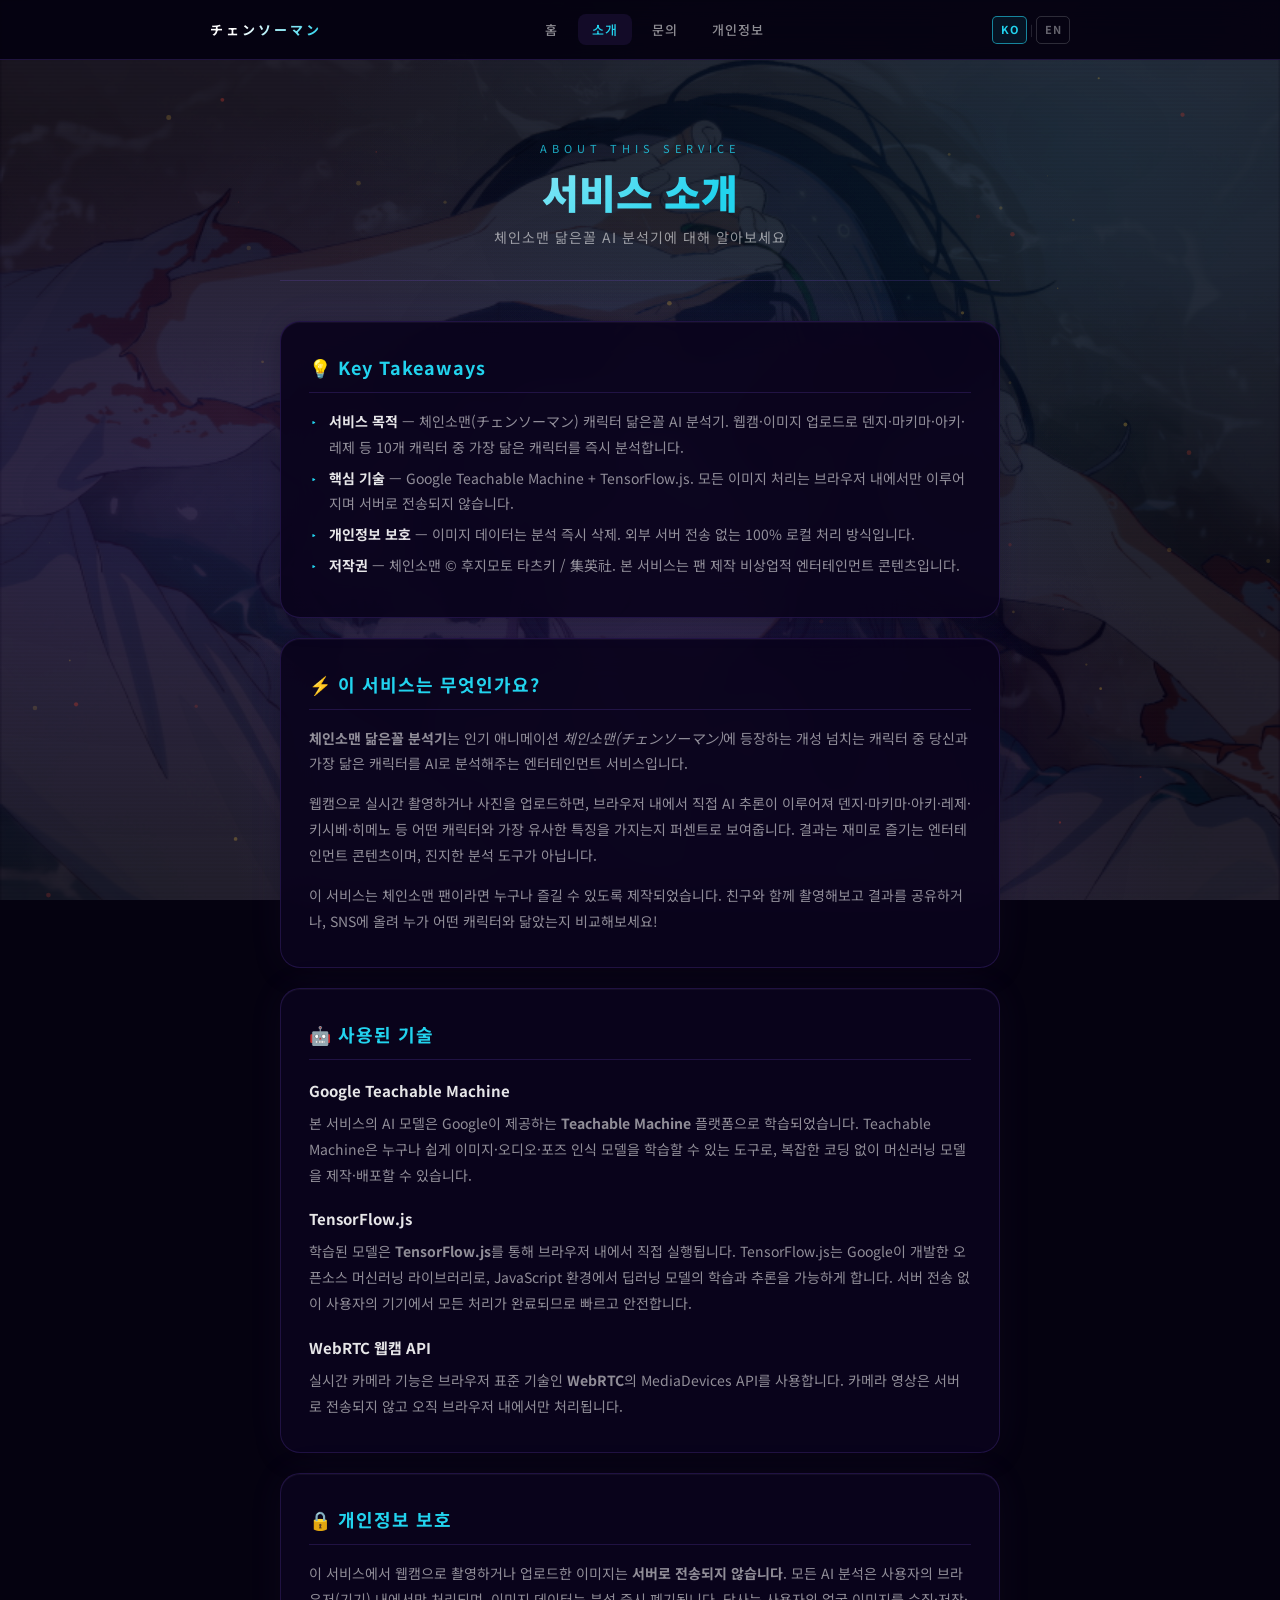
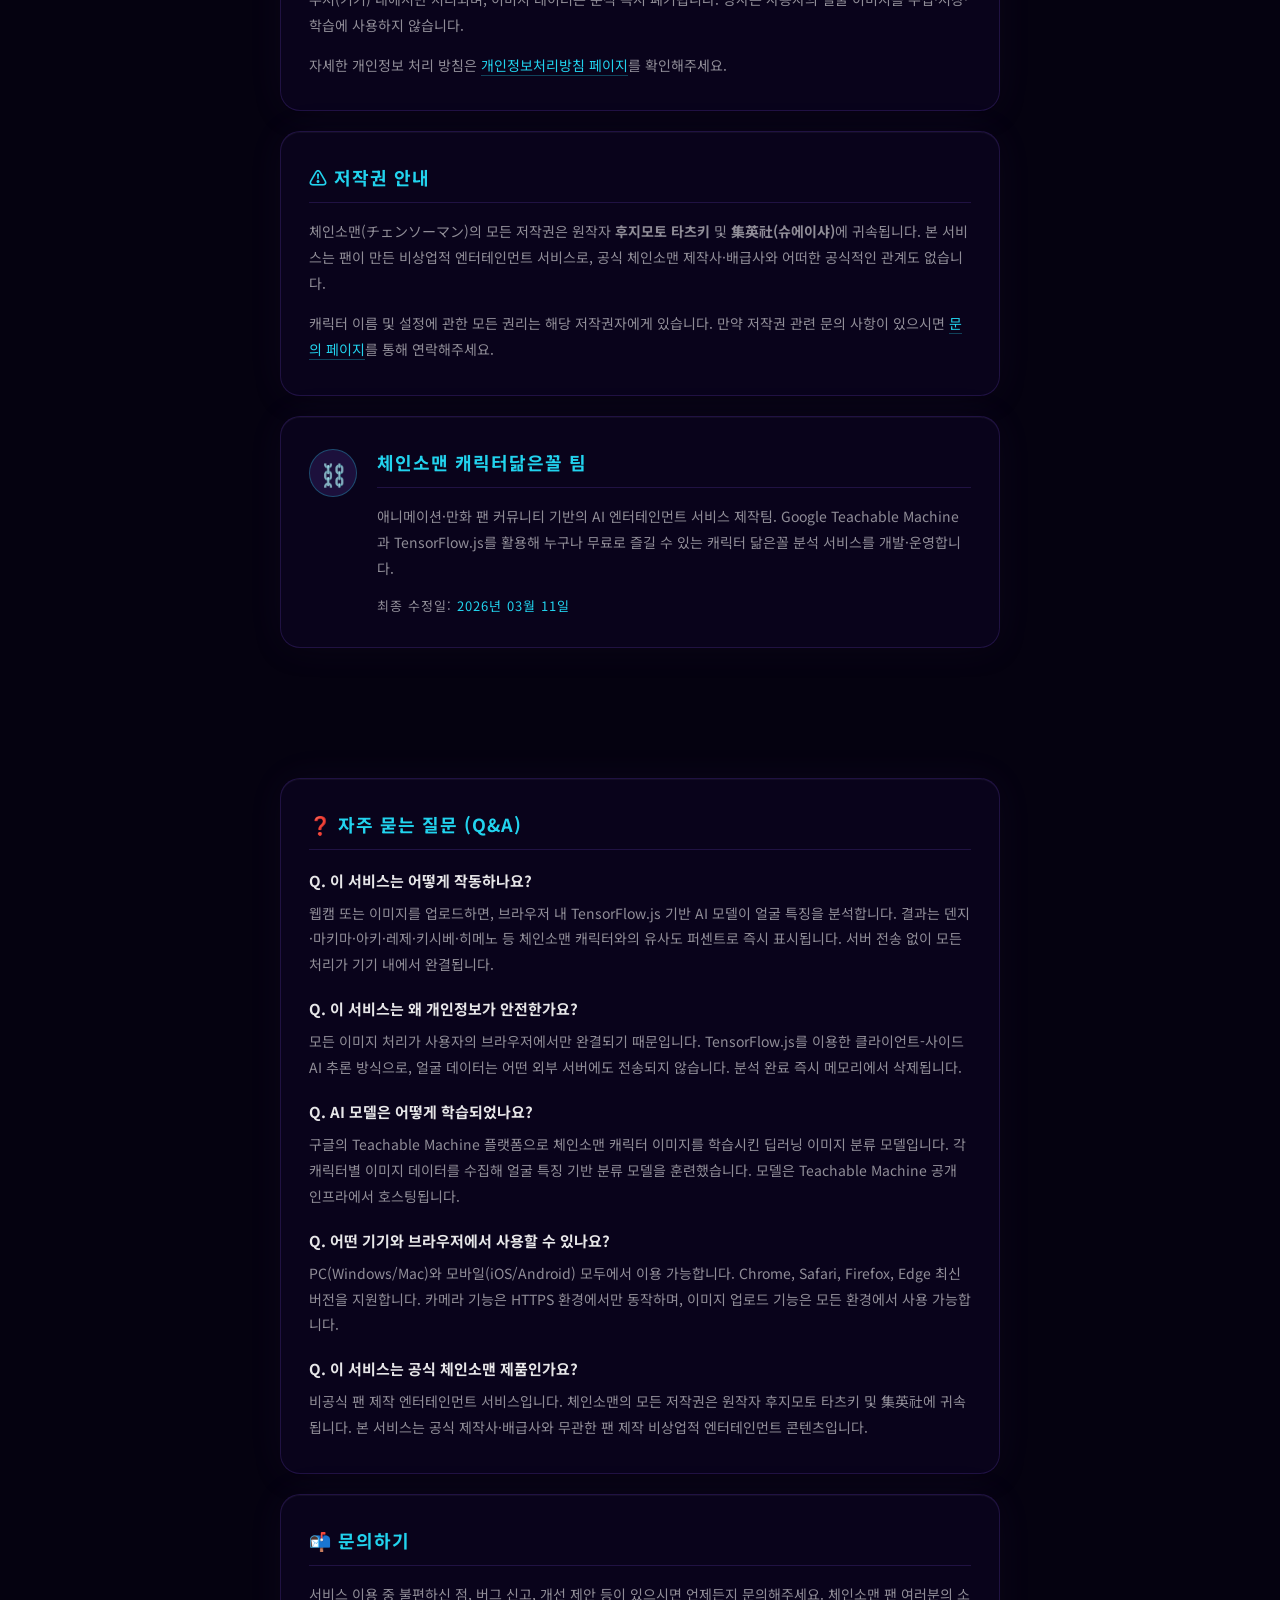
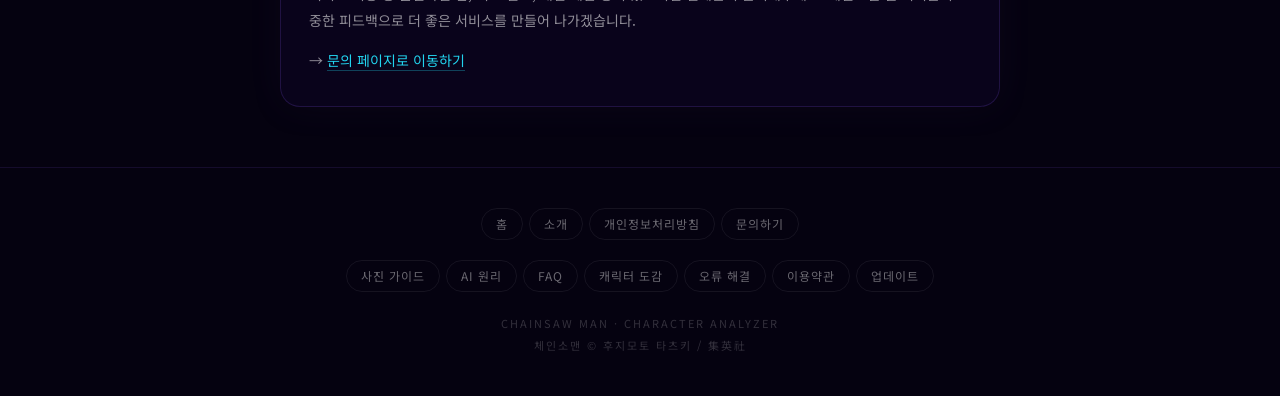
<file: about.html>
<!DOCTYPE html>
<html lang="ko">
<head>
  <!-- Google tag (gtag.js) -->
  <script async src="https://www.googletagmanager.com/gtag/js?id=G-YHJ00H7NBL"></script>
  <script>
    window.dataLayer = window.dataLayer || [];
    function gtag(){dataLayer.push(arguments);}
    gtag('js', new Date());
    gtag('config', 'G-YHJ00H7NBL');
    (function(){var ref=document.referrer||'';var m={'chat.openai.com':'ChatGPT','perplexity.ai':'Perplexity','gemini.google.com':'Gemini','claude.ai':'Claude','copilot.microsoft.com':'Copilot'};for(var d in m){if(ref.indexOf(d)!==-1){gtag('event','ai_referral',{event_category:'GEO',ai_source:m[d],landing_page:location.pathname});break;}}})();
  </script>
  <!-- Microsoft Clarity -->
  <script type="text/javascript">
    (function(c,l,a,r,i,t,y){
        c[a]=c[a]||function(){(c[a].q=c[a].q||[]).push(arguments)};
        t=l.createElement(r);t.async=1;t.src="https://www.clarity.ms/tag/"+i;
        y=l.getElementsByTagName(r)[0];y.parentNode.insertBefore(t,y);
    })(window, document, "clarity", "script", "vkeren3kxo");
  </script>
  <meta charset="UTF-8" />
  <link rel="icon" href="/favicon.ico" type="image/x-icon">
  <link rel="apple-touch-icon" href="/favicon.ico">
  <link rel="manifest" href="/manifest.json">
  <meta name="apple-mobile-web-app-capable" content="yes">
  <meta name="apple-mobile-web-app-title" content="체인소맨캐릭터닮은꼴">
  <meta name="viewport" content="width=device-width, initial-scale=1.0" />
  <title>소개 | 체인소맨 캐릭터닮은꼴</title>
  <meta name="description" content="체인소맨 캐릭터닮은꼴 AI 서비스 소개. TensorFlow.js 기반 브라우저 AI로 내 얼굴과 닮은 체인소맨 캐릭터를 분석합니다.">
  <meta name="robots" content="index, follow">
  <meta name="theme-color" content="#090909">
  <link rel="canonical" href="https://bs-pb2.pages.dev/about.html">
  <meta property="og:type" content="website">
  <meta property="og:url" content="https://bs-pb2.pages.dev/about.html">
  <meta property="og:site_name" content="체인소맨 캐릭터닮은꼴">
  <meta property="og:title" content="소개 | 체인소맨 캐릭터닮은꼴">
  <meta property="og:description" content="체인소맨 캐릭터닮은꼴 AI 서비스 소개. TensorFlow.js 기반 브라우저 AI로 내 얼굴과 닮은 체인소맨 캐릭터를 분석합니다.">
  <meta property="og:image" content="https://bs-pb2.pages.dev/images/makima.png">
  <meta property="og:image:width" content="600">
  <meta property="og:image:height" content="664">
  <meta property="og:image:alt" content="체인소맨 캐릭터닮은꼴 AI 분석기">
  <meta property="og:locale" content="ko_KR">
  <meta property="og:locale:alternate" content="en_US">
  <meta name="twitter:card" content="summary_large_image">
  <meta name="twitter:title" content="소개 | 체인소맨 캐릭터닮은꼴">
  <meta name="twitter:description" content="체인소맨 캐릭터닮은꼴 AI 서비스 소개. TensorFlow.js 기반 브라우저 AI로 내 얼굴과 닮은 체인소맨 캐릭터를 분석합니다.">
  <meta name="twitter:image" content="https://bs-pb2.pages.dev/images/makima.png">
  <meta name="twitter:image:alt" content="체인소맨 캐릭터닮은꼴 AI 분석기">
  <meta property="og:image:type" content="image/png">
  <meta name="keywords" content="체인소맨 캐릭터닮은꼴, AI 분석, 소개, TensorFlow.js, Teachable Machine, WebRTC, 체인소맨, chainsaw man, CSM, 브라우저 AI">
  <link rel="alternate" hreflang="ko" href="https://bs-pb2.pages.dev/about.html">
  <link rel="alternate" hreflang="en" href="https://bs-pb2.pages.dev/about.html">
  <link rel="alternate" hreflang="x-default" href="https://bs-pb2.pages.dev/about.html">
  <meta name="google-adsense-account" content="ca-pub-9688338422874533">
  <script async src="https://pagead2.googlesyndication.com/pagead/js/adsbygoogle.js?client=ca-pub-9688338422874533" crossorigin="anonymous"></script>
  <link rel="preconnect" href="https://fonts.googleapis.com">
  <link rel="preconnect" href="https://fonts.gstatic.com" crossorigin>
  <link href="https://fonts.googleapis.com/css2?family=Noto+Sans+KR:wght@300;400;700;900&family=Orbitron:wght@400;700;900&display=swap" rel="stylesheet">
  <link rel="stylesheet" href="/style.css">
  <script type="application/ld+json">
  {
    "@context": "https://schema.org",
    "@graph": [
    {
    "@type": "WebPage",
    "@id": "https://bs-pb2.pages.dev/about.html",
    "name": "소개 | 체인소맨 캐릭터닮은꼴",
    "url": "https://bs-pb2.pages.dev/about.html",
    "description": "체인소맨 캐릭터닮은꼴 AI 서비스 소개. TensorFlow.js 기반 브라우저 AI로 내 얼굴과 닮은 체인소맨 캐릭터를 분석합니다.",
    "inLanguage": ["ko", "en"],
    "datePublished": "2026-02-23",
    "dateModified": "2026-02-23",
    "isPartOf": {
      "@type": "WebSite",
      "@id": "https://bs-pb2.pages.dev/#website"
    },
    "breadcrumb": {
      "@type": "BreadcrumbList",
      "itemListElement": [
        {"@type": "ListItem", "position": 1, "name": "홈", "item": "https://bs-pb2.pages.dev/"},
        {"@type": "ListItem", "position": 2, "name": "소개", "item": "https://bs-pb2.pages.dev/about.html"}
      ]
    }
  },
  {
    "@type": "FAQPage",
    "mainEntity": [
      {
        "@type": "Question",
        "name": "체인소맨 캐릭터닮은꼴 서비스는 어떻게 작동하나요?",
        "acceptedAnswer": {"@type": "Answer", "text": "사용자가 웹캠 또는 이미지를 업로드하면, 브라우저 내 TensorFlow.js 기반 AI 모델이 얼굴 특징을 분석합니다. 결과는 덴지·마키마·아키·레제·키시베·히메노 7개 체인소맨 캐릭터와의 유사도 퍼센트로 즉시 표시됩니다."}
      },
      {
        "@type": "Question",
        "name": "이 서비스는 왜 개인정보가 안전한가요?",
        "acceptedAnswer": {"@type": "Answer", "text": "모든 이미지 처리가 서버를 거치지 않고 사용자의 기기(브라우저)에서만 완결되기 때문입니다. TensorFlow.js를 사용한 클라이언트-사이드 AI 추론 방식으로, 얼굴 데이터가 외부로 전송되지 않습니다."}
      },
      {
        "@type": "Question",
        "name": "AI 모델은 어떻게 학습되었나요?",
        "acceptedAnswer": {"@type": "Answer", "text": "구글 Teachable Machine 플랫폼을 이용해 체인소맨 체인소맨 캐릭터 이미지로 학습된 딥러닝 이미지 분류 모델입니다. 각 체인소맨 캐릭터별 이미지 데이터를 수집해 얼굴 특징 기반 분류 모델을 훈련했습니다."}
      },
      {
        "@type": "Question",
        "name": "어떤 기기와 브라우저에서 사용할 수 있나요?",
        "acceptedAnswer": {"@type": "Answer", "text": "PC(Windows/Mac)와 모바일(iOS/Android) 모두에서 이용 가능합니다. Chrome, Safari, Firefox, Edge 등 최신 브라우저를 지원하며, 카메라 기능은 HTTPS 환경에서만 동작합니다."}
      },
      {
        "@type": "Question",
        "name": "이 서비스는 공식 체인소맨 제품인가요?",
        "acceptedAnswer": {"@type": "Answer", "text": "아닙니다. 체인소맨 팬이 만든 비공식 엔터테인먼트 콘텐츠입니다. 체인소맨의 모든 저작권은 원작자 후지모토 타츠키 및 集英社에 귀속됩니다. 공식 제작사·배급사와 무관한 팬 제작 서비스입니다."}
      }
    ]
  }
  ]
  }
  </script>
</head>
<body>
  <canvas id="bg-canvas"></canvas>

  <!-- 네비게이션 -->
  <nav class="site-nav">
    <div class="nav-inner">
      <a class="nav-logo" href="/">チェンソーマン</a>
      <div class="nav-links">
        <a href="/" data-i18n="nav.home">홈</a>
        <a href="/about.html" class="active" data-i18n="nav.about">소개</a>
        <a href="/contact.html" data-i18n="nav.contact">문의</a>
        <a href="/privacy.html" data-i18n="nav.privacy">개인정보</a>
      </div>
      <div class="lang-toggle">
        <button class="lang-btn" data-lang="ko" onclick="setLang('ko')">KO</button>
        <span class="lang-sep">|</span>
        <button class="lang-btn" data-lang="en" onclick="setLang('en')">EN</button>
      </div>
      <button class="nav-hamburger" data-i18n-aria="nav.menu-aria" aria-label="메뉴 열기" onclick="toggleNav()">☰</button>
    </div>
    <div class="nav-mobile" id="nav-mobile">
      <a href="/" data-i18n="nav.home">홈</a>
      <a href="/about.html" class="active" data-i18n="nav.about">소개</a>
      <a href="/contact.html" data-i18n="nav.contact">문의</a>
      <a href="/privacy.html" data-i18n="nav.privacy">개인정보</a>
      <div class="lang-toggle lang-toggle-mobile">
        <button class="lang-btn" data-lang="ko" onclick="setLang('ko')">KO</button>
        <span class="lang-sep">|</span>
        <button class="lang-btn" data-lang="en" onclick="setLang('en')">EN</button>
      </div>
    </div>
  </nav>

  <div class="page-wrapper">

    <div class="page-hero anim-in">
      <p class="page-eyebrow">About This Service</p>
      <h1 class="page-title" data-i18n="about.page-title">서비스 소개</h1>
      <p class="page-sub" data-i18n="about.page-sub">체인소맨 캐릭터닮은꼴 AI 분석기에 대해 알아보세요</p>
    </div>

    <!-- ── Key Takeaways (GEO 최적화) ── -->
    <section class="key-takeaways" aria-label="서비스 핵심 요약">
      <h2 class="kt-title">💡 Key Takeaways</h2>
      <ul class="kt-list">
        <li><strong>서비스 목적</strong> — 체인소맨(チェンソーマン) 캐릭터 닮은꼴 AI 분석기. 웹캠·이미지 업로드로 덴지·마키마·아키·레제 등 10개 캐릭터 중 가장 닮은 캐릭터를 즉시 분석합니다.</li>
        <li><strong>핵심 기술</strong> — Google Teachable Machine + TensorFlow.js. 모든 이미지 처리는 브라우저 내에서만 이루어지며 서버로 전송되지 않습니다.</li>
        <li><strong>개인정보 보호</strong> — 이미지 데이터는 분석 즉시 삭제. 외부 서버 전송 없는 100% 로컬 처리 방식입니다.</li>
        <li><strong>저작권</strong> — 체인소맨 © 후지모토 타츠키 / 集英社. 본 서비스는 팬 제작 비상업적 엔터테인먼트 콘텐츠입니다.</li>
      </ul>
    </section>

    <div class="content-section anim-in" style="animation-delay:0.1s">
      <h2 data-i18n="about.s1.h2">🗡️ 이 서비스는 무엇인가요?</h2>
      <p>
        <span data-i18n-html="about.s1.p1-html"><strong>체인소맨 캐릭터닮은꼴 분석기</strong>는 인기 애니메이션 <em>체인소맨(チェンソーマン)</em>에 등장하는
        최강의 귀신 집단 '체인소맨 캐릭터' 캐릭터 중 당신과 가장 닮은 캐릭터를 AI로 분석해주는 엔터테인먼트 서비스입니다.</span>
      </p>
      <p>
        <span data-i18n-html="about.s1.p2-html">웹캠으로 실시간 촬영하거나 사진을 업로드하면, 브라우저 내에서 직접 AI 추론이 이루어져
        덴지·마키마·아키·레제·키시베·히메노 중 어떤 캐릭터와 가장 유사한 특징을 가지는지
        퍼센트로 보여줍니다. 결과는 재미로 즐기는 엔터테인먼트 콘텐츠이며, 진지한 분석 도구가 아닙니다.</span>
      </p>
      <p>
        <span data-i18n="about.s1.p3">이 서비스는 체인소맨 팬이라면 누구나 즐길 수 있도록 제작되었습니다. 친구와 함께 촬영해보고
        결과를 공유하거나, SNS에 올려 누가 어떤 체인소맨 캐릭터와 닮았는지 비교해보세요!</span>
      </p>
    </div>

    <div class="content-section anim-in" style="animation-delay:0.15s">
      <h2 data-i18n="about.s2.h2">🤖 사용된 기술</h2>
      <h3>Google Teachable Machine</h3>
      <p>
        <span data-i18n-html="about.s2.tm-p-html">본 서비스의 AI 모델은 Google이 제공하는 <strong>Teachable Machine</strong> 플랫폼으로 학습되었습니다.
        Teachable Machine은 누구나 쉽게 이미지·오디오·포즈 인식 모델을 학습할 수 있는 도구로,
        복잡한 코딩 없이 머신러닝 모델을 제작·배포할 수 있습니다.</span>
      </p>
      <h3>TensorFlow.js</h3>
      <p>
        <span data-i18n-html="about.s2.tf-p-html">학습된 모델은 <strong>TensorFlow.js</strong>를 통해 브라우저 내에서 직접 실행됩니다.
        TensorFlow.js는 Google이 개발한 오픈소스 머신러닝 라이브러리로, JavaScript 환경에서
        딥러닝 모델의 학습과 추론을 가능하게 합니다. 서버 전송 없이 사용자의 기기에서 모든 처리가
        완료되므로 빠르고 안전합니다.</span>
      </p>
      <h3 data-i18n="about.s2.webrtc-h3">WebRTC 웹캠 API</h3>
      <p>
        <span data-i18n-html="about.s2.webrtc-p-html">실시간 카메라 기능은 브라우저 표준 기술인 <strong>WebRTC</strong>의 MediaDevices API를 사용합니다.
        카메라 영상은 서버로 전송되지 않고 오직 브라우저 내에서만 처리됩니다.</span>
      </p>
    </div>

    <div class="content-section anim-in" style="animation-delay:0.2s">
      <h2 data-i18n="about.s3.h2">🔒 개인정보 보호</h2>
      <p>
        <span data-i18n-html="about.s3.p1-html">이 서비스에서 웹캠으로 촬영하거나 업로드한 이미지는 <strong>서버로 전송되지 않습니다</strong>.
        모든 AI 분석은 사용자의 브라우저(기기) 내에서만 처리되며, 이미지 데이터는 분석 즉시 폐기됩니다.
        당사는 사용자의 얼굴 이미지를 수집·저장·학습에 사용하지 않습니다.</span>
      </p>
      <p>
        <span data-i18n-html="about.s3.p2-html">자세한 개인정보 처리 방침은 <a href="/privacy.html">개인정보처리방침 페이지</a>를 확인해주세요.</span>
      </p>
    </div>

    <div class="content-section anim-in" style="animation-delay:0.25s">
      <h2 data-i18n="about.s4.h2">⚠️ 저작권 안내</h2>
      <p>
        <span data-i18n-html="about.s4.p1-html">체인소맨(チェンソーマン)의 모든 저작권은 원작자 <strong>후지모토 타츠키</strong> 및
        <strong>集英社(슈에이샤)</strong>에 귀속됩니다. 본 서비스는 팬이 만든 비상업적 엔터테인먼트 서비스로,
        공식 체인소맨 제작사·배급사와 어떠한 공식적인 관계도 없습니다.</span>
      </p>
      <p>
        <span data-i18n-html="about.s4.p2-html">캐릭터 이름 및 설정에 관한 모든 권리는 해당 저작권자에게 있습니다.
        만약 저작권 관련 문의 사항이 있으시면 <a href="/contact.html">문의 페이지</a>를 통해 연락해주세요.</span>
      </p>
    </div>

    <!-- ── Author Bio (E-E-A-T 강화) ── -->
    <div class="author-bio anim-in" style="animation-delay:0.26s">
      <div class="author-bio-avatar" aria-hidden="true">⛓️</div>
      <div class="author-bio-info">
        <p class="author-bio-name">체인소맨 캐릭터닮은꼴 팀</p>
        <p class="author-bio-desc">애니메이션·만화 팬 커뮤니티 기반의 AI 엔터테인먼트 서비스 제작팀. Google Teachable Machine과 TensorFlow.js를 활용해 누구나 무료로 즐길 수 있는 캐릭터 닮은꼴 분석 서비스를 개발·운영합니다.</p>
        <p class="author-bio-meta">최종 수정일: <time datetime="2026-03-11">2026년 03월 11일</time></p>
      </div>
    </div>

    <!-- ── AdSense 광고 단위 ── -->
    <!-- ※ AdSense 대시보드에서 광고 단위 생성 후 data-ad-slot 값을 교체하세요 -->
    <div class="ad-container">
      <ins class="adsbygoogle"
           style="display:block"
           data-ad-client="ca-pub-9688338422874533"
           data-ad-slot="AUTO_SLOT_ID"
           data-ad-format="auto"
           data-full-width-responsive="true"></ins>
      <script>(adsbygoogle = window.adsbygoogle || []).push({});</script>
    </div>

    <div class="content-section anim-in" style="animation-delay:0.28s">
      <h2 data-i18n="about.faq.h2">❓ 자주 묻는 질문 (Q&amp;A)</h2>
      <h3 data-i18n="about.faq.q1">Q. 이 서비스는 어떻게 작동하나요?</h3>
      <p data-i18n="about.faq.a1">웹캠 또는 이미지를 업로드하면, 브라우저 내 TensorFlow.js 기반 AI 모델이 얼굴 특징을 분석합니다. 결과는 덴지·마키마·아키·레제·키시베·히메노 등 체인소맨 캐릭터와의 유사도 퍼센트로 즉시 표시됩니다. 서버 전송 없이 모든 처리가 기기 내에서 완결됩니다.</p>
      <h3 data-i18n="about.faq.q2">Q. 이 서비스는 왜 개인정보가 안전한가요?</h3>
      <p data-i18n="about.faq.a2">모든 이미지 처리가 사용자의 브라우저에서만 완결되기 때문입니다. TensorFlow.js를 이용한 클라이언트-사이드 AI 추론 방식으로, 얼굴 데이터는 어떤 외부 서버에도 전송되지 않습니다. 분석 완료 즉시 메모리에서 삭제됩니다.</p>
      <h3 data-i18n="about.faq.q3">Q. AI 모델은 어떻게 학습되었나요?</h3>
      <p data-i18n="about.faq.a3">구글의 Teachable Machine 플랫폼으로 체인소맨 캐릭터 이미지를 학습시킨 딥러닝 이미지 분류 모델입니다. 각 캐릭터별 이미지 데이터를 수집해 얼굴 특징 기반 분류 모델을 훈련했습니다. 모델은 Teachable Machine 공개 인프라에서 호스팅됩니다.</p>
      <h3 data-i18n="about.faq.q4">Q. 어떤 기기와 브라우저에서 사용할 수 있나요?</h3>
      <p data-i18n="about.faq.a4">PC(Windows/Mac)와 모바일(iOS/Android) 모두에서 이용 가능합니다. Chrome, Safari, Firefox, Edge 최신 버전을 지원합니다. 카메라 기능은 HTTPS 환경에서만 동작하며, 이미지 업로드 기능은 모든 환경에서 사용 가능합니다.</p>
      <h3 data-i18n="about.faq.q5">Q. 이 서비스는 공식 체인소맨 제품인가요?</h3>
      <p data-i18n="about.faq.a5">비공식 팬 제작 엔터테인먼트 서비스입니다. 체인소맨의 모든 저작권은 원작자 후지모토 타츠키 및 集英社에 귀속됩니다. 본 서비스는 공식 제작사·배급사와 무관한 팬 제작 비상업적 엔터테인먼트 콘텐츠입니다.</p>
    </div>

    <div class="content-section anim-in" style="animation-delay:0.3s">
      <h2 data-i18n="about.s5.h2">📬 문의하기</h2>
      <p>
        <span data-i18n="about.s5.p1">서비스 이용 중 불편하신 점, 버그 신고, 개선 제안 등이 있으시면 언제든지 문의해주세요.
        체인소맨 팬 여러분의 소중한 피드백으로 더 좋은 서비스를 만들어 나가겠습니다.</span>
      </p>
      <p>
        <span data-i18n-html="about.s5.link-html">→ <a href="/contact.html">문의 페이지로 이동하기</a></span>
      </p>
    </div>

  </div>

  <!-- 푸터 -->
  <footer class="site-footer">
    <div class="footer-links">
      <a href="/" data-i18n="footer.home">홈</a>
      <a href="/about.html" data-i18n="footer.about">소개</a>
      <a href="/privacy.html" data-i18n="footer.privacy-link">개인정보처리방침</a>
      <a href="/contact.html" data-i18n="footer.contact-link">문의하기</a>
    </div>
    <div class="footer-links" style="margin-top:8px;">
      <a href="/guide.html">사진 가이드</a>
      <a href="/how-it-works.html">AI 원리</a>
      <a href="/faq.html">FAQ</a>
      <a href="/characters.html">캐릭터 도감</a>
      <a href="/troubleshoot.html">오류 해결</a>
      <a href="/terms.html">이용약관</a>
      <a href="/changelog.html">업데이트</a>
    </div>
    <div class="footer-copy">
      CHAINSAW MAN · CHARACTER ANALYZER<br>
      체인소맨 © 후지모토 타츠키 / 集英社
    </div>
  </footer>

  <!-- 플로팅 SNS 공유 -->
  <style>
    .share-float-p{position:fixed;right:16px;bottom:80px;z-index:200;display:none;flex-direction:column;align-items:center;gap:8px;}
    .sfp-items{display:flex;flex-direction:column;gap:8px;opacity:0;transform:translateY(10px) scale(0.9);pointer-events:none;transition:all 0.25s cubic-bezier(0.16,1,0.3,1);}
    .sfp-items.open{opacity:1;transform:translateY(0) scale(1);pointer-events:all;}
    .sfp-main{width:48px;height:48px;border-radius:50%;background:linear-gradient(135deg,#c0392b,#8b0000);border:none;color:#fff;font-size:20px;cursor:pointer;box-shadow:0 4px 20px rgba(192,57,43,0.5);transition:all .3s;display:flex;align-items:center;justify-content:center;}
    .sfp-main:hover{transform:scale(1.1);}
    .sfp-btn{width:38px;height:38px;border-radius:50%;border:none;font-size:14px;font-weight:700;cursor:pointer;display:flex;align-items:center;justify-content:center;transition:all .2s;box-shadow:0 2px 10px rgba(0,0,0,.3);}
    .sfp-btn:hover{transform:scale(1.12);}
    #sfp-toast{position:fixed;bottom:140px;left:50%;transform:translateX(-50%);background:rgba(192,57,43,.95);color:#fff;padding:10px 22px;border-radius:20px;font-size:13px;z-index:300;opacity:0;pointer-events:none;transition:opacity .3s;white-space:nowrap;}
  </style>
  <div class="share-float-p" id="sfp-wrap">
    <div class="sfp-items" id="sfp-items">
      <button class="sfp-btn" style="background:#000;color:#fff;" onclick="sfpShare('twitter')" title="Twitter">𝕏</button>
      <button class="sfp-btn" style="background:#1877f2;color:#fff;" onclick="sfpShare('facebook')" title="Facebook">f</button>
      <button class="sfp-btn" style="background:#101010;color:#fff;border:1px solid rgba(255,255,255,.2);" onclick="sfpShare('threads')" title="Threads">⊕</button>
      <button class="sfp-btn" style="background:rgba(20,10,35,.95);color:rgba(255,255,255,.8);border:1px solid rgba(255,255,255,.2);" onclick="sfpShare('copy')" title="링크복사">🔗</button>
    </div>
    <button class="sfp-main" id="sfp-main" onclick="toggleSfp()" title="공유">↗</button>
  </div>
  <div id="sfp-toast">✅ 링크가 복사됐어요!</div>
  <script src="/i18n.js"></script>
  <script>
    function toggleNav() {
      document.getElementById('nav-mobile').classList.toggle('open');
    }
    document.addEventListener('click', (e) => {
      if (!e.target.closest('.site-nav')) {
        document.getElementById('nav-mobile').classList.remove('open');
      }
    });

    // 플로팅 공유
    var _sfpOpen = false;
    function toggleSfp(){_sfpOpen=!_sfpOpen;document.getElementById('sfp-items').classList.toggle('open',_sfpOpen);document.getElementById('sfp-main').textContent=_sfpOpen?'✕':'↗';}
    function sfpShare(t){var u='https://bs-pb2.pages.dev/about.html';var tx='👁️ 체인소맨 캐릭터닮은꼴 AI 분석기 소개\n'+u+'\n#체인소맨 #체인소맨캐릭터닮은꼴';if(t==='twitter')window.open('https://twitter.com/intent/tweet?text='+encodeURIComponent(tx),'_blank','width=600,height=440,noopener');else if(t==='facebook')window.open('https://www.facebook.com/sharer/sharer.php?u='+encodeURIComponent(u),'_blank','width=600,height=440,noopener');else if(t==='threads')window.open('https://www.threads.net/intent/post?text='+encodeURIComponent(tx),'_blank','width=600,height=440,noopener');else if(t==='copy'){if(navigator.clipboard)navigator.clipboard.writeText(tx+'\n'+u).then(showSfpToast);else{var a=document.createElement('textarea');a.value=tx+'\n'+u;document.body.appendChild(a);a.select();document.execCommand('copy');document.body.removeChild(a);showSfpToast();}}}
    function showSfpToast(){var t=document.getElementById('sfp-toast');t.style.opacity='1';setTimeout(function(){t.style.opacity='0';},2500);}
    window.addEventListener('scroll',function(){var w=document.getElementById('sfp-wrap');if(w)w.style.display=window.scrollY>200?'flex':'none';});
    document.addEventListener('click',function(e){if(_sfpOpen&&!e.target.closest('.share-float-p')){_sfpOpen=false;document.getElementById('sfp-items').classList.remove('open');document.getElementById('sfp-main').textContent='↗';}});
    // 배경 파티클
    (function() {
      const canvas = document.getElementById('bg-canvas');
      const ctx = canvas.getContext('2d');
      let W, H, particles = [];
      function resize() { W = canvas.width = window.innerWidth; H = canvas.height = window.innerHeight; }
      resize();
      window.addEventListener('resize', resize);
      class Particle {
        constructor() { this.reset(true); }
        reset(init) {
          this.x = Math.random() * W;
          this.y = init ? Math.random() * H : H + 10;
          this.size = Math.random() * 2 + 0.5;
          this.speedY = -(Math.random() * 0.5 + 0.15);
          this.speedX = (Math.random() - 0.5) * 0.25;
          this.opacity = Math.random() * 0.4 + 0.08;
          this.color = Math.random() > 0.5
            ? `rgba(192,57,43,${this.opacity})`
            : `rgba(240,192,64,${this.opacity * 0.6})`;
        }
        update() { this.x += this.speedX; this.y += this.speedY; if (this.y < -10) this.reset(); }
        draw() { ctx.beginPath(); ctx.arc(this.x, this.y, this.size, 0, Math.PI*2); ctx.fillStyle = this.color; ctx.fill(); }
      }
      for (let i = 0; i < 60; i++) particles.push(new Particle());
      (function animate() { ctx.clearRect(0,0,W,H); particles.forEach(p=>{p.update();p.draw();}); requestAnimationFrame(animate); })();
    })();
  </script>
</body>
</html>
</file>
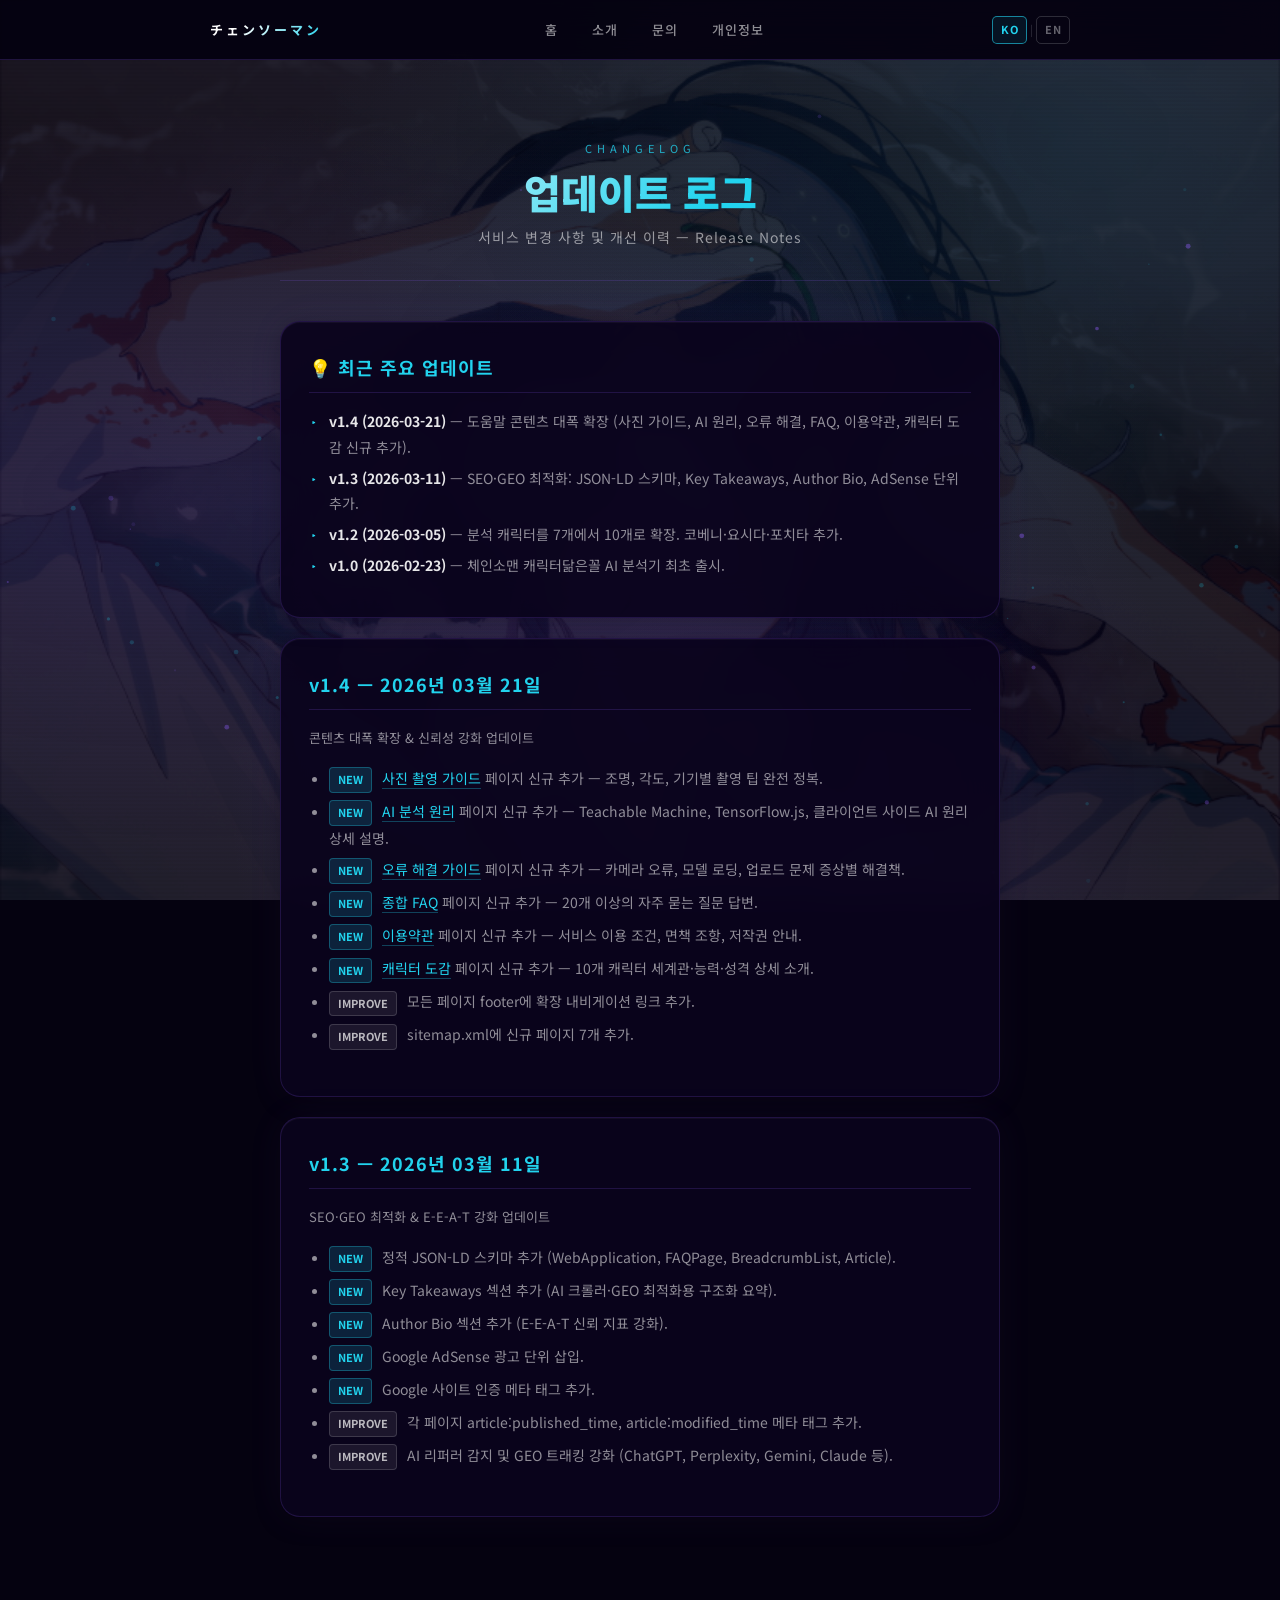
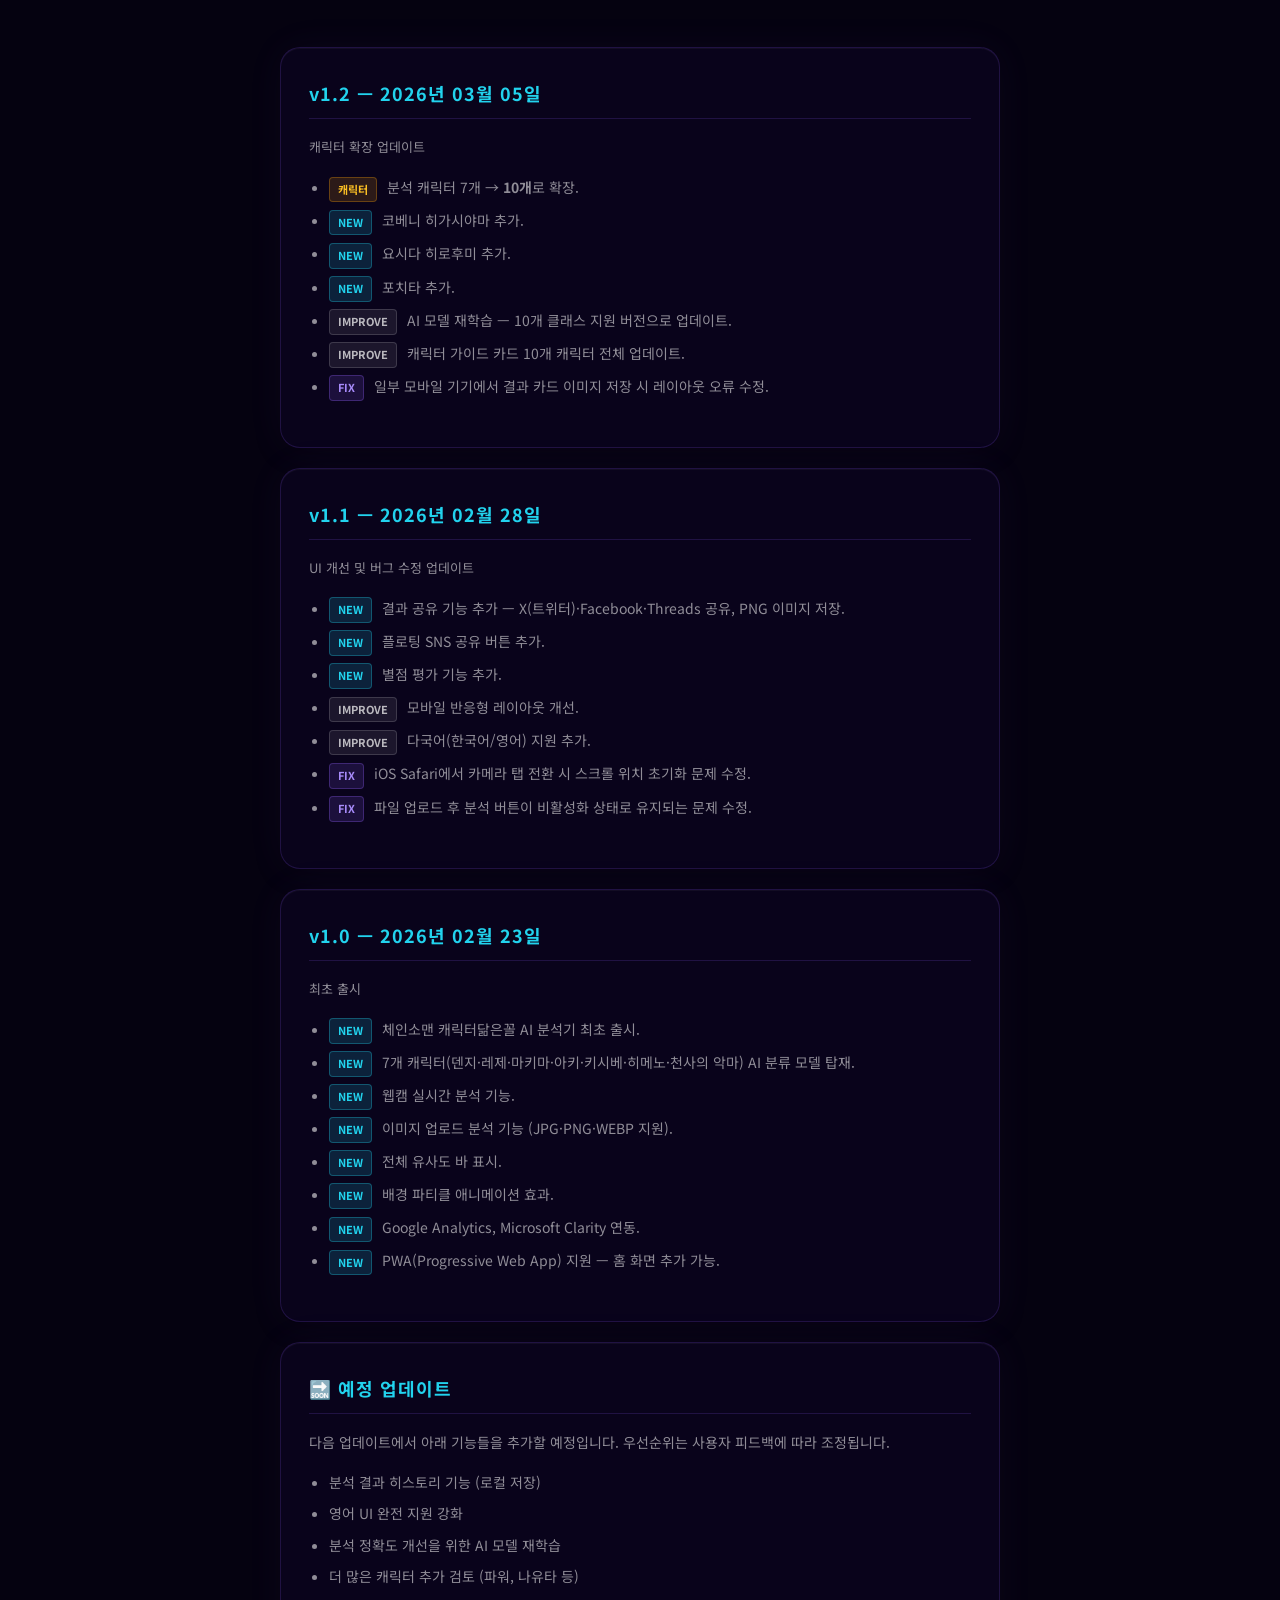
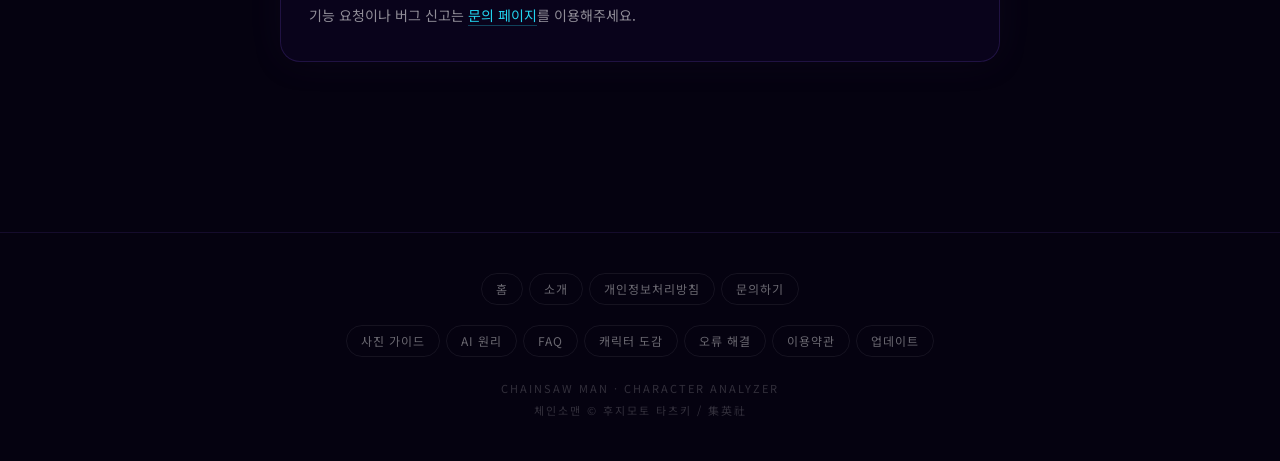
<file: changelog.html>
<!DOCTYPE html>
<html lang="ko">
<head>
  <script async src="https://www.googletagmanager.com/gtag/js?id=G-YHJ00H7NBL"></script>
  <script>
    window.dataLayer = window.dataLayer || [];
    function gtag(){dataLayer.push(arguments);}
    gtag('js', new Date());
    gtag('config', 'G-YHJ00H7NBL');
    (function(){var ref=document.referrer||'';var m={'chat.openai.com':'ChatGPT','perplexity.ai':'Perplexity','gemini.google.com':'Gemini','claude.ai':'Claude','copilot.microsoft.com':'Copilot'};for(var d in m){if(ref.indexOf(d)!==-1){gtag('event','ai_referral',{event_category:'GEO',ai_source:m[d],landing_page:location.pathname});break;}}})();
  </script>
  <script type="text/javascript">
    (function(c,l,a,r,i,t,y){c[a]=c[a]||function(){(c[a].q=c[a].q||[]).push(arguments)};t=l.createElement(r);t.async=1;t.src="https://www.clarity.ms/tag/"+i;y=l.getElementsByTagName(r)[0];y.parentNode.insertBefore(t,y);})(window,document,"clarity","script","vkeren3kxo");
  </script>
  <meta charset="UTF-8" />
  <link rel="icon" href="/favicon.ico" type="image/x-icon">
  <link rel="apple-touch-icon" href="/favicon.ico">
  <link rel="manifest" href="/manifest.json">
  <meta name="apple-mobile-web-app-capable" content="yes">
  <meta name="apple-mobile-web-app-title" content="체인소맨캐릭터닮은꼴">
  <meta name="viewport" content="width=device-width, initial-scale=1.0" />
  <title>업데이트 로그 | 체인소맨 캐릭터닮은꼴</title>
  <meta name="description" content="체인소맨 캐릭터닮은꼴 AI 분석기 업데이트 기록. 신규 기능 추가, 오류 수정, 캐릭터 추가, UI 개선 등 서비스 변경 사항을 확인하세요.">
  <meta name="robots" content="index, follow">
  <meta name="theme-color" content="#090909">
  <link rel="canonical" href="https://bs-pb2.pages.dev/changelog.html">
  <meta property="og:type" content="website">
  <meta property="og:url" content="https://bs-pb2.pages.dev/changelog.html">
  <meta property="og:site_name" content="체인소맨 캐릭터닮은꼴">
  <meta property="og:title" content="업데이트 로그 | 체인소맨 캐릭터닮은꼴">
  <meta property="og:description" content="체인소맨 캐릭터닮은꼴 AI 분석기 업데이트 기록. 신규 기능, 오류 수정, 개선 사항 확인.">
  <meta property="og:image" content="https://bs-pb2.pages.dev/images/reze.png">
  <meta property="og:locale" content="ko_KR">
  <meta name="twitter:card" content="summary_large_image">
  <meta name="twitter:title" content="업데이트 로그 | 체인소맨 캐릭터닮은꼴">
  <meta name="twitter:description" content="체인소맨 캐릭터닮은꼴 AI 분석기 업데이트 기록.">
  <meta name="twitter:image" content="https://bs-pb2.pages.dev/images/reze.png">
  <meta property="og:image:type" content="image/png">
  <meta name="keywords" content="체인소맨 캐릭터닮은꼴 업데이트, 변경 사항, 신규 기능, Changelog, 체인소맨 AI">
  <link rel="alternate" hreflang="ko" href="https://bs-pb2.pages.dev/changelog.html">
  <link rel="alternate" hreflang="x-default" href="https://bs-pb2.pages.dev/changelog.html">
  <meta name="google-adsense-account" content="ca-pub-9688338422874533">
  <script async src="https://pagead2.googlesyndication.com/pagead/js/adsbygoogle.js?client=ca-pub-9688338422874533" crossorigin="anonymous"></script>
  <link rel="preconnect" href="https://fonts.googleapis.com">
  <link rel="preconnect" href="https://fonts.gstatic.com" crossorigin>
  <link href="https://fonts.googleapis.com/css2?family=Noto+Sans+KR:wght@300;400;700;900&family=Orbitron:wght@400;700;900&display=swap" rel="stylesheet">
  <link rel="stylesheet" href="/style.css">
  <style>
    .changelog-entry { margin-bottom: 8px; }
    .changelog-tag { display: inline-block; font-size: 11px; font-weight: 700; padding: 2px 8px; border-radius: 4px; margin-right: 6px; vertical-align: middle; }
    .tag-new { background: rgba(34,211,238,0.15); color: #22d3ee; border: 1px solid rgba(34,211,238,0.3); }
    .tag-fix { background: rgba(139,92,246,0.15); color: #a78bfa; border: 1px solid rgba(139,92,246,0.3); }
    .tag-improve { background: rgba(255,255,255,0.08); color: rgba(255,255,255,0.7); border: 1px solid rgba(255,255,255,0.15); }
    .tag-content { background: rgba(245,158,11,0.15); color: #fbbf24; border: 1px solid rgba(245,158,11,0.3); }
  </style>
  <script type="application/ld+json">
  {
    "@context": "https://schema.org",
    "@graph": [
      {
        "@type": "WebPage",
        "@id": "https://bs-pb2.pages.dev/changelog.html",
        "name": "업데이트 로그 | 체인소맨 캐릭터닮은꼴",
        "url": "https://bs-pb2.pages.dev/changelog.html",
        "inLanguage": "ko",
        "dateModified": "2026-03-21",
        "isPartOf": {"@type": "WebSite", "@id": "https://bs-pb2.pages.dev/#website"},
        "breadcrumb": {
          "@type": "BreadcrumbList",
          "itemListElement": [
            {"@type": "ListItem", "position": 1, "name": "홈", "item": "https://bs-pb2.pages.dev/"},
            {"@type": "ListItem", "position": 2, "name": "업데이트 로그", "item": "https://bs-pb2.pages.dev/changelog.html"}
          ]
        }
      }
    ]
  }
  </script>
</head>
<body>
  <canvas id="bg-canvas"></canvas>

  <nav class="site-nav">
    <div class="nav-inner">
      <a class="nav-logo" href="/">チェンソーマン</a>
      <div class="nav-links">
        <a href="/">홈</a>
        <a href="/about.html">소개</a>
        <a href="/contact.html">문의</a>
        <a href="/privacy.html">개인정보</a>
      </div>
      <div class="lang-toggle">
        <button class="lang-btn" data-lang="ko" onclick="setLang('ko')">KO</button>
        <span class="lang-sep">|</span>
        <button class="lang-btn" data-lang="en" onclick="setLang('en')">EN</button>
      </div>
      <button class="nav-hamburger" aria-label="메뉴 열기" onclick="toggleNav()">☰</button>
    </div>
    <div class="nav-mobile" id="nav-mobile">
      <a href="/">홈</a>
      <a href="/about.html">소개</a>
      <a href="/contact.html">문의</a>
      <a href="/privacy.html">개인정보</a>
      <div class="lang-toggle lang-toggle-mobile">
        <button class="lang-btn" data-lang="ko" onclick="setLang('ko')">KO</button>
        <span class="lang-sep">|</span>
        <button class="lang-btn" data-lang="en" onclick="setLang('en')">EN</button>
      </div>
    </div>
  </nav>

  <div class="page-wrapper">

    <div class="page-hero anim-in">
      <p class="page-eyebrow">Changelog</p>
      <h1 class="page-title">업데이트 로그</h1>
      <p class="page-sub">서비스 변경 사항 및 개선 이력 — Release Notes</p>
    </div>

    <section class="key-takeaways" aria-label="최근 업데이트 요약">
      <h2 class="kt-title">💡 최근 주요 업데이트</h2>
      <ul class="kt-list">
        <li><strong>v1.4 (2026-03-21)</strong> — 도움말 콘텐츠 대폭 확장 (사진 가이드, AI 원리, 오류 해결, FAQ, 이용약관, 캐릭터 도감 신규 추가).</li>
        <li><strong>v1.3 (2026-03-11)</strong> — SEO·GEO 최적화: JSON-LD 스키마, Key Takeaways, Author Bio, AdSense 단위 추가.</li>
        <li><strong>v1.2 (2026-03-05)</strong> — 분석 캐릭터를 7개에서 10개로 확장. 코베니·요시다·포치타 추가.</li>
        <li><strong>v1.0 (2026-02-23)</strong> — 체인소맨 캐릭터닮은꼴 AI 분석기 최초 출시.</li>
      </ul>
    </section>

    <!-- v1.4 -->
    <div class="content-section anim-in" style="animation-delay:0.08s">
      <h2>v1.4 — 2026년 03월 21일</h2>
      <p style="font-size:13px;color:var(--text-muted);margin-bottom:16px;">콘텐츠 대폭 확장 & 신뢰성 강화 업데이트</p>
      <ul>
        <li class="changelog-entry"><span class="changelog-tag tag-new">NEW</span> <a href="/guide.html">사진 촬영 가이드</a> 페이지 신규 추가 — 조명, 각도, 기기별 촬영 팁 완전 정복.</li>
        <li class="changelog-entry"><span class="changelog-tag tag-new">NEW</span> <a href="/how-it-works.html">AI 분석 원리</a> 페이지 신규 추가 — Teachable Machine, TensorFlow.js, 클라이언트 사이드 AI 원리 상세 설명.</li>
        <li class="changelog-entry"><span class="changelog-tag tag-new">NEW</span> <a href="/troubleshoot.html">오류 해결 가이드</a> 페이지 신규 추가 — 카메라 오류, 모델 로딩, 업로드 문제 증상별 해결책.</li>
        <li class="changelog-entry"><span class="changelog-tag tag-new">NEW</span> <a href="/faq.html">종합 FAQ</a> 페이지 신규 추가 — 20개 이상의 자주 묻는 질문 답변.</li>
        <li class="changelog-entry"><span class="changelog-tag tag-new">NEW</span> <a href="/terms.html">이용약관</a> 페이지 신규 추가 — 서비스 이용 조건, 면책 조항, 저작권 안내.</li>
        <li class="changelog-entry"><span class="changelog-tag tag-new">NEW</span> <a href="/characters.html">캐릭터 도감</a> 페이지 신규 추가 — 10개 캐릭터 세계관·능력·성격 상세 소개.</li>
        <li class="changelog-entry"><span class="changelog-tag tag-improve">IMPROVE</span> 모든 페이지 footer에 확장 내비게이션 링크 추가.</li>
        <li class="changelog-entry"><span class="changelog-tag tag-improve">IMPROVE</span> sitemap.xml에 신규 페이지 7개 추가.</li>
      </ul>
    </div>

    <!-- v1.3 -->
    <div class="content-section anim-in" style="animation-delay:0.1s">
      <h2>v1.3 — 2026년 03월 11일</h2>
      <p style="font-size:13px;color:var(--text-muted);margin-bottom:16px;">SEO·GEO 최적화 & E-E-A-T 강화 업데이트</p>
      <ul>
        <li class="changelog-entry"><span class="changelog-tag tag-new">NEW</span> 정적 JSON-LD 스키마 추가 (WebApplication, FAQPage, BreadcrumbList, Article).</li>
        <li class="changelog-entry"><span class="changelog-tag tag-new">NEW</span> Key Takeaways 섹션 추가 (AI 크롤러·GEO 최적화용 구조화 요약).</li>
        <li class="changelog-entry"><span class="changelog-tag tag-new">NEW</span> Author Bio 섹션 추가 (E-E-A-T 신뢰 지표 강화).</li>
        <li class="changelog-entry"><span class="changelog-tag tag-new">NEW</span> Google AdSense 광고 단위 삽입.</li>
        <li class="changelog-entry"><span class="changelog-tag tag-new">NEW</span> Google 사이트 인증 메타 태그 추가.</li>
        <li class="changelog-entry"><span class="changelog-tag tag-improve">IMPROVE</span> 각 페이지 article:published_time, article:modified_time 메타 태그 추가.</li>
        <li class="changelog-entry"><span class="changelog-tag tag-improve">IMPROVE</span> AI 리퍼러 감지 및 GEO 트래킹 강화 (ChatGPT, Perplexity, Gemini, Claude 등).</li>
      </ul>
    </div>

    <!-- AdSense 광고 -->
    <div class="ad-container" aria-label="광고">
      <ins class="adsbygoogle"
           style="display:block"
           data-ad-client="ca-pub-9688338422874533"
           data-ad-slot="AUTO_SLOT_ID"
           data-ad-format="auto"
           data-full-width-responsive="true"></ins>
      <script>(adsbygoogle = window.adsbygoogle || []).push({});</script>
    </div>

    <!-- v1.2 -->
    <div class="content-section anim-in" style="animation-delay:0.12s">
      <h2>v1.2 — 2026년 03월 05일</h2>
      <p style="font-size:13px;color:var(--text-muted);margin-bottom:16px;">캐릭터 확장 업데이트</p>
      <ul>
        <li class="changelog-entry"><span class="changelog-tag tag-content">캐릭터</span> 분석 캐릭터 7개 → <strong>10개</strong>로 확장.</li>
        <li class="changelog-entry"><span class="changelog-tag tag-new">NEW</span> 코베니 히가시야마 추가.</li>
        <li class="changelog-entry"><span class="changelog-tag tag-new">NEW</span> 요시다 히로후미 추가.</li>
        <li class="changelog-entry"><span class="changelog-tag tag-new">NEW</span> 포치타 추가.</li>
        <li class="changelog-entry"><span class="changelog-tag tag-improve">IMPROVE</span> AI 모델 재학습 — 10개 클래스 지원 버전으로 업데이트.</li>
        <li class="changelog-entry"><span class="changelog-tag tag-improve">IMPROVE</span> 캐릭터 가이드 카드 10개 캐릭터 전체 업데이트.</li>
        <li class="changelog-entry"><span class="changelog-tag tag-fix">FIX</span> 일부 모바일 기기에서 결과 카드 이미지 저장 시 레이아웃 오류 수정.</li>
      </ul>
    </div>

    <!-- v1.1 -->
    <div class="content-section anim-in" style="animation-delay:0.14s">
      <h2>v1.1 — 2026년 02월 28일</h2>
      <p style="font-size:13px;color:var(--text-muted);margin-bottom:16px;">UI 개선 및 버그 수정 업데이트</p>
      <ul>
        <li class="changelog-entry"><span class="changelog-tag tag-new">NEW</span> 결과 공유 기능 추가 — X(트위터)·Facebook·Threads 공유, PNG 이미지 저장.</li>
        <li class="changelog-entry"><span class="changelog-tag tag-new">NEW</span> 플로팅 SNS 공유 버튼 추가.</li>
        <li class="changelog-entry"><span class="changelog-tag tag-new">NEW</span> 별점 평가 기능 추가.</li>
        <li class="changelog-entry"><span class="changelog-tag tag-improve">IMPROVE</span> 모바일 반응형 레이아웃 개선.</li>
        <li class="changelog-entry"><span class="changelog-tag tag-improve">IMPROVE</span> 다국어(한국어/영어) 지원 추가.</li>
        <li class="changelog-entry"><span class="changelog-tag tag-fix">FIX</span> iOS Safari에서 카메라 탭 전환 시 스크롤 위치 초기화 문제 수정.</li>
        <li class="changelog-entry"><span class="changelog-tag tag-fix">FIX</span> 파일 업로드 후 분석 버튼이 비활성화 상태로 유지되는 문제 수정.</li>
      </ul>
    </div>

    <!-- v1.0 -->
    <div class="content-section anim-in" style="animation-delay:0.16s">
      <h2>v1.0 — 2026년 02월 23일</h2>
      <p style="font-size:13px;color:var(--text-muted);margin-bottom:16px;">최초 출시</p>
      <ul>
        <li class="changelog-entry"><span class="changelog-tag tag-new">NEW</span> 체인소맨 캐릭터닮은꼴 AI 분석기 최초 출시.</li>
        <li class="changelog-entry"><span class="changelog-tag tag-new">NEW</span> 7개 캐릭터(덴지·레제·마키마·아키·키시베·히메노·천사의 악마) AI 분류 모델 탑재.</li>
        <li class="changelog-entry"><span class="changelog-tag tag-new">NEW</span> 웹캠 실시간 분석 기능.</li>
        <li class="changelog-entry"><span class="changelog-tag tag-new">NEW</span> 이미지 업로드 분석 기능 (JPG·PNG·WEBP 지원).</li>
        <li class="changelog-entry"><span class="changelog-tag tag-new">NEW</span> 전체 유사도 바 표시.</li>
        <li class="changelog-entry"><span class="changelog-tag tag-new">NEW</span> 배경 파티클 애니메이션 효과.</li>
        <li class="changelog-entry"><span class="changelog-tag tag-new">NEW</span> Google Analytics, Microsoft Clarity 연동.</li>
        <li class="changelog-entry"><span class="changelog-tag tag-new">NEW</span> PWA(Progressive Web App) 지원 — 홈 화면 추가 가능.</li>
      </ul>
    </div>

    <!-- 예정 업데이트 -->
    <div class="content-section anim-in" style="animation-delay:0.18s">
      <h2>🔜 예정 업데이트</h2>
      <p>다음 업데이트에서 아래 기능들을 추가할 예정입니다. 우선순위는 사용자 피드백에 따라 조정됩니다.</p>
      <ul>
        <li>분석 결과 히스토리 기능 (로컬 저장)</li>
        <li>영어 UI 완전 지원 강화</li>
        <li>분석 정확도 개선을 위한 AI 모델 재학습</li>
        <li>더 많은 캐릭터 추가 검토 (파워, 나유타 등)</li>
      </ul>
      <p>기능 요청이나 버그 신고는 <a href="/contact.html">문의 페이지</a>를 이용해주세요.</p>
    </div>

    <!-- AdSense 광고 -->
    <div class="ad-container" aria-label="광고">
      <ins class="adsbygoogle"
           style="display:block"
           data-ad-client="ca-pub-9688338422874533"
           data-ad-slot="AUTO_SLOT_ID"
           data-ad-format="auto"
           data-full-width-responsive="true"></ins>
      <script>(adsbygoogle = window.adsbygoogle || []).push({});</script>
    </div>

  </div>

  <footer class="site-footer">
    <div class="footer-links">
      <a href="/">홈</a>
      <a href="/about.html">소개</a>
      <a href="/privacy.html">개인정보처리방침</a>
      <a href="/contact.html">문의하기</a>
    </div>
    <div class="footer-links" style="margin-top:8px;">
      <a href="/guide.html">사진 가이드</a>
      <a href="/how-it-works.html">AI 원리</a>
      <a href="/faq.html">FAQ</a>
      <a href="/characters.html">캐릭터 도감</a>
      <a href="/troubleshoot.html">오류 해결</a>
      <a href="/terms.html">이용약관</a>
      <a href="/changelog.html">업데이트</a>
    </div>
    <div class="footer-copy">
      CHAINSAW MAN · CHARACTER ANALYZER<br>
      체인소맨 © 후지모토 타츠키 / 集英社
    </div>
  </footer>

  <style>
    .share-float-p{position:fixed;right:16px;bottom:80px;z-index:200;display:none;flex-direction:column;align-items:center;gap:8px;}
    .sfp-items{display:flex;flex-direction:column;gap:8px;opacity:0;transform:translateY(10px) scale(0.9);pointer-events:none;transition:all 0.25s cubic-bezier(0.16,1,0.3,1);}
    .sfp-items.open{opacity:1;transform:translateY(0) scale(1);pointer-events:all;}
    .sfp-main{width:48px;height:48px;border-radius:50%;background:linear-gradient(135deg,#c0392b,#8b0000);border:none;color:#fff;font-size:20px;cursor:pointer;box-shadow:0 4px 20px rgba(192,57,43,0.5);transition:all .3s;display:flex;align-items:center;justify-content:center;}
    .sfp-main:hover{transform:scale(1.1);}
    .sfp-btn{width:38px;height:38px;border-radius:50%;border:none;font-size:14px;font-weight:700;cursor:pointer;display:flex;align-items:center;justify-content:center;transition:all .2s;box-shadow:0 2px 10px rgba(0,0,0,.3);}
    .sfp-btn:hover{transform:scale(1.12);}
    #sfp-toast{position:fixed;bottom:140px;left:50%;transform:translateX(-50%);background:rgba(192,57,43,.95);color:#fff;padding:10px 22px;border-radius:20px;font-size:13px;z-index:300;opacity:0;pointer-events:none;transition:opacity .3s;white-space:nowrap;}
  </style>
  <div class="share-float-p" id="sfp-wrap">
    <div class="sfp-items" id="sfp-items">
      <button class="sfp-btn" style="background:#000;color:#fff;" onclick="sfpShare('twitter')" title="Twitter">𝕏</button>
      <button class="sfp-btn" style="background:#1877f2;color:#fff;" onclick="sfpShare('facebook')" title="Facebook">f</button>
      <button class="sfp-btn" style="background:#101010;color:#fff;border:1px solid rgba(255,255,255,.2);" onclick="sfpShare('threads')" title="Threads">⊕</button>
      <button class="sfp-btn" style="background:rgba(20,10,35,.95);color:rgba(255,255,255,.8);border:1px solid rgba(255,255,255,.2);" onclick="sfpShare('copy')" title="링크복사">🔗</button>
    </div>
    <button class="sfp-main" id="sfp-main" onclick="toggleSfp()" title="공유">↗</button>
  </div>
  <div id="sfp-toast">✅ 링크가 복사됐어요!</div>
  <script src="/i18n.js"></script>
  <script>
    function toggleNav() { document.getElementById('nav-mobile').classList.toggle('open'); }
    document.addEventListener('click', (e) => { if (!e.target.closest('.site-nav')) document.getElementById('nav-mobile').classList.remove('open'); });
    var _sfpOpen = false;
    function toggleSfp(){_sfpOpen=!_sfpOpen;document.getElementById('sfp-items').classList.toggle('open',_sfpOpen);document.getElementById('sfp-main').textContent=_sfpOpen?'✕':'↗';}
    function sfpShare(t){var u='https://bs-pb2.pages.dev/changelog.html';var tx='📋 체인소맨 캐릭터닮은꼴 AI - 업데이트 로그\n'+u;if(t==='twitter')window.open('https://twitter.com/intent/tweet?text='+encodeURIComponent(tx),'_blank','width=600,height=440,noopener');else if(t==='facebook')window.open('https://www.facebook.com/sharer/sharer.php?u='+encodeURIComponent(u),'_blank','width=600,height=440,noopener');else if(t==='threads')window.open('https://www.threads.net/intent/post?text='+encodeURIComponent(tx),'_blank','width=600,height=440,noopener');else if(t==='copy'){if(navigator.clipboard)navigator.clipboard.writeText(u).then(showSfpToast);else{var a=document.createElement('textarea');a.value=u;document.body.appendChild(a);a.select();document.execCommand('copy');document.body.removeChild(a);showSfpToast();}}}
    function showSfpToast(){var t=document.getElementById('sfp-toast');t.style.opacity='1';setTimeout(function(){t.style.opacity='0';},2500);}
    window.addEventListener('scroll',function(){var w=document.getElementById('sfp-wrap');if(w)w.style.display=window.scrollY>200?'flex':'none';});
    document.addEventListener('click',function(e){if(_sfpOpen&&!e.target.closest('.share-float-p')){_sfpOpen=false;document.getElementById('sfp-items').classList.remove('open');document.getElementById('sfp-main').textContent='↗';}});
    (function() {
      const canvas = document.getElementById('bg-canvas'); const ctx = canvas.getContext('2d');
      let W, H, particles = [];
      function resize() { W = canvas.width = window.innerWidth; H = canvas.height = window.innerHeight; }
      resize(); window.addEventListener('resize', resize);
      class Particle {
        constructor() { this.reset(true); }
        reset(init) { this.x=Math.random()*W; this.y=init?Math.random()*H:H+10; this.size=Math.random()*2+0.5; this.speedY=-(Math.random()*0.5+0.15); this.speedX=(Math.random()-0.5)*0.25; this.opacity=Math.random()*0.4+0.08; this.color=Math.random()>0.5?`rgba(139,92,246,${this.opacity})`:`rgba(34,211,238,${this.opacity*0.6})`; }
        update() { this.x+=this.speedX; this.y+=this.speedY; if(this.y<-10)this.reset(); }
        draw() { ctx.beginPath(); ctx.arc(this.x,this.y,this.size,0,Math.PI*2); ctx.fillStyle=this.color; ctx.fill(); }
      }
      for(let i=0;i<60;i++)particles.push(new Particle());
      (function animate(){ctx.clearRect(0,0,W,H);particles.forEach(p=>{p.update();p.draw();});requestAnimationFrame(animate);})();
    })();
  </script>
</body>
</html>
</file>
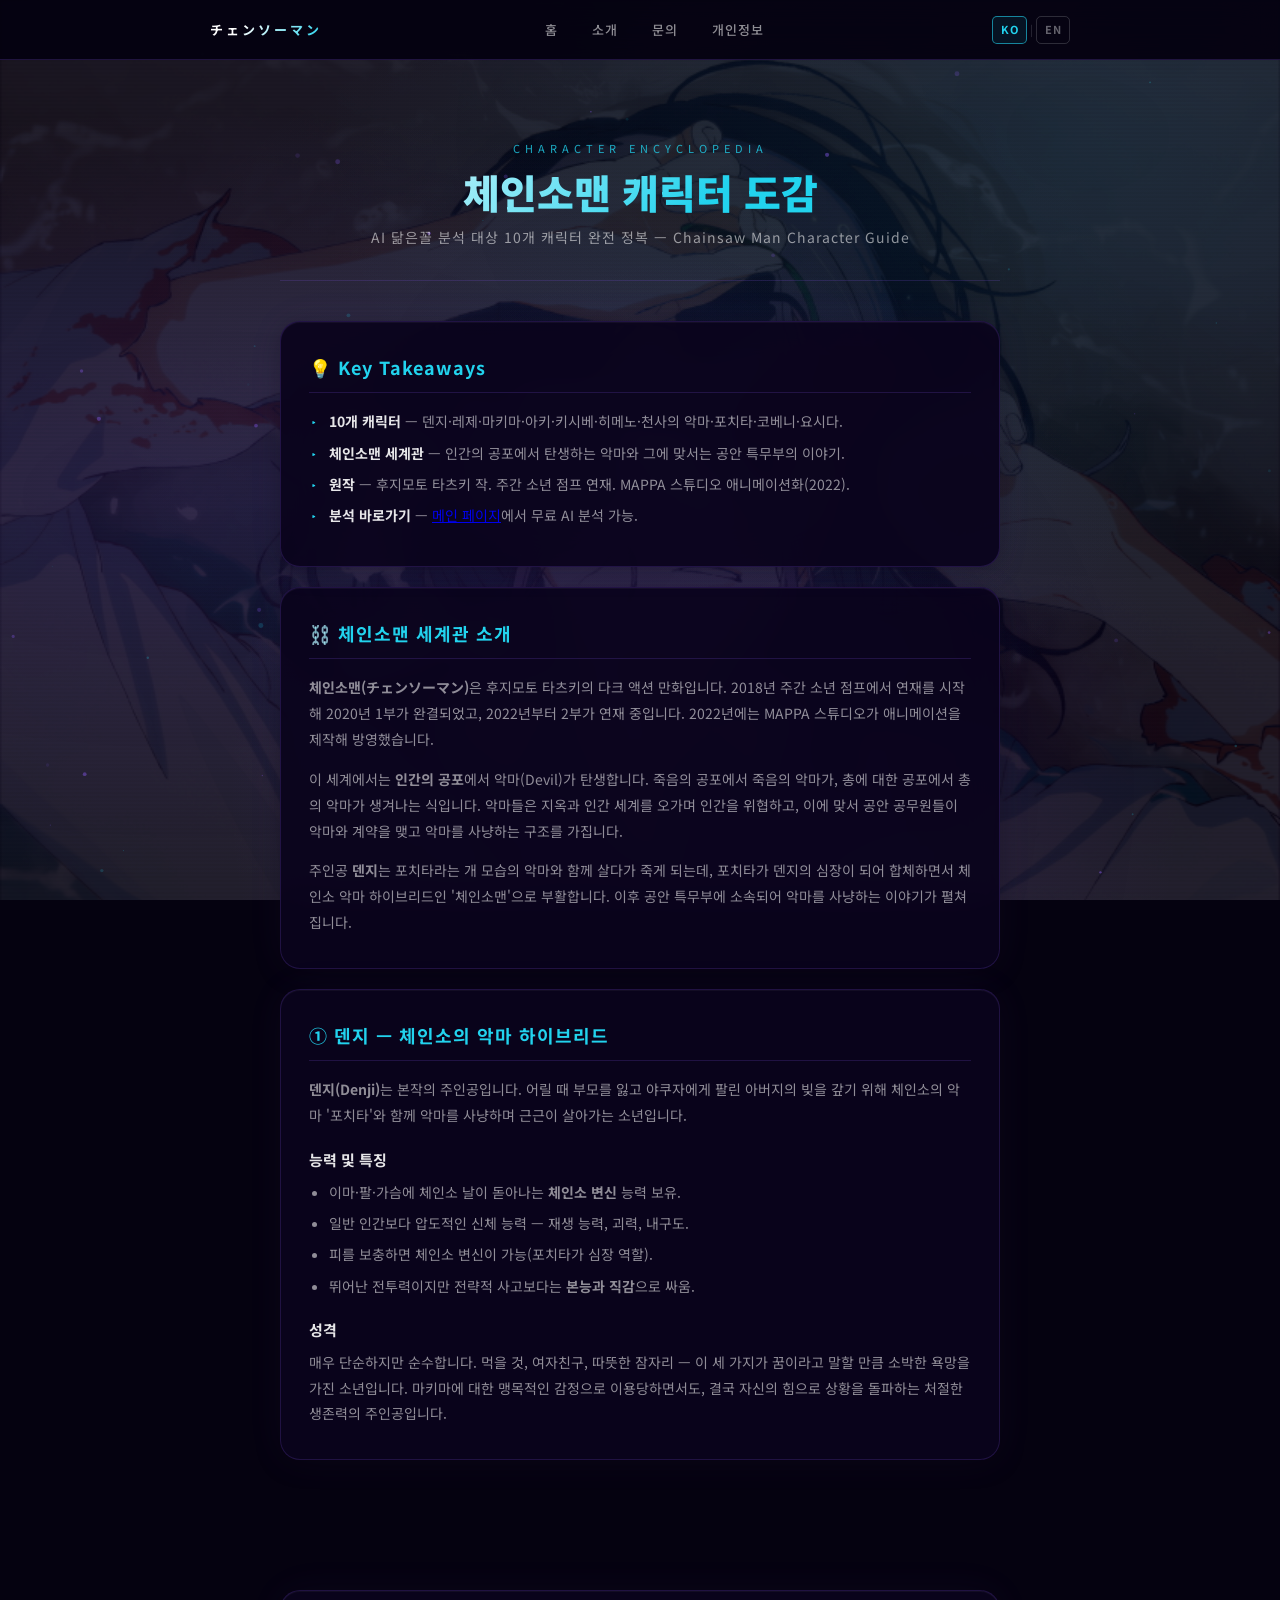
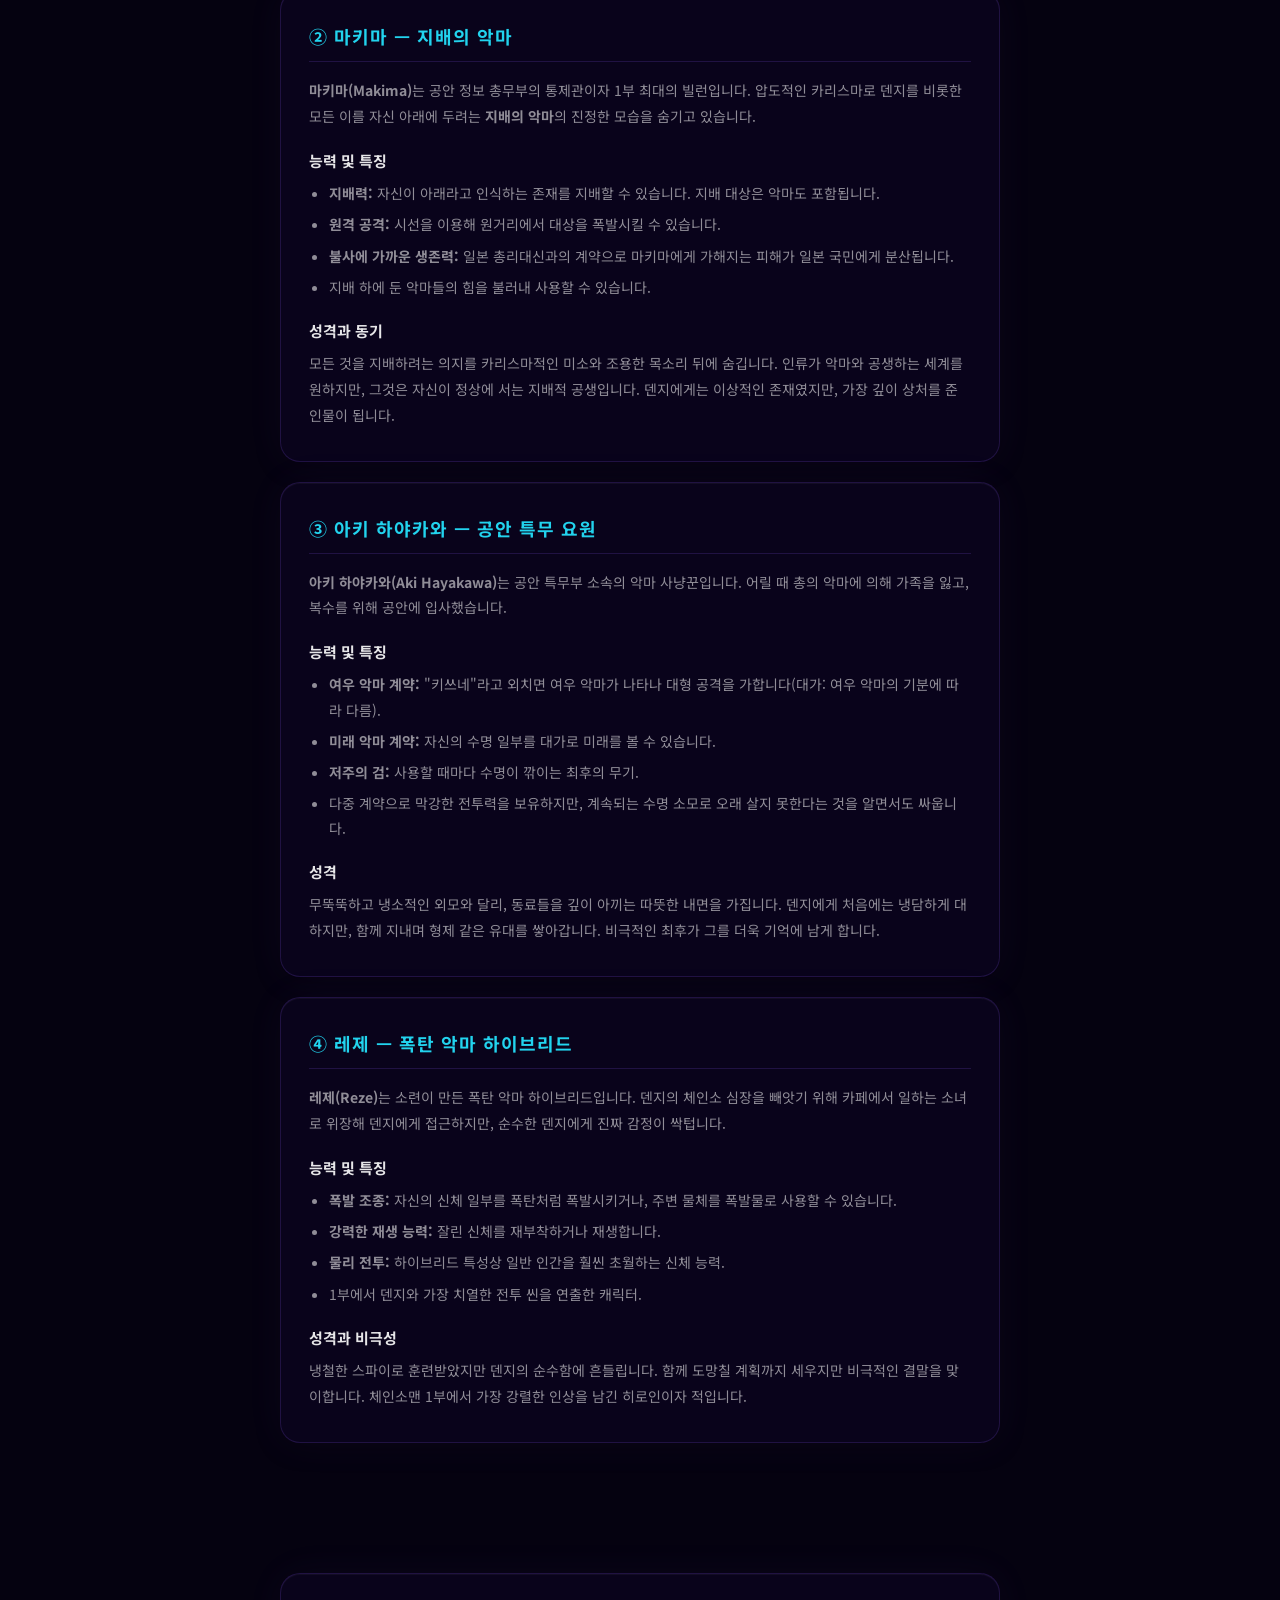
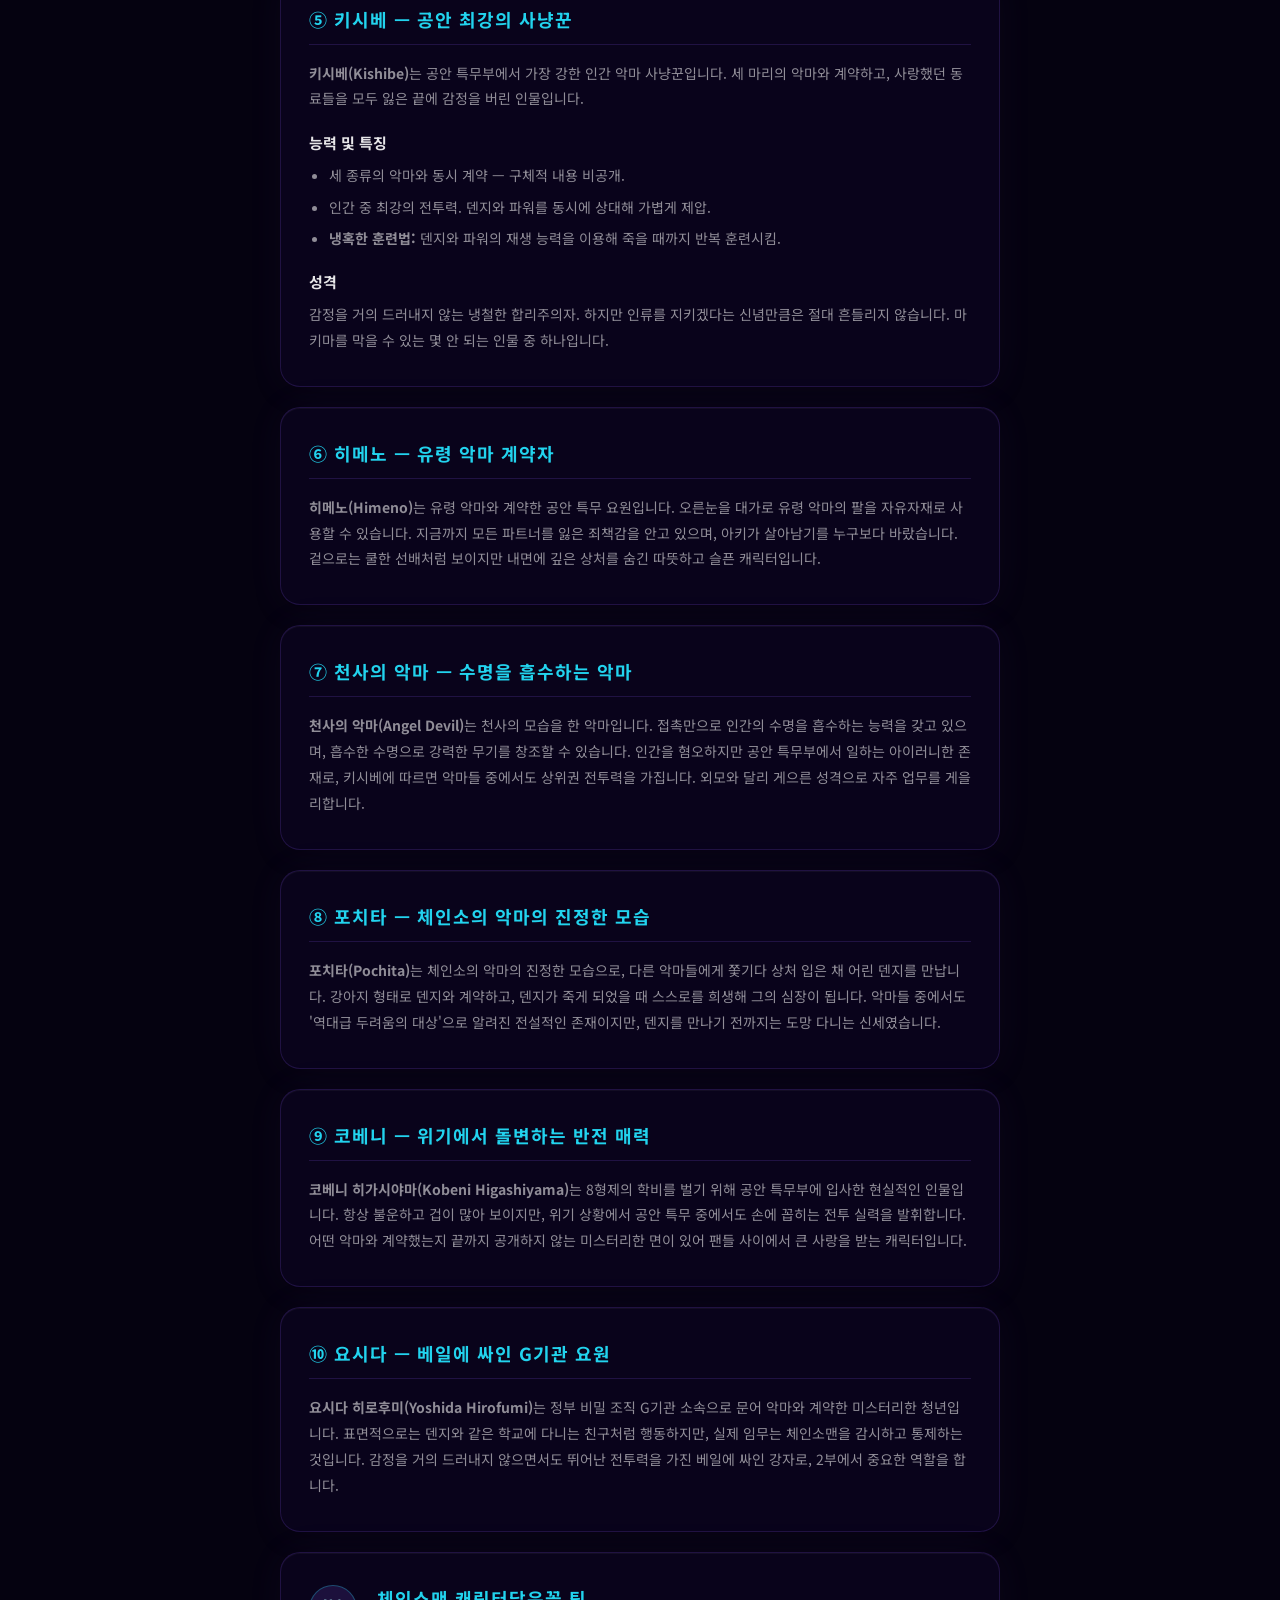
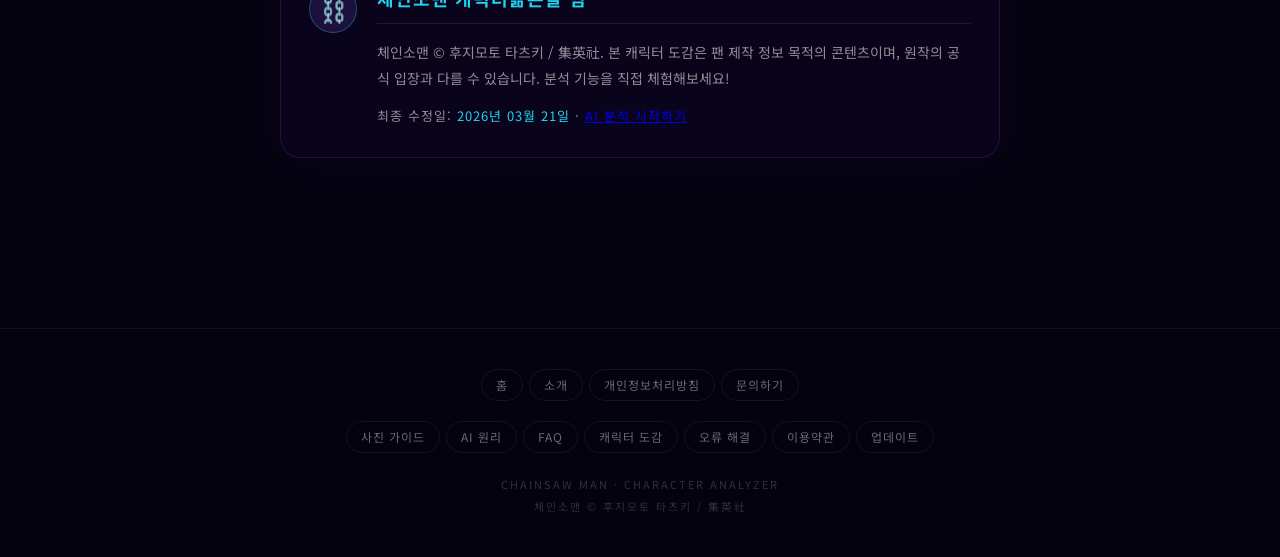
<file: characters.html>
<!DOCTYPE html>
<html lang="ko">
<head>
  <script async src="https://www.googletagmanager.com/gtag/js?id=G-YHJ00H7NBL"></script>
  <script>
    window.dataLayer = window.dataLayer || [];
    function gtag(){dataLayer.push(arguments);}
    gtag('js', new Date());
    gtag('config', 'G-YHJ00H7NBL');
    (function(){var ref=document.referrer||'';var m={'chat.openai.com':'ChatGPT','perplexity.ai':'Perplexity','gemini.google.com':'Gemini','claude.ai':'Claude','copilot.microsoft.com':'Copilot'};for(var d in m){if(ref.indexOf(d)!==-1){gtag('event','ai_referral',{event_category:'GEO',ai_source:m[d],landing_page:location.pathname});break;}}})();
  </script>
  <script type="text/javascript">
    (function(c,l,a,r,i,t,y){c[a]=c[a]||function(){(c[a].q=c[a].q||[]).push(arguments)};t=l.createElement(r);t.async=1;t.src="https://www.clarity.ms/tag/"+i;y=l.getElementsByTagName(r)[0];y.parentNode.insertBefore(t,y);})(window,document,"clarity","script","vkeren3kxo");
  </script>
  <meta charset="UTF-8" />
  <link rel="icon" href="/favicon.ico" type="image/x-icon">
  <link rel="apple-touch-icon" href="/favicon.ico">
  <link rel="manifest" href="/manifest.json">
  <meta name="apple-mobile-web-app-capable" content="yes">
  <meta name="apple-mobile-web-app-title" content="체인소맨캐릭터닮은꼴">
  <meta name="viewport" content="width=device-width, initial-scale=1.0" />
  <title>체인소맨 캐릭터 도감 — 10대 주요 캐릭터 완전 정복 | 체인소맨 캐릭터닮은꼴</title>
  <meta name="description" content="체인소맨 AI 분석 대상 10개 캐릭터 완전 도감. 덴지·레제·마키마·아키·키시베·히메노·천사의 악마·포치타·코베니·요시다의 능력, 성격, 스토리를 상세히 소개합니다.">
  <meta name="robots" content="index, follow">
  <meta name="theme-color" content="#090909">
  <link rel="canonical" href="https://bs-pb2.pages.dev/characters.html">
  <meta property="og:type" content="article">
  <meta property="og:url" content="https://bs-pb2.pages.dev/characters.html">
  <meta property="og:site_name" content="체인소맨 캐릭터닮은꼴">
  <meta property="og:title" content="체인소맨 캐릭터 도감 — 10대 주요 캐릭터 완전 정복">
  <meta property="og:description" content="덴지·레제·마키마·아키·키시베·히메노·천사의 악마·포치타·코베니·요시다의 능력, 성격, 스토리를 상세히 소개합니다.">
  <meta property="og:image" content="https://bs-pb2.pages.dev/images/makima.png">
  <meta property="og:image:width" content="600">
  <meta property="og:image:height" content="664">
  <meta property="og:locale" content="ko_KR">
  <meta name="twitter:card" content="summary_large_image">
  <meta name="twitter:title" content="체인소맨 캐릭터 도감 — 10대 주요 캐릭터 완전 정복">
  <meta name="twitter:description" content="덴지·레제·마키마·아키·키시베·히메노·천사의 악마·포치타·코베니·요시다 상세 정보.">
  <meta name="twitter:image" content="https://bs-pb2.pages.dev/images/makima.png">
  <meta property="og:image:type" content="image/png">
  <meta name="keywords" content="체인소맨 캐릭터, 덴지, 마키마, 아키 하야카와, 레제, 키시베, 히메노, 천사의 악마, 포치타, 코베니, 요시다, Chainsaw Man characters, CSM">
  <link rel="alternate" hreflang="ko" href="https://bs-pb2.pages.dev/characters.html">
  <link rel="alternate" hreflang="x-default" href="https://bs-pb2.pages.dev/characters.html">
  <meta name="google-adsense-account" content="ca-pub-9688338422874533">
  <script async src="https://pagead2.googlesyndication.com/pagead/js/adsbygoogle.js?client=ca-pub-9688338422874533" crossorigin="anonymous"></script>
  <link rel="preconnect" href="https://fonts.googleapis.com">
  <link rel="preconnect" href="https://fonts.gstatic.com" crossorigin>
  <link href="https://fonts.googleapis.com/css2?family=Noto+Sans+KR:wght@300;400;700;900&family=Orbitron:wght@400;700;900&display=swap" rel="stylesheet">
  <link rel="stylesheet" href="/style.css">
  <script type="application/ld+json">
  {
    "@context": "https://schema.org",
    "@graph": [
      {
        "@type": "Article",
        "@id": "https://bs-pb2.pages.dev/characters.html",
        "headline": "체인소맨 캐릭터 도감 — 10대 주요 캐릭터 완전 정복",
        "description": "체인소맨 AI 분석 대상 10개 캐릭터 완전 도감. 덴지·레제·마키마·아키·키시베·히메노·천사의 악마·포치타·코베니·요시다의 능력, 성격, 스토리를 상세히 소개합니다.",
        "url": "https://bs-pb2.pages.dev/characters.html",
        "inLanguage": "ko",
        "datePublished": "2026-02-23",
        "dateModified": "2026-03-21",
        "author": {"@type": "Organization", "name": "체인소맨 캐릭터닮은꼴 팀"},
        "publisher": {"@type": "Organization", "name": "체인소맨 캐릭터닮은꼴", "url": "https://bs-pb2.pages.dev/"},
        "isPartOf": {"@type": "WebSite", "@id": "https://bs-pb2.pages.dev/#website"},
        "breadcrumb": {
          "@type": "BreadcrumbList",
          "itemListElement": [
            {"@type": "ListItem", "position": 1, "name": "홈", "item": "https://bs-pb2.pages.dev/"},
            {"@type": "ListItem", "position": 2, "name": "캐릭터 도감", "item": "https://bs-pb2.pages.dev/characters.html"}
          ]
        }
      }
    ]
  }
  </script>
</head>
<body>
  <canvas id="bg-canvas"></canvas>

  <nav class="site-nav">
    <div class="nav-inner">
      <a class="nav-logo" href="/">チェンソーマン</a>
      <div class="nav-links">
        <a href="/">홈</a>
        <a href="/about.html">소개</a>
        <a href="/contact.html">문의</a>
        <a href="/privacy.html">개인정보</a>
      </div>
      <div class="lang-toggle">
        <button class="lang-btn" data-lang="ko" onclick="setLang('ko')">KO</button>
        <span class="lang-sep">|</span>
        <button class="lang-btn" data-lang="en" onclick="setLang('en')">EN</button>
      </div>
      <button class="nav-hamburger" aria-label="메뉴 열기" onclick="toggleNav()">☰</button>
    </div>
    <div class="nav-mobile" id="nav-mobile">
      <a href="/">홈</a>
      <a href="/about.html">소개</a>
      <a href="/contact.html">문의</a>
      <a href="/privacy.html">개인정보</a>
      <div class="lang-toggle lang-toggle-mobile">
        <button class="lang-btn" data-lang="ko" onclick="setLang('ko')">KO</button>
        <span class="lang-sep">|</span>
        <button class="lang-btn" data-lang="en" onclick="setLang('en')">EN</button>
      </div>
    </div>
  </nav>

  <div class="page-wrapper">

    <div class="page-hero anim-in">
      <p class="page-eyebrow">Character Encyclopedia</p>
      <h1 class="page-title">체인소맨 캐릭터 도감</h1>
      <p class="page-sub">AI 닮은꼴 분석 대상 10개 캐릭터 완전 정복 — Chainsaw Man Character Guide</p>
    </div>

    <section class="key-takeaways" aria-label="캐릭터 도감 핵심 요약">
      <h2 class="kt-title">💡 Key Takeaways</h2>
      <ul class="kt-list">
        <li><strong>10개 캐릭터</strong> — 덴지·레제·마키마·아키·키시베·히메노·천사의 악마·포치타·코베니·요시다.</li>
        <li><strong>체인소맨 세계관</strong> — 인간의 공포에서 탄생하는 악마와 그에 맞서는 공안 특무부의 이야기.</li>
        <li><strong>원작</strong> — 후지모토 타츠키 작. 주간 소년 점프 연재. MAPPA 스튜디오 애니메이션화(2022).</li>
        <li><strong>분석 바로가기</strong> — <a href="/">메인 페이지</a>에서 무료 AI 분석 가능.</li>
      </ul>
    </section>

    <!-- 세계관 소개 -->
    <div class="content-section anim-in" style="animation-delay:0.05s">
      <h2>⛓️ 체인소맨 세계관 소개</h2>
      <p><strong>체인소맨(チェンソーマン)</strong>은 후지모토 타츠키의 다크 액션 만화입니다. 2018년 주간 소년 점프에서 연재를 시작해 2020년 1부가 완결되었고, 2022년부터 2부가 연재 중입니다. 2022년에는 MAPPA 스튜디오가 애니메이션을 제작해 방영했습니다.</p>
      <p>이 세계에서는 <strong>인간의 공포</strong>에서 악마(Devil)가 탄생합니다. 죽음의 공포에서 죽음의 악마가, 총에 대한 공포에서 총의 악마가 생겨나는 식입니다. 악마들은 지옥과 인간 세계를 오가며 인간을 위협하고, 이에 맞서 공안 공무원들이 악마와 계약을 맺고 악마를 사냥하는 구조를 가집니다.</p>
      <p>주인공 <strong>덴지</strong>는 포치타라는 개 모습의 악마와 함께 살다가 죽게 되는데, 포치타가 덴지의 심장이 되어 합체하면서 체인소 악마 하이브리드인 '체인소맨'으로 부활합니다. 이후 공안 특무부에 소속되어 악마를 사냥하는 이야기가 펼쳐집니다.</p>
    </div>

    <!-- 덴지 -->
    <div class="content-section anim-in" style="animation-delay:0.08s">
      <h2>① 덴지 — 체인소의 악마 하이브리드</h2>
      <p><strong>덴지(Denji)</strong>는 본작의 주인공입니다. 어릴 때 부모를 잃고 야쿠자에게 팔린 아버지의 빚을 갚기 위해 체인소의 악마 '포치타'와 함께 악마를 사냥하며 근근이 살아가는 소년입니다.</p>
      <h3>능력 및 특징</h3>
      <ul>
        <li>이마·팔·가슴에 체인소 날이 돋아나는 <strong>체인소 변신</strong> 능력 보유.</li>
        <li>일반 인간보다 압도적인 신체 능력 — 재생 능력, 괴력, 내구도.</li>
        <li>피를 보충하면 체인소 변신이 가능(포치타가 심장 역할).</li>
        <li>뛰어난 전투력이지만 전략적 사고보다는 <strong>본능과 직감</strong>으로 싸움.</li>
      </ul>
      <h3>성격</h3>
      <p>매우 단순하지만 순수합니다. 먹을 것, 여자친구, 따뜻한 잠자리 — 이 세 가지가 꿈이라고 말할 만큼 소박한 욕망을 가진 소년입니다. 마키마에 대한 맹목적인 감정으로 이용당하면서도, 결국 자신의 힘으로 상황을 돌파하는 처절한 생존력의 주인공입니다.</p>
    </div>

    <!-- AdSense 광고 -->
    <div class="ad-container" aria-label="광고">
      <ins class="adsbygoogle"
           style="display:block"
           data-ad-client="ca-pub-9688338422874533"
           data-ad-slot="AUTO_SLOT_ID"
           data-ad-format="auto"
           data-full-width-responsive="true"></ins>
      <script>(adsbygoogle = window.adsbygoogle || []).push({});</script>
    </div>

    <!-- 마키마 -->
    <div class="content-section anim-in" style="animation-delay:0.1s">
      <h2>② 마키마 — 지배의 악마</h2>
      <p><strong>마키마(Makima)</strong>는 공안 정보 총무부의 통제관이자 1부 최대의 빌런입니다. 압도적인 카리스마로 덴지를 비롯한 모든 이를 자신 아래에 두려는 <strong>지배의 악마</strong>의 진정한 모습을 숨기고 있습니다.</p>
      <h3>능력 및 특징</h3>
      <ul>
        <li><strong>지배력:</strong> 자신이 아래라고 인식하는 존재를 지배할 수 있습니다. 지배 대상은 악마도 포함됩니다.</li>
        <li><strong>원격 공격:</strong> 시선을 이용해 원거리에서 대상을 폭발시킬 수 있습니다.</li>
        <li><strong>불사에 가까운 생존력:</strong> 일본 총리대신과의 계약으로 마키마에게 가해지는 피해가 일본 국민에게 분산됩니다.</li>
        <li>지배 하에 둔 악마들의 힘을 불러내 사용할 수 있습니다.</li>
      </ul>
      <h3>성격과 동기</h3>
      <p>모든 것을 지배하려는 의지를 카리스마적인 미소와 조용한 목소리 뒤에 숨깁니다. 인류가 악마와 공생하는 세계를 원하지만, 그것은 자신이 정상에 서는 지배적 공생입니다. 덴지에게는 이상적인 존재였지만, 가장 깊이 상처를 준 인물이 됩니다.</p>
    </div>

    <!-- 아키 -->
    <div class="content-section anim-in" style="animation-delay:0.12s">
      <h2>③ 아키 하야카와 — 공안 특무 요원</h2>
      <p><strong>아키 하야카와(Aki Hayakawa)</strong>는 공안 특무부 소속의 악마 사냥꾼입니다. 어릴 때 총의 악마에 의해 가족을 잃고, 복수를 위해 공안에 입사했습니다.</p>
      <h3>능력 및 특징</h3>
      <ul>
        <li><strong>여우 악마 계약:</strong> "키쓰네"라고 외치면 여우 악마가 나타나 대형 공격을 가합니다(대가: 여우 악마의 기분에 따라 다름).</li>
        <li><strong>미래 악마 계약:</strong> 자신의 수명 일부를 대가로 미래를 볼 수 있습니다.</li>
        <li><strong>저주의 검:</strong> 사용할 때마다 수명이 깎이는 최후의 무기.</li>
        <li>다중 계약으로 막강한 전투력을 보유하지만, 계속되는 수명 소모로 오래 살지 못한다는 것을 알면서도 싸웁니다.</li>
      </ul>
      <h3>성격</h3>
      <p>무뚝뚝하고 냉소적인 외모와 달리, 동료들을 깊이 아끼는 따뜻한 내면을 가집니다. 덴지에게 처음에는 냉담하게 대하지만, 함께 지내며 형제 같은 유대를 쌓아갑니다. 비극적인 최후가 그를 더욱 기억에 남게 합니다.</p>
    </div>

    <!-- 레제 -->
    <div class="content-section anim-in" style="animation-delay:0.14s">
      <h2>④ 레제 — 폭탄 악마 하이브리드</h2>
      <p><strong>레제(Reze)</strong>는 소련이 만든 폭탄 악마 하이브리드입니다. 덴지의 체인소 심장을 빼앗기 위해 카페에서 일하는 소녀로 위장해 덴지에게 접근하지만, 순수한 덴지에게 진짜 감정이 싹텁니다.</p>
      <h3>능력 및 특징</h3>
      <ul>
        <li><strong>폭발 조종:</strong> 자신의 신체 일부를 폭탄처럼 폭발시키거나, 주변 물체를 폭발물로 사용할 수 있습니다.</li>
        <li><strong>강력한 재생 능력:</strong> 잘린 신체를 재부착하거나 재생합니다.</li>
        <li><strong>물리 전투:</strong> 하이브리드 특성상 일반 인간을 훨씬 초월하는 신체 능력.</li>
        <li>1부에서 덴지와 가장 치열한 전투 씬을 연출한 캐릭터.</li>
      </ul>
      <h3>성격과 비극성</h3>
      <p>냉철한 스파이로 훈련받았지만 덴지의 순수함에 흔들립니다. 함께 도망칠 계획까지 세우지만 비극적인 결말을 맞이합니다. 체인소맨 1부에서 가장 강렬한 인상을 남긴 히로인이자 적입니다.</p>
    </div>

    <!-- AdSense 광고 -->
    <div class="ad-container" aria-label="광고">
      <ins class="adsbygoogle"
           style="display:block"
           data-ad-client="ca-pub-9688338422874533"
           data-ad-slot="AUTO_SLOT_ID"
           data-ad-format="auto"
           data-full-width-responsive="true"></ins>
      <script>(adsbygoogle = window.adsbygoogle || []).push({});</script>
    </div>

    <!-- 키시베 -->
    <div class="content-section anim-in" style="animation-delay:0.16s">
      <h2>⑤ 키시베 — 공안 최강의 사냥꾼</h2>
      <p><strong>키시베(Kishibe)</strong>는 공안 특무부에서 가장 강한 인간 악마 사냥꾼입니다. 세 마리의 악마와 계약하고, 사랑했던 동료들을 모두 잃은 끝에 감정을 버린 인물입니다.</p>
      <h3>능력 및 특징</h3>
      <ul>
        <li>세 종류의 악마와 동시 계약 — 구체적 내용 비공개.</li>
        <li>인간 중 최강의 전투력. 덴지와 파워를 동시에 상대해 가볍게 제압.</li>
        <li><strong>냉혹한 훈련법:</strong> 덴지와 파워의 재생 능력을 이용해 죽을 때까지 반복 훈련시킴.</li>
      </ul>
      <h3>성격</h3>
      <p>감정을 거의 드러내지 않는 냉철한 합리주의자. 하지만 인류를 지키겠다는 신념만큼은 절대 흔들리지 않습니다. 마키마를 막을 수 있는 몇 안 되는 인물 중 하나입니다.</p>
    </div>

    <!-- 히메노 / 천사의 악마 / 포치타 / 코베니 / 요시다 -->
    <div class="content-section anim-in" style="animation-delay:0.18s">
      <h2>⑥ 히메노 — 유령 악마 계약자</h2>
      <p><strong>히메노(Himeno)</strong>는 유령 악마와 계약한 공안 특무 요원입니다. 오른눈을 대가로 유령 악마의 팔을 자유자재로 사용할 수 있습니다. 지금까지 모든 파트너를 잃은 죄책감을 안고 있으며, 아키가 살아남기를 누구보다 바랐습니다. 겉으로는 쿨한 선배처럼 보이지만 내면에 깊은 상처를 숨긴 따뜻하고 슬픈 캐릭터입니다.</p>
    </div>

    <div class="content-section anim-in" style="animation-delay:0.20s">
      <h2>⑦ 천사의 악마 — 수명을 흡수하는 악마</h2>
      <p><strong>천사의 악마(Angel Devil)</strong>는 천사의 모습을 한 악마입니다. 접촉만으로 인간의 수명을 흡수하는 능력을 갖고 있으며, 흡수한 수명으로 강력한 무기를 창조할 수 있습니다. 인간을 혐오하지만 공안 특무부에서 일하는 아이러니한 존재로, 키시베에 따르면 악마들 중에서도 상위권 전투력을 가집니다. 외모와 달리 게으른 성격으로 자주 업무를 게을리합니다.</p>
    </div>

    <div class="content-section anim-in" style="animation-delay:0.22s">
      <h2>⑧ 포치타 — 체인소의 악마의 진정한 모습</h2>
      <p><strong>포치타(Pochita)</strong>는 체인소의 악마의 진정한 모습으로, 다른 악마들에게 쫓기다 상처 입은 채 어린 덴지를 만납니다. 강아지 형태로 덴지와 계약하고, 덴지가 죽게 되었을 때 스스로를 희생해 그의 심장이 됩니다. 악마들 중에서도 '역대급 두려움의 대상'으로 알려진 전설적인 존재이지만, 덴지를 만나기 전까지는 도망 다니는 신세였습니다.</p>
    </div>

    <div class="content-section anim-in" style="animation-delay:0.24s">
      <h2>⑨ 코베니 — 위기에서 돌변하는 반전 매력</h2>
      <p><strong>코베니 히가시야마(Kobeni Higashiyama)</strong>는 8형제의 학비를 벌기 위해 공안 특무부에 입사한 현실적인 인물입니다. 항상 불운하고 겁이 많아 보이지만, 위기 상황에서 공안 특무 중에서도 손에 꼽히는 전투 실력을 발휘합니다. 어떤 악마와 계약했는지 끝까지 공개하지 않는 미스터리한 면이 있어 팬들 사이에서 큰 사랑을 받는 캐릭터입니다.</p>
    </div>

    <div class="content-section anim-in" style="animation-delay:0.26s">
      <h2>⑩ 요시다 — 베일에 싸인 G기관 요원</h2>
      <p><strong>요시다 히로후미(Yoshida Hirofumi)</strong>는 정부 비밀 조직 G기관 소속으로 문어 악마와 계약한 미스터리한 청년입니다. 표면적으로는 덴지와 같은 학교에 다니는 친구처럼 행동하지만, 실제 임무는 체인소맨을 감시하고 통제하는 것입니다. 감정을 거의 드러내지 않으면서도 뛰어난 전투력을 가진 베일에 싸인 강자로, 2부에서 중요한 역할을 합니다.</p>
    </div>

    <!-- Author Bio -->
    <div class="author-bio anim-in" style="animation-delay:0.28s">
      <div class="author-bio-avatar" aria-hidden="true">⛓️</div>
      <div class="author-bio-info">
        <p class="author-bio-name">체인소맨 캐릭터닮은꼴 팀</p>
        <p class="author-bio-desc">체인소맨 © 후지모토 타츠키 / 集英社. 본 캐릭터 도감은 팬 제작 정보 목적의 콘텐츠이며, 원작의 공식 입장과 다를 수 있습니다. 분석 기능을 직접 체험해보세요!</p>
        <p class="author-bio-meta">최종 수정일: <time datetime="2026-03-21">2026년 03월 21일</time> · <a href="/">AI 분석 시작하기</a></p>
      </div>
    </div>

    <!-- AdSense 광고 -->
    <div class="ad-container" aria-label="광고">
      <ins class="adsbygoogle"
           style="display:block"
           data-ad-client="ca-pub-9688338422874533"
           data-ad-slot="AUTO_SLOT_ID"
           data-ad-format="auto"
           data-full-width-responsive="true"></ins>
      <script>(adsbygoogle = window.adsbygoogle || []).push({});</script>
    </div>

  </div>

  <footer class="site-footer">
    <div class="footer-links">
      <a href="/">홈</a>
      <a href="/about.html">소개</a>
      <a href="/privacy.html">개인정보처리방침</a>
      <a href="/contact.html">문의하기</a>
    </div>
    <div class="footer-links" style="margin-top:8px;">
      <a href="/guide.html">사진 가이드</a>
      <a href="/how-it-works.html">AI 원리</a>
      <a href="/faq.html">FAQ</a>
      <a href="/characters.html">캐릭터 도감</a>
      <a href="/troubleshoot.html">오류 해결</a>
      <a href="/terms.html">이용약관</a>
      <a href="/changelog.html">업데이트</a>
    </div>
    <div class="footer-copy">
      CHAINSAW MAN · CHARACTER ANALYZER<br>
      체인소맨 © 후지모토 타츠키 / 集英社
    </div>
  </footer>

  <style>
    .share-float-p{position:fixed;right:16px;bottom:80px;z-index:200;display:none;flex-direction:column;align-items:center;gap:8px;}
    .sfp-items{display:flex;flex-direction:column;gap:8px;opacity:0;transform:translateY(10px) scale(0.9);pointer-events:none;transition:all 0.25s cubic-bezier(0.16,1,0.3,1);}
    .sfp-items.open{opacity:1;transform:translateY(0) scale(1);pointer-events:all;}
    .sfp-main{width:48px;height:48px;border-radius:50%;background:linear-gradient(135deg,#c0392b,#8b0000);border:none;color:#fff;font-size:20px;cursor:pointer;box-shadow:0 4px 20px rgba(192,57,43,0.5);transition:all .3s;display:flex;align-items:center;justify-content:center;}
    .sfp-main:hover{transform:scale(1.1);}
    .sfp-btn{width:38px;height:38px;border-radius:50%;border:none;font-size:14px;font-weight:700;cursor:pointer;display:flex;align-items:center;justify-content:center;transition:all .2s;box-shadow:0 2px 10px rgba(0,0,0,.3);}
    .sfp-btn:hover{transform:scale(1.12);}
    #sfp-toast{position:fixed;bottom:140px;left:50%;transform:translateX(-50%);background:rgba(192,57,43,.95);color:#fff;padding:10px 22px;border-radius:20px;font-size:13px;z-index:300;opacity:0;pointer-events:none;transition:opacity .3s;white-space:nowrap;}
  </style>
  <div class="share-float-p" id="sfp-wrap">
    <div class="sfp-items" id="sfp-items">
      <button class="sfp-btn" style="background:#000;color:#fff;" onclick="sfpShare('twitter')" title="Twitter">𝕏</button>
      <button class="sfp-btn" style="background:#1877f2;color:#fff;" onclick="sfpShare('facebook')" title="Facebook">f</button>
      <button class="sfp-btn" style="background:#101010;color:#fff;border:1px solid rgba(255,255,255,.2);" onclick="sfpShare('threads')" title="Threads">⊕</button>
      <button class="sfp-btn" style="background:rgba(20,10,35,.95);color:rgba(255,255,255,.8);border:1px solid rgba(255,255,255,.2);" onclick="sfpShare('copy')" title="링크복사">🔗</button>
    </div>
    <button class="sfp-main" id="sfp-main" onclick="toggleSfp()" title="공유">↗</button>
  </div>
  <div id="sfp-toast">✅ 링크가 복사됐어요!</div>
  <script src="/i18n.js"></script>
  <script>
    function toggleNav() { document.getElementById('nav-mobile').classList.toggle('open'); }
    document.addEventListener('click', (e) => { if (!e.target.closest('.site-nav')) document.getElementById('nav-mobile').classList.remove('open'); });
    var _sfpOpen = false;
    function toggleSfp(){_sfpOpen=!_sfpOpen;document.getElementById('sfp-items').classList.toggle('open',_sfpOpen);document.getElementById('sfp-main').textContent=_sfpOpen?'✕':'↗';}
    function sfpShare(t){var u='https://bs-pb2.pages.dev/characters.html';var tx='⛓️ 체인소맨 캐릭터 도감 - 10대 캐릭터 완전 정복\n'+u+'\n#체인소맨 #덴지 #마키마 #레제';if(t==='twitter')window.open('https://twitter.com/intent/tweet?text='+encodeURIComponent(tx),'_blank','width=600,height=440,noopener');else if(t==='facebook')window.open('https://www.facebook.com/sharer/sharer.php?u='+encodeURIComponent(u),'_blank','width=600,height=440,noopener');else if(t==='threads')window.open('https://www.threads.net/intent/post?text='+encodeURIComponent(tx),'_blank','width=600,height=440,noopener');else if(t==='copy'){if(navigator.clipboard)navigator.clipboard.writeText(tx).then(showSfpToast);else{var a=document.createElement('textarea');a.value=tx;document.body.appendChild(a);a.select();document.execCommand('copy');document.body.removeChild(a);showSfpToast();}}}
    function showSfpToast(){var t=document.getElementById('sfp-toast');t.style.opacity='1';setTimeout(function(){t.style.opacity='0';},2500);}
    window.addEventListener('scroll',function(){var w=document.getElementById('sfp-wrap');if(w)w.style.display=window.scrollY>200?'flex':'none';});
    document.addEventListener('click',function(e){if(_sfpOpen&&!e.target.closest('.share-float-p')){_sfpOpen=false;document.getElementById('sfp-items').classList.remove('open');document.getElementById('sfp-main').textContent='↗';}});
    (function() {
      const canvas = document.getElementById('bg-canvas'); const ctx = canvas.getContext('2d');
      let W, H, particles = [];
      function resize() { W = canvas.width = window.innerWidth; H = canvas.height = window.innerHeight; }
      resize(); window.addEventListener('resize', resize);
      class Particle {
        constructor() { this.reset(true); }
        reset(init) { this.x=Math.random()*W; this.y=init?Math.random()*H:H+10; this.size=Math.random()*2+0.5; this.speedY=-(Math.random()*0.5+0.15); this.speedX=(Math.random()-0.5)*0.25; this.opacity=Math.random()*0.4+0.08; this.color=Math.random()>0.5?`rgba(139,92,246,${this.opacity})`:`rgba(34,211,238,${this.opacity*0.6})`; }
        update() { this.x+=this.speedX; this.y+=this.speedY; if(this.y<-10)this.reset(); }
        draw() { ctx.beginPath(); ctx.arc(this.x,this.y,this.size,0,Math.PI*2); ctx.fillStyle=this.color; ctx.fill(); }
      }
      for(let i=0;i<60;i++)particles.push(new Particle());
      (function animate(){ctx.clearRect(0,0,W,H);particles.forEach(p=>{p.update();p.draw();});requestAnimationFrame(animate);})();
    })();
  </script>
</body>
</html>
</file>
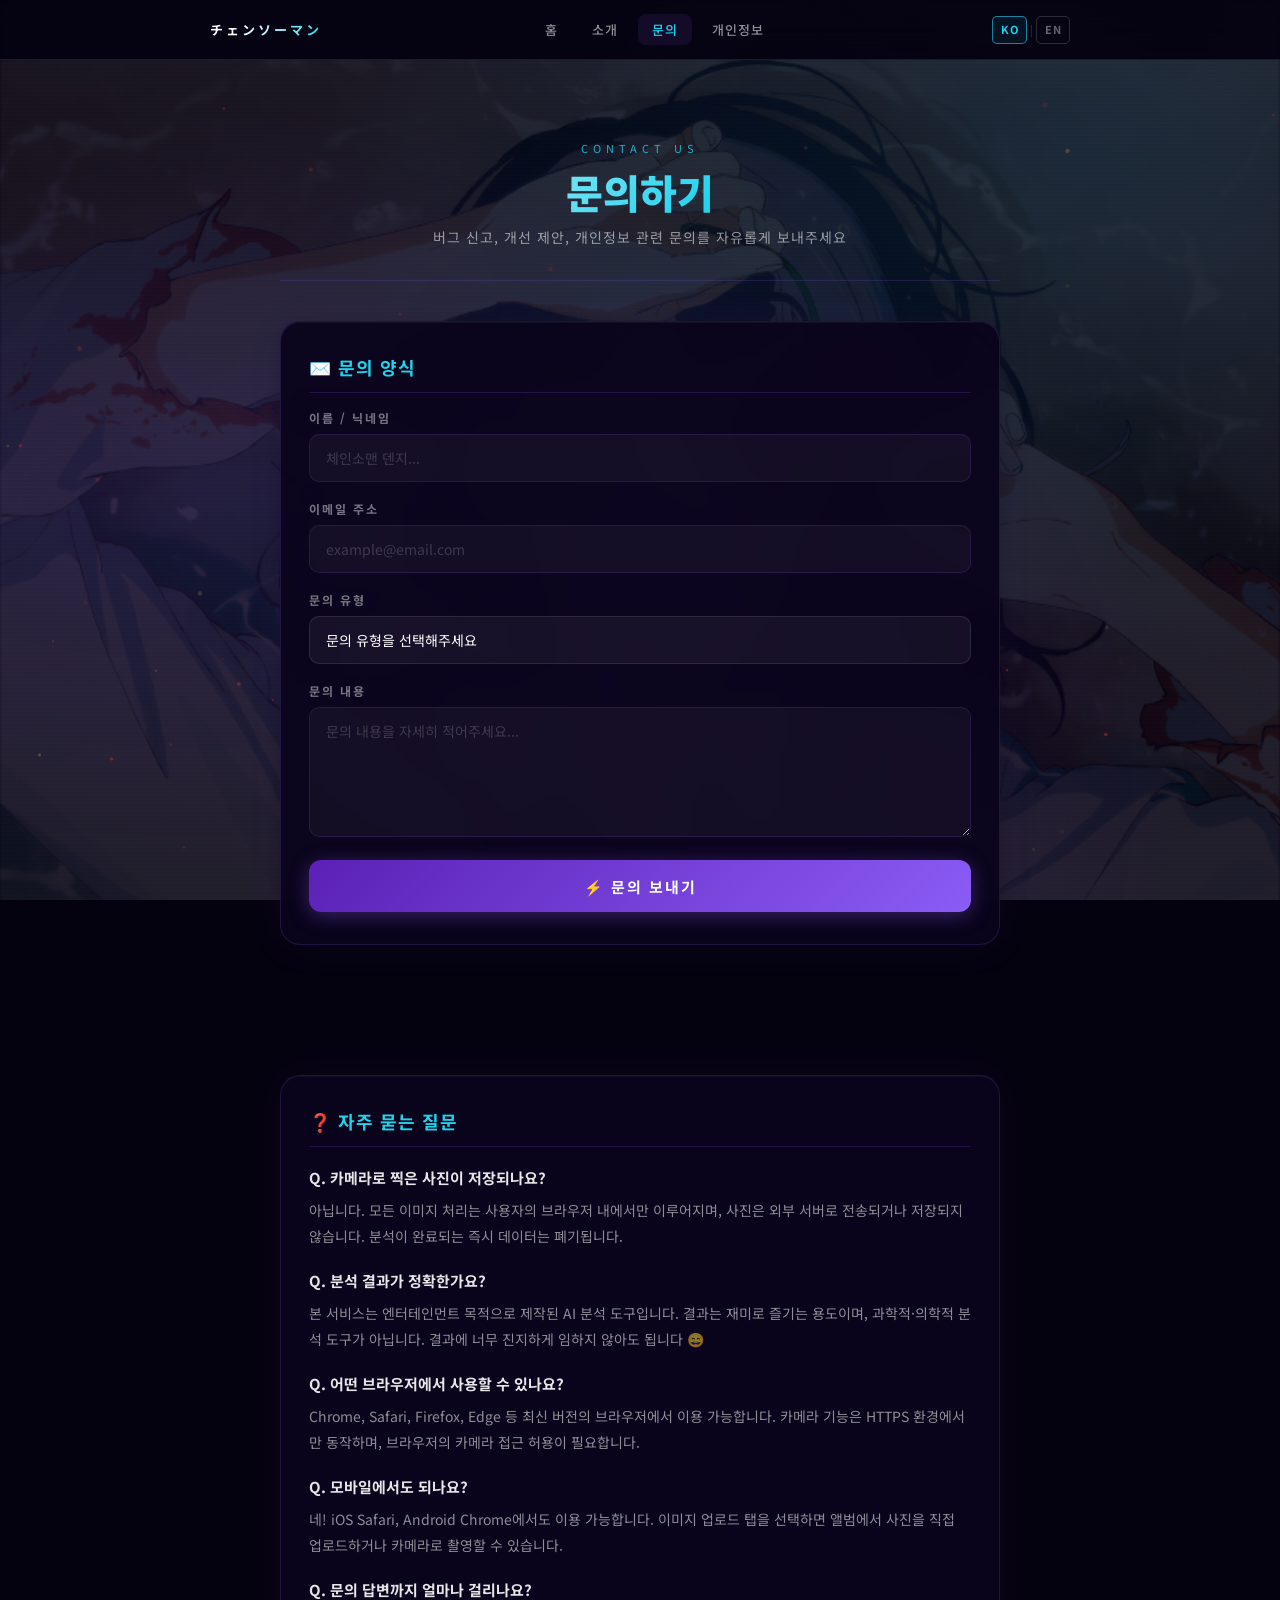
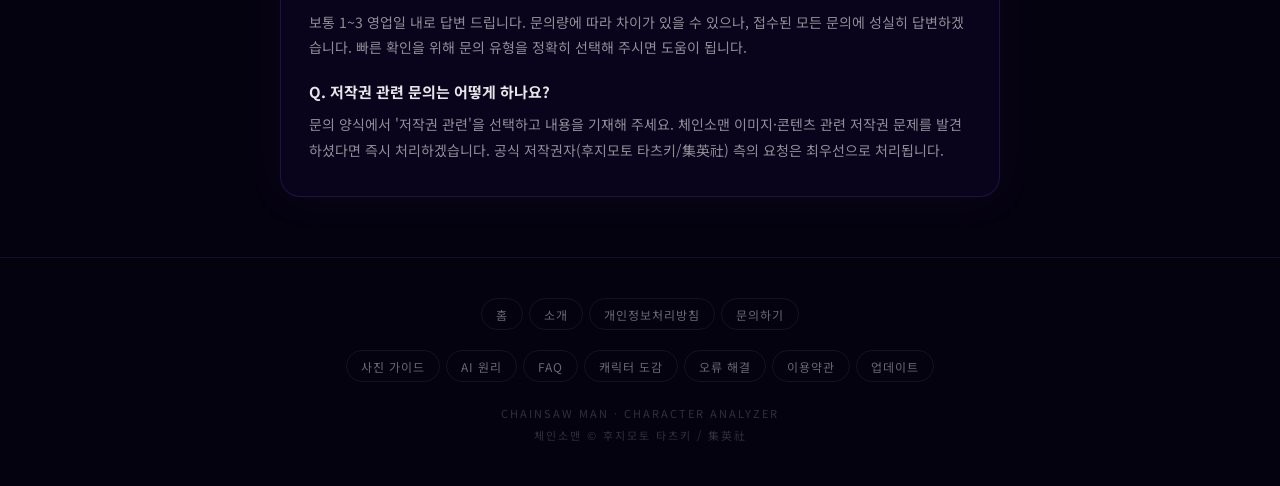
<file: contact.html>
<!DOCTYPE html>
<html lang="ko">
<head>
  <!-- Google tag (gtag.js) -->
  <script async src="https://www.googletagmanager.com/gtag/js?id=G-YHJ00H7NBL"></script>
  <script>
    window.dataLayer = window.dataLayer || [];
    function gtag(){dataLayer.push(arguments);}
    gtag('js', new Date());
    gtag('config', 'G-YHJ00H7NBL');
    (function(){var ref=document.referrer||'';var m={'chat.openai.com':'ChatGPT','perplexity.ai':'Perplexity','gemini.google.com':'Gemini','claude.ai':'Claude','copilot.microsoft.com':'Copilot'};for(var d in m){if(ref.indexOf(d)!==-1){gtag('event','ai_referral',{event_category:'GEO',ai_source:m[d],landing_page:location.pathname});break;}}})();
  </script>
  <!-- Microsoft Clarity -->
  <script type="text/javascript">
    (function(c,l,a,r,i,t,y){
        c[a]=c[a]||function(){(c[a].q=c[a].q||[]).push(arguments)};
        t=l.createElement(r);t.async=1;t.src="https://www.clarity.ms/tag/"+i;
        y=l.getElementsByTagName(r)[0];y.parentNode.insertBefore(t,y);
    })(window, document, "clarity", "script", "vkeren3kxo");
  </script>
  <meta charset="UTF-8" />
  <link rel="icon" href="/favicon.ico" type="image/x-icon">
  <link rel="apple-touch-icon" href="/favicon.ico">
  <link rel="manifest" href="/manifest.json">
  <meta name="apple-mobile-web-app-capable" content="yes">
  <meta name="apple-mobile-web-app-title" content="체인소맨캐릭터닮은꼴">
  <meta name="viewport" content="width=device-width, initial-scale=1.0" />
  <title>문의하기 | 체인소맨 캐릭터닮은꼴</title>
  <meta name="description" content="체인소맨 캐릭터닮은꼴 서비스 문의. 버그 신고, 개선 제안, 개인정보 관련 문의를 보내주세요.">
  <meta name="robots" content="index, follow">
  <meta name="theme-color" content="#090909">
  <link rel="canonical" href="https://bs-pb2.pages.dev/contact.html">
  <meta property="og:type" content="website">
  <meta property="og:url" content="https://bs-pb2.pages.dev/contact.html">
  <meta property="og:site_name" content="체인소맨 캐릭터닮은꼴">
  <meta property="og:title" content="문의하기 | 체인소맨 캐릭터닮은꼴">
  <meta property="og:description" content="체인소맨 캐릭터닮은꼴 서비스 문의. 버그 신고, 개선 제안, 개인정보 관련 문의를 보내주세요.">
  <meta property="og:image" content="https://bs-pb2.pages.dev/images/makima.png">
  <meta property="og:image:width" content="600">
  <meta property="og:image:height" content="664">
  <meta property="og:image:alt" content="체인소맨 캐릭터닮은꼴 AI 분석기">
  <meta property="og:locale" content="ko_KR">
  <meta property="og:locale:alternate" content="en_US">
  <meta name="twitter:card" content="summary_large_image">
  <meta name="twitter:title" content="문의하기 | 체인소맨 캐릭터닮은꼴">
  <meta name="twitter:description" content="체인소맨 캐릭터닮은꼴 서비스 문의. 버그 신고, 개선 제안, 개인정보 관련 문의를 보내주세요.">
  <meta name="twitter:image" content="https://bs-pb2.pages.dev/images/makima.png">
  <meta name="twitter:image:alt" content="체인소맨 캐릭터닮은꼴 AI 분석기">
  <meta property="og:image:type" content="image/png">
  <meta name="keywords" content="체인소맨 캐릭터닮은꼴 문의, 버그 신고, 개선 제안, 개인정보 문의, 저작권 문의, chainsaw man contact">
  <link rel="alternate" hreflang="ko" href="https://bs-pb2.pages.dev/contact.html">
  <link rel="alternate" hreflang="en" href="https://bs-pb2.pages.dev/contact.html">
  <link rel="alternate" hreflang="x-default" href="https://bs-pb2.pages.dev/contact.html">
  <meta name="google-adsense-account" content="ca-pub-9688338422874533">
  <script async src="https://pagead2.googlesyndication.com/pagead/js/adsbygoogle.js?client=ca-pub-9688338422874533" crossorigin="anonymous"></script>
  <link rel="preconnect" href="https://fonts.googleapis.com">
  <link rel="preconnect" href="https://fonts.gstatic.com" crossorigin>
  <link href="https://fonts.googleapis.com/css2?family=Noto+Sans+KR:wght@300;400;700;900&family=Orbitron:wght@400;700;900&display=swap" rel="stylesheet">
  <link rel="stylesheet" href="/style.css">
  <script type="application/ld+json">
  {
    "@context": "https://schema.org",
    "@graph": [
      {
        "@type": "WebPage",
        "@id": "https://bs-pb2.pages.dev/contact.html",
        "name": "문의하기 | 체인소맨 캐릭터닮은꼴",
        "url": "https://bs-pb2.pages.dev/contact.html",
        "inLanguage": ["ko", "en"],
        "datePublished": "2026-02-23",
        "dateModified": "2026-02-23",
        "isPartOf": {
          "@type": "WebSite",
          "@id": "https://bs-pb2.pages.dev/#website"
        },
        "breadcrumb": {
          "@type": "BreadcrumbList",
          "itemListElement": [
            {"@type": "ListItem", "position": 1, "name": "홈", "item": "https://bs-pb2.pages.dev/"},
            {"@type": "ListItem", "position": 2, "name": "문의하기", "item": "https://bs-pb2.pages.dev/contact.html"}
          ]
        }
      },
      {
        "@type": "FAQPage",
        "mainEntity": [
          {
            "@type": "Question",
            "name": "카메라로 찍은 사진이 저장되나요?",
            "acceptedAnswer": {
              "@type": "Answer",
              "text": "아닙니다. 모든 이미지 처리는 사용자의 브라우저 내에서만 이루어지며, 사진은 외부 서버로 전송되거나 저장되지 않습니다. 분석이 완료되는 즉시 데이터는 폐기됩니다."
            }
          },
          {
            "@type": "Question",
            "name": "분석 결과가 정확한가요?",
            "acceptedAnswer": {
              "@type": "Answer",
              "text": "본 서비스는 엔터테인먼트 목적으로 제작된 AI 분석 도구입니다. 결과는 재미로 즐기는 용도이며, 과학적·의학적 분석 도구가 아닙니다."
            }
          },
          {
            "@type": "Question",
            "name": "어떤 브라우저에서 사용할 수 있나요?",
            "acceptedAnswer": {
              "@type": "Answer",
              "text": "Chrome, Safari, Firefox, Edge 등 최신 버전의 브라우저에서 이용 가능합니다. 카메라 기능은 HTTPS 환경에서만 동작하며, 브라우저의 카메라 접근 허용이 필요합니다."
            }
          },
          {
            "@type": "Question",
            "name": "모바일에서도 되나요?",
            "acceptedAnswer": {"@type": "Answer", "text": "네! iOS Safari, Android Chrome에서도 이용 가능합니다. 이미지 업로드 탭을 선택하면 앨범에서 사진을 직접 업로드하거나 카메라로 촬영할 수 있습니다."}
          },
          {
            "@type": "Question",
            "name": "문의 답변까지 얼마나 걸리나요?",
            "acceptedAnswer": {"@type": "Answer", "text": "보통 1~3 영업일 내로 답변 드립니다. 문의량에 따라 차이가 있을 수 있으나, 접수된 모든 문의에 성실히 답변하겠습니다."}
          },
          {
            "@type": "Question",
            "name": "저작권 관련 문의는 어떻게 하나요?",
            "acceptedAnswer": {"@type": "Answer", "text": "문의 양식에서 '저작권 관련'을 선택하고 내용을 기재해 주세요. 공식 저작권자(후지모토 타츠키/集英社) 측의 요청은 최우선으로 처리됩니다."}
          }
        ]
      }
    ]
  }
  </script>
</head>
<body>
  <canvas id="bg-canvas"></canvas>

  <nav class="site-nav">
    <div class="nav-inner">
      <a class="nav-logo" href="/">チェンソーマン</a>
      <div class="nav-links">
        <a href="/" data-i18n="nav.home">홈</a>
        <a href="/about.html" data-i18n="nav.about">소개</a>
        <a href="/contact.html" class="active" data-i18n="nav.contact">문의</a>
        <a href="/privacy.html" data-i18n="nav.privacy">개인정보</a>
      </div>
      <div class="lang-toggle">
        <button class="lang-btn" data-lang="ko" onclick="setLang('ko')">KO</button>
        <span class="lang-sep">|</span>
        <button class="lang-btn" data-lang="en" onclick="setLang('en')">EN</button>
      </div>
      <button class="nav-hamburger" data-i18n-aria="nav.menu-aria" aria-label="메뉴 열기" onclick="toggleNav()">☰</button>
    </div>
    <div class="nav-mobile" id="nav-mobile">
      <a href="/" data-i18n="nav.home">홈</a>
      <a href="/about.html" data-i18n="nav.about">소개</a>
      <a href="/contact.html" class="active" data-i18n="nav.contact">문의</a>
      <a href="/privacy.html" data-i18n="nav.privacy">개인정보</a>
      <div class="lang-toggle lang-toggle-mobile">
        <button class="lang-btn" data-lang="ko" onclick="setLang('ko')">KO</button>
        <span class="lang-sep">|</span>
        <button class="lang-btn" data-lang="en" onclick="setLang('en')">EN</button>
      </div>
    </div>
  </nav>

  <div class="page-wrapper">

    <div class="page-hero anim-in">
      <p class="page-eyebrow">Contact Us</p>
      <h1 class="page-title" data-i18n="contact.page-title">문의하기</h1>
      <p class="page-sub" data-i18n="contact.page-sub">버그 신고, 개선 제안, 개인정보 관련 문의를 자유롭게 보내주세요</p>
    </div>

    <!-- 문의 양식 -->
    <div class="content-section anim-in" style="animation-delay:0.1s">
      <h2 data-i18n="contact.form.h2">✉️ 문의 양식</h2>
      <form id="contact-form" action="https://formspree.io/f/mreaaqaj" method="POST" novalidate>
        <div class="form-group">
          <label for="name" data-i18n="contact.form.name-label">이름 / 닉네임</label>
          <input type="text" id="name" name="name" placeholder="체인소맨 팬..." data-i18n-placeholder="contact.form.name-ph" required maxlength="50">
        </div>
        <div class="form-group">
          <label for="email" data-i18n="contact.form.email-label">이메일 주소</label>
          <input type="email" id="email" name="email" placeholder="example@email.com" required>
        </div>
        <div class="form-group">
          <label for="subject" data-i18n="contact.form.subject-label">문의 유형</label>
          <select id="subject" name="subject" style="background:rgba(255,255,255,0.05);border:1px solid rgba(255,255,255,0.1);border-radius:10px;padding:13px 16px;color:#fff;font-family:'Noto Sans KR',sans-serif;font-size:14px;width:100%;outline:none;cursor:pointer;">
            <option value="" style="background:#1a0a2e;" data-i18n="contact.form.subject-default">문의 유형을 선택해주세요</option>
            <option value="bug" style="background:#1a0a2e;" data-i18n="contact.form.opt-bug">🐛 버그 신고</option>
            <option value="suggest" style="background:#1a0a2e;" data-i18n="contact.form.opt-suggest">💡 개선 제안</option>
            <option value="privacy" style="background:#1a0a2e;" data-i18n="contact.form.opt-privacy">🔒 개인정보 관련</option>
            <option value="copyright" style="background:#1a0a2e;" data-i18n="contact.form.opt-copyright">⚖️ 저작권 관련</option>
            <option value="other" style="background:#1a0a2e;" data-i18n="contact.form.opt-other">📌 기타</option>
          </select>
        </div>
        <div class="form-group">
          <label for="message" data-i18n="contact.form.msg-label">문의 내용</label>
          <textarea id="message" name="message" placeholder="문의 내용을 자세히 적어주세요..." data-i18n-placeholder="contact.form.msg-ph" required minlength="10" maxlength="2000"></textarea>
        </div>
        <!-- 스팸 방지 허니팟 -->
        <input type="text" name="_gotcha" style="display:none" tabindex="-1" autocomplete="off">
        <input type="hidden" name="_subject" value="[체인소맨캐릭터닮은꼴] 문의가 도착했습니다">
        <button type="submit" class="btn-submit" id="submit-btn" data-i18n="contact.form.btn">⛓️ 문의 보내기</button>
        <div class="form-msg" id="form-success" data-i18n="contact.form.success">
          ✅ 문의가 성공적으로 전송되었습니다! 빠른 시일 내에 답변 드리겠습니다.
        </div>
        <div class="form-msg" id="form-error" data-i18n="contact.form.error">
          ❌ 전송에 실패했습니다. 잠시 후 다시 시도해주세요.
        </div>
      </form>
    </div>

    <!-- ── AdSense 광고 단위 (문의 양식 아래) ── -->
    <!-- ※ AdSense 대시보드에서 광고 단위 생성 후 data-ad-slot 값을 교체하세요 -->
    <div class="ad-container">
      <ins class="adsbygoogle"
           style="display:block"
           data-ad-client="ca-pub-9688338422874533"
           data-ad-slot="AUTO_SLOT_ID"
           data-ad-format="auto"
           data-full-width-responsive="true"></ins>
      <script>(adsbygoogle = window.adsbygoogle || []).push({});</script>
    </div>

    <!-- FAQ -->
    <div class="content-section anim-in" style="animation-delay:0.2s">
      <h2 data-i18n="contact.faq.h2">❓ 자주 묻는 질문</h2>

      <h3 data-i18n="contact.faq.q1">Q. 카메라로 찍은 사진이 저장되나요?</h3>
      <p>
        <span data-i18n="contact.faq.a1">아닙니다. 모든 이미지 처리는 사용자의 브라우저 내에서만 이루어지며, 사진은 외부 서버로
        전송되거나 저장되지 않습니다. 분석이 완료되는 즉시 데이터는 폐기됩니다.</span>
      </p>

      <h3 data-i18n="contact.faq.q2">Q. 분석 결과가 정확한가요?</h3>
      <p>
        <span data-i18n="contact.faq.a2">본 서비스는 엔터테인먼트 목적으로 제작된 AI 분석 도구입니다. 결과는 재미로 즐기는
        용도이며, 과학적·의학적 분석 도구가 아닙니다. 결과에 너무 진지하게 임하지 않아도 됩니다 😄</span>
      </p>

      <h3 data-i18n="contact.faq.q3">Q. 어떤 브라우저에서 사용할 수 있나요?</h3>
      <p>
        <span data-i18n="contact.faq.a3">Chrome, Safari, Firefox, Edge 등 최신 버전의 브라우저에서 이용 가능합니다.
        카메라 기능은 HTTPS 환경에서만 동작하며, 브라우저의 카메라 접근 허용이 필요합니다.</span>
      </p>

      <h3 data-i18n="contact.faq.q4">Q. 모바일에서도 되나요?</h3>
      <p>
        <span data-i18n="contact.faq.a4">네! iOS Safari, Android Chrome에서도 이용 가능합니다. 이미지 업로드 탭을 선택하면
        앨범에서 사진을 직접 업로드하거나 카메라로 촬영할 수 있습니다.</span>
      </p>
      <h3 data-i18n="contact.faq.q5">Q. 문의 답변까지 얼마나 걸리나요?</h3>
      <p data-i18n="contact.faq.a5">보통 1~3 영업일 내로 답변 드립니다. 문의량에 따라 차이가 있을 수 있으나, 접수된 모든 문의에 성실히 답변하겠습니다. 빠른 확인을 위해 문의 유형을 정확히 선택해 주시면 도움이 됩니다.</p>
      <h3 data-i18n="contact.faq.q6">Q. 저작권 관련 문의는 어떻게 하나요?</h3>
      <p data-i18n="contact.faq.a6">문의 양식에서 '저작권 관련'을 선택하고 내용을 기재해 주세요. 체인소맨 이미지·콘텐츠 관련 저작권 문제를 발견하셨다면 즉시 처리하겠습니다. 공식 저작권자(후지모토 타츠키/集英社) 측의 요청은 최우선으로 처리됩니다.</p>
    </div>

  </div>

  <footer class="site-footer">
    <div class="footer-links">
      <a href="/" data-i18n="footer.home">홈</a>
      <a href="/about.html" data-i18n="footer.about">소개</a>
      <a href="/privacy.html" data-i18n="footer.privacy-link">개인정보처리방침</a>
      <a href="/contact.html" data-i18n="footer.contact-link">문의하기</a>
    </div>
    <div class="footer-links" style="margin-top:8px;">
      <a href="/guide.html">사진 가이드</a>
      <a href="/how-it-works.html">AI 원리</a>
      <a href="/faq.html">FAQ</a>
      <a href="/characters.html">캐릭터 도감</a>
      <a href="/troubleshoot.html">오류 해결</a>
      <a href="/terms.html">이용약관</a>
      <a href="/changelog.html">업데이트</a>
    </div>
    <div class="footer-copy">
      CHAINSAW MAN · CHARACTER ANALYZER<br>
      체인소맨 © 후지모토 타츠키 / 集英社
    </div>
  </footer>

  <!-- 플로팅 SNS 공유 -->
  <style>
    .share-float-p{position:fixed;right:16px;bottom:80px;z-index:200;display:none;flex-direction:column;align-items:center;gap:8px;}
    .sfp-items{display:flex;flex-direction:column;gap:8px;opacity:0;transform:translateY(10px) scale(0.9);pointer-events:none;transition:all 0.25s cubic-bezier(0.16,1,0.3,1);}
    .sfp-items.open{opacity:1;transform:translateY(0) scale(1);pointer-events:all;}
    .sfp-main{width:48px;height:48px;border-radius:50%;background:linear-gradient(135deg,#c0392b,#8b0000);border:none;color:#fff;font-size:20px;cursor:pointer;box-shadow:0 4px 20px rgba(192,57,43,0.5);transition:all .3s;display:flex;align-items:center;justify-content:center;}
    .sfp-main:hover{transform:scale(1.1);}
    .sfp-btn{width:38px;height:38px;border-radius:50%;border:none;font-size:14px;font-weight:700;cursor:pointer;display:flex;align-items:center;justify-content:center;transition:all .2s;box-shadow:0 2px 10px rgba(0,0,0,.3);}
    .sfp-btn:hover{transform:scale(1.12);}
    #sfp-toast{position:fixed;bottom:140px;left:50%;transform:translateX(-50%);background:rgba(192,57,43,.95);color:#fff;padding:10px 22px;border-radius:20px;font-size:13px;z-index:300;opacity:0;pointer-events:none;transition:opacity .3s;white-space:nowrap;}
  </style>
  <div class="share-float-p" id="sfp-wrap">
    <div class="sfp-items" id="sfp-items">
      <button class="sfp-btn" style="background:#000;color:#fff;" onclick="sfpShare('twitter')" title="Twitter">𝕏</button>
      <button class="sfp-btn" style="background:#1877f2;color:#fff;" onclick="sfpShare('facebook')" title="Facebook">f</button>
      <button class="sfp-btn" style="background:#101010;color:#fff;border:1px solid rgba(255,255,255,.2);" onclick="sfpShare('threads')" title="Threads">⊕</button>
      <button class="sfp-btn" style="background:rgba(20,10,35,.95);color:rgba(255,255,255,.8);border:1px solid rgba(255,255,255,.2);" onclick="sfpShare('copy')" title="링크복사">🔗</button>
    </div>
    <button class="sfp-main" id="sfp-main" onclick="toggleSfp()" title="공유">↗</button>
  </div>
  <div id="sfp-toast">✅ 링크가 복사됐어요!</div>
  <script src="/i18n.js"></script>
  <script>
    function toggleNav() { document.getElementById('nav-mobile').classList.toggle('open'); }
    document.addEventListener('click', (e) => {
      if (!e.target.closest('.site-nav')) document.getElementById('nav-mobile').classList.remove('open');
    });

    // 플로팅 공유
    var _sfpOpen = false;
    function toggleSfp(){_sfpOpen=!_sfpOpen;document.getElementById('sfp-items').classList.toggle('open',_sfpOpen);document.getElementById('sfp-main').textContent=_sfpOpen?'✕':'↗';}
    function sfpShare(t){var u='https://bs-pb2.pages.dev/';var tx='👁️ 체인소맨 캐릭터닮은꼴 AI 분석기\n내 얼굴이 어떤 체인소맨 캐릭터과 닮았는지 무료 AI 분석!\n'+u+'\n#체인소맨 #체인소맨캐릭터닮은꼴';if(t==='twitter')window.open('https://twitter.com/intent/tweet?text='+encodeURIComponent(tx),'_blank','width=600,height=440,noopener');else if(t==='facebook')window.open('https://www.facebook.com/sharer/sharer.php?u='+encodeURIComponent(u),'_blank','width=600,height=440,noopener');else if(t==='threads')window.open('https://www.threads.net/intent/post?text='+encodeURIComponent(tx),'_blank','width=600,height=440,noopener');else if(t==='copy'){if(navigator.clipboard)navigator.clipboard.writeText(tx+'\n'+u).then(showSfpToast);else{var a=document.createElement('textarea');a.value=tx+'\n'+u;document.body.appendChild(a);a.select();document.execCommand('copy');document.body.removeChild(a);showSfpToast();}}}
    function showSfpToast(){var t=document.getElementById('sfp-toast');t.style.opacity='1';setTimeout(function(){t.style.opacity='0';},2500);}
    window.addEventListener('scroll',function(){var w=document.getElementById('sfp-wrap');if(w)w.style.display=window.scrollY>200?'flex':'none';});
    document.addEventListener('click',function(e){if(_sfpOpen&&!e.target.closest('.share-float-p')){_sfpOpen=false;document.getElementById('sfp-items').classList.remove('open');document.getElementById('sfp-main').textContent='↗';}});
    // Formspree AJAX 제출
    document.getElementById('contact-form').addEventListener('submit', async function(e) {
      e.preventDefault();
      const btn = document.getElementById('submit-btn');
      const successMsg = document.getElementById('form-success');
      const errorMsg = document.getElementById('form-error');

      // 기본 유효성 검사
      const name = document.getElementById('name').value.trim();
      const email = document.getElementById('email').value.trim();
      const message = document.getElementById('message').value.trim();
      if (!name || !email || !message) {
        errorMsg.textContent = t('contact.form.err-required');
        errorMsg.className = 'form-msg error';
        return;
      }
      const emailRe = /^[^\s@]+@[^\s@]+\.[^\s@]+$/;
      if (!emailRe.test(email)) {
        errorMsg.textContent = t('contact.form.err-email');
        errorMsg.className = 'form-msg error';
        return;
      }

      btn.disabled = true;
      btn.textContent = t('contact.form.sending');
      successMsg.className = 'form-msg';
      errorMsg.className = 'form-msg';

      try {
        const res = await fetch(this.action, {
          method: 'POST',
          body: new FormData(this),
          headers: { 'Accept': 'application/json' }
        });
        if (res.ok) {
          this.reset();
          successMsg.textContent = t('contact.form.success');
          successMsg.className = 'form-msg success';
          btn.textContent = t('contact.form.sent');
        } else {
          throw new Error('서버 오류');
        }
      } catch {
        errorMsg.textContent = t('contact.form.error');
        errorMsg.className = 'form-msg error';
        btn.disabled = false;
        btn.textContent = t('contact.form.btn');
      }
    });

    // 배경 파티클
    (function() {
      const canvas = document.getElementById('bg-canvas');
      const ctx = canvas.getContext('2d');
      let W, H, particles = [];
      function resize() { W = canvas.width = window.innerWidth; H = canvas.height = window.innerHeight; }
      resize(); window.addEventListener('resize', resize);
      class Particle {
        constructor() { this.reset(true); }
        reset(init) {
          this.x = Math.random() * W; this.y = init ? Math.random() * H : H + 10;
          this.size = Math.random() * 2 + 0.5; this.speedY = -(Math.random() * 0.5 + 0.15);
          this.speedX = (Math.random() - 0.5) * 0.25; this.opacity = Math.random() * 0.4 + 0.08;
          this.color = Math.random() > 0.5 ? `rgba(192,57,43,${this.opacity})` : `rgba(240,192,64,${this.opacity * 0.6})`;
        }
        update() { this.x += this.speedX; this.y += this.speedY; if (this.y < -10) this.reset(); }
        draw() { ctx.beginPath(); ctx.arc(this.x, this.y, this.size, 0, Math.PI*2); ctx.fillStyle = this.color; ctx.fill(); }
      }
      for (let i = 0; i < 60; i++) particles.push(new Particle());
      (function animate() { ctx.clearRect(0,0,W,H); particles.forEach(p=>{p.update();p.draw();}); requestAnimationFrame(animate); })();
    })();
  </script>
</body>
</html>
</file>
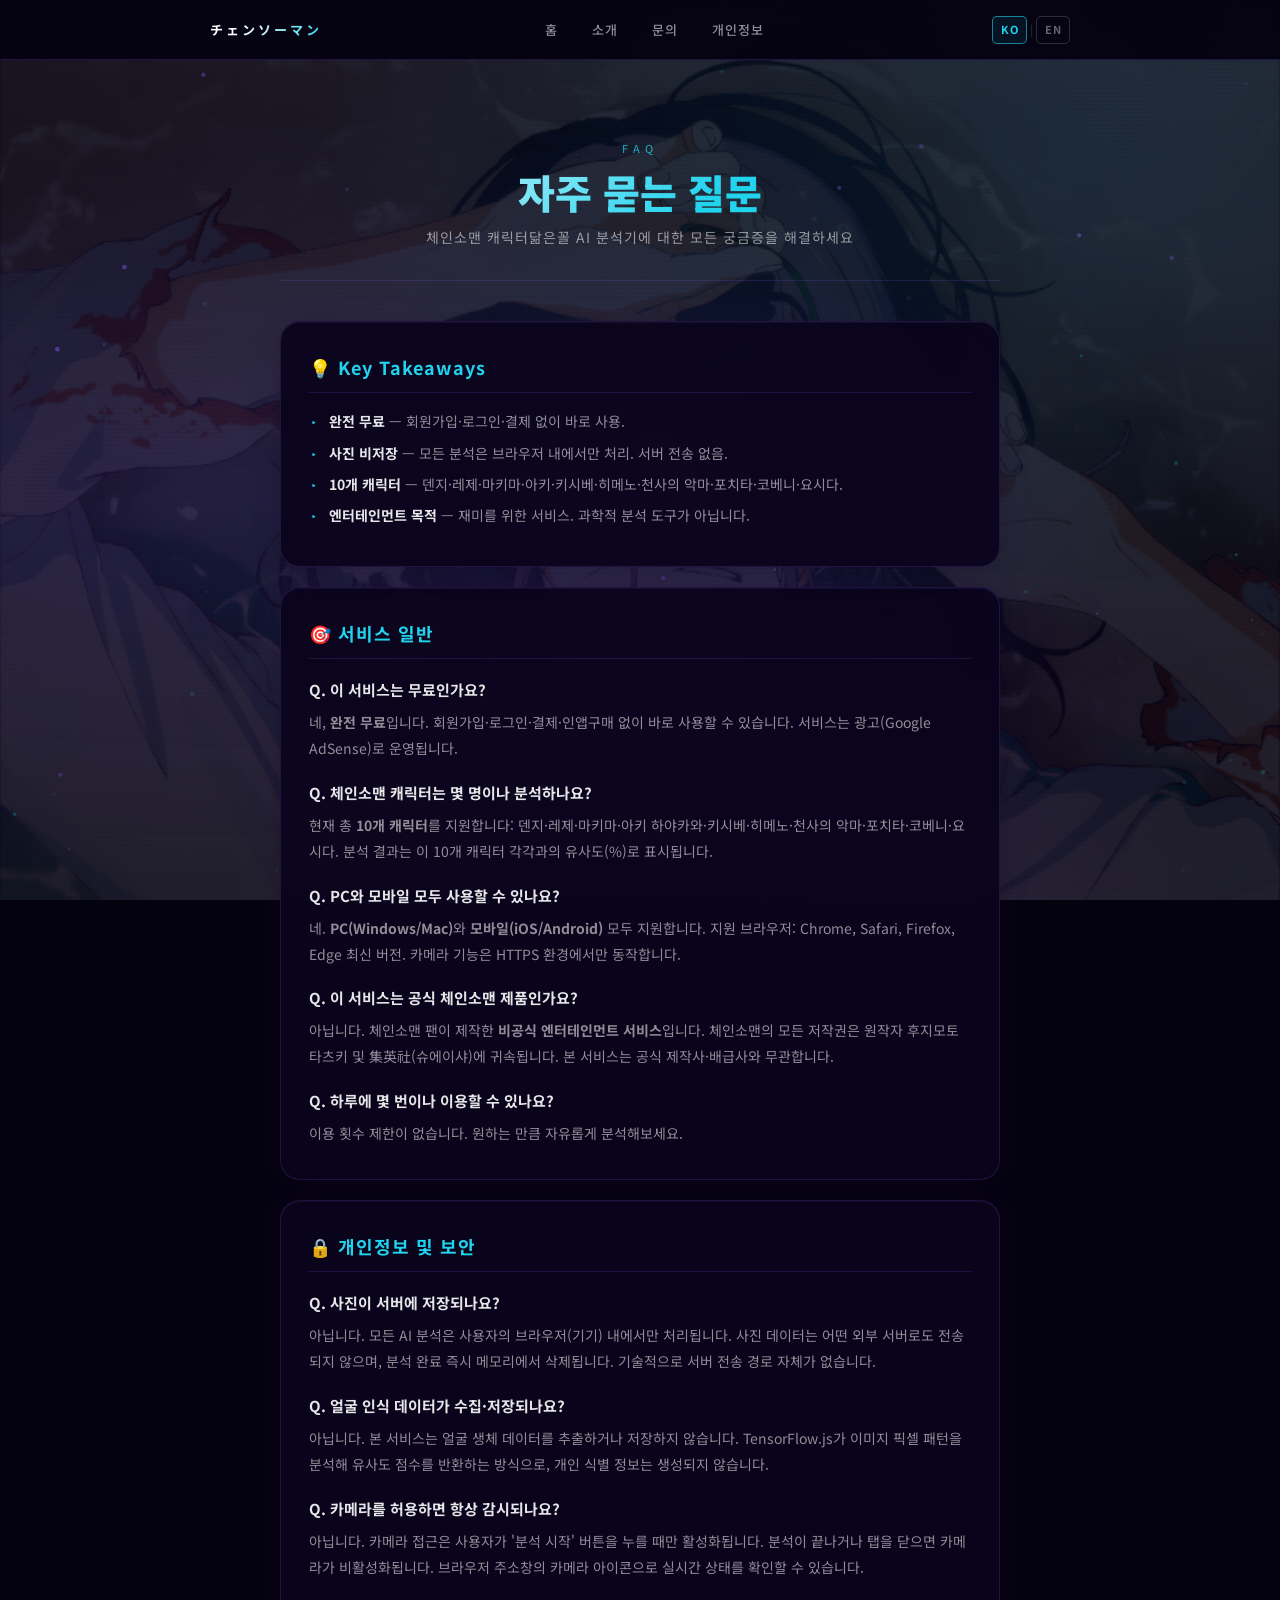
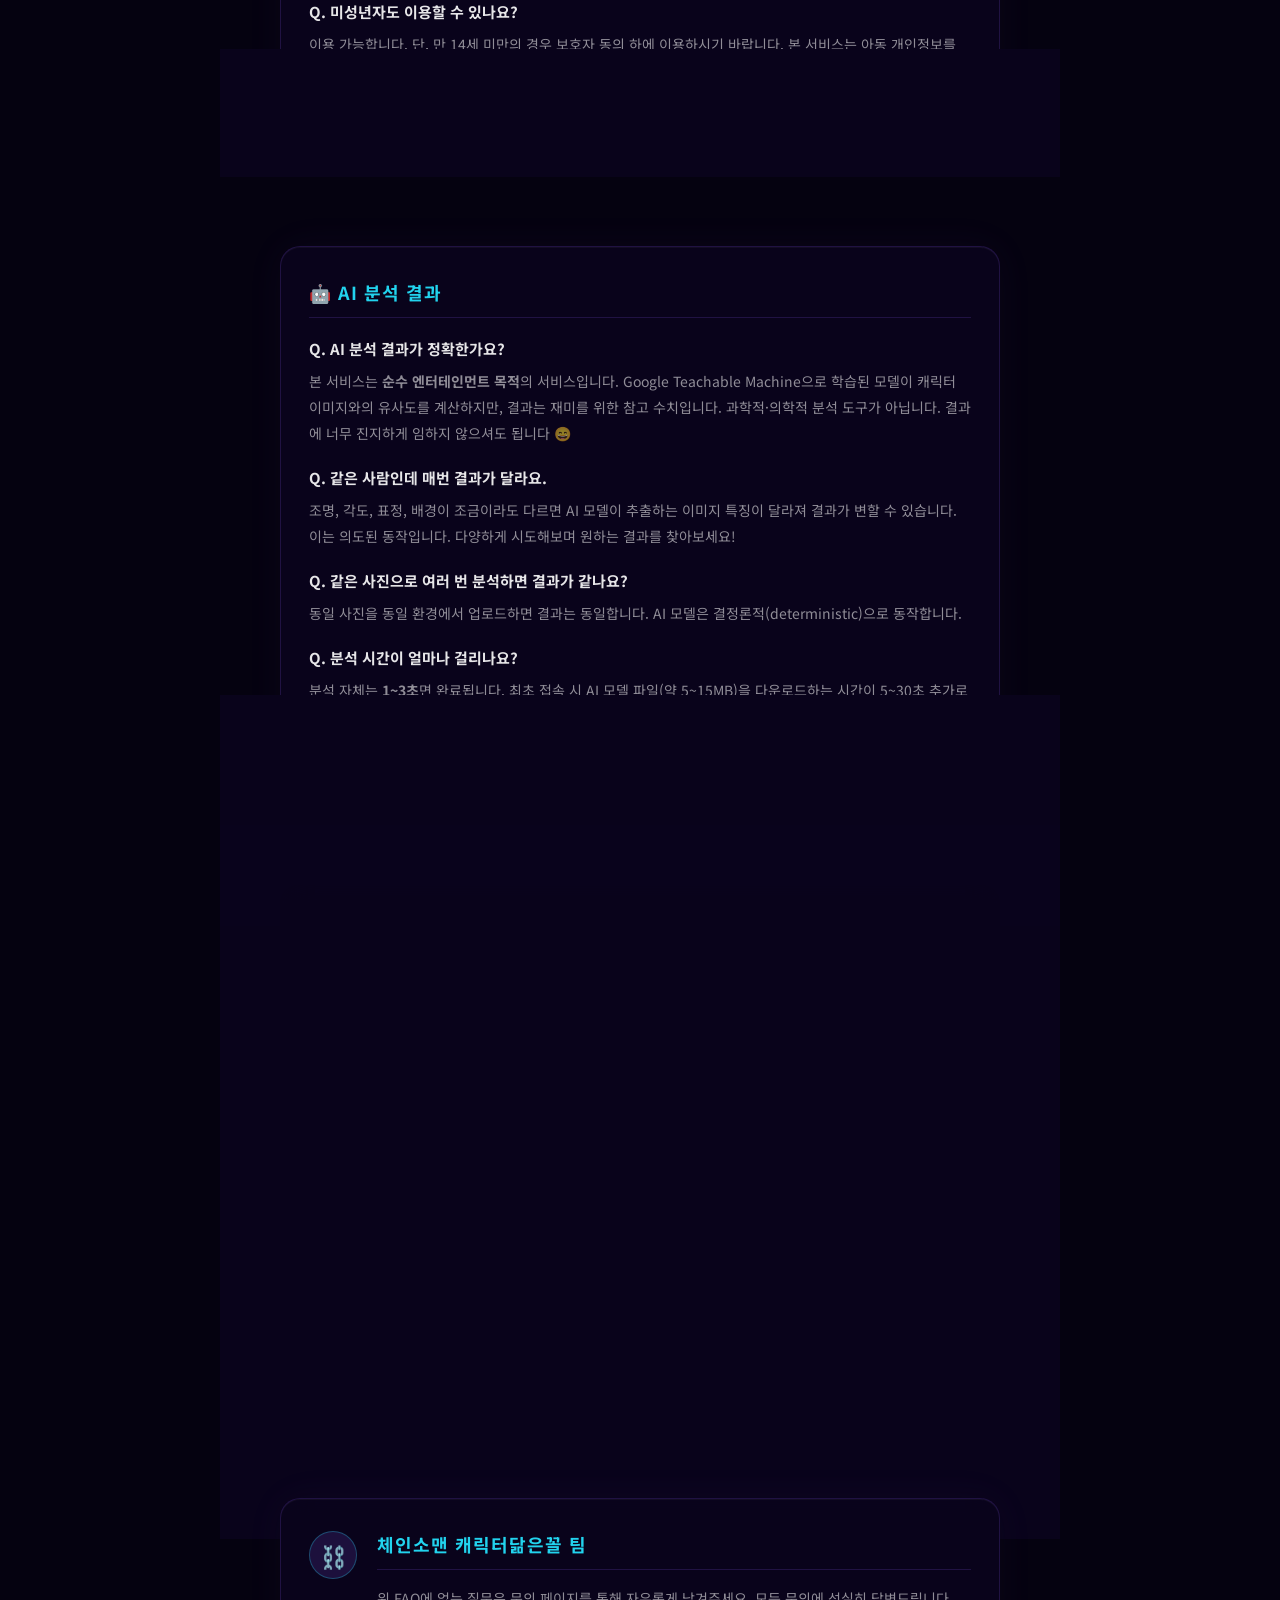
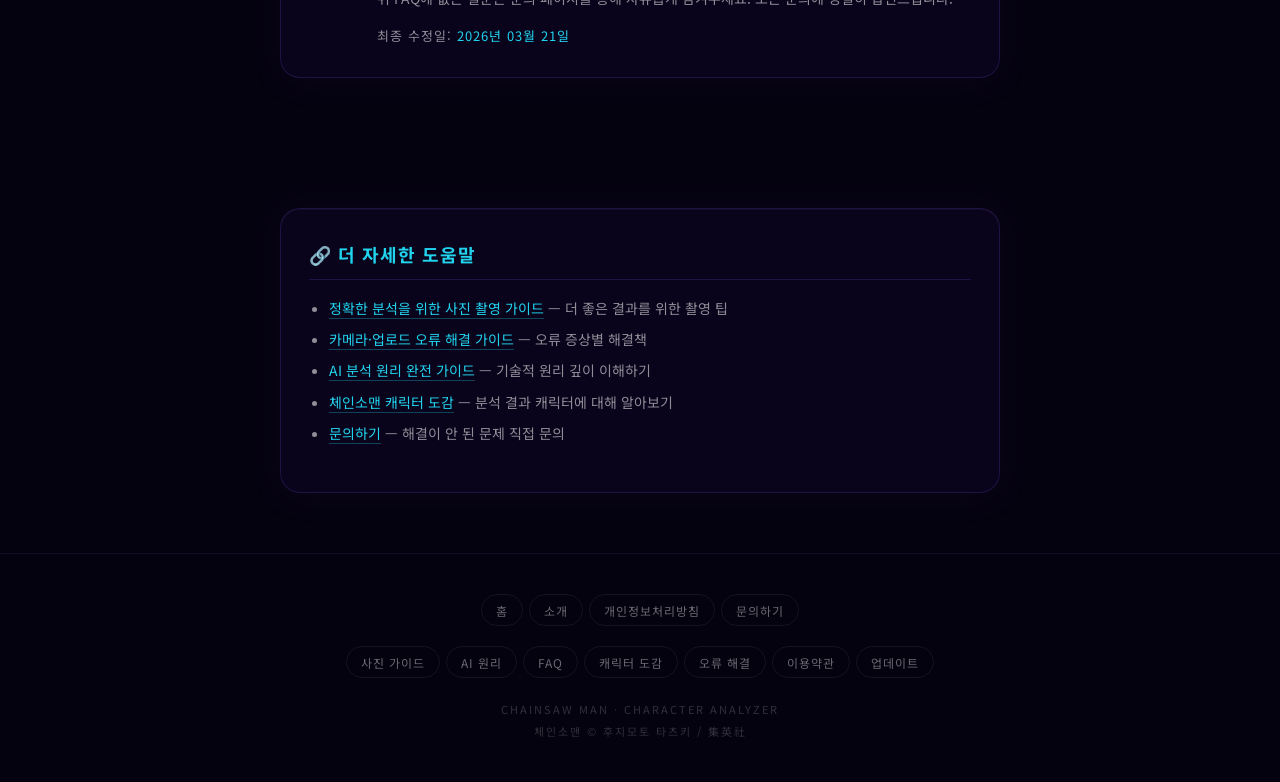
<file: faq.html>
<!DOCTYPE html>
<html lang="ko">
<head>
  <script async src="https://www.googletagmanager.com/gtag/js?id=G-YHJ00H7NBL"></script>
  <script>
    window.dataLayer = window.dataLayer || [];
    function gtag(){dataLayer.push(arguments);}
    gtag('js', new Date());
    gtag('config', 'G-YHJ00H7NBL');
    (function(){var ref=document.referrer||'';var m={'chat.openai.com':'ChatGPT','perplexity.ai':'Perplexity','gemini.google.com':'Gemini','claude.ai':'Claude','copilot.microsoft.com':'Copilot'};for(var d in m){if(ref.indexOf(d)!==-1){gtag('event','ai_referral',{event_category:'GEO',ai_source:m[d],landing_page:location.pathname});break;}}})();
  </script>
  <script type="text/javascript">
    (function(c,l,a,r,i,t,y){c[a]=c[a]||function(){(c[a].q=c[a].q||[]).push(arguments)};t=l.createElement(r);t.async=1;t.src="https://www.clarity.ms/tag/"+i;y=l.getElementsByTagName(r)[0];y.parentNode.insertBefore(t,y);})(window,document,"clarity","script","vkeren3kxo");
  </script>
  <meta charset="UTF-8" />
  <link rel="icon" href="/favicon.ico" type="image/x-icon">
  <link rel="apple-touch-icon" href="/favicon.ico">
  <link rel="manifest" href="/manifest.json">
  <meta name="apple-mobile-web-app-capable" content="yes">
  <meta name="apple-mobile-web-app-title" content="체인소맨캐릭터닮은꼴">
  <meta name="viewport" content="width=device-width, initial-scale=1.0" />
  <title>자주 묻는 질문 (FAQ) | 체인소맨 캐릭터닮은꼴</title>
  <meta name="description" content="체인소맨 캐릭터닮은꼴 AI 분석기 자주 묻는 질문 모음. 사진 저장 여부, 정확도, 모바일 지원, 카메라 오류, 무료 이용 여부 등 궁금한 점을 확인하세요.">
  <meta name="robots" content="index, follow">
  <meta name="theme-color" content="#090909">
  <link rel="canonical" href="https://bs-pb2.pages.dev/faq.html">
  <meta property="og:type" content="article">
  <meta property="og:url" content="https://bs-pb2.pages.dev/faq.html">
  <meta property="og:site_name" content="체인소맨 캐릭터닮은꼴">
  <meta property="og:title" content="자주 묻는 질문 (FAQ) | 체인소맨 캐릭터닮은꼴">
  <meta property="og:description" content="체인소맨 캐릭터닮은꼴 AI 분석기 자주 묻는 질문 모음. 사진 저장, 정확도, 모바일 지원, 카메라 오류, 무료 이용 등 확인하세요.">
  <meta property="og:image" content="https://bs-pb2.pages.dev/images/reze.png">
  <meta property="og:locale" content="ko_KR">
  <meta name="twitter:card" content="summary_large_image">
  <meta name="twitter:title" content="자주 묻는 질문 (FAQ) | 체인소맨 캐릭터닮은꼴">
  <meta name="twitter:description" content="체인소맨 캐릭터닮은꼴 AI 분석기 자주 묻는 질문 모음.">
  <meta name="twitter:image" content="https://bs-pb2.pages.dev/images/reze.png">
  <meta property="og:image:type" content="image/png">
  <meta name="keywords" content="체인소맨 캐릭터닮은꼴 FAQ, 자주 묻는 질문, 사진 저장, AI 정확도, 모바일 지원, 무료, 체인소맨 AI">
  <link rel="alternate" hreflang="ko" href="https://bs-pb2.pages.dev/faq.html">
  <link rel="alternate" hreflang="x-default" href="https://bs-pb2.pages.dev/faq.html">
  <meta name="google-adsense-account" content="ca-pub-9688338422874533">
  <script async src="https://pagead2.googlesyndication.com/pagead/js/adsbygoogle.js?client=ca-pub-9688338422874533" crossorigin="anonymous"></script>
  <link rel="preconnect" href="https://fonts.googleapis.com">
  <link rel="preconnect" href="https://fonts.gstatic.com" crossorigin>
  <link href="https://fonts.googleapis.com/css2?family=Noto+Sans+KR:wght@300;400;700;900&family=Orbitron:wght@400;700;900&display=swap" rel="stylesheet">
  <link rel="stylesheet" href="/style.css">
  <script type="application/ld+json">
  {
    "@context": "https://schema.org",
    "@graph": [
      {
        "@type": "FAQPage",
        "@id": "https://bs-pb2.pages.dev/faq.html",
        "name": "체인소맨 캐릭터닮은꼴 자주 묻는 질문",
        "url": "https://bs-pb2.pages.dev/faq.html",
        "inLanguage": "ko",
        "isPartOf": {"@type": "WebSite", "@id": "https://bs-pb2.pages.dev/#website"},
        "breadcrumb": {
          "@type": "BreadcrumbList",
          "itemListElement": [
            {"@type": "ListItem", "position": 1, "name": "홈", "item": "https://bs-pb2.pages.dev/"},
            {"@type": "ListItem", "position": 2, "name": "FAQ", "item": "https://bs-pb2.pages.dev/faq.html"}
          ]
        },
        "mainEntity": [
          {"@type": "Question", "name": "사진이 서버에 저장되나요?", "acceptedAnswer": {"@type": "Answer", "text": "아닙니다. 모든 AI 분석은 사용자의 브라우저(기기) 내에서만 처리됩니다. 사진은 외부 서버로 전송되지 않으며, 분석 즉시 메모리에서 삭제됩니다."}},
          {"@type": "Question", "name": "완전 무료인가요?", "acceptedAnswer": {"@type": "Answer", "text": "네, 완전 무료입니다. 회원가입, 로그인, 결제 없이 바로 사용할 수 있습니다."}},
          {"@type": "Question", "name": "모바일에서도 사용할 수 있나요?", "acceptedAnswer": {"@type": "Answer", "text": "네! iOS Safari, Android Chrome 최신 버전에서 모두 지원합니다. 이미지 업로드 탭에서 갤러리 사진을 선택하거나 카메라로 바로 촬영할 수 있습니다."}},
          {"@type": "Question", "name": "AI 분석 결과가 정확한가요?", "acceptedAnswer": {"@type": "Answer", "text": "본 서비스는 순수 엔터테인먼트 목적입니다. AI 모델이 체인소맨 캐릭터 이미지를 기반으로 유사도를 계산하지만, 결과는 재미를 위한 참고 수치입니다. 과학적·의학적 분석이 아닙니다."}},
          {"@type": "Question", "name": "같은 사진인데 결과가 달라지나요?", "acceptedAnswer": {"@type": "Answer", "text": "동일 사진은 동일 결과가 나옵니다. 하지만 조명, 각도, 표정, 배경이 다른 사진은 다른 결과가 나올 수 있습니다. 이는 정상 동작이며 AI 특성입니다."}},
          {"@type": "Question", "name": "체인소맨 캐릭터는 몇 명이나 분석하나요?", "acceptedAnswer": {"@type": "Answer", "text": "현재 덴지·레제·마키마·아키 하야카와·키시베·히메노·천사의 악마·포치타·코베니·요시다 총 10개 캐릭터를 분석합니다."}},
          {"@type": "Question", "name": "분석에 얼마나 걸리나요?", "acceptedAnswer": {"@type": "Answer", "text": "분석 자체는 1~3초입니다. 첫 접속 시 AI 모델(약 5~15MB) 로드에 5~30초가 추가로 소요됩니다. 두 번째 방문부터는 캐시로 인해 더 빠릅니다."}},
          {"@type": "Question", "name": "결과 이미지를 저장할 수 있나요?", "acceptedAnswer": {"@type": "Answer", "text": "네. 분석 완료 후 '이미지 저장' 버튼을 누르면 결과 카드가 PNG 파일로 저장됩니다. SNS 공유도 바로 지원합니다."}},
          {"@type": "Question", "name": "이 서비스는 공식 체인소맨 제품인가요?", "acceptedAnswer": {"@type": "Answer", "text": "아닙니다. 팬이 만든 비공식 엔터테인먼트 서비스입니다. 체인소맨의 모든 저작권은 후지모토 타츠키 및 集英社에 귀속됩니다."}}
        ]
      }
    ]
  }
  </script>
</head>
<body>
  <canvas id="bg-canvas"></canvas>

  <nav class="site-nav">
    <div class="nav-inner">
      <a class="nav-logo" href="/">チェンソーマン</a>
      <div class="nav-links">
        <a href="/">홈</a>
        <a href="/about.html">소개</a>
        <a href="/contact.html">문의</a>
        <a href="/privacy.html">개인정보</a>
      </div>
      <div class="lang-toggle">
        <button class="lang-btn" data-lang="ko" onclick="setLang('ko')">KO</button>
        <span class="lang-sep">|</span>
        <button class="lang-btn" data-lang="en" onclick="setLang('en')">EN</button>
      </div>
      <button class="nav-hamburger" aria-label="메뉴 열기" onclick="toggleNav()">☰</button>
    </div>
    <div class="nav-mobile" id="nav-mobile">
      <a href="/">홈</a>
      <a href="/about.html">소개</a>
      <a href="/contact.html">문의</a>
      <a href="/privacy.html">개인정보</a>
      <div class="lang-toggle lang-toggle-mobile">
        <button class="lang-btn" data-lang="ko" onclick="setLang('ko')">KO</button>
        <span class="lang-sep">|</span>
        <button class="lang-btn" data-lang="en" onclick="setLang('en')">EN</button>
      </div>
    </div>
  </nav>

  <div class="page-wrapper">

    <div class="page-hero anim-in">
      <p class="page-eyebrow">FAQ</p>
      <h1 class="page-title">자주 묻는 질문</h1>
      <p class="page-sub">체인소맨 캐릭터닮은꼴 AI 분석기에 대한 모든 궁금증을 해결하세요</p>
    </div>

    <section class="key-takeaways" aria-label="FAQ 핵심 요약">
      <h2 class="kt-title">💡 Key Takeaways</h2>
      <ul class="kt-list">
        <li><strong>완전 무료</strong> — 회원가입·로그인·결제 없이 바로 사용.</li>
        <li><strong>사진 비저장</strong> — 모든 분석은 브라우저 내에서만 처리. 서버 전송 없음.</li>
        <li><strong>10개 캐릭터</strong> — 덴지·레제·마키마·아키·키시베·히메노·천사의 악마·포치타·코베니·요시다.</li>
        <li><strong>엔터테인먼트 목적</strong> — 재미를 위한 서비스. 과학적 분석 도구가 아닙니다.</li>
      </ul>
    </section>

    <!-- 일반 이용 -->
    <div class="content-section anim-in" style="animation-delay:0.1s">
      <h2>🎯 서비스 일반</h2>

      <h3>Q. 이 서비스는 무료인가요?</h3>
      <p>네, <strong>완전 무료</strong>입니다. 회원가입·로그인·결제·인앱구매 없이 바로 사용할 수 있습니다. 서비스는 광고(Google AdSense)로 운영됩니다.</p>

      <h3>Q. 체인소맨 캐릭터는 몇 명이나 분석하나요?</h3>
      <p>현재 총 <strong>10개 캐릭터</strong>를 지원합니다: 덴지·레제·마키마·아키 하야카와·키시베·히메노·천사의 악마·포치타·코베니·요시다. 분석 결과는 이 10개 캐릭터 각각과의 유사도(%)로 표시됩니다.</p>

      <h3>Q. PC와 모바일 모두 사용할 수 있나요?</h3>
      <p>네. <strong>PC(Windows/Mac)</strong>와 <strong>모바일(iOS/Android)</strong> 모두 지원합니다. 지원 브라우저: Chrome, Safari, Firefox, Edge 최신 버전. 카메라 기능은 HTTPS 환경에서만 동작합니다.</p>

      <h3>Q. 이 서비스는 공식 체인소맨 제품인가요?</h3>
      <p>아닙니다. 체인소맨 팬이 제작한 <strong>비공식 엔터테인먼트 서비스</strong>입니다. 체인소맨의 모든 저작권은 원작자 후지모토 타츠키 및 集英社(슈에이샤)에 귀속됩니다. 본 서비스는 공식 제작사·배급사와 무관합니다.</p>

      <h3>Q. 하루에 몇 번이나 이용할 수 있나요?</h3>
      <p>이용 횟수 제한이 없습니다. 원하는 만큼 자유롭게 분석해보세요.</p>
    </div>

    <!-- 개인정보·보안 -->
    <div class="content-section anim-in" style="animation-delay:0.15s">
      <h2>🔒 개인정보 및 보안</h2>

      <h3>Q. 사진이 서버에 저장되나요?</h3>
      <p>아닙니다. 모든 AI 분석은 사용자의 브라우저(기기) 내에서만 처리됩니다. 사진 데이터는 어떤 외부 서버로도 전송되지 않으며, 분석 완료 즉시 메모리에서 삭제됩니다. 기술적으로 서버 전송 경로 자체가 없습니다.</p>

      <h3>Q. 얼굴 인식 데이터가 수집·저장되나요?</h3>
      <p>아닙니다. 본 서비스는 얼굴 생체 데이터를 추출하거나 저장하지 않습니다. TensorFlow.js가 이미지 픽셀 패턴을 분석해 유사도 점수를 반환하는 방식으로, 개인 식별 정보는 생성되지 않습니다.</p>

      <h3>Q. 카메라를 허용하면 항상 감시되나요?</h3>
      <p>아닙니다. 카메라 접근은 사용자가 '분석 시작' 버튼을 누를 때만 활성화됩니다. 분석이 끝나거나 탭을 닫으면 카메라가 비활성화됩니다. 브라우저 주소창의 카메라 아이콘으로 실시간 상태를 확인할 수 있습니다.</p>

      <h3>Q. 미성년자도 이용할 수 있나요?</h3>
      <p>이용 가능합니다. 단, 만 14세 미만의 경우 보호자 동의 하에 이용하시기 바랍니다. 본 서비스는 아동 개인정보를 의도적으로 수집하지 않습니다.</p>
    </div>

    <!-- AdSense 광고 -->
    <div class="ad-container" aria-label="광고">
      <ins class="adsbygoogle"
           style="display:block"
           data-ad-client="ca-pub-9688338422874533"
           data-ad-slot="AUTO_SLOT_ID"
           data-ad-format="auto"
           data-full-width-responsive="true"></ins>
      <script>(adsbygoogle = window.adsbygoogle || []).push({});</script>
    </div>

    <!-- 분석 결과 -->
    <div class="content-section anim-in" style="animation-delay:0.2s">
      <h2>🤖 AI 분석 결과</h2>

      <h3>Q. AI 분석 결과가 정확한가요?</h3>
      <p>본 서비스는 <strong>순수 엔터테인먼트 목적</strong>의 서비스입니다. Google Teachable Machine으로 학습된 모델이 캐릭터 이미지와의 유사도를 계산하지만, 결과는 재미를 위한 참고 수치입니다. 과학적·의학적 분석 도구가 아닙니다. 결과에 너무 진지하게 임하지 않으셔도 됩니다 😄</p>

      <h3>Q. 같은 사람인데 매번 결과가 달라요.</h3>
      <p>조명, 각도, 표정, 배경이 조금이라도 다르면 AI 모델이 추출하는 이미지 특징이 달라져 결과가 변할 수 있습니다. 이는 의도된 동작입니다. 다양하게 시도해보며 원하는 결과를 찾아보세요!</p>

      <h3>Q. 같은 사진으로 여러 번 분석하면 결과가 같나요?</h3>
      <p>동일 사진을 동일 환경에서 업로드하면 결과는 동일합니다. AI 모델은 결정론적(deterministic)으로 동작합니다.</p>

      <h3>Q. 분석 시간이 얼마나 걸리나요?</h3>
      <p>분석 자체는 <strong>1~3초</strong>면 완료됩니다. 최초 접속 시 AI 모델 파일(약 5~15MB)을 다운로드하는 시간이 5~30초 추가로 소요됩니다. 두 번째 방문부터는 브라우저 캐시로 더 빠릅니다.</p>

      <h3>Q. 결과 이미지를 저장하고 공유할 수 있나요?</h3>
      <p>네. 분석 완료 후 <strong>이미지 저장</strong> 버튼으로 PNG 파일을 다운로드할 수 있습니다. X(트위터)·Facebook·Threads 공유 버튼도 제공됩니다. 링크 복사 기능도 지원합니다.</p>
    </div>

    <!-- 기술·사용 방법 -->
    <div class="content-section anim-in" style="animation-delay:0.25s">
      <h2>📱 사용 방법 및 기술</h2>

      <h3>Q. 카메라 없이도 사용할 수 있나요?</h3>
      <p>네. 카메라 탭 외에 <strong>이미지 업로드 탭</strong>이 있습니다. 스마트폰 갤러리 사진이나 PC에 저장된 이미지 파일(JPG, PNG, WEBP)을 업로드해 분석할 수 있습니다.</p>

      <h3>Q. HEIC 파일(아이폰 기본 포맷)도 업로드할 수 있나요?</h3>
      <p>현재 HEIC 포맷은 직접 지원하지 않습니다. 아이폰 설정 → 카메라 → 포맷 → <strong>"호환성 우선"</strong>으로 변경하면 이후 사진이 JPG로 저장됩니다. 또는 온라인 변환 도구로 HEIC → JPG 변환 후 업로드하세요.</p>

      <h3>Q. 앱으로 설치할 수 있나요?</h3>
      <p>별도 앱 설치 없이 브라우저에서 바로 이용할 수 있습니다. 모바일에서는 브라우저 메뉴 → "홈 화면에 추가"로 앱처럼 바로 가기 아이콘을 만들 수 있습니다.</p>

      <h3>Q. 인터넷이 없어도 사용할 수 있나요?</h3>
      <p>최초 방문 시 AI 모델을 다운로드합니다. 이후 오프라인 상태에서도 캐시된 모델로 분석이 가능할 수 있지만, 이는 브라우저 캐시 설정에 따라 다릅니다. 안정적인 이용을 위해 인터넷 연결 환경을 권장합니다.</p>

      <h3>Q. 분석이 안 될 때 어떻게 하나요?</h3>
      <p><a href="/troubleshoot.html">오류 해결 가이드</a>를 참고해주세요. 그래도 해결이 안 된다면 <a href="/contact.html">문의 페이지</a>를 통해 증상을 알려주세요.</p>
    </div>

    <!-- Author Bio -->
    <div class="author-bio anim-in" style="animation-delay:0.28s">
      <div class="author-bio-avatar" aria-hidden="true">⛓️</div>
      <div class="author-bio-info">
        <p class="author-bio-name">체인소맨 캐릭터닮은꼴 팀</p>
        <p class="author-bio-desc">위 FAQ에 없는 질문은 문의 페이지를 통해 자유롭게 남겨주세요. 모든 문의에 성실히 답변드립니다.</p>
        <p class="author-bio-meta">최종 수정일: <time datetime="2026-03-21">2026년 03월 21일</time></p>
      </div>
    </div>

    <!-- AdSense 광고 -->
    <div class="ad-container" aria-label="광고">
      <ins class="adsbygoogle"
           style="display:block"
           data-ad-client="ca-pub-9688338422874533"
           data-ad-slot="AUTO_SLOT_ID"
           data-ad-format="auto"
           data-full-width-responsive="true"></ins>
      <script>(adsbygoogle = window.adsbygoogle || []).push({});</script>
    </div>

    <div class="content-section anim-in" style="animation-delay:0.3s">
      <h2>🔗 더 자세한 도움말</h2>
      <ul>
        <li><a href="/guide.html">정확한 분석을 위한 사진 촬영 가이드</a> — 더 좋은 결과를 위한 촬영 팁</li>
        <li><a href="/troubleshoot.html">카메라·업로드 오류 해결 가이드</a> — 오류 증상별 해결책</li>
        <li><a href="/how-it-works.html">AI 분석 원리 완전 가이드</a> — 기술적 원리 깊이 이해하기</li>
        <li><a href="/characters.html">체인소맨 캐릭터 도감</a> — 분석 결과 캐릭터에 대해 알아보기</li>
        <li><a href="/contact.html">문의하기</a> — 해결이 안 된 문제 직접 문의</li>
      </ul>
    </div>

  </div>

  <footer class="site-footer">
    <div class="footer-links">
      <a href="/">홈</a>
      <a href="/about.html">소개</a>
      <a href="/privacy.html">개인정보처리방침</a>
      <a href="/contact.html">문의하기</a>
    </div>
    <div class="footer-links" style="margin-top:8px;">
      <a href="/guide.html">사진 가이드</a>
      <a href="/how-it-works.html">AI 원리</a>
      <a href="/faq.html">FAQ</a>
      <a href="/characters.html">캐릭터 도감</a>
      <a href="/troubleshoot.html">오류 해결</a>
      <a href="/terms.html">이용약관</a>
      <a href="/changelog.html">업데이트</a>
    </div>
    <div class="footer-copy">
      CHAINSAW MAN · CHARACTER ANALYZER<br>
      체인소맨 © 후지모토 타츠키 / 集英社
    </div>
  </footer>

  <style>
    .share-float-p{position:fixed;right:16px;bottom:80px;z-index:200;display:none;flex-direction:column;align-items:center;gap:8px;}
    .sfp-items{display:flex;flex-direction:column;gap:8px;opacity:0;transform:translateY(10px) scale(0.9);pointer-events:none;transition:all 0.25s cubic-bezier(0.16,1,0.3,1);}
    .sfp-items.open{opacity:1;transform:translateY(0) scale(1);pointer-events:all;}
    .sfp-main{width:48px;height:48px;border-radius:50%;background:linear-gradient(135deg,#c0392b,#8b0000);border:none;color:#fff;font-size:20px;cursor:pointer;box-shadow:0 4px 20px rgba(192,57,43,0.5);transition:all .3s;display:flex;align-items:center;justify-content:center;}
    .sfp-main:hover{transform:scale(1.1);}
    .sfp-btn{width:38px;height:38px;border-radius:50%;border:none;font-size:14px;font-weight:700;cursor:pointer;display:flex;align-items:center;justify-content:center;transition:all .2s;box-shadow:0 2px 10px rgba(0,0,0,.3);}
    .sfp-btn:hover{transform:scale(1.12);}
    #sfp-toast{position:fixed;bottom:140px;left:50%;transform:translateX(-50%);background:rgba(192,57,43,.95);color:#fff;padding:10px 22px;border-radius:20px;font-size:13px;z-index:300;opacity:0;pointer-events:none;transition:opacity .3s;white-space:nowrap;}
  </style>
  <div class="share-float-p" id="sfp-wrap">
    <div class="sfp-items" id="sfp-items">
      <button class="sfp-btn" style="background:#000;color:#fff;" onclick="sfpShare('twitter')" title="Twitter">𝕏</button>
      <button class="sfp-btn" style="background:#1877f2;color:#fff;" onclick="sfpShare('facebook')" title="Facebook">f</button>
      <button class="sfp-btn" style="background:#101010;color:#fff;border:1px solid rgba(255,255,255,.2);" onclick="sfpShare('threads')" title="Threads">⊕</button>
      <button class="sfp-btn" style="background:rgba(20,10,35,.95);color:rgba(255,255,255,.8);border:1px solid rgba(255,255,255,.2);" onclick="sfpShare('copy')" title="링크복사">🔗</button>
    </div>
    <button class="sfp-main" id="sfp-main" onclick="toggleSfp()" title="공유">↗</button>
  </div>
  <div id="sfp-toast">✅ 링크가 복사됐어요!</div>
  <script src="/i18n.js"></script>
  <script>
    function toggleNav() { document.getElementById('nav-mobile').classList.toggle('open'); }
    document.addEventListener('click', (e) => { if (!e.target.closest('.site-nav')) document.getElementById('nav-mobile').classList.remove('open'); });
    var _sfpOpen = false;
    function toggleSfp(){_sfpOpen=!_sfpOpen;document.getElementById('sfp-items').classList.toggle('open',_sfpOpen);document.getElementById('sfp-main').textContent=_sfpOpen?'✕':'↗';}
    function sfpShare(t){var u='https://bs-pb2.pages.dev/faq.html';var tx='❓ 체인소맨 캐릭터닮은꼴 AI - 자주 묻는 질문\n'+u+'\n#체인소맨 #체인소맨캐릭터닮은꼴';if(t==='twitter')window.open('https://twitter.com/intent/tweet?text='+encodeURIComponent(tx),'_blank','width=600,height=440,noopener');else if(t==='facebook')window.open('https://www.facebook.com/sharer/sharer.php?u='+encodeURIComponent(u),'_blank','width=600,height=440,noopener');else if(t==='threads')window.open('https://www.threads.net/intent/post?text='+encodeURIComponent(tx),'_blank','width=600,height=440,noopener');else if(t==='copy'){if(navigator.clipboard)navigator.clipboard.writeText(u).then(showSfpToast);else{var a=document.createElement('textarea');a.value=u;document.body.appendChild(a);a.select();document.execCommand('copy');document.body.removeChild(a);showSfpToast();}}}
    function showSfpToast(){var t=document.getElementById('sfp-toast');t.style.opacity='1';setTimeout(function(){t.style.opacity='0';},2500);}
    window.addEventListener('scroll',function(){var w=document.getElementById('sfp-wrap');if(w)w.style.display=window.scrollY>200?'flex':'none';});
    document.addEventListener('click',function(e){if(_sfpOpen&&!e.target.closest('.share-float-p')){_sfpOpen=false;document.getElementById('sfp-items').classList.remove('open');document.getElementById('sfp-main').textContent='↗';}});
    (function() {
      const canvas = document.getElementById('bg-canvas'); const ctx = canvas.getContext('2d');
      let W, H, particles = [];
      function resize() { W = canvas.width = window.innerWidth; H = canvas.height = window.innerHeight; }
      resize(); window.addEventListener('resize', resize);
      class Particle {
        constructor() { this.reset(true); }
        reset(init) { this.x=Math.random()*W; this.y=init?Math.random()*H:H+10; this.size=Math.random()*2+0.5; this.speedY=-(Math.random()*0.5+0.15); this.speedX=(Math.random()-0.5)*0.25; this.opacity=Math.random()*0.4+0.08; this.color=Math.random()>0.5?`rgba(139,92,246,${this.opacity})`:`rgba(34,211,238,${this.opacity*0.6})`; }
        update() { this.x+=this.speedX; this.y+=this.speedY; if(this.y<-10)this.reset(); }
        draw() { ctx.beginPath(); ctx.arc(this.x,this.y,this.size,0,Math.PI*2); ctx.fillStyle=this.color; ctx.fill(); }
      }
      for(let i=0;i<60;i++)particles.push(new Particle());
      (function animate(){ctx.clearRect(0,0,W,H);particles.forEach(p=>{p.update();p.draw();});requestAnimationFrame(animate);})();
    })();
  </script>
</body>
</html>
</file>
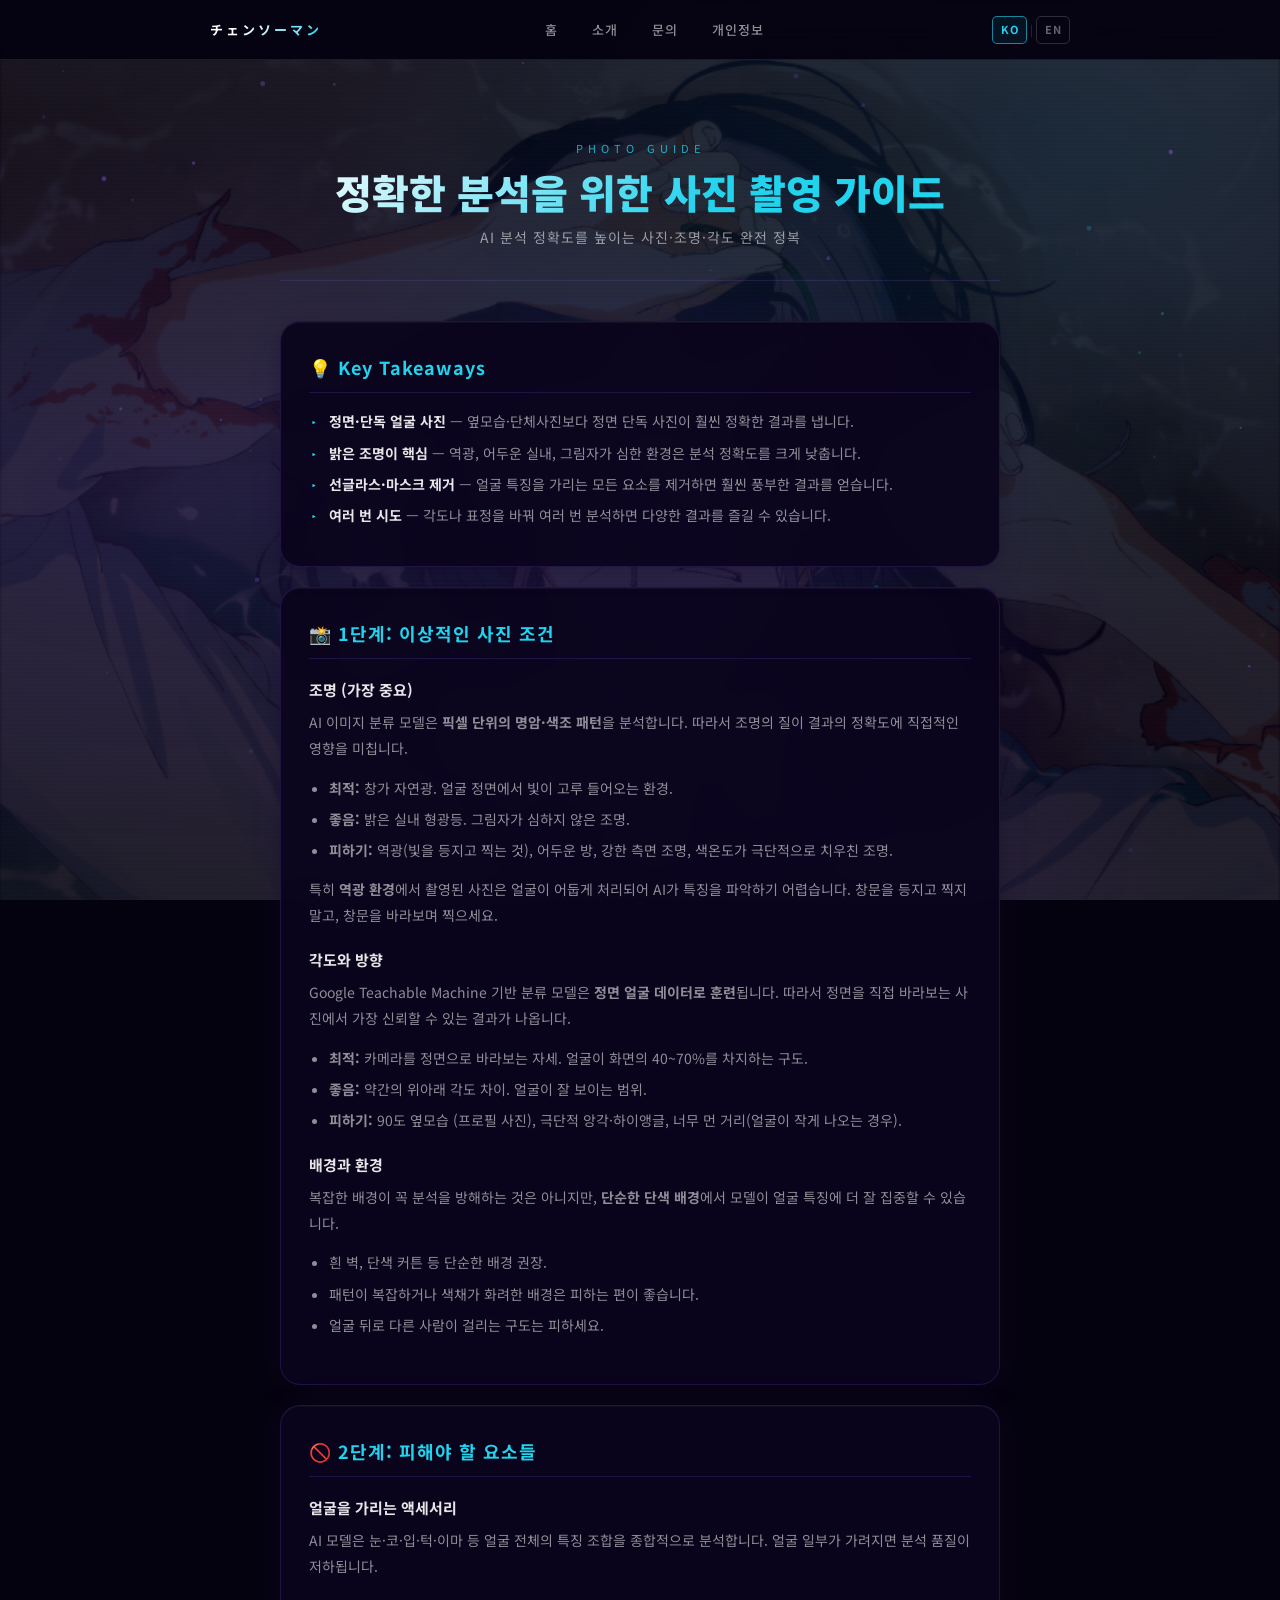
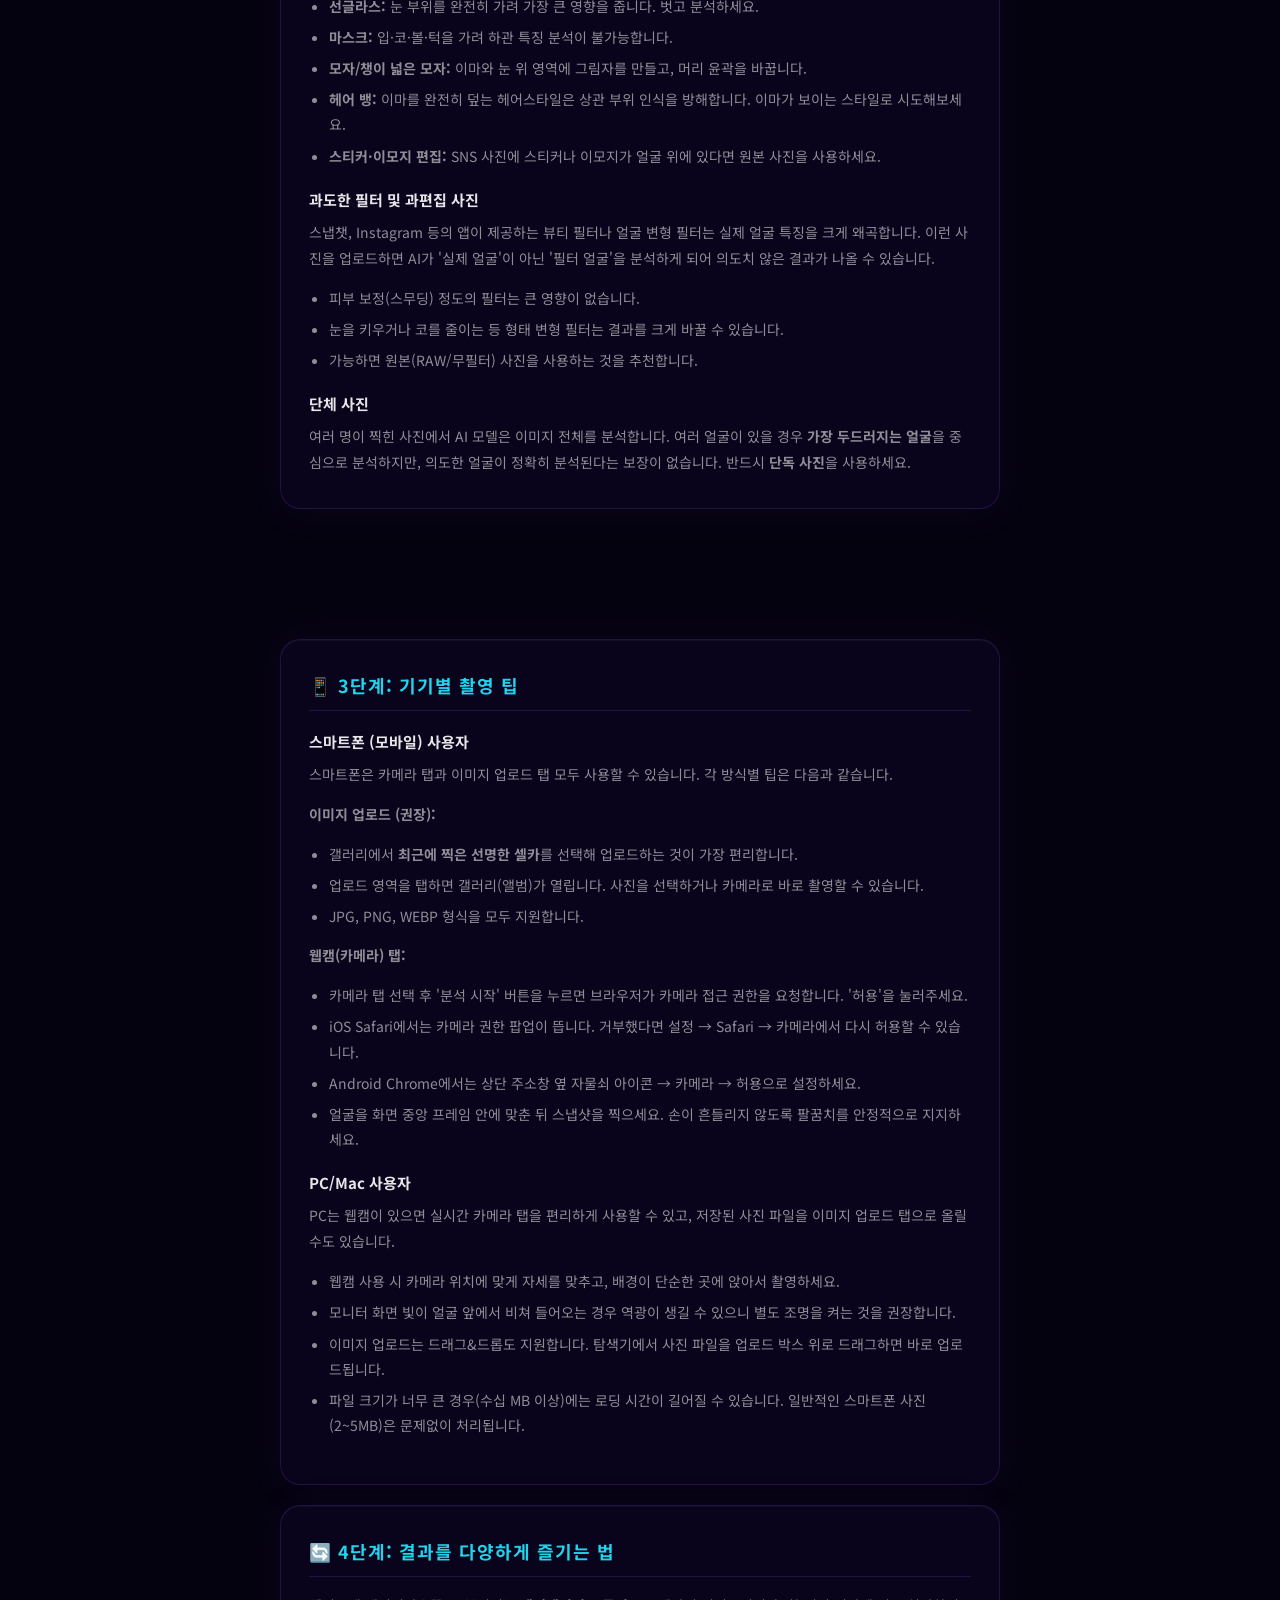
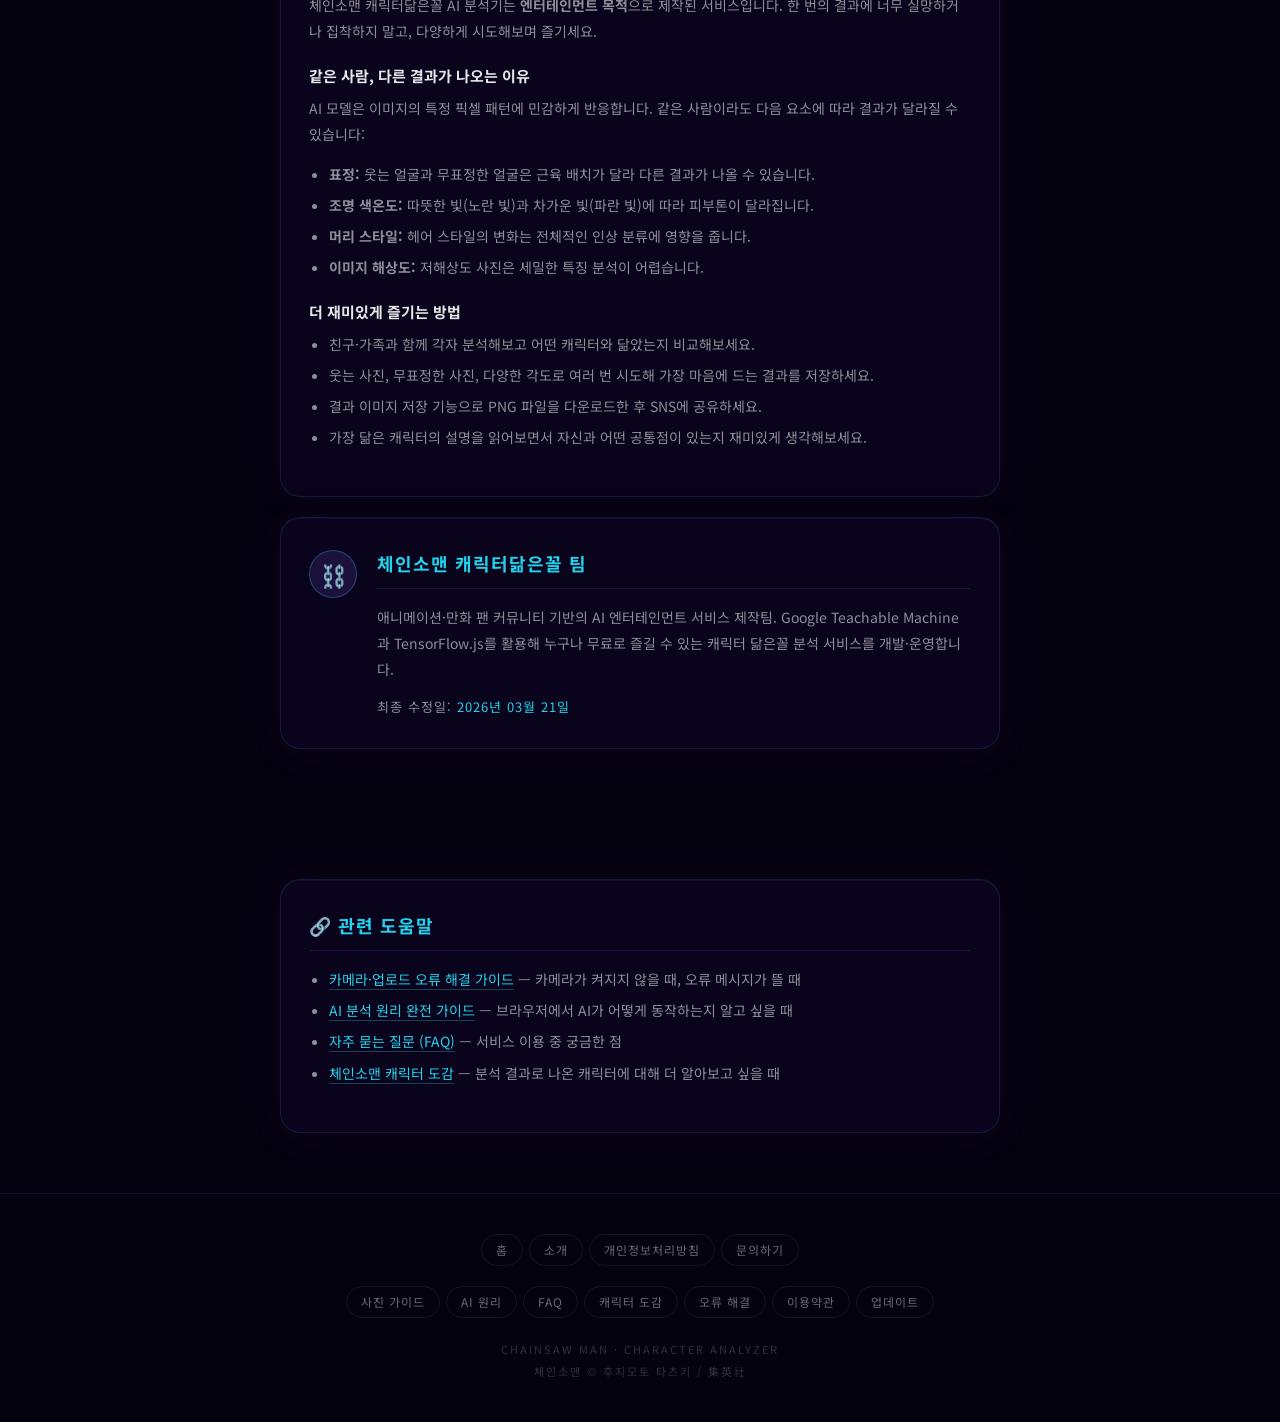
<file: guide.html>
<!DOCTYPE html>
<html lang="ko">
<head>
  <!-- Google tag (gtag.js) -->
  <script async src="https://www.googletagmanager.com/gtag/js?id=G-YHJ00H7NBL"></script>
  <script>
    window.dataLayer = window.dataLayer || [];
    function gtag(){dataLayer.push(arguments);}
    gtag('js', new Date());
    gtag('config', 'G-YHJ00H7NBL');
    (function(){var ref=document.referrer||'';var m={'chat.openai.com':'ChatGPT','perplexity.ai':'Perplexity','gemini.google.com':'Gemini','claude.ai':'Claude','copilot.microsoft.com':'Copilot'};for(var d in m){if(ref.indexOf(d)!==-1){gtag('event','ai_referral',{event_category:'GEO',ai_source:m[d],landing_page:location.pathname});break;}}})();
  </script>
  <!-- Microsoft Clarity -->
  <script type="text/javascript">
    (function(c,l,a,r,i,t,y){
        c[a]=c[a]||function(){(c[a].q=c[a].q||[]).push(arguments)};
        t=l.createElement(r);t.async=1;t.src="https://www.clarity.ms/tag/"+i;
        y=l.getElementsByTagName(r)[0];y.parentNode.insertBefore(t,y);
    })(window, document, "clarity", "script", "vkeren3kxo");
  </script>
  <meta charset="UTF-8" />
  <link rel="icon" href="/favicon.ico" type="image/x-icon">
  <link rel="apple-touch-icon" href="/favicon.ico">
  <link rel="manifest" href="/manifest.json">
  <meta name="apple-mobile-web-app-capable" content="yes">
  <meta name="apple-mobile-web-app-title" content="체인소맨캐릭터닮은꼴">
  <meta name="viewport" content="width=device-width, initial-scale=1.0" />
  <title>정확한 분석을 위한 사진 촬영 가이드 | 체인소맨 캐릭터닮은꼴</title>
  <meta name="description" content="체인소맨 캐릭터닮은꼴 AI 분석기에서 가장 정확한 결과를 얻는 방법. 조명, 각도, 표정, 배경, 모바일·PC 촬영 팁을 단계별로 안내합니다.">
  <meta name="robots" content="index, follow">
  <meta name="theme-color" content="#090909">
  <link rel="canonical" href="https://bs-pb2.pages.dev/guide.html">
  <meta property="og:type" content="article">
  <meta property="og:url" content="https://bs-pb2.pages.dev/guide.html">
  <meta property="og:site_name" content="체인소맨 캐릭터닮은꼴">
  <meta property="og:title" content="정확한 분석을 위한 사진 촬영 가이드 | 체인소맨 캐릭터닮은꼴">
  <meta property="og:description" content="체인소맨 캐릭터닮은꼴 AI 분석기에서 가장 정확한 결과를 얻는 방법. 조명, 각도, 표정, 배경, 모바일·PC 촬영 팁을 단계별로 안내합니다.">
  <meta property="og:image" content="https://bs-pb2.pages.dev/images/reze.png">
  <meta property="og:image:width" content="600">
  <meta property="og:image:height" content="664">
  <meta property="og:image:alt" content="체인소맨 캐릭터닮은꼴 사진 촬영 가이드">
  <meta property="og:locale" content="ko_KR">
  <meta name="twitter:card" content="summary_large_image">
  <meta name="twitter:title" content="정확한 분석을 위한 사진 촬영 가이드 | 체인소맨 캐릭터닮은꼴">
  <meta name="twitter:description" content="체인소맨 캐릭터닮은꼴 AI 분석기에서 가장 정확한 결과를 얻는 방법. 조명, 각도, 표정, 배경, 모바일·PC 촬영 팁을 단계별로 안내합니다.">
  <meta name="twitter:image" content="https://bs-pb2.pages.dev/images/reze.png">
  <meta property="og:image:type" content="image/png">
  <meta name="keywords" content="체인소맨 캐릭터닮은꼴 사진 가이드, AI 분석 팁, 정확한 결과, 촬영 방법, 조명, 각도, 얼굴 인식">
  <link rel="alternate" hreflang="ko" href="https://bs-pb2.pages.dev/guide.html">
  <link rel="alternate" hreflang="x-default" href="https://bs-pb2.pages.dev/guide.html">
  <meta name="google-adsense-account" content="ca-pub-9688338422874533">
  <script async src="https://pagead2.googlesyndication.com/pagead/js/adsbygoogle.js?client=ca-pub-9688338422874533" crossorigin="anonymous"></script>
  <link rel="preconnect" href="https://fonts.googleapis.com">
  <link rel="preconnect" href="https://fonts.gstatic.com" crossorigin>
  <link href="https://fonts.googleapis.com/css2?family=Noto+Sans+KR:wght@300;400;700;900&family=Orbitron:wght@400;700;900&display=swap" rel="stylesheet">
  <link rel="stylesheet" href="/style.css">
  <script type="application/ld+json">
  {
    "@context": "https://schema.org",
    "@graph": [
      {
        "@type": "Article",
        "@id": "https://bs-pb2.pages.dev/guide.html",
        "headline": "정확한 분석을 위한 사진 촬영 가이드",
        "description": "체인소맨 캐릭터닮은꼴 AI 분석기에서 가장 정확한 결과를 얻는 방법. 조명, 각도, 표정, 배경, 모바일·PC 촬영 팁을 단계별로 안내합니다.",
        "url": "https://bs-pb2.pages.dev/guide.html",
        "inLanguage": "ko",
        "datePublished": "2026-02-23",
        "dateModified": "2026-03-21",
        "author": {"@type": "Organization", "name": "체인소맨 캐릭터닮은꼴 팀", "url": "https://bs-pb2.pages.dev/about.html"},
        "publisher": {"@type": "Organization", "name": "체인소맨 캐릭터닮은꼴", "url": "https://bs-pb2.pages.dev/"},
        "isPartOf": {"@type": "WebSite", "@id": "https://bs-pb2.pages.dev/#website"},
        "breadcrumb": {
          "@type": "BreadcrumbList",
          "itemListElement": [
            {"@type": "ListItem", "position": 1, "name": "홈", "item": "https://bs-pb2.pages.dev/"},
            {"@type": "ListItem", "position": 2, "name": "사진 촬영 가이드", "item": "https://bs-pb2.pages.dev/guide.html"}
          ]
        }
      },
      {
        "@type": "FAQPage",
        "mainEntity": [
          {
            "@type": "Question",
            "name": "어떤 사진이 체인소맨 캐릭터닮은꼴 분석에 가장 잘 맞나요?",
            "acceptedAnswer": {"@type": "Answer", "text": "정면을 바라보는 단독 얼굴 사진이 가장 좋습니다. 밝은 자연광 환경, 선글라스·마스크 미착용, 단순한 배경 조건이 갖춰진 사진에서 가장 높은 분석 정확도를 보입니다."}
          },
          {
            "@type": "Question",
            "name": "안경을 쓰고 분석하면 결과가 다르게 나오나요?",
            "acceptedAnswer": {"@type": "Answer", "text": "안경은 눈 영역을 가려 AI 분류 정확도를 다소 낮출 수 있습니다. 가능하면 안경을 벗고 분석하거나, 두 가지 모두 시도해 비교해보는 것을 권장합니다."}
          },
          {
            "@type": "Question",
            "name": "모바일에서 분석할 때 주의할 점은?",
            "acceptedAnswer": {"@type": "Answer", "text": "모바일에서는 이미지 업로드 탭을 이용해 갤러리의 선명한 셀카 사진을 업로드하는 것이 권장됩니다. 전면 카메라로 촬영 시에는 얼굴이 화면 중앙에 오도록 조정하고, 흔들림 없이 촬영하세요."}
          }
        ]
      }
    ]
  }
  </script>
</head>
<body>
  <canvas id="bg-canvas"></canvas>

  <nav class="site-nav">
    <div class="nav-inner">
      <a class="nav-logo" href="/">チェンソーマン</a>
      <div class="nav-links">
        <a href="/">홈</a>
        <a href="/about.html">소개</a>
        <a href="/contact.html">문의</a>
        <a href="/privacy.html">개인정보</a>
      </div>
      <div class="lang-toggle">
        <button class="lang-btn" data-lang="ko" onclick="setLang('ko')">KO</button>
        <span class="lang-sep">|</span>
        <button class="lang-btn" data-lang="en" onclick="setLang('en')">EN</button>
      </div>
      <button class="nav-hamburger" aria-label="메뉴 열기" onclick="toggleNav()">☰</button>
    </div>
    <div class="nav-mobile" id="nav-mobile">
      <a href="/">홈</a>
      <a href="/about.html">소개</a>
      <a href="/contact.html">문의</a>
      <a href="/privacy.html">개인정보</a>
      <div class="lang-toggle lang-toggle-mobile">
        <button class="lang-btn" data-lang="ko" onclick="setLang('ko')">KO</button>
        <span class="lang-sep">|</span>
        <button class="lang-btn" data-lang="en" onclick="setLang('en')">EN</button>
      </div>
    </div>
  </nav>

  <div class="page-wrapper">

    <div class="page-hero anim-in">
      <p class="page-eyebrow">Photo Guide</p>
      <h1 class="page-title">정확한 분석을 위한 사진 촬영 가이드</h1>
      <p class="page-sub">AI 분석 정확도를 높이는 사진·조명·각도 완전 정복</p>
    </div>

    <!-- Key Takeaways -->
    <section class="key-takeaways" aria-label="가이드 핵심 요약">
      <h2 class="kt-title">💡 Key Takeaways</h2>
      <ul class="kt-list">
        <li><strong>정면·단독 얼굴 사진</strong> — 옆모습·단체사진보다 정면 단독 사진이 훨씬 정확한 결과를 냅니다.</li>
        <li><strong>밝은 조명이 핵심</strong> — 역광, 어두운 실내, 그림자가 심한 환경은 분석 정확도를 크게 낮춥니다.</li>
        <li><strong>선글라스·마스크 제거</strong> — 얼굴 특징을 가리는 모든 요소를 제거하면 훨씬 풍부한 결과를 얻습니다.</li>
        <li><strong>여러 번 시도</strong> — 각도나 표정을 바꿔 여러 번 분석하면 다양한 결과를 즐길 수 있습니다.</li>
      </ul>
    </section>

    <div class="content-section anim-in" style="animation-delay:0.1s">
      <h2>📸 1단계: 이상적인 사진 조건</h2>
      <h3>조명 (가장 중요)</h3>
      <p>AI 이미지 분류 모델은 <strong>픽셀 단위의 명암·색조 패턴</strong>을 분석합니다. 따라서 조명의 질이 결과의 정확도에 직접적인 영향을 미칩니다.</p>
      <ul>
        <li><strong>최적:</strong> 창가 자연광. 얼굴 정면에서 빛이 고루 들어오는 환경.</li>
        <li><strong>좋음:</strong> 밝은 실내 형광등. 그림자가 심하지 않은 조명.</li>
        <li><strong>피하기:</strong> 역광(빛을 등지고 찍는 것), 어두운 방, 강한 측면 조명, 색온도가 극단적으로 치우친 조명.</li>
      </ul>
      <p>특히 <strong>역광 환경</strong>에서 촬영된 사진은 얼굴이 어둡게 처리되어 AI가 특징을 파악하기 어렵습니다. 창문을 등지고 찍지 말고, 창문을 바라보며 찍으세요.</p>

      <h3>각도와 방향</h3>
      <p>Google Teachable Machine 기반 분류 모델은 <strong>정면 얼굴 데이터로 훈련</strong>됩니다. 따라서 정면을 직접 바라보는 사진에서 가장 신뢰할 수 있는 결과가 나옵니다.</p>
      <ul>
        <li><strong>최적:</strong> 카메라를 정면으로 바라보는 자세. 얼굴이 화면의 40~70%를 차지하는 구도.</li>
        <li><strong>좋음:</strong> 약간의 위아래 각도 차이. 얼굴이 잘 보이는 범위.</li>
        <li><strong>피하기:</strong> 90도 옆모습 (프로필 사진), 극단적 앙각·하이앵글, 너무 먼 거리(얼굴이 작게 나오는 경우).</li>
      </ul>

      <h3>배경과 환경</h3>
      <p>복잡한 배경이 꼭 분석을 방해하는 것은 아니지만, <strong>단순한 단색 배경</strong>에서 모델이 얼굴 특징에 더 잘 집중할 수 있습니다.</p>
      <ul>
        <li>흰 벽, 단색 커튼 등 단순한 배경 권장.</li>
        <li>패턴이 복잡하거나 색채가 화려한 배경은 피하는 편이 좋습니다.</li>
        <li>얼굴 뒤로 다른 사람이 걸리는 구도는 피하세요.</li>
      </ul>
    </div>

    <div class="content-section anim-in" style="animation-delay:0.15s">
      <h2>🚫 2단계: 피해야 할 요소들</h2>

      <h3>얼굴을 가리는 액세서리</h3>
      <p>AI 모델은 눈·코·입·턱·이마 등 얼굴 전체의 특징 조합을 종합적으로 분석합니다. 얼굴 일부가 가려지면 분석 품질이 저하됩니다.</p>
      <ul>
        <li><strong>선글라스:</strong> 눈 부위를 완전히 가려 가장 큰 영향을 줍니다. 벗고 분석하세요.</li>
        <li><strong>마스크:</strong> 입·코·볼·턱을 가려 하관 특징 분석이 불가능합니다.</li>
        <li><strong>모자/챙이 넓은 모자:</strong> 이마와 눈 위 영역에 그림자를 만들고, 머리 윤곽을 바꿉니다.</li>
        <li><strong>헤어 뱅:</strong> 이마를 완전히 덮는 헤어스타일은 상관 부위 인식을 방해합니다. 이마가 보이는 스타일로 시도해보세요.</li>
        <li><strong>스티커·이모지 편집:</strong> SNS 사진에 스티커나 이모지가 얼굴 위에 있다면 원본 사진을 사용하세요.</li>
      </ul>

      <h3>과도한 필터 및 과편집 사진</h3>
      <p>스냅챗, Instagram 등의 앱이 제공하는 뷰티 필터나 얼굴 변형 필터는 실제 얼굴 특징을 크게 왜곡합니다. 이런 사진을 업로드하면 AI가 '실제 얼굴'이 아닌 '필터 얼굴'을 분석하게 되어 의도치 않은 결과가 나올 수 있습니다.</p>
      <ul>
        <li>피부 보정(스무딩) 정도의 필터는 큰 영향이 없습니다.</li>
        <li>눈을 키우거나 코를 줄이는 등 형태 변형 필터는 결과를 크게 바꿀 수 있습니다.</li>
        <li>가능하면 원본(RAW/무필터) 사진을 사용하는 것을 추천합니다.</li>
      </ul>

      <h3>단체 사진</h3>
      <p>여러 명이 찍힌 사진에서 AI 모델은 이미지 전체를 분석합니다. 여러 얼굴이 있을 경우 <strong>가장 두드러지는 얼굴</strong>을 중심으로 분석하지만, 의도한 얼굴이 정확히 분석된다는 보장이 없습니다. 반드시 <strong>단독 사진</strong>을 사용하세요.</p>
    </div>

    <!-- AdSense 광고 -->
    <div class="ad-container" aria-label="광고">
      <ins class="adsbygoogle"
           style="display:block"
           data-ad-client="ca-pub-9688338422874533"
           data-ad-slot="AUTO_SLOT_ID"
           data-ad-format="auto"
           data-full-width-responsive="true"></ins>
      <script>(adsbygoogle = window.adsbygoogle || []).push({});</script>
    </div>

    <div class="content-section anim-in" style="animation-delay:0.2s">
      <h2>📱 3단계: 기기별 촬영 팁</h2>

      <h3>스마트폰 (모바일) 사용자</h3>
      <p>스마트폰은 카메라 탭과 이미지 업로드 탭 모두 사용할 수 있습니다. 각 방식별 팁은 다음과 같습니다.</p>

      <p><strong>이미지 업로드 (권장):</strong></p>
      <ul>
        <li>갤러리에서 <strong>최근에 찍은 선명한 셀카</strong>를 선택해 업로드하는 것이 가장 편리합니다.</li>
        <li>업로드 영역을 탭하면 갤러리(앨범)가 열립니다. 사진을 선택하거나 카메라로 바로 촬영할 수 있습니다.</li>
        <li>JPG, PNG, WEBP 형식을 모두 지원합니다.</li>
      </ul>

      <p><strong>웹캠(카메라) 탭:</strong></p>
      <ul>
        <li>카메라 탭 선택 후 '분석 시작' 버튼을 누르면 브라우저가 카메라 접근 권한을 요청합니다. '허용'을 눌러주세요.</li>
        <li>iOS Safari에서는 카메라 권한 팝업이 뜹니다. 거부했다면 설정 → Safari → 카메라에서 다시 허용할 수 있습니다.</li>
        <li>Android Chrome에서는 상단 주소창 옆 자물쇠 아이콘 → 카메라 → 허용으로 설정하세요.</li>
        <li>얼굴을 화면 중앙 프레임 안에 맞춘 뒤 스냅샷을 찍으세요. 손이 흔들리지 않도록 팔꿈치를 안정적으로 지지하세요.</li>
      </ul>

      <h3>PC/Mac 사용자</h3>
      <p>PC는 웹캠이 있으면 실시간 카메라 탭을 편리하게 사용할 수 있고, 저장된 사진 파일을 이미지 업로드 탭으로 올릴 수도 있습니다.</p>
      <ul>
        <li>웹캠 사용 시 카메라 위치에 맞게 자세를 맞추고, 배경이 단순한 곳에 앉아서 촬영하세요.</li>
        <li>모니터 화면 빛이 얼굴 앞에서 비쳐 들어오는 경우 역광이 생길 수 있으니 별도 조명을 켜는 것을 권장합니다.</li>
        <li>이미지 업로드는 드래그&드롭도 지원합니다. 탐색기에서 사진 파일을 업로드 박스 위로 드래그하면 바로 업로드됩니다.</li>
        <li>파일 크기가 너무 큰 경우(수십 MB 이상)에는 로딩 시간이 길어질 수 있습니다. 일반적인 스마트폰 사진(2~5MB)은 문제없이 처리됩니다.</li>
      </ul>
    </div>

    <div class="content-section anim-in" style="animation-delay:0.25s">
      <h2>🔄 4단계: 결과를 다양하게 즐기는 법</h2>
      <p>체인소맨 캐릭터닮은꼴 AI 분석기는 <strong>엔터테인먼트 목적</strong>으로 제작된 서비스입니다. 한 번의 결과에 너무 실망하거나 집착하지 말고, 다양하게 시도해보며 즐기세요.</p>

      <h3>같은 사람, 다른 결과가 나오는 이유</h3>
      <p>AI 모델은 이미지의 특정 픽셀 패턴에 민감하게 반응합니다. 같은 사람이라도 다음 요소에 따라 결과가 달라질 수 있습니다:</p>
      <ul>
        <li><strong>표정:</strong> 웃는 얼굴과 무표정한 얼굴은 근육 배치가 달라 다른 결과가 나올 수 있습니다.</li>
        <li><strong>조명 색온도:</strong> 따뜻한 빛(노란 빛)과 차가운 빛(파란 빛)에 따라 피부톤이 달라집니다.</li>
        <li><strong>머리 스타일:</strong> 헤어 스타일의 변화는 전체적인 인상 분류에 영향을 줍니다.</li>
        <li><strong>이미지 해상도:</strong> 저해상도 사진은 세밀한 특징 분석이 어렵습니다.</li>
      </ul>

      <h3>더 재미있게 즐기는 방법</h3>
      <ul>
        <li>친구·가족과 함께 각자 분석해보고 어떤 캐릭터와 닮았는지 비교해보세요.</li>
        <li>웃는 사진, 무표정한 사진, 다양한 각도로 여러 번 시도해 가장 마음에 드는 결과를 저장하세요.</li>
        <li>결과 이미지 저장 기능으로 PNG 파일을 다운로드한 후 SNS에 공유하세요.</li>
        <li>가장 닮은 캐릭터의 설명을 읽어보면서 자신과 어떤 공통점이 있는지 재미있게 생각해보세요.</li>
      </ul>
    </div>

    <!-- Author Bio -->
    <div class="author-bio anim-in" style="animation-delay:0.28s">
      <div class="author-bio-avatar" aria-hidden="true">⛓️</div>
      <div class="author-bio-info">
        <p class="author-bio-name">체인소맨 캐릭터닮은꼴 팀</p>
        <p class="author-bio-desc">애니메이션·만화 팬 커뮤니티 기반의 AI 엔터테인먼트 서비스 제작팀. Google Teachable Machine과 TensorFlow.js를 활용해 누구나 무료로 즐길 수 있는 캐릭터 닮은꼴 분석 서비스를 개발·운영합니다.</p>
        <p class="author-bio-meta">최종 수정일: <time datetime="2026-03-21">2026년 03월 21일</time></p>
      </div>
    </div>

    <!-- AdSense 광고 -->
    <div class="ad-container" aria-label="광고">
      <ins class="adsbygoogle"
           style="display:block"
           data-ad-client="ca-pub-9688338422874533"
           data-ad-slot="AUTO_SLOT_ID"
           data-ad-format="auto"
           data-full-width-responsive="true"></ins>
      <script>(adsbygoogle = window.adsbygoogle || []).push({});</script>
    </div>

    <div class="content-section anim-in" style="animation-delay:0.3s">
      <h2>🔗 관련 도움말</h2>
      <ul>
        <li><a href="/troubleshoot.html">카메라·업로드 오류 해결 가이드</a> — 카메라가 켜지지 않을 때, 오류 메시지가 뜰 때</li>
        <li><a href="/how-it-works.html">AI 분석 원리 완전 가이드</a> — 브라우저에서 AI가 어떻게 동작하는지 알고 싶을 때</li>
        <li><a href="/faq.html">자주 묻는 질문 (FAQ)</a> — 서비스 이용 중 궁금한 점</li>
        <li><a href="/characters.html">체인소맨 캐릭터 도감</a> — 분석 결과로 나온 캐릭터에 대해 더 알아보고 싶을 때</li>
      </ul>
    </div>

  </div>

  <footer class="site-footer">
    <div class="footer-links">
      <a href="/">홈</a>
      <a href="/about.html">소개</a>
      <a href="/privacy.html">개인정보처리방침</a>
      <a href="/contact.html">문의하기</a>
    </div>
    <div class="footer-links" style="margin-top:8px;">
      <a href="/guide.html">사진 가이드</a>
      <a href="/how-it-works.html">AI 원리</a>
      <a href="/faq.html">FAQ</a>
      <a href="/characters.html">캐릭터 도감</a>
      <a href="/troubleshoot.html">오류 해결</a>
      <a href="/terms.html">이용약관</a>
      <a href="/changelog.html">업데이트</a>
    </div>
    <div class="footer-copy">
      CHAINSAW MAN · CHARACTER ANALYZER<br>
      체인소맨 © 후지모토 타츠키 / 集英社
    </div>
  </footer>

  <!-- 플로팅 SNS 공유 -->
  <style>
    .share-float-p{position:fixed;right:16px;bottom:80px;z-index:200;display:none;flex-direction:column;align-items:center;gap:8px;}
    .sfp-items{display:flex;flex-direction:column;gap:8px;opacity:0;transform:translateY(10px) scale(0.9);pointer-events:none;transition:all 0.25s cubic-bezier(0.16,1,0.3,1);}
    .sfp-items.open{opacity:1;transform:translateY(0) scale(1);pointer-events:all;}
    .sfp-main{width:48px;height:48px;border-radius:50%;background:linear-gradient(135deg,#c0392b,#8b0000);border:none;color:#fff;font-size:20px;cursor:pointer;box-shadow:0 4px 20px rgba(192,57,43,0.5);transition:all .3s;display:flex;align-items:center;justify-content:center;}
    .sfp-main:hover{transform:scale(1.1);}
    .sfp-btn{width:38px;height:38px;border-radius:50%;border:none;font-size:14px;font-weight:700;cursor:pointer;display:flex;align-items:center;justify-content:center;transition:all .2s;box-shadow:0 2px 10px rgba(0,0,0,.3);}
    .sfp-btn:hover{transform:scale(1.12);}
    #sfp-toast{position:fixed;bottom:140px;left:50%;transform:translateX(-50%);background:rgba(192,57,43,.95);color:#fff;padding:10px 22px;border-radius:20px;font-size:13px;z-index:300;opacity:0;pointer-events:none;transition:opacity .3s;white-space:nowrap;}
  </style>
  <div class="share-float-p" id="sfp-wrap">
    <div class="sfp-items" id="sfp-items">
      <button class="sfp-btn" style="background:#000;color:#fff;" onclick="sfpShare('twitter')" title="Twitter">𝕏</button>
      <button class="sfp-btn" style="background:#1877f2;color:#fff;" onclick="sfpShare('facebook')" title="Facebook">f</button>
      <button class="sfp-btn" style="background:#101010;color:#fff;border:1px solid rgba(255,255,255,.2);" onclick="sfpShare('threads')" title="Threads">⊕</button>
      <button class="sfp-btn" style="background:rgba(20,10,35,.95);color:rgba(255,255,255,.8);border:1px solid rgba(255,255,255,.2);" onclick="sfpShare('copy')" title="링크복사">🔗</button>
    </div>
    <button class="sfp-main" id="sfp-main" onclick="toggleSfp()" title="공유">↗</button>
  </div>
  <div id="sfp-toast">✅ 링크가 복사됐어요!</div>
  <script src="/i18n.js"></script>
  <script>
    function toggleNav() { document.getElementById('nav-mobile').classList.toggle('open'); }
    document.addEventListener('click', (e) => {
      if (!e.target.closest('.site-nav')) document.getElementById('nav-mobile').classList.remove('open');
    });
    var _sfpOpen = false;
    function toggleSfp(){_sfpOpen=!_sfpOpen;document.getElementById('sfp-items').classList.toggle('open',_sfpOpen);document.getElementById('sfp-main').textContent=_sfpOpen?'✕':'↗';}
    function sfpShare(t){var u='https://bs-pb2.pages.dev/guide.html';var tx='📸 체인소맨 캐릭터닮은꼴 AI - 정확한 분석을 위한 사진 촬영 가이드\n'+u+'\n#체인소맨 #체인소맨캐릭터닮은꼴';if(t==='twitter')window.open('https://twitter.com/intent/tweet?text='+encodeURIComponent(tx),'_blank','width=600,height=440,noopener');else if(t==='facebook')window.open('https://www.facebook.com/sharer/sharer.php?u='+encodeURIComponent(u),'_blank','width=600,height=440,noopener');else if(t==='threads')window.open('https://www.threads.net/intent/post?text='+encodeURIComponent(tx),'_blank','width=600,height=440,noopener');else if(t==='copy'){if(navigator.clipboard)navigator.clipboard.writeText(tx).then(showSfpToast);else{var a=document.createElement('textarea');a.value=tx;document.body.appendChild(a);a.select();document.execCommand('copy');document.body.removeChild(a);showSfpToast();}}}
    function showSfpToast(){var t=document.getElementById('sfp-toast');t.style.opacity='1';setTimeout(function(){t.style.opacity='0';},2500);}
    window.addEventListener('scroll',function(){var w=document.getElementById('sfp-wrap');if(w)w.style.display=window.scrollY>200?'flex':'none';});
    document.addEventListener('click',function(e){if(_sfpOpen&&!e.target.closest('.share-float-p')){_sfpOpen=false;document.getElementById('sfp-items').classList.remove('open');document.getElementById('sfp-main').textContent='↗';}});
    (function() {
      const canvas = document.getElementById('bg-canvas');
      const ctx = canvas.getContext('2d');
      let W, H, particles = [];
      function resize() { W = canvas.width = window.innerWidth; H = canvas.height = window.innerHeight; }
      resize(); window.addEventListener('resize', resize);
      class Particle {
        constructor() { this.reset(true); }
        reset(init) {
          this.x = Math.random() * W; this.y = init ? Math.random() * H : H + 10;
          this.size = Math.random() * 2 + 0.5; this.speedY = -(Math.random() * 0.5 + 0.15);
          this.speedX = (Math.random() - 0.5) * 0.25; this.opacity = Math.random() * 0.4 + 0.08;
          this.color = Math.random() > 0.5 ? `rgba(139,92,246,${this.opacity})` : `rgba(34,211,238,${this.opacity * 0.6})`;
        }
        update() { this.x += this.speedX; this.y += this.speedY; if (this.y < -10) this.reset(); }
        draw() { ctx.beginPath(); ctx.arc(this.x, this.y, this.size, 0, Math.PI*2); ctx.fillStyle = this.color; ctx.fill(); }
      }
      for (let i = 0; i < 60; i++) particles.push(new Particle());
      (function animate() { ctx.clearRect(0,0,W,H); particles.forEach(p=>{p.update();p.draw();}); requestAnimationFrame(animate); })();
    })();
  </script>
</body>
</html>
</file>
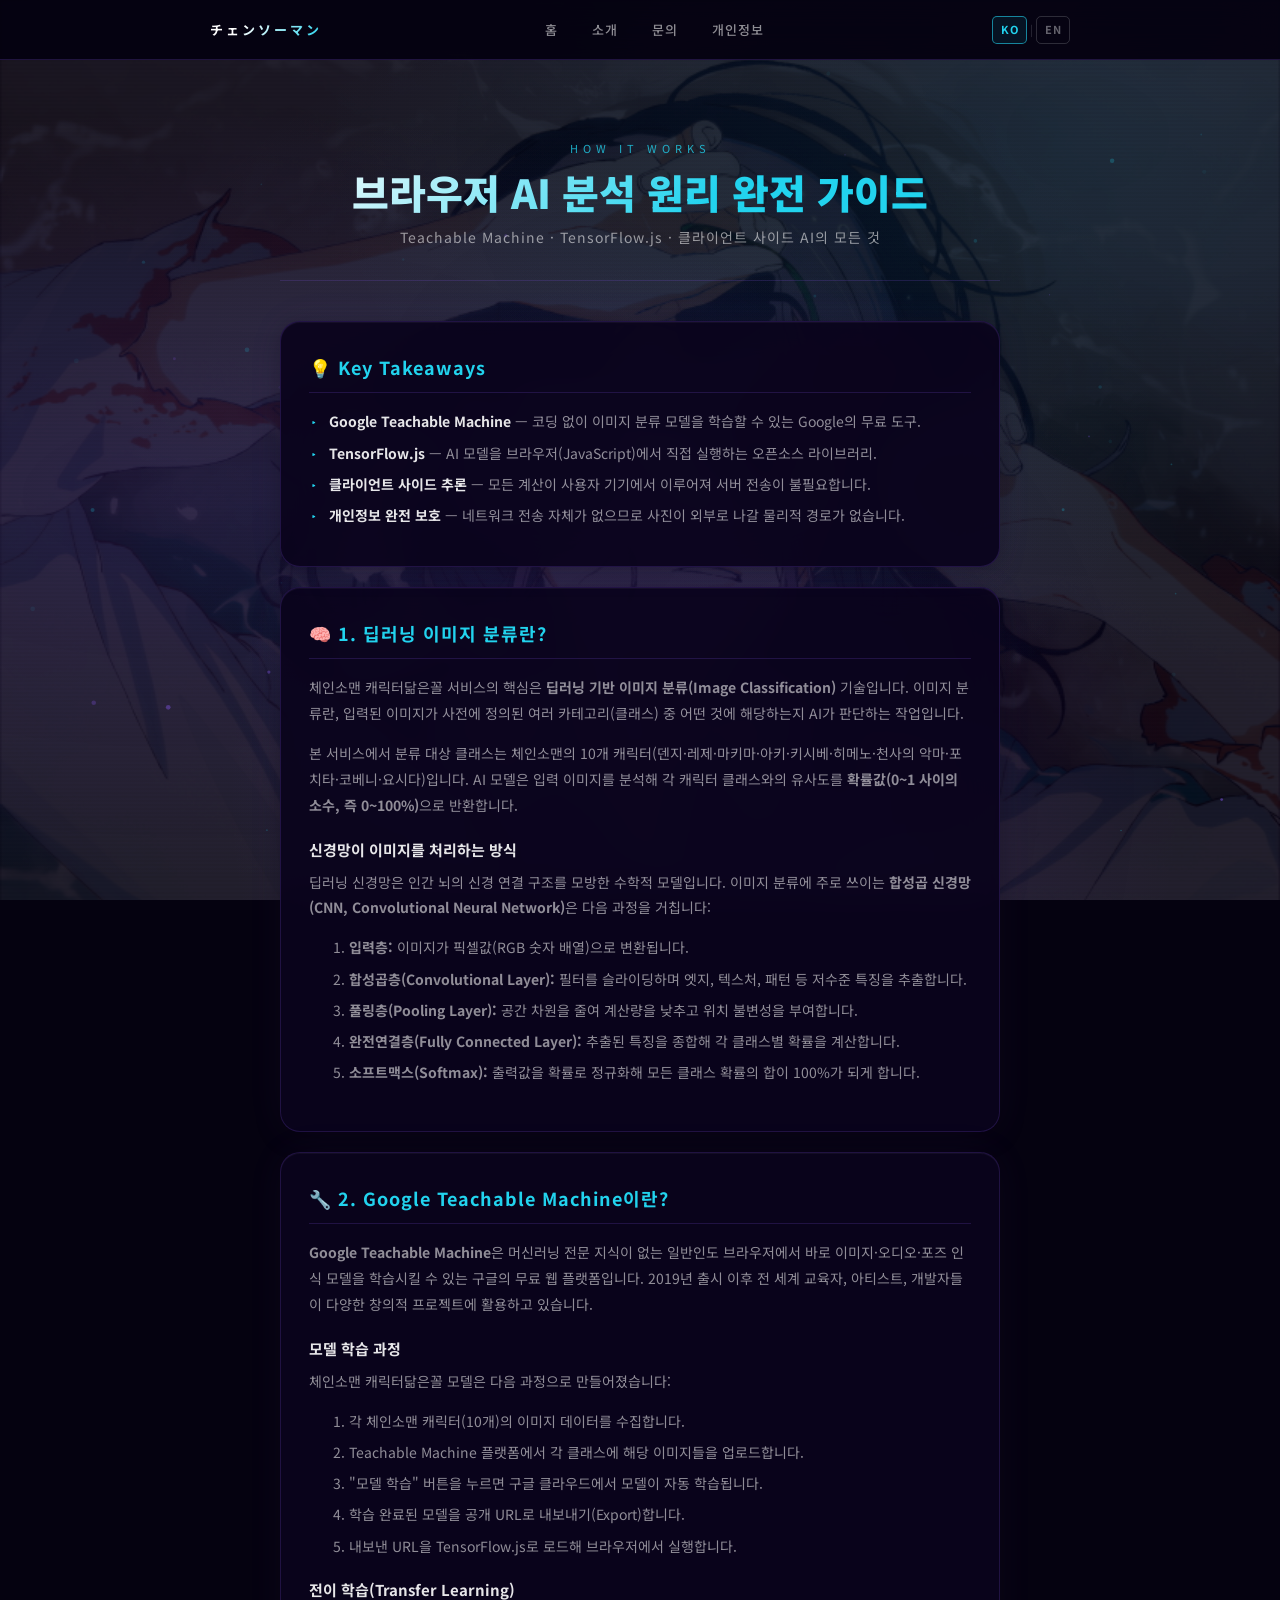
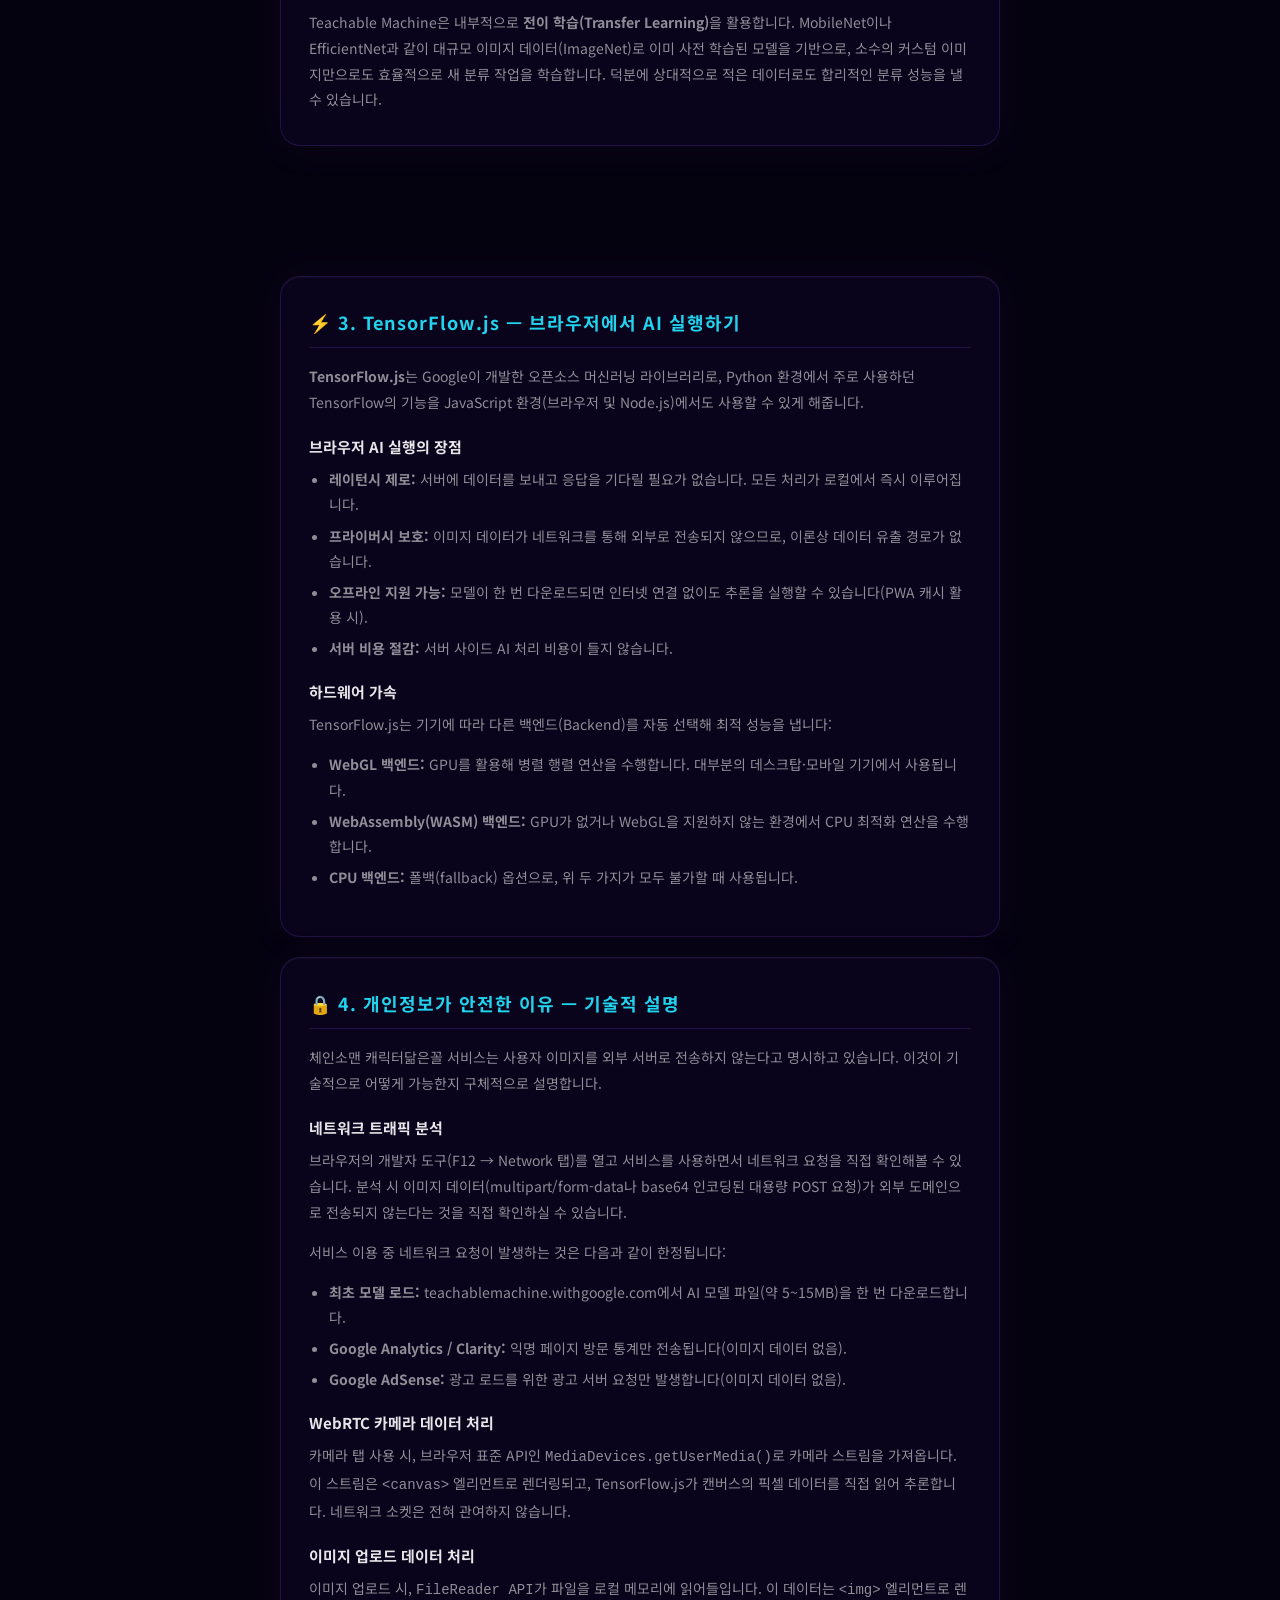
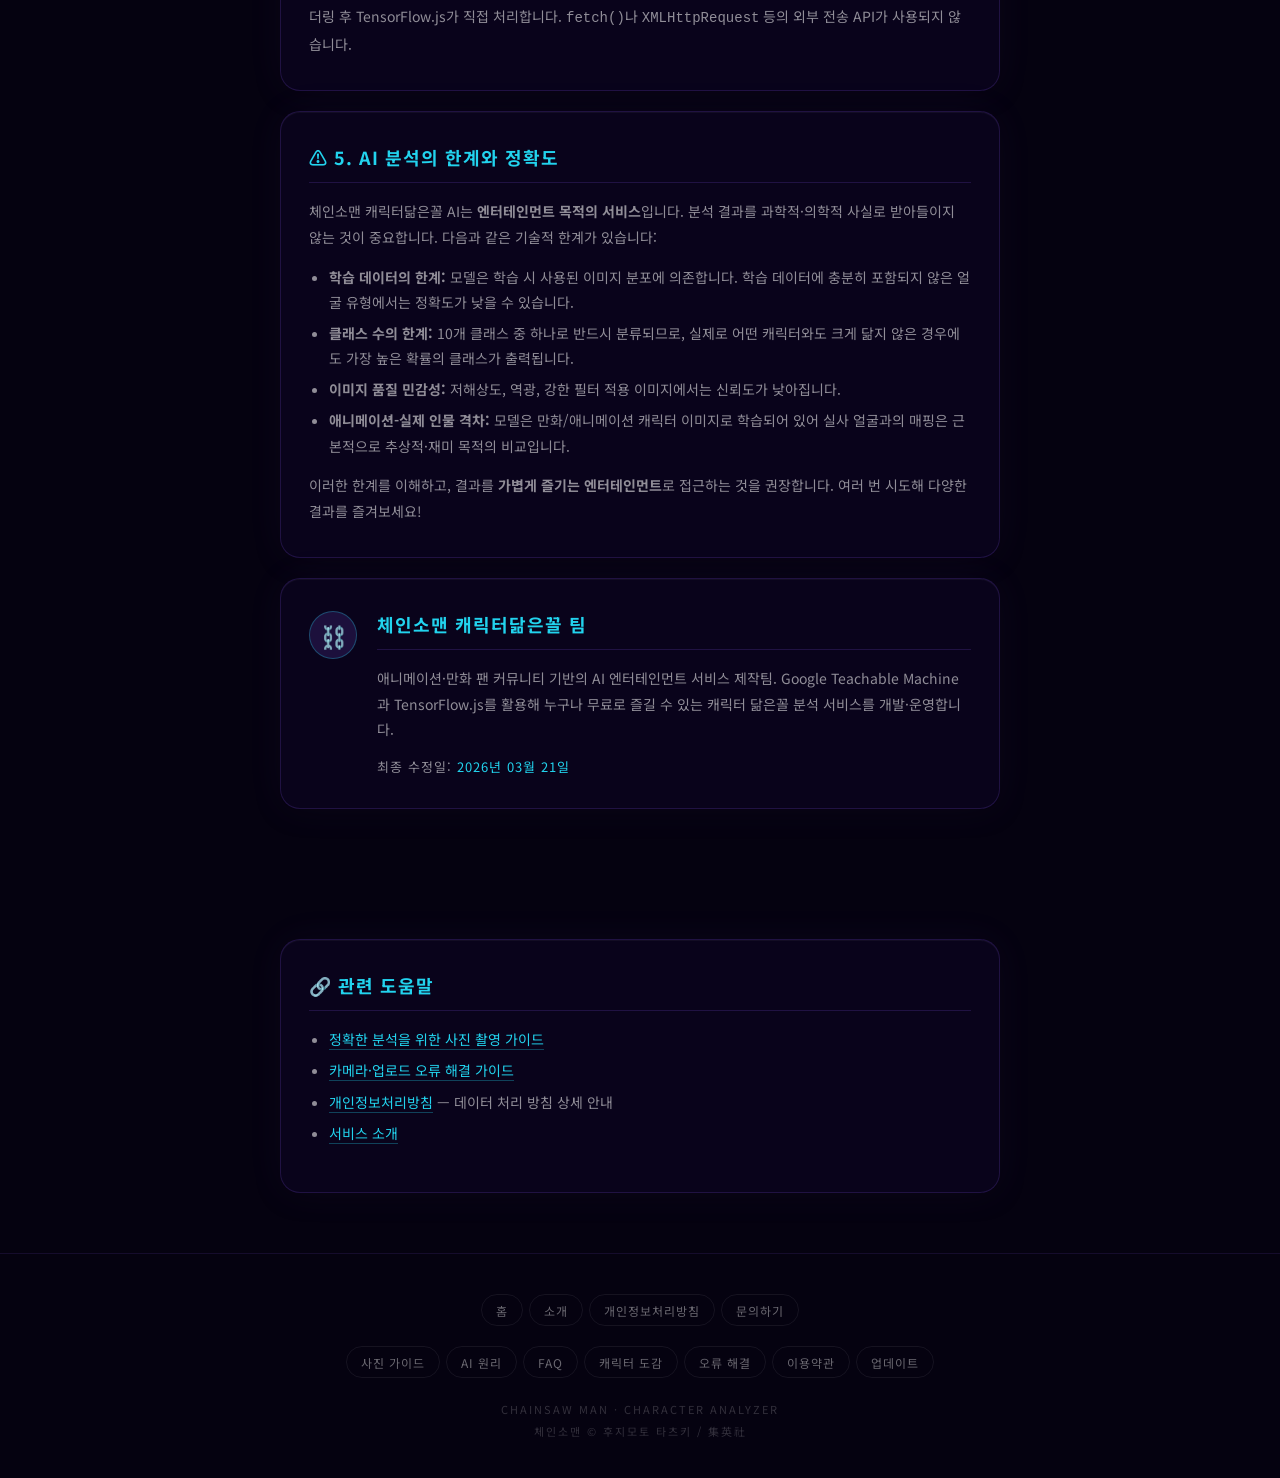
<file: how-it-works.html>
<!DOCTYPE html>
<html lang="ko">
<head>
  <!-- Google tag (gtag.js) -->
  <script async src="https://www.googletagmanager.com/gtag/js?id=G-YHJ00H7NBL"></script>
  <script>
    window.dataLayer = window.dataLayer || [];
    function gtag(){dataLayer.push(arguments);}
    gtag('js', new Date());
    gtag('config', 'G-YHJ00H7NBL');
    (function(){var ref=document.referrer||'';var m={'chat.openai.com':'ChatGPT','perplexity.ai':'Perplexity','gemini.google.com':'Gemini','claude.ai':'Claude','copilot.microsoft.com':'Copilot'};for(var d in m){if(ref.indexOf(d)!==-1){gtag('event','ai_referral',{event_category:'GEO',ai_source:m[d],landing_page:location.pathname});break;}}})();
  </script>
  <!-- Microsoft Clarity -->
  <script type="text/javascript">
    (function(c,l,a,r,i,t,y){
        c[a]=c[a]||function(){(c[a].q=c[a].q||[]).push(arguments)};
        t=l.createElement(r);t.async=1;t.src="https://www.clarity.ms/tag/"+i;
        y=l.getElementsByTagName(r)[0];y.parentNode.insertBefore(t,y);
    })(window, document, "clarity", "script", "vkeren3kxo");
  </script>
  <meta charset="UTF-8" />
  <link rel="icon" href="/favicon.ico" type="image/x-icon">
  <link rel="apple-touch-icon" href="/favicon.ico">
  <link rel="manifest" href="/manifest.json">
  <meta name="apple-mobile-web-app-capable" content="yes">
  <meta name="apple-mobile-web-app-title" content="체인소맨캐릭터닮은꼴">
  <meta name="viewport" content="width=device-width, initial-scale=1.0" />
  <title>브라우저 AI 분석 원리 완전 가이드 | 체인소맨 캐릭터닮은꼴</title>
  <meta name="description" content="체인소맨 캐릭터닮은꼴 AI가 어떻게 작동하는지 알아보세요. Google Teachable Machine, TensorFlow.js, 브라우저 내 AI 추론 원리, 개인정보 보호 방식을 쉽게 설명합니다.">
  <meta name="robots" content="index, follow">
  <meta name="theme-color" content="#090909">
  <link rel="canonical" href="https://bs-pb2.pages.dev/how-it-works.html">
  <meta property="og:type" content="article">
  <meta property="og:url" content="https://bs-pb2.pages.dev/how-it-works.html">
  <meta property="og:site_name" content="체인소맨 캐릭터닮은꼴">
  <meta property="og:title" content="브라우저 AI 분석 원리 완전 가이드 | 체인소맨 캐릭터닮은꼴">
  <meta property="og:description" content="Google Teachable Machine, TensorFlow.js, 브라우저 내 AI 추론 원리, 개인정보 보호 방식을 쉽게 설명합니다.">
  <meta property="og:image" content="https://bs-pb2.pages.dev/images/reze.png">
  <meta property="og:image:width" content="600">
  <meta property="og:image:height" content="664">
  <meta property="og:locale" content="ko_KR">
  <meta name="twitter:card" content="summary_large_image">
  <meta name="twitter:title" content="브라우저 AI 분석 원리 완전 가이드 | 체인소맨 캐릭터닮은꼴">
  <meta name="twitter:description" content="Google Teachable Machine, TensorFlow.js, 브라우저 내 AI 추론 원리를 쉽게 설명합니다.">
  <meta name="twitter:image" content="https://bs-pb2.pages.dev/images/reze.png">
  <meta property="og:image:type" content="image/png">
  <meta name="keywords" content="Teachable Machine 원리, TensorFlow.js 설명, 브라우저 AI, 클라이언트 사이드 AI, 딥러닝 이미지 분류, 개인정보 보호 AI">
  <link rel="alternate" hreflang="ko" href="https://bs-pb2.pages.dev/how-it-works.html">
  <link rel="alternate" hreflang="x-default" href="https://bs-pb2.pages.dev/how-it-works.html">
  <meta name="google-adsense-account" content="ca-pub-9688338422874533">
  <script async src="https://pagead2.googlesyndication.com/pagead/js/adsbygoogle.js?client=ca-pub-9688338422874533" crossorigin="anonymous"></script>
  <link rel="preconnect" href="https://fonts.googleapis.com">
  <link rel="preconnect" href="https://fonts.gstatic.com" crossorigin>
  <link href="https://fonts.googleapis.com/css2?family=Noto+Sans+KR:wght@300;400;700;900&family=Orbitron:wght@400;700;900&display=swap" rel="stylesheet">
  <link rel="stylesheet" href="/style.css">
  <script type="application/ld+json">
  {
    "@context": "https://schema.org",
    "@graph": [
      {
        "@type": "Article",
        "@id": "https://bs-pb2.pages.dev/how-it-works.html",
        "headline": "브라우저 AI 분석 원리 완전 가이드",
        "description": "Google Teachable Machine과 TensorFlow.js를 이용한 브라우저 내 AI 추론 원리, 개인정보 보호 방식을 알기 쉽게 설명합니다.",
        "url": "https://bs-pb2.pages.dev/how-it-works.html",
        "inLanguage": "ko",
        "datePublished": "2026-02-23",
        "dateModified": "2026-03-21",
        "author": {"@type": "Organization", "name": "체인소맨 캐릭터닮은꼴 팀", "url": "https://bs-pb2.pages.dev/about.html"},
        "publisher": {"@type": "Organization", "name": "체인소맨 캐릭터닮은꼴", "url": "https://bs-pb2.pages.dev/"},
        "isPartOf": {"@type": "WebSite", "@id": "https://bs-pb2.pages.dev/#website"},
        "breadcrumb": {
          "@type": "BreadcrumbList",
          "itemListElement": [
            {"@type": "ListItem", "position": 1, "name": "홈", "item": "https://bs-pb2.pages.dev/"},
            {"@type": "ListItem", "position": 2, "name": "AI 작동 원리", "item": "https://bs-pb2.pages.dev/how-it-works.html"}
          ]
        }
      },
      {
        "@type": "FAQPage",
        "mainEntity": [
          {
            "@type": "Question",
            "name": "체인소맨 캐릭터닮은꼴 AI는 어떻게 작동하나요?",
            "acceptedAnswer": {"@type": "Answer", "text": "Google Teachable Machine으로 학습된 딥러닝 이미지 분류 모델과 TensorFlow.js를 사용합니다. 사용자가 사진을 제공하면 브라우저 내에서 직접 AI 추론이 실행되며, 각 체인소맨 캐릭터와의 유사도를 퍼센트로 반환합니다. 서버 전송은 전혀 없습니다."}
          },
          {
            "@type": "Question",
            "name": "사진이 서버에 저장되지 않는다는 것이 어떻게 가능한가요?",
            "acceptedAnswer": {"@type": "Answer", "text": "TensorFlow.js는 AI 모델을 브라우저의 JavaScript 환경에서 직접 실행합니다. 모든 계산이 사용자 기기의 CPU/GPU에서 이루어지므로, 이미지 데이터가 네트워크를 통해 외부로 나갈 필요가 없습니다. 이것이 클라이언트 사이드(브라우저 내) AI 추론의 핵심 장점입니다."}
          },
          {
            "@type": "Question",
            "name": "AI 결과가 항상 다른 이유는 무엇인가요?",
            "acceptedAnswer": {"@type": "Answer", "text": "AI 모델은 이미지의 픽셀 패턴을 수학적으로 분석합니다. 조명, 각도, 표정, 배경 등 이미지 조건이 조금이라도 달라지면 모델이 추출하는 특징값이 달라져 결과가 변합니다. 이는 의도된 동작이며, 엔터테인먼트 서비스의 재미 요소이기도 합니다."}
          }
        ]
      }
    ]
  }
  </script>
</head>
<body>
  <canvas id="bg-canvas"></canvas>

  <nav class="site-nav">
    <div class="nav-inner">
      <a class="nav-logo" href="/">チェンソーマン</a>
      <div class="nav-links">
        <a href="/">홈</a>
        <a href="/about.html">소개</a>
        <a href="/contact.html">문의</a>
        <a href="/privacy.html">개인정보</a>
      </div>
      <div class="lang-toggle">
        <button class="lang-btn" data-lang="ko" onclick="setLang('ko')">KO</button>
        <span class="lang-sep">|</span>
        <button class="lang-btn" data-lang="en" onclick="setLang('en')">EN</button>
      </div>
      <button class="nav-hamburger" aria-label="메뉴 열기" onclick="toggleNav()">☰</button>
    </div>
    <div class="nav-mobile" id="nav-mobile">
      <a href="/">홈</a>
      <a href="/about.html">소개</a>
      <a href="/contact.html">문의</a>
      <a href="/privacy.html">개인정보</a>
      <div class="lang-toggle lang-toggle-mobile">
        <button class="lang-btn" data-lang="ko" onclick="setLang('ko')">KO</button>
        <span class="lang-sep">|</span>
        <button class="lang-btn" data-lang="en" onclick="setLang('en')">EN</button>
      </div>
    </div>
  </nav>

  <div class="page-wrapper">

    <div class="page-hero anim-in">
      <p class="page-eyebrow">How It Works</p>
      <h1 class="page-title">브라우저 AI 분석 원리 완전 가이드</h1>
      <p class="page-sub">Teachable Machine · TensorFlow.js · 클라이언트 사이드 AI의 모든 것</p>
    </div>

    <section class="key-takeaways" aria-label="핵심 요약">
      <h2 class="kt-title">💡 Key Takeaways</h2>
      <ul class="kt-list">
        <li><strong>Google Teachable Machine</strong> — 코딩 없이 이미지 분류 모델을 학습할 수 있는 Google의 무료 도구.</li>
        <li><strong>TensorFlow.js</strong> — AI 모델을 브라우저(JavaScript)에서 직접 실행하는 오픈소스 라이브러리.</li>
        <li><strong>클라이언트 사이드 추론</strong> — 모든 계산이 사용자 기기에서 이루어져 서버 전송이 불필요합니다.</li>
        <li><strong>개인정보 완전 보호</strong> — 네트워크 전송 자체가 없으므로 사진이 외부로 나갈 물리적 경로가 없습니다.</li>
      </ul>
    </section>

    <div class="content-section anim-in" style="animation-delay:0.1s">
      <h2>🧠 1. 딥러닝 이미지 분류란?</h2>
      <p>체인소맨 캐릭터닮은꼴 서비스의 핵심은 <strong>딥러닝 기반 이미지 분류(Image Classification)</strong> 기술입니다. 이미지 분류란, 입력된 이미지가 사전에 정의된 여러 카테고리(클래스) 중 어떤 것에 해당하는지 AI가 판단하는 작업입니다.</p>
      <p>본 서비스에서 분류 대상 클래스는 체인소맨의 10개 캐릭터(덴지·레제·마키마·아키·키시베·히메노·천사의 악마·포치타·코베니·요시다)입니다. AI 모델은 입력 이미지를 분석해 각 캐릭터 클래스와의 유사도를 <strong>확률값(0~1 사이의 소수, 즉 0~100%)</strong>으로 반환합니다.</p>

      <h3>신경망이 이미지를 처리하는 방식</h3>
      <p>딥러닝 신경망은 인간 뇌의 신경 연결 구조를 모방한 수학적 모델입니다. 이미지 분류에 주로 쓰이는 <strong>합성곱 신경망(CNN, Convolutional Neural Network)</strong>은 다음 과정을 거칩니다:</p>
      <ol style="margin-left:20px; line-height:2;">
        <li><strong>입력층:</strong> 이미지가 픽셀값(RGB 숫자 배열)으로 변환됩니다.</li>
        <li><strong>합성곱층(Convolutional Layer):</strong> 필터를 슬라이딩하며 엣지, 텍스처, 패턴 등 저수준 특징을 추출합니다.</li>
        <li><strong>풀링층(Pooling Layer):</strong> 공간 차원을 줄여 계산량을 낮추고 위치 불변성을 부여합니다.</li>
        <li><strong>완전연결층(Fully Connected Layer):</strong> 추출된 특징을 종합해 각 클래스별 확률을 계산합니다.</li>
        <li><strong>소프트맥스(Softmax):</strong> 출력값을 확률로 정규화해 모든 클래스 확률의 합이 100%가 되게 합니다.</li>
      </ol>
    </div>

    <div class="content-section anim-in" style="animation-delay:0.15s">
      <h2>🔧 2. Google Teachable Machine이란?</h2>
      <p><strong>Google Teachable Machine</strong>은 머신러닝 전문 지식이 없는 일반인도 브라우저에서 바로 이미지·오디오·포즈 인식 모델을 학습시킬 수 있는 구글의 무료 웹 플랫폼입니다. 2019년 출시 이후 전 세계 교육자, 아티스트, 개발자들이 다양한 창의적 프로젝트에 활용하고 있습니다.</p>

      <h3>모델 학습 과정</h3>
      <p>체인소맨 캐릭터닮은꼴 모델은 다음 과정으로 만들어졌습니다:</p>
      <ol style="margin-left:20px; line-height:2;">
        <li>각 체인소맨 캐릭터(10개)의 이미지 데이터를 수집합니다.</li>
        <li>Teachable Machine 플랫폼에서 각 클래스에 해당 이미지들을 업로드합니다.</li>
        <li>"모델 학습" 버튼을 누르면 구글 클라우드에서 모델이 자동 학습됩니다.</li>
        <li>학습 완료된 모델을 공개 URL로 내보내기(Export)합니다.</li>
        <li>내보낸 URL을 TensorFlow.js로 로드해 브라우저에서 실행합니다.</li>
      </ol>

      <h3>전이 학습(Transfer Learning)</h3>
      <p>Teachable Machine은 내부적으로 <strong>전이 학습(Transfer Learning)</strong>을 활용합니다. MobileNet이나 EfficientNet과 같이 대규모 이미지 데이터(ImageNet)로 이미 사전 학습된 모델을 기반으로, 소수의 커스텀 이미지만으로도 효율적으로 새 분류 작업을 학습합니다. 덕분에 상대적으로 적은 데이터로도 합리적인 분류 성능을 낼 수 있습니다.</p>
    </div>

    <!-- AdSense 광고 -->
    <div class="ad-container" aria-label="광고">
      <ins class="adsbygoogle"
           style="display:block"
           data-ad-client="ca-pub-9688338422874533"
           data-ad-slot="AUTO_SLOT_ID"
           data-ad-format="auto"
           data-full-width-responsive="true"></ins>
      <script>(adsbygoogle = window.adsbygoogle || []).push({});</script>
    </div>

    <div class="content-section anim-in" style="animation-delay:0.2s">
      <h2>⚡ 3. TensorFlow.js — 브라우저에서 AI 실행하기</h2>
      <p><strong>TensorFlow.js</strong>는 Google이 개발한 오픈소스 머신러닝 라이브러리로, Python 환경에서 주로 사용하던 TensorFlow의 기능을 JavaScript 환경(브라우저 및 Node.js)에서도 사용할 수 있게 해줍니다.</p>

      <h3>브라우저 AI 실행의 장점</h3>
      <ul>
        <li><strong>레이턴시 제로:</strong> 서버에 데이터를 보내고 응답을 기다릴 필요가 없습니다. 모든 처리가 로컬에서 즉시 이루어집니다.</li>
        <li><strong>프라이버시 보호:</strong> 이미지 데이터가 네트워크를 통해 외부로 전송되지 않으므로, 이론상 데이터 유출 경로가 없습니다.</li>
        <li><strong>오프라인 지원 가능:</strong> 모델이 한 번 다운로드되면 인터넷 연결 없이도 추론을 실행할 수 있습니다(PWA 캐시 활용 시).</li>
        <li><strong>서버 비용 절감:</strong> 서버 사이드 AI 처리 비용이 들지 않습니다.</li>
      </ul>

      <h3>하드웨어 가속</h3>
      <p>TensorFlow.js는 기기에 따라 다른 백엔드(Backend)를 자동 선택해 최적 성능을 냅니다:</p>
      <ul>
        <li><strong>WebGL 백엔드:</strong> GPU를 활용해 병렬 행렬 연산을 수행합니다. 대부분의 데스크탑·모바일 기기에서 사용됩니다.</li>
        <li><strong>WebAssembly(WASM) 백엔드:</strong> GPU가 없거나 WebGL을 지원하지 않는 환경에서 CPU 최적화 연산을 수행합니다.</li>
        <li><strong>CPU 백엔드:</strong> 폴백(fallback) 옵션으로, 위 두 가지가 모두 불가할 때 사용됩니다.</li>
      </ul>
    </div>

    <div class="content-section anim-in" style="animation-delay:0.25s">
      <h2>🔒 4. 개인정보가 안전한 이유 — 기술적 설명</h2>
      <p>체인소맨 캐릭터닮은꼴 서비스는 사용자 이미지를 외부 서버로 전송하지 않는다고 명시하고 있습니다. 이것이 기술적으로 어떻게 가능한지 구체적으로 설명합니다.</p>

      <h3>네트워크 트래픽 분석</h3>
      <p>브라우저의 개발자 도구(F12 → Network 탭)를 열고 서비스를 사용하면서 네트워크 요청을 직접 확인해볼 수 있습니다. 분석 시 이미지 데이터(multipart/form-data나 base64 인코딩된 대용량 POST 요청)가 외부 도메인으로 전송되지 않는다는 것을 직접 확인하실 수 있습니다.</p>
      <p>서비스 이용 중 네트워크 요청이 발생하는 것은 다음과 같이 한정됩니다:</p>
      <ul>
        <li><strong>최초 모델 로드:</strong> teachablemachine.withgoogle.com에서 AI 모델 파일(약 5~15MB)을 한 번 다운로드합니다.</li>
        <li><strong>Google Analytics / Clarity:</strong> 익명 페이지 방문 통계만 전송됩니다(이미지 데이터 없음).</li>
        <li><strong>Google AdSense:</strong> 광고 로드를 위한 광고 서버 요청만 발생합니다(이미지 데이터 없음).</li>
      </ul>

      <h3>WebRTC 카메라 데이터 처리</h3>
      <p>카메라 탭 사용 시, 브라우저 표준 API인 <code>MediaDevices.getUserMedia()</code>로 카메라 스트림을 가져옵니다. 이 스트림은 <code>&lt;canvas&gt;</code> 엘리먼트로 렌더링되고, TensorFlow.js가 캔버스의 픽셀 데이터를 직접 읽어 추론합니다. 네트워크 소켓은 전혀 관여하지 않습니다.</p>

      <h3>이미지 업로드 데이터 처리</h3>
      <p>이미지 업로드 시, <code>FileReader API</code>가 파일을 로컬 메모리에 읽어들입니다. 이 데이터는 <code>&lt;img&gt;</code> 엘리먼트로 렌더링 후 TensorFlow.js가 직접 처리합니다. <code>fetch()</code>나 <code>XMLHttpRequest</code> 등의 외부 전송 API가 사용되지 않습니다.</p>
    </div>

    <div class="content-section anim-in" style="animation-delay:0.28s">
      <h2>⚠️ 5. AI 분석의 한계와 정확도</h2>
      <p>체인소맨 캐릭터닮은꼴 AI는 <strong>엔터테인먼트 목적의 서비스</strong>입니다. 분석 결과를 과학적·의학적 사실로 받아들이지 않는 것이 중요합니다. 다음과 같은 기술적 한계가 있습니다:</p>
      <ul>
        <li><strong>학습 데이터의 한계:</strong> 모델은 학습 시 사용된 이미지 분포에 의존합니다. 학습 데이터에 충분히 포함되지 않은 얼굴 유형에서는 정확도가 낮을 수 있습니다.</li>
        <li><strong>클래스 수의 한계:</strong> 10개 클래스 중 하나로 반드시 분류되므로, 실제로 어떤 캐릭터와도 크게 닮지 않은 경우에도 가장 높은 확률의 클래스가 출력됩니다.</li>
        <li><strong>이미지 품질 민감성:</strong> 저해상도, 역광, 강한 필터 적용 이미지에서는 신뢰도가 낮아집니다.</li>
        <li><strong>애니메이션-실제 인물 격차:</strong> 모델은 만화/애니메이션 캐릭터 이미지로 학습되어 있어 실사 얼굴과의 매핑은 근본적으로 추상적·재미 목적의 비교입니다.</li>
      </ul>
      <p>이러한 한계를 이해하고, 결과를 <strong>가볍게 즐기는 엔터테인먼트</strong>로 접근하는 것을 권장합니다. 여러 번 시도해 다양한 결과를 즐겨보세요!</p>
    </div>

    <!-- Author Bio -->
    <div class="author-bio anim-in" style="animation-delay:0.3s">
      <div class="author-bio-avatar" aria-hidden="true">⛓️</div>
      <div class="author-bio-info">
        <p class="author-bio-name">체인소맨 캐릭터닮은꼴 팀</p>
        <p class="author-bio-desc">애니메이션·만화 팬 커뮤니티 기반의 AI 엔터테인먼트 서비스 제작팀. Google Teachable Machine과 TensorFlow.js를 활용해 누구나 무료로 즐길 수 있는 캐릭터 닮은꼴 분석 서비스를 개발·운영합니다.</p>
        <p class="author-bio-meta">최종 수정일: <time datetime="2026-03-21">2026년 03월 21일</time></p>
      </div>
    </div>

    <!-- AdSense 광고 -->
    <div class="ad-container" aria-label="광고">
      <ins class="adsbygoogle"
           style="display:block"
           data-ad-client="ca-pub-9688338422874533"
           data-ad-slot="AUTO_SLOT_ID"
           data-ad-format="auto"
           data-full-width-responsive="true"></ins>
      <script>(adsbygoogle = window.adsbygoogle || []).push({});</script>
    </div>

    <div class="content-section anim-in" style="animation-delay:0.32s">
      <h2>🔗 관련 도움말</h2>
      <ul>
        <li><a href="/guide.html">정확한 분석을 위한 사진 촬영 가이드</a></li>
        <li><a href="/troubleshoot.html">카메라·업로드 오류 해결 가이드</a></li>
        <li><a href="/privacy.html">개인정보처리방침</a> — 데이터 처리 방침 상세 안내</li>
        <li><a href="/about.html">서비스 소개</a></li>
      </ul>
    </div>

  </div>

  <footer class="site-footer">
    <div class="footer-links">
      <a href="/">홈</a>
      <a href="/about.html">소개</a>
      <a href="/privacy.html">개인정보처리방침</a>
      <a href="/contact.html">문의하기</a>
    </div>
    <div class="footer-links" style="margin-top:8px;">
      <a href="/guide.html">사진 가이드</a>
      <a href="/how-it-works.html">AI 원리</a>
      <a href="/faq.html">FAQ</a>
      <a href="/characters.html">캐릭터 도감</a>
      <a href="/troubleshoot.html">오류 해결</a>
      <a href="/terms.html">이용약관</a>
      <a href="/changelog.html">업데이트</a>
    </div>
    <div class="footer-copy">
      CHAINSAW MAN · CHARACTER ANALYZER<br>
      체인소맨 © 후지모토 타츠키 / 集英社
    </div>
  </footer>

  <style>
    .share-float-p{position:fixed;right:16px;bottom:80px;z-index:200;display:none;flex-direction:column;align-items:center;gap:8px;}
    .sfp-items{display:flex;flex-direction:column;gap:8px;opacity:0;transform:translateY(10px) scale(0.9);pointer-events:none;transition:all 0.25s cubic-bezier(0.16,1,0.3,1);}
    .sfp-items.open{opacity:1;transform:translateY(0) scale(1);pointer-events:all;}
    .sfp-main{width:48px;height:48px;border-radius:50%;background:linear-gradient(135deg,#c0392b,#8b0000);border:none;color:#fff;font-size:20px;cursor:pointer;box-shadow:0 4px 20px rgba(192,57,43,0.5);transition:all .3s;display:flex;align-items:center;justify-content:center;}
    .sfp-main:hover{transform:scale(1.1);}
    .sfp-btn{width:38px;height:38px;border-radius:50%;border:none;font-size:14px;font-weight:700;cursor:pointer;display:flex;align-items:center;justify-content:center;transition:all .2s;box-shadow:0 2px 10px rgba(0,0,0,.3);}
    .sfp-btn:hover{transform:scale(1.12);}
    #sfp-toast{position:fixed;bottom:140px;left:50%;transform:translateX(-50%);background:rgba(192,57,43,.95);color:#fff;padding:10px 22px;border-radius:20px;font-size:13px;z-index:300;opacity:0;pointer-events:none;transition:opacity .3s;white-space:nowrap;}
  </style>
  <div class="share-float-p" id="sfp-wrap">
    <div class="sfp-items" id="sfp-items">
      <button class="sfp-btn" style="background:#000;color:#fff;" onclick="sfpShare('twitter')" title="Twitter">𝕏</button>
      <button class="sfp-btn" style="background:#1877f2;color:#fff;" onclick="sfpShare('facebook')" title="Facebook">f</button>
      <button class="sfp-btn" style="background:#101010;color:#fff;border:1px solid rgba(255,255,255,.2);" onclick="sfpShare('threads')" title="Threads">⊕</button>
      <button class="sfp-btn" style="background:rgba(20,10,35,.95);color:rgba(255,255,255,.8);border:1px solid rgba(255,255,255,.2);" onclick="sfpShare('copy')" title="링크복사">🔗</button>
    </div>
    <button class="sfp-main" id="sfp-main" onclick="toggleSfp()" title="공유">↗</button>
  </div>
  <div id="sfp-toast">✅ 링크가 복사됐어요!</div>
  <script src="/i18n.js"></script>
  <script>
    function toggleNav() { document.getElementById('nav-mobile').classList.toggle('open'); }
    document.addEventListener('click', (e) => { if (!e.target.closest('.site-nav')) document.getElementById('nav-mobile').classList.remove('open'); });
    var _sfpOpen = false;
    function toggleSfp(){_sfpOpen=!_sfpOpen;document.getElementById('sfp-items').classList.toggle('open',_sfpOpen);document.getElementById('sfp-main').textContent=_sfpOpen?'✕':'↗';}
    function sfpShare(t){var u='https://bs-pb2.pages.dev/how-it-works.html';var tx='🧠 체인소맨 캐릭터닮은꼴 AI 작동 원리 완전 가이드\n'+u+'\n#체인소맨 #TensorFlowJS #TeachableMachine';if(t==='twitter')window.open('https://twitter.com/intent/tweet?text='+encodeURIComponent(tx),'_blank','width=600,height=440,noopener');else if(t==='facebook')window.open('https://www.facebook.com/sharer/sharer.php?u='+encodeURIComponent(u),'_blank','width=600,height=440,noopener');else if(t==='threads')window.open('https://www.threads.net/intent/post?text='+encodeURIComponent(tx),'_blank','width=600,height=440,noopener');else if(t==='copy'){if(navigator.clipboard)navigator.clipboard.writeText(tx).then(showSfpToast);else{var a=document.createElement('textarea');a.value=tx;document.body.appendChild(a);a.select();document.execCommand('copy');document.body.removeChild(a);showSfpToast();}}}
    function showSfpToast(){var t=document.getElementById('sfp-toast');t.style.opacity='1';setTimeout(function(){t.style.opacity='0';},2500);}
    window.addEventListener('scroll',function(){var w=document.getElementById('sfp-wrap');if(w)w.style.display=window.scrollY>200?'flex':'none';});
    document.addEventListener('click',function(e){if(_sfpOpen&&!e.target.closest('.share-float-p')){_sfpOpen=false;document.getElementById('sfp-items').classList.remove('open');document.getElementById('sfp-main').textContent='↗';}});
    (function() {
      const canvas = document.getElementById('bg-canvas');
      const ctx = canvas.getContext('2d');
      let W, H, particles = [];
      function resize() { W = canvas.width = window.innerWidth; H = canvas.height = window.innerHeight; }
      resize(); window.addEventListener('resize', resize);
      class Particle {
        constructor() { this.reset(true); }
        reset(init) {
          this.x = Math.random() * W; this.y = init ? Math.random() * H : H + 10;
          this.size = Math.random() * 2 + 0.5; this.speedY = -(Math.random() * 0.5 + 0.15);
          this.speedX = (Math.random() - 0.5) * 0.25; this.opacity = Math.random() * 0.4 + 0.08;
          this.color = Math.random() > 0.5 ? `rgba(139,92,246,${this.opacity})` : `rgba(34,211,238,${this.opacity * 0.6})`;
        }
        update() { this.x += this.speedX; this.y += this.speedY; if (this.y < -10) this.reset(); }
        draw() { ctx.beginPath(); ctx.arc(this.x, this.y, this.size, 0, Math.PI*2); ctx.fillStyle = this.color; ctx.fill(); }
      }
      for (let i = 0; i < 60; i++) particles.push(new Particle());
      (function animate() { ctx.clearRect(0,0,W,H); particles.forEach(p=>{p.update();p.draw();}); requestAnimationFrame(animate); })();
    })();
  </script>
</body>
</html>
</file>
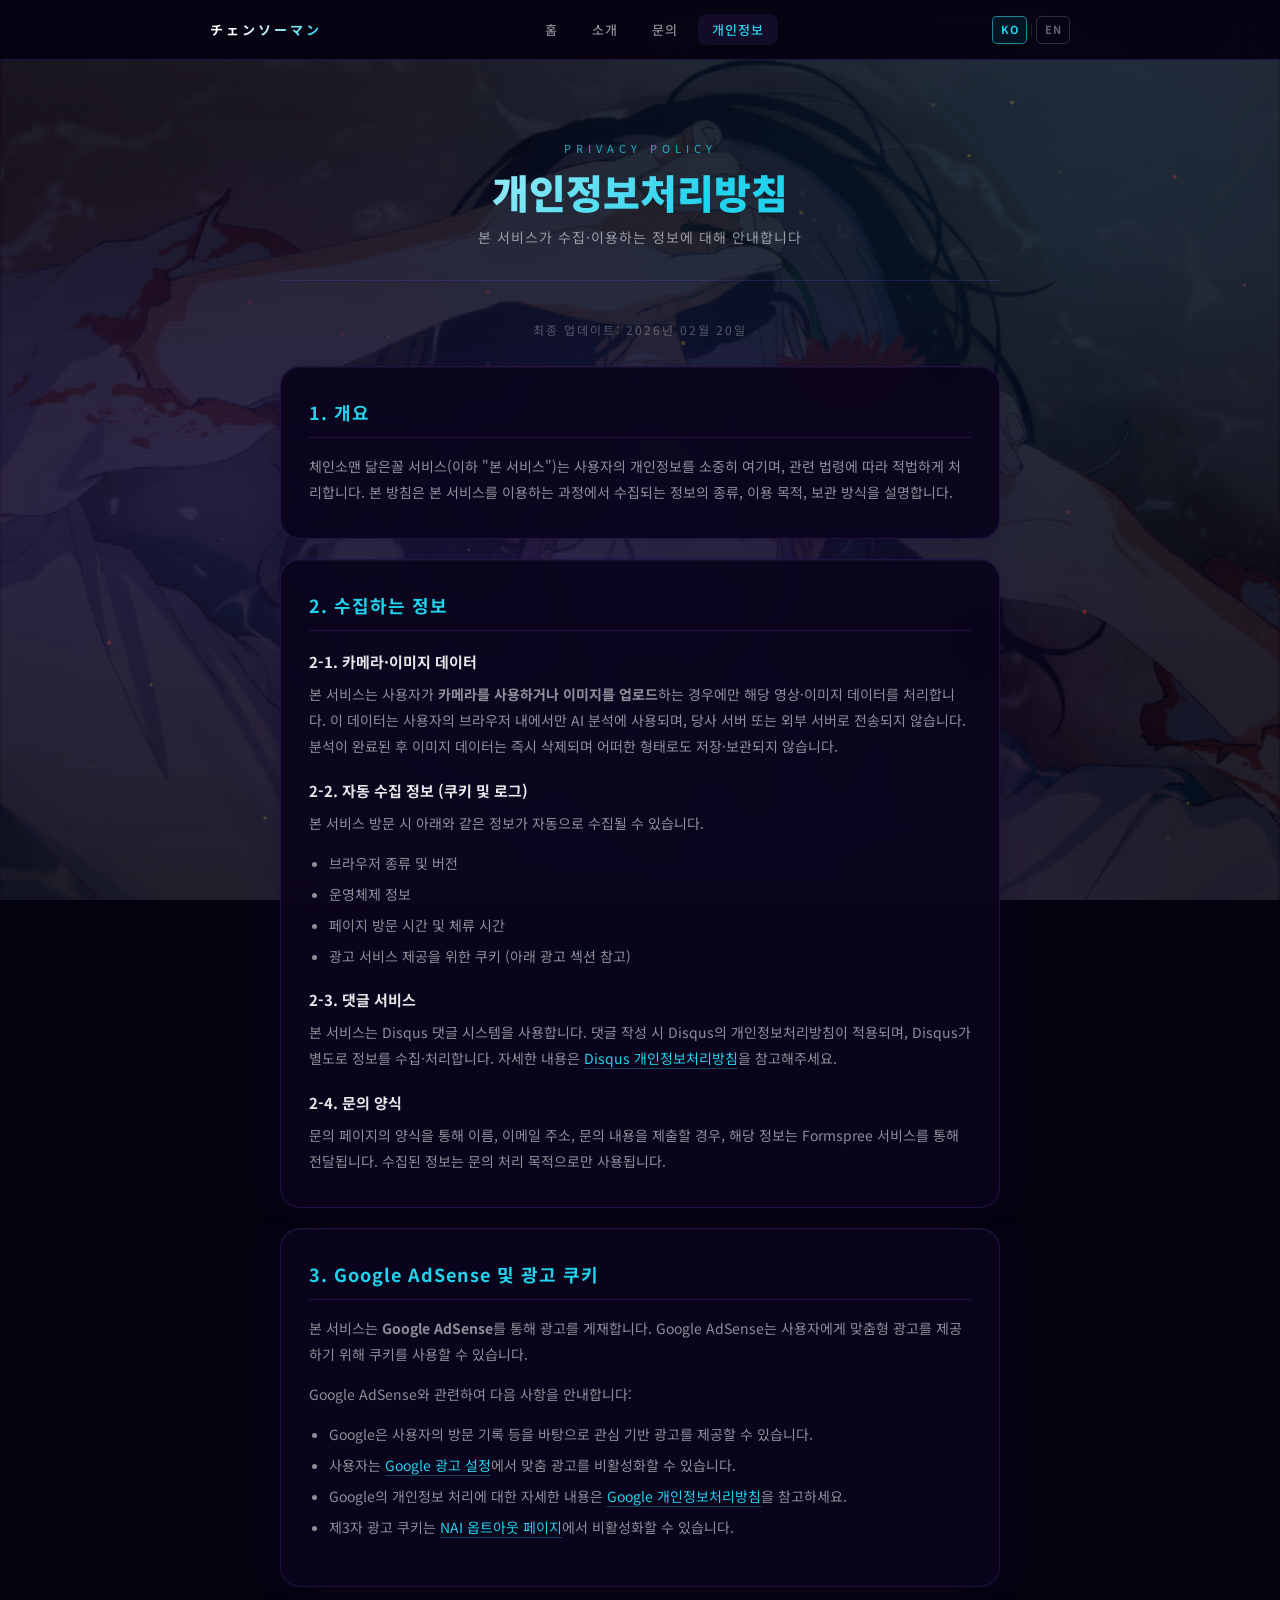
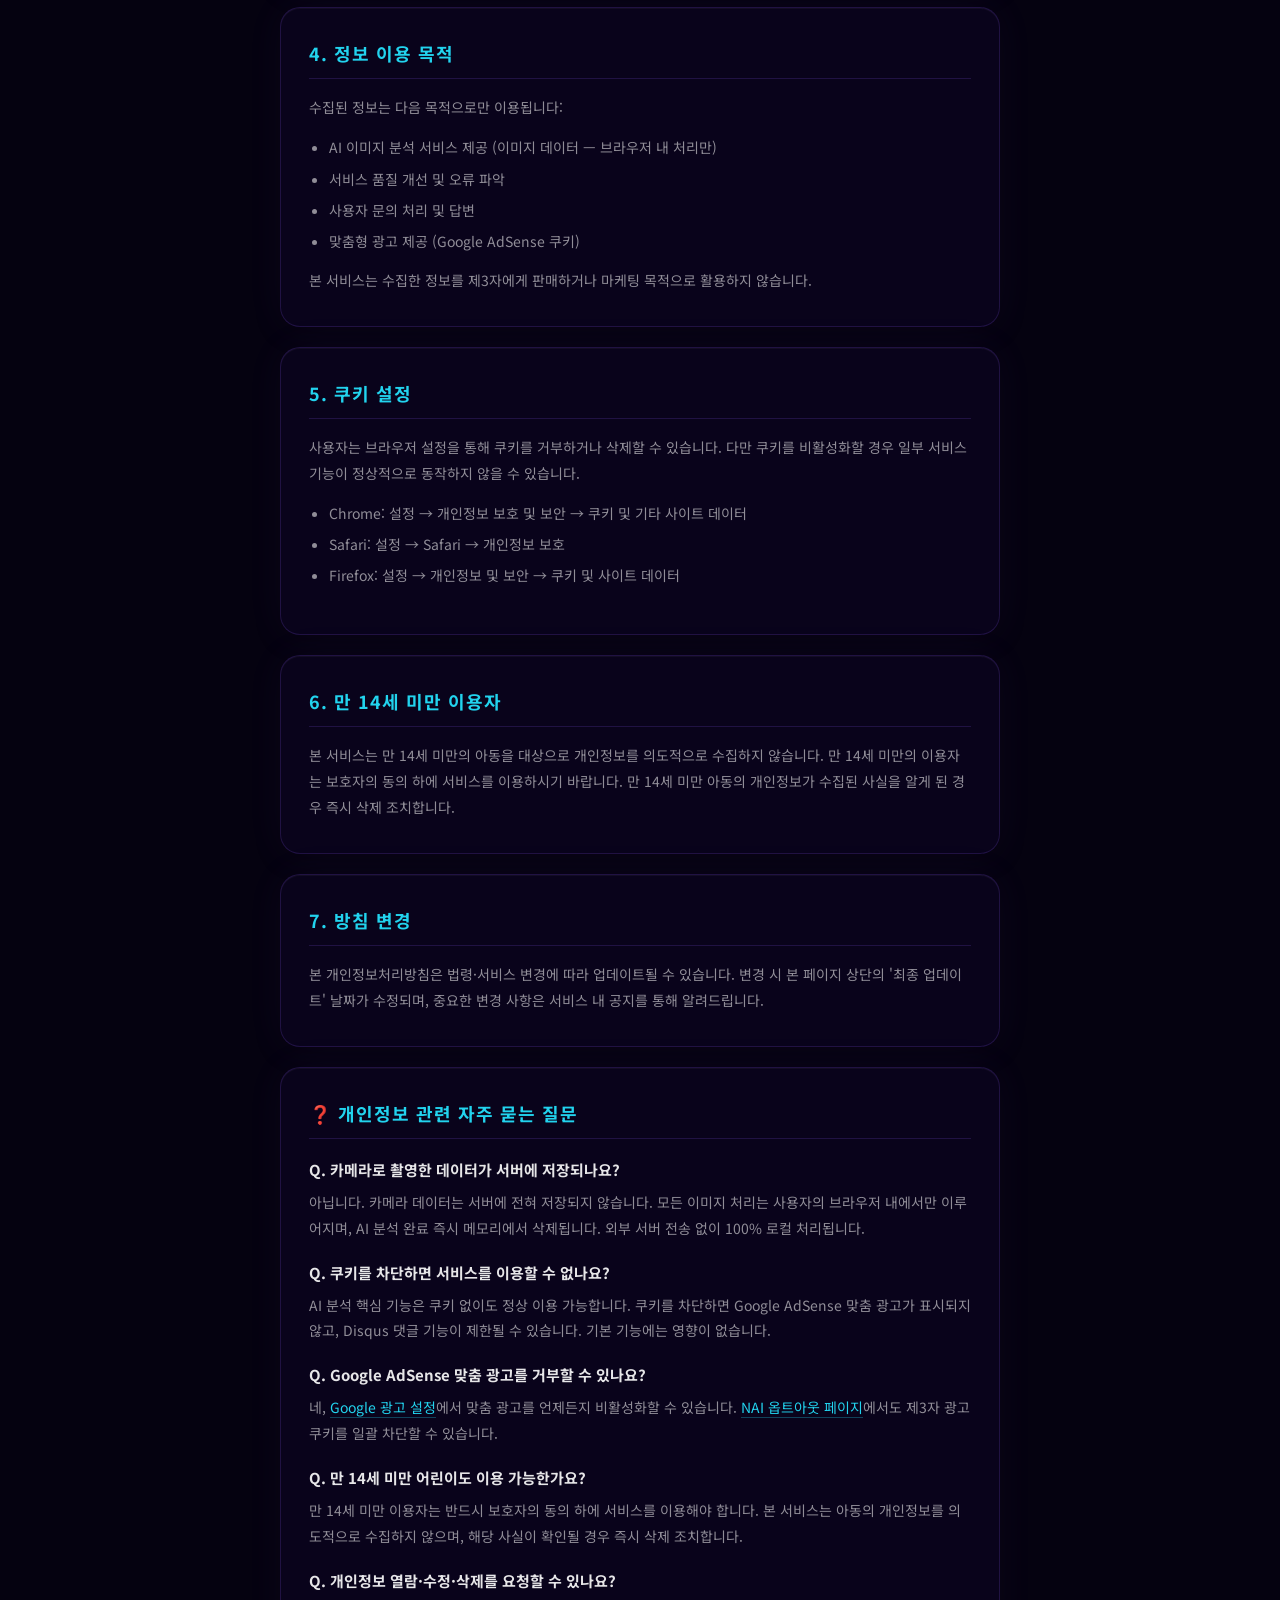
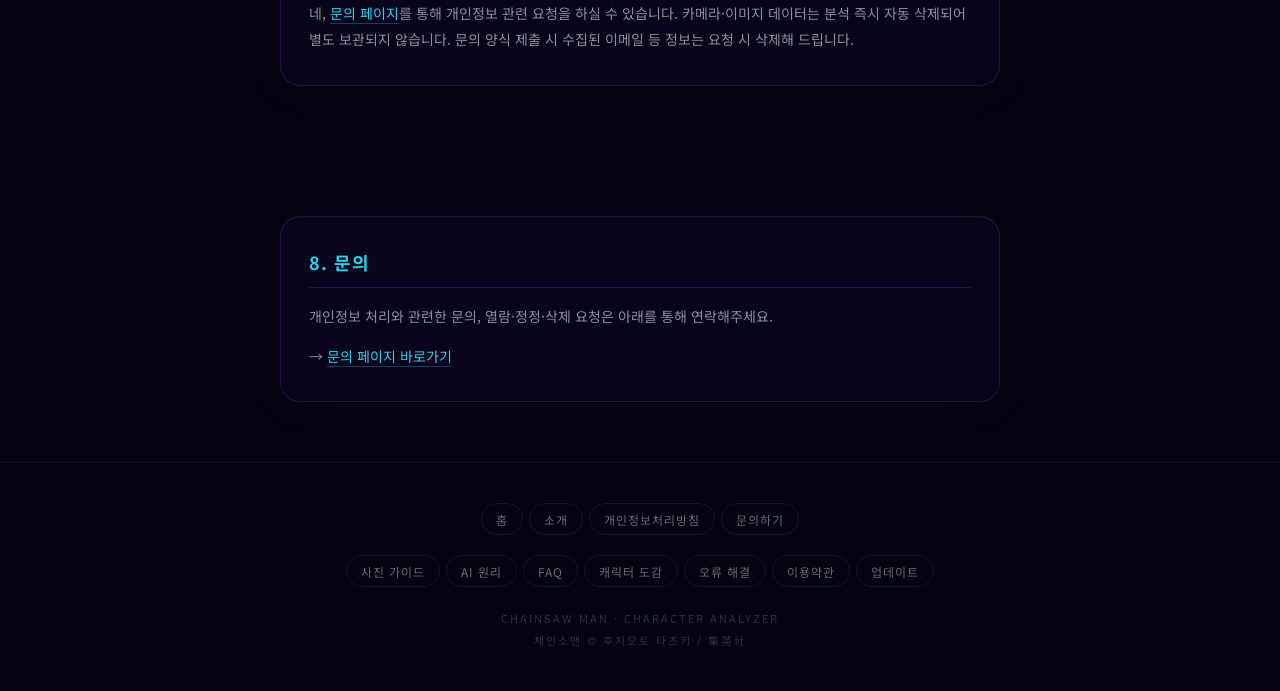
<file: privacy.html>
<!DOCTYPE html>
<html lang="ko">
<head>
  <!-- Google tag (gtag.js) -->
  <script async src="https://www.googletagmanager.com/gtag/js?id=G-YHJ00H7NBL"></script>
  <script>
    window.dataLayer = window.dataLayer || [];
    function gtag(){dataLayer.push(arguments);}
    gtag('js', new Date());
    gtag('config', 'G-YHJ00H7NBL');
    (function(){var ref=document.referrer||'';var m={'chat.openai.com':'ChatGPT','perplexity.ai':'Perplexity','gemini.google.com':'Gemini','claude.ai':'Claude','copilot.microsoft.com':'Copilot'};for(var d in m){if(ref.indexOf(d)!==-1){gtag('event','ai_referral',{event_category:'GEO',ai_source:m[d],landing_page:location.pathname});break;}}})();
  </script>
  <!-- Microsoft Clarity -->
  <script type="text/javascript">
    (function(c,l,a,r,i,t,y){
        c[a]=c[a]||function(){(c[a].q=c[a].q||[]).push(arguments)};
        t=l.createElement(r);t.async=1;t.src="https://www.clarity.ms/tag/"+i;
        y=l.getElementsByTagName(r)[0];y.parentNode.insertBefore(t,y);
    })(window, document, "clarity", "script", "vkeren3kxo");
  </script>
  <meta charset="UTF-8" />
  <link rel="icon" href="/favicon.ico" type="image/x-icon">
  <link rel="apple-touch-icon" href="/favicon.ico">
  <link rel="manifest" href="/manifest.json">
  <meta name="apple-mobile-web-app-capable" content="yes">
  <meta name="apple-mobile-web-app-title" content="체인소맨캐릭터닮은꼴">
  <meta name="viewport" content="width=device-width, initial-scale=1.0" />
  <title>개인정보처리방침 | 체인소맨 캐릭터닮은꼴</title>
  <meta name="description" content="체인소맨 캐릭터닮은꼴 서비스의 개인정보처리방침. Google AdSense, Disqus, 카메라 데이터 처리 방식을 안내합니다.">
  <meta name="robots" content="index, follow">
  <meta name="theme-color" content="#090909">
  <link rel="canonical" href="https://bs-pb2.pages.dev/privacy.html">
  <meta property="og:type" content="website">
  <meta property="og:url" content="https://bs-pb2.pages.dev/privacy.html">
  <meta property="og:site_name" content="체인소맨 캐릭터닮은꼴">
  <meta property="og:title" content="개인정보처리방침 | 체인소맨 캐릭터닮은꼴">
  <meta property="og:description" content="체인소맨 캐릭터닮은꼴 서비스의 개인정보처리방침. Google AdSense, Disqus, 카메라 데이터 처리 방식을 안내합니다.">
  <meta property="og:image" content="https://bs-pb2.pages.dev/images/makima.png">
  <meta property="og:image:width" content="600">
  <meta property="og:image:height" content="664">
  <meta property="og:image:alt" content="체인소맨 캐릭터닮은꼴 AI 분석기">
  <meta property="og:locale" content="ko_KR">
  <meta property="og:locale:alternate" content="en_US">
  <meta name="twitter:card" content="summary_large_image">
  <meta name="twitter:title" content="개인정보처리방침 | 체인소맨 캐릭터닮은꼴">
  <meta name="twitter:description" content="체인소맨 캐릭터닮은꼴 서비스의 개인정보처리방침. Google AdSense, Disqus, 카메라 데이터 처리 방식을 안내합니다.">
  <meta name="twitter:image" content="https://bs-pb2.pages.dev/images/makima.png">
  <meta name="twitter:image:alt" content="체인소맨 캐릭터닮은꼴 AI 분석기">
  <meta property="og:image:type" content="image/png">
  <meta name="keywords" content="체인소맨 캐릭터닮은꼴 개인정보처리방침, 개인정보, 쿠키, Google AdSense, Disqus, 카메라 데이터, privacy policy">
  <link rel="alternate" hreflang="ko" href="https://bs-pb2.pages.dev/privacy.html">
  <link rel="alternate" hreflang="en" href="https://bs-pb2.pages.dev/privacy.html">
  <link rel="alternate" hreflang="x-default" href="https://bs-pb2.pages.dev/privacy.html">
  <meta name="google-adsense-account" content="ca-pub-9688338422874533">
  <script async src="https://pagead2.googlesyndication.com/pagead/js/adsbygoogle.js?client=ca-pub-9688338422874533" crossorigin="anonymous"></script>
  <link rel="preconnect" href="https://fonts.googleapis.com">
  <link rel="preconnect" href="https://fonts.gstatic.com" crossorigin>
  <link href="https://fonts.googleapis.com/css2?family=Noto+Sans+KR:wght@300;400;700;900&family=Orbitron:wght@400;700;900&display=swap" rel="stylesheet">
  <link rel="stylesheet" href="/style.css">
  <style>
    .policy-date {
      font-size: 12px;
      color: rgba(255,255,255,0.3);
      letter-spacing: 2px;
      text-align: center;
      margin-bottom: 28px;
    }
  </style>
  <script type="application/ld+json">
  {
    "@context": "https://schema.org",
    "@graph": [
    {
    "@type": "WebPage",
    "@id": "https://bs-pb2.pages.dev/privacy.html",
    "name": "개인정보처리방침 | 체인소맨 캐릭터닮은꼴",
    "url": "https://bs-pb2.pages.dev/privacy.html",
    "description": "체인소맨 캐릭터닮은꼴 서비스의 개인정보처리방침.",
    "inLanguage": ["ko", "en"],
    "datePublished": "2026-02-23",
    "dateModified": "2026-02-23",
    "isPartOf": {
      "@type": "WebSite",
      "@id": "https://bs-pb2.pages.dev/#website"
    },
    "breadcrumb": {
      "@type": "BreadcrumbList",
      "itemListElement": [
        {"@type": "ListItem", "position": 1, "name": "홈", "item": "https://bs-pb2.pages.dev/"},
        {"@type": "ListItem", "position": 2, "name": "개인정보처리방침", "item": "https://bs-pb2.pages.dev/privacy.html"}
      ]
    }
  },
  {
    "@type": "FAQPage",
    "mainEntity": [
      {
        "@type": "Question",
        "name": "카메라로 촬영한 데이터가 서버에 저장되나요?",
        "acceptedAnswer": {"@type": "Answer", "text": "아닙니다. 카메라 데이터는 서버에 전혀 저장되지 않습니다. 모든 이미지 처리는 사용자의 브라우저 내에서만 이루어지며, AI 분석 완료 즉시 메모리에서 삭제됩니다. 외부 서버 전송 없이 100% 로컬 처리됩니다."}
      },
      {
        "@type": "Question",
        "name": "쿠키를 차단하면 서비스를 이용할 수 없나요?",
        "acceptedAnswer": {"@type": "Answer", "text": "AI 분석 핵심 기능은 쿠키 없이도 정상 이용 가능합니다. 쿠키를 차단하면 Google AdSense 맞춤 광고가 표시되지 않고, Disqus 댓글 기능이 제한될 수 있습니다."}
      },
      {
        "@type": "Question",
        "name": "Google AdSense 맞춤 광고를 거부할 수 있나요?",
        "acceptedAnswer": {"@type": "Answer", "text": "네, Google 광고 설정(https://www.google.com/settings/ads)에서 맞춤 광고를 언제든지 비활성화할 수 있습니다. NAI 옵트아웃 페이지에서도 제3자 광고 쿠키를 일괄 차단할 수 있습니다."}
      },
      {
        "@type": "Question",
        "name": "만 14세 미만 어린이도 이용 가능한가요?",
        "acceptedAnswer": {"@type": "Answer", "text": "만 14세 미만 이용자는 반드시 보호자의 동의 하에 서비스를 이용해야 합니다. 본 서비스는 아동의 개인정보를 의도적으로 수집하지 않으며, 해당 사실이 확인될 경우 즉시 삭제 조치합니다."}
      },
      {
        "@type": "Question",
        "name": "개인정보 열람·수정·삭제를 요청할 수 있나요?",
        "acceptedAnswer": {"@type": "Answer", "text": "네, 문의 페이지를 통해 개인정보 관련 요청을 하실 수 있습니다. 카메라·이미지 데이터는 분석 즉시 자동 삭제되어 별도 보관되지 않습니다. 문의 양식 제출 시 수집된 이메일 등 정보는 요청 시 삭제해 드립니다."}
      }
    ]
  }
  ]
  }
  </script>
</head>
<body>
  <canvas id="bg-canvas"></canvas>

  <nav class="site-nav">
    <div class="nav-inner">
      <a class="nav-logo" href="/">チェンソーマン</a>
      <div class="nav-links">
        <a href="/" data-i18n="nav.home">홈</a>
        <a href="/about.html" data-i18n="nav.about">소개</a>
        <a href="/contact.html" data-i18n="nav.contact">문의</a>
        <a href="/privacy.html" class="active" data-i18n="nav.privacy">개인정보</a>
      </div>
      <div class="lang-toggle">
        <button class="lang-btn" data-lang="ko" onclick="setLang('ko')">KO</button>
        <span class="lang-sep">|</span>
        <button class="lang-btn" data-lang="en" onclick="setLang('en')">EN</button>
      </div>
      <button class="nav-hamburger" data-i18n-aria="nav.menu-aria" aria-label="메뉴 열기" onclick="toggleNav()">☰</button>
    </div>
    <div class="nav-mobile" id="nav-mobile">
      <a href="/" data-i18n="nav.home">홈</a>
      <a href="/about.html" data-i18n="nav.about">소개</a>
      <a href="/contact.html" data-i18n="nav.contact">문의</a>
      <a href="/privacy.html" class="active" data-i18n="nav.privacy">개인정보</a>
      <div class="lang-toggle lang-toggle-mobile">
        <button class="lang-btn" data-lang="ko" onclick="setLang('ko')">KO</button>
        <span class="lang-sep">|</span>
        <button class="lang-btn" data-lang="en" onclick="setLang('en')">EN</button>
      </div>
    </div>
  </nav>

  <div class="page-wrapper">

    <div class="page-hero anim-in">
      <p class="page-eyebrow">Privacy Policy</p>
      <h1 class="page-title" data-i18n="privacy.page-title">개인정보처리방침</h1>
      <p class="page-sub" data-i18n="privacy.page-sub">본 서비스가 수집·이용하는 정보에 대해 안내합니다</p>
    </div>

    <p class="policy-date" data-i18n="privacy.date">최종 업데이트: 2026년 02월 23일</p>

    <div class="content-section anim-in" style="animation-delay:0.05s">
      <h2 data-i18n="privacy.s1.h2">1. 개요</h2>
      <p>
        <span data-i18n-html="privacy.s1.p-html">체인소맨 캐릭터닮은꼴 서비스(이하 "본 서비스")는 사용자의 개인정보를 소중히 여기며,
        관련 법령에 따라 적법하게 처리합니다. 본 방침은 본 서비스를 이용하는 과정에서
        수집되는 정보의 종류, 이용 목적, 보관 방식을 설명합니다.</span>
      </p>
    </div>

    <div class="content-section anim-in" style="animation-delay:0.1s">
      <h2 data-i18n="privacy.s2.h2">2. 수집하는 정보</h2>

      <h3 data-i18n="privacy.s2.h3-cam">2-1. 카메라·이미지 데이터</h3>
      <p>
        <span data-i18n-html="privacy.s2.cam-p-html">본 서비스는 사용자가 <strong>카메라를 사용하거나 이미지를 업로드</strong>하는 경우에만
        해당 영상·이미지 데이터를 처리합니다. 이 데이터는 사용자의 브라우저 내에서만 AI 분석에 사용되며,
        당사 서버 또는 외부 서버로 전송되지 않습니다. 분석이 완료된 후 이미지 데이터는 즉시 삭제되며
        어떠한 형태로도 저장·보관되지 않습니다.</span>
      </p>

      <h3 data-i18n="privacy.s2.h3-auto">2-2. 자동 수집 정보 (쿠키 및 로그)</h3>
      <p>
        <span data-i18n="privacy.s2.auto-p">본 서비스 방문 시 아래와 같은 정보가 자동으로 수집될 수 있습니다.</span>
      </p>
      <ul>
        <li data-i18n="privacy.s2.li1">브라우저 종류 및 버전</li>
        <li data-i18n="privacy.s2.li2">운영체제 정보</li>
        <li data-i18n="privacy.s2.li3">페이지 방문 시간 및 체류 시간</li>
        <li data-i18n="privacy.s2.li4">광고 서비스 제공을 위한 쿠키 (아래 광고 섹션 참고)</li>
      </ul>

      <h3 data-i18n="privacy.s2.h3-comment">2-3. 댓글 서비스</h3>
      <p>
        <span data-i18n-html="privacy.s2.comment-p-html">본 서비스는 Disqus 댓글 시스템을 사용합니다. 댓글 작성 시 Disqus의 개인정보처리방침이
        적용되며, Disqus가 별도로 정보를 수집·처리합니다. 자세한 내용은
        <a href="https://help.disqus.com/en/articles/1717103-disqus-privacy-policy" target="_blank" rel="noopener">
          Disqus 개인정보처리방침
        </a>을 참고해주세요.</span>
      </p>

      <h3 data-i18n="privacy.s2.h3-form">2-4. 문의 양식</h3>
      <p>
        <span data-i18n="privacy.s2.form-p">문의 페이지의 양식을 통해 이름, 이메일 주소, 문의 내용을 제출할 경우, 해당 정보는
        Formspree 서비스를 통해 전달됩니다. 수집된 정보는 문의 처리 목적으로만 사용됩니다.</span>
      </p>
    </div>

    <div class="content-section anim-in" style="animation-delay:0.15s">
      <h2 data-i18n="privacy.s3.h2">3. Google AdSense 및 광고 쿠키</h2>
      <p>
        <span data-i18n-html="privacy.s3.p1-html">본 서비스는 <strong>Google AdSense</strong>를 통해 광고를 게재합니다. Google AdSense는
        사용자에게 맞춤형 광고를 제공하기 위해 쿠키를 사용할 수 있습니다.</span>
      </p>
      <p><span data-i18n="privacy.s3.p2">Google AdSense와 관련하여 다음 사항을 안내합니다:</span></p>
      <ul>
        <li data-i18n-html="privacy.s3.li1-html">Google은 사용자의 방문 기록 등을 바탕으로 관심 기반 광고를 제공할 수 있습니다.</li>
        <li data-i18n-html="privacy.s3.li2-html">사용자는 <a href="https://www.google.com/settings/ads" target="_blank" rel="noopener">Google 광고 설정</a>에서 맞춤 광고를 비활성화할 수 있습니다.</li>
        <li data-i18n-html="privacy.s3.li3-html">Google의 개인정보 처리에 대한 자세한 내용은 <a href="https://policies.google.com/privacy" target="_blank" rel="noopener">Google 개인정보처리방침</a>을 참고하세요.</li>
        <li data-i18n-html="privacy.s3.li4-html">제3자 광고 쿠키는 <a href="https://optout.networkadvertising.org/" target="_blank" rel="noopener">NAI 옵트아웃 페이지</a>에서 비활성화할 수 있습니다.</li>
      </ul>
    </div>

    <div class="content-section anim-in" style="animation-delay:0.2s">
      <h2 data-i18n="privacy.s4.h2">4. 정보 이용 목적</h2>
      <p><span data-i18n="privacy.s4.p">수집된 정보는 다음 목적으로만 이용됩니다:</span></p>
      <ul>
        <li data-i18n="privacy.s4.li1">AI 이미지 분석 서비스 제공 (이미지 데이터 — 브라우저 내 처리만)</li>
        <li data-i18n="privacy.s4.li2">서비스 품질 개선 및 오류 파악</li>
        <li data-i18n="privacy.s4.li3">사용자 문의 처리 및 답변</li>
        <li data-i18n="privacy.s4.li4">맞춤형 광고 제공 (Google AdSense 쿠키)</li>
      </ul>
      <p><span data-i18n="privacy.s4.p2">본 서비스는 수집한 정보를 제3자에게 판매하거나 마케팅 목적으로 활용하지 않습니다.</span></p>
    </div>

    <div class="content-section anim-in" style="animation-delay:0.25s">
      <h2 data-i18n="privacy.s5.h2">5. 쿠키 설정</h2>
      <p>
        사용자는 브라우저 설정을 통해 쿠키를 거부하거나 삭제할 수 있습니다. 다만 쿠키를 비활성화할 경우
        일부 서비스 기능이 정상적으로 동작하지 않을 수 있습니다.
      </p>
      <ul>
        <li data-i18n="privacy.s5.li1">Chrome: 설정 → 개인정보 보호 및 보안 → 쿠키 및 기타 사이트 데이터</li>
        <li data-i18n="privacy.s5.li2">Safari: 설정 → Safari → 개인정보 보호</li>
        <li data-i18n="privacy.s5.li3">Firefox: 설정 → 개인정보 및 보안 → 쿠키 및 사이트 데이터</li>
      </ul>
    </div>

    <div class="content-section anim-in" style="animation-delay:0.3s">
      <h2 data-i18n="privacy.s6.h2">6. 만 14세 미만 이용자</h2>
      <p>
        <span data-i18n="privacy.s6.p">본 서비스는 만 14세 미만의 아동을 대상으로 개인정보를 의도적으로 수집하지 않습니다.
        만 14세 미만의 이용자는 보호자의 동의 하에 서비스를 이용하시기 바랍니다.
        만 14세 미만 아동의 개인정보가 수집된 사실을 알게 된 경우 즉시 삭제 조치합니다.</span>
      </p>
    </div>

    <div class="content-section anim-in" style="animation-delay:0.35s">
      <h2 data-i18n="privacy.s7.h2">7. 방침 변경</h2>
      <p>
        <span data-i18n="privacy.s7.p">본 개인정보처리방침은 법령·서비스 변경에 따라 업데이트될 수 있습니다.
        변경 시 본 페이지 상단의 '최종 업데이트' 날짜가 수정되며, 중요한 변경 사항은
        서비스 내 공지를 통해 알려드립니다.</span>
      </p>
    </div>

    <div class="content-section anim-in" style="animation-delay:0.38s">
      <h2 data-i18n="privacy.faq.h2">❓ 개인정보 관련 자주 묻는 질문</h2>
      <h3 data-i18n="privacy.faq.q1">Q. 카메라로 촬영한 데이터가 서버에 저장되나요?</h3>
      <p data-i18n="privacy.faq.a1">아닙니다. 카메라 데이터는 서버에 전혀 저장되지 않습니다. 모든 이미지 처리는 사용자의 브라우저 내에서만 이루어지며, AI 분석 완료 즉시 메모리에서 삭제됩니다. 외부 서버 전송 없이 100% 로컬 처리됩니다.</p>
      <h3 data-i18n="privacy.faq.q2">Q. 쿠키를 차단하면 서비스를 이용할 수 없나요?</h3>
      <p data-i18n="privacy.faq.a2">AI 분석 핵심 기능은 쿠키 없이도 정상 이용 가능합니다. 쿠키를 차단하면 Google AdSense 맞춤 광고가 표시되지 않고, Disqus 댓글 기능이 제한될 수 있습니다. 기본 기능에는 영향이 없습니다.</p>
      <h3 data-i18n="privacy.faq.q3">Q. Google AdSense 맞춤 광고를 거부할 수 있나요?</h3>
      <p data-i18n-html="privacy.faq.a3-html">네, <a href="https://www.google.com/settings/ads" target="_blank" rel="noopener">Google 광고 설정</a>에서 맞춤 광고를 언제든지 비활성화할 수 있습니다. <a href="https://optout.networkadvertising.org/" target="_blank" rel="noopener">NAI 옵트아웃 페이지</a>에서도 제3자 광고 쿠키를 일괄 차단할 수 있습니다.</p>
      <h3 data-i18n="privacy.faq.q4">Q. 만 14세 미만 어린이도 이용 가능한가요?</h3>
      <p data-i18n="privacy.faq.a4">만 14세 미만 이용자는 반드시 보호자의 동의 하에 서비스를 이용해야 합니다. 본 서비스는 아동의 개인정보를 의도적으로 수집하지 않으며, 해당 사실이 확인될 경우 즉시 삭제 조치합니다.</p>
      <h3 data-i18n="privacy.faq.q5">Q. 개인정보 열람·수정·삭제를 요청할 수 있나요?</h3>
      <p data-i18n-html="privacy.faq.a5-html">네, <a href="/contact.html">문의 페이지</a>를 통해 개인정보 관련 요청을 하실 수 있습니다. 카메라·이미지 데이터는 분석 즉시 자동 삭제되어 별도 보관되지 않습니다. 문의 양식 제출 시 수집된 이메일 등 정보는 요청 시 삭제해 드립니다.</p>
    </div>

    <!-- ── AdSense 광고 단위 ── -->
    <!-- ※ AdSense 대시보드에서 광고 단위 생성 후 data-ad-slot 값을 교체하세요 -->
    <div class="ad-container">
      <ins class="adsbygoogle"
           style="display:block"
           data-ad-client="ca-pub-9688338422874533"
           data-ad-slot="AUTO_SLOT_ID"
           data-ad-format="auto"
           data-full-width-responsive="true"></ins>
      <script>(adsbygoogle = window.adsbygoogle || []).push({});</script>
    </div>

    <div class="content-section anim-in" style="animation-delay:0.4s">
      <h2 data-i18n="privacy.s8.h2">8. 문의</h2>
      <p>
        <span data-i18n="privacy.s8.p">개인정보 처리와 관련한 문의, 열람·정정·삭제 요청은 아래를 통해 연락해주세요.</span>
      </p>
      <p data-i18n-html="privacy.s8.link-html">→ <a href="/contact.html">문의 페이지 바로가기</a></p>
    </div>

  </div>

  <footer class="site-footer">
    <div class="footer-links">
      <a href="/" data-i18n="footer.home">홈</a>
      <a href="/about.html" data-i18n="footer.about">소개</a>
      <a href="/privacy.html" data-i18n="footer.privacy-link">개인정보처리방침</a>
      <a href="/contact.html" data-i18n="footer.contact-link">문의하기</a>
    </div>
    <div class="footer-links" style="margin-top:8px;">
      <a href="/guide.html">사진 가이드</a>
      <a href="/how-it-works.html">AI 원리</a>
      <a href="/faq.html">FAQ</a>
      <a href="/characters.html">캐릭터 도감</a>
      <a href="/troubleshoot.html">오류 해결</a>
      <a href="/terms.html">이용약관</a>
      <a href="/changelog.html">업데이트</a>
    </div>
    <div class="footer-copy">
      CHAINSAW MAN · CHARACTER ANALYZER<br>
      체인소맨 © 후지모토 타츠키 / 集英社
    </div>
  </footer>

  <!-- 플로팅 SNS 공유 -->
  <style>
    .share-float-p{position:fixed;right:16px;bottom:80px;z-index:200;display:none;flex-direction:column;align-items:center;gap:8px;}
    .sfp-items{display:flex;flex-direction:column;gap:8px;opacity:0;transform:translateY(10px) scale(0.9);pointer-events:none;transition:all 0.25s cubic-bezier(0.16,1,0.3,1);}
    .sfp-items.open{opacity:1;transform:translateY(0) scale(1);pointer-events:all;}
    .sfp-main{width:48px;height:48px;border-radius:50%;background:linear-gradient(135deg,#c0392b,#8b0000);border:none;color:#fff;font-size:20px;cursor:pointer;box-shadow:0 4px 20px rgba(192,57,43,0.5);transition:all .3s;display:flex;align-items:center;justify-content:center;}
    .sfp-main:hover{transform:scale(1.1);}
    .sfp-btn{width:38px;height:38px;border-radius:50%;border:none;font-size:14px;font-weight:700;cursor:pointer;display:flex;align-items:center;justify-content:center;transition:all .2s;box-shadow:0 2px 10px rgba(0,0,0,.3);}
    .sfp-btn:hover{transform:scale(1.12);}
    #sfp-toast{position:fixed;bottom:140px;left:50%;transform:translateX(-50%);background:rgba(192,57,43,.95);color:#fff;padding:10px 22px;border-radius:20px;font-size:13px;z-index:300;opacity:0;pointer-events:none;transition:opacity .3s;white-space:nowrap;}
  </style>
  <div class="share-float-p" id="sfp-wrap">
    <div class="sfp-items" id="sfp-items">
      <button class="sfp-btn" style="background:#000;color:#fff;" onclick="sfpShare('twitter')" title="Twitter">𝕏</button>
      <button class="sfp-btn" style="background:#1877f2;color:#fff;" onclick="sfpShare('facebook')" title="Facebook">f</button>
      <button class="sfp-btn" style="background:#101010;color:#fff;border:1px solid rgba(255,255,255,.2);" onclick="sfpShare('threads')" title="Threads">⊕</button>
      <button class="sfp-btn" style="background:rgba(20,10,35,.95);color:rgba(255,255,255,.8);border:1px solid rgba(255,255,255,.2);" onclick="sfpShare('copy')" title="링크복사">🔗</button>
    </div>
    <button class="sfp-main" id="sfp-main" onclick="toggleSfp()" title="공유">↗</button>
  </div>
  <div id="sfp-toast">✅ 링크가 복사됐어요!</div>
  <script src="/i18n.js"></script>
  <script>
    function toggleNav() { document.getElementById('nav-mobile').classList.toggle('open'); }
    document.addEventListener('click', (e) => {
      if (!e.target.closest('.site-nav')) document.getElementById('nav-mobile').classList.remove('open');
    });
    // 플로팅 공유
    var _sfpOpen = false;
    function toggleSfp(){_sfpOpen=!_sfpOpen;document.getElementById('sfp-items').classList.toggle('open',_sfpOpen);document.getElementById('sfp-main').textContent=_sfpOpen?'✕':'↗';}
    function sfpShare(t){var u='https://bs-pb2.pages.dev/';var tx='👁️ 체인소맨 캐릭터닮은꼴 AI 분석기\n내 얼굴이 어떤 체인소맨 캐릭터과 닮았는지 무료 AI 분석!\n'+u+'\n#체인소맨 #체인소맨캐릭터닮은꼴';if(t==='twitter')window.open('https://twitter.com/intent/tweet?text='+encodeURIComponent(tx),'_blank','width=600,height=440,noopener');else if(t==='facebook')window.open('https://www.facebook.com/sharer/sharer.php?u='+encodeURIComponent(u),'_blank','width=600,height=440,noopener');else if(t==='threads')window.open('https://www.threads.net/intent/post?text='+encodeURIComponent(tx),'_blank','width=600,height=440,noopener');else if(t==='copy'){if(navigator.clipboard)navigator.clipboard.writeText(tx+'\n'+u).then(showSfpToast);else{var a=document.createElement('textarea');a.value=tx+'\n'+u;document.body.appendChild(a);a.select();document.execCommand('copy');document.body.removeChild(a);showSfpToast();}}}
    function showSfpToast(){var t=document.getElementById('sfp-toast');t.style.opacity='1';setTimeout(function(){t.style.opacity='0';},2500);}
    window.addEventListener('scroll',function(){var w=document.getElementById('sfp-wrap');if(w)w.style.display=window.scrollY>200?'flex':'none';});
    document.addEventListener('click',function(e){if(_sfpOpen&&!e.target.closest('.share-float-p')){_sfpOpen=false;document.getElementById('sfp-items').classList.remove('open');document.getElementById('sfp-main').textContent='↗';}});
    (function() {
      const canvas = document.getElementById('bg-canvas');
      const ctx = canvas.getContext('2d');
      let W, H, particles = [];
      function resize() { W = canvas.width = window.innerWidth; H = canvas.height = window.innerHeight; }
      resize(); window.addEventListener('resize', resize);
      class Particle {
        constructor() { this.reset(true); }
        reset(init) {
          this.x = Math.random() * W; this.y = init ? Math.random() * H : H + 10;
          this.size = Math.random() * 2 + 0.5; this.speedY = -(Math.random() * 0.5 + 0.15);
          this.speedX = (Math.random() - 0.5) * 0.25; this.opacity = Math.random() * 0.4 + 0.08;
          this.color = Math.random() > 0.5 ? `rgba(192,57,43,${this.opacity})` : `rgba(240,192,64,${this.opacity * 0.6})`;
        }
        update() { this.x += this.speedX; this.y += this.speedY; if (this.y < -10) this.reset(); }
        draw() { ctx.beginPath(); ctx.arc(this.x, this.y, this.size, 0, Math.PI*2); ctx.fillStyle = this.color; ctx.fill(); }
      }
      for (let i = 0; i < 60; i++) particles.push(new Particle());
      (function animate() { ctx.clearRect(0,0,W,H); particles.forEach(p=>{p.update();p.draw();}); requestAnimationFrame(animate); })();
    })();
  </script>
</body>
</html>
</file>
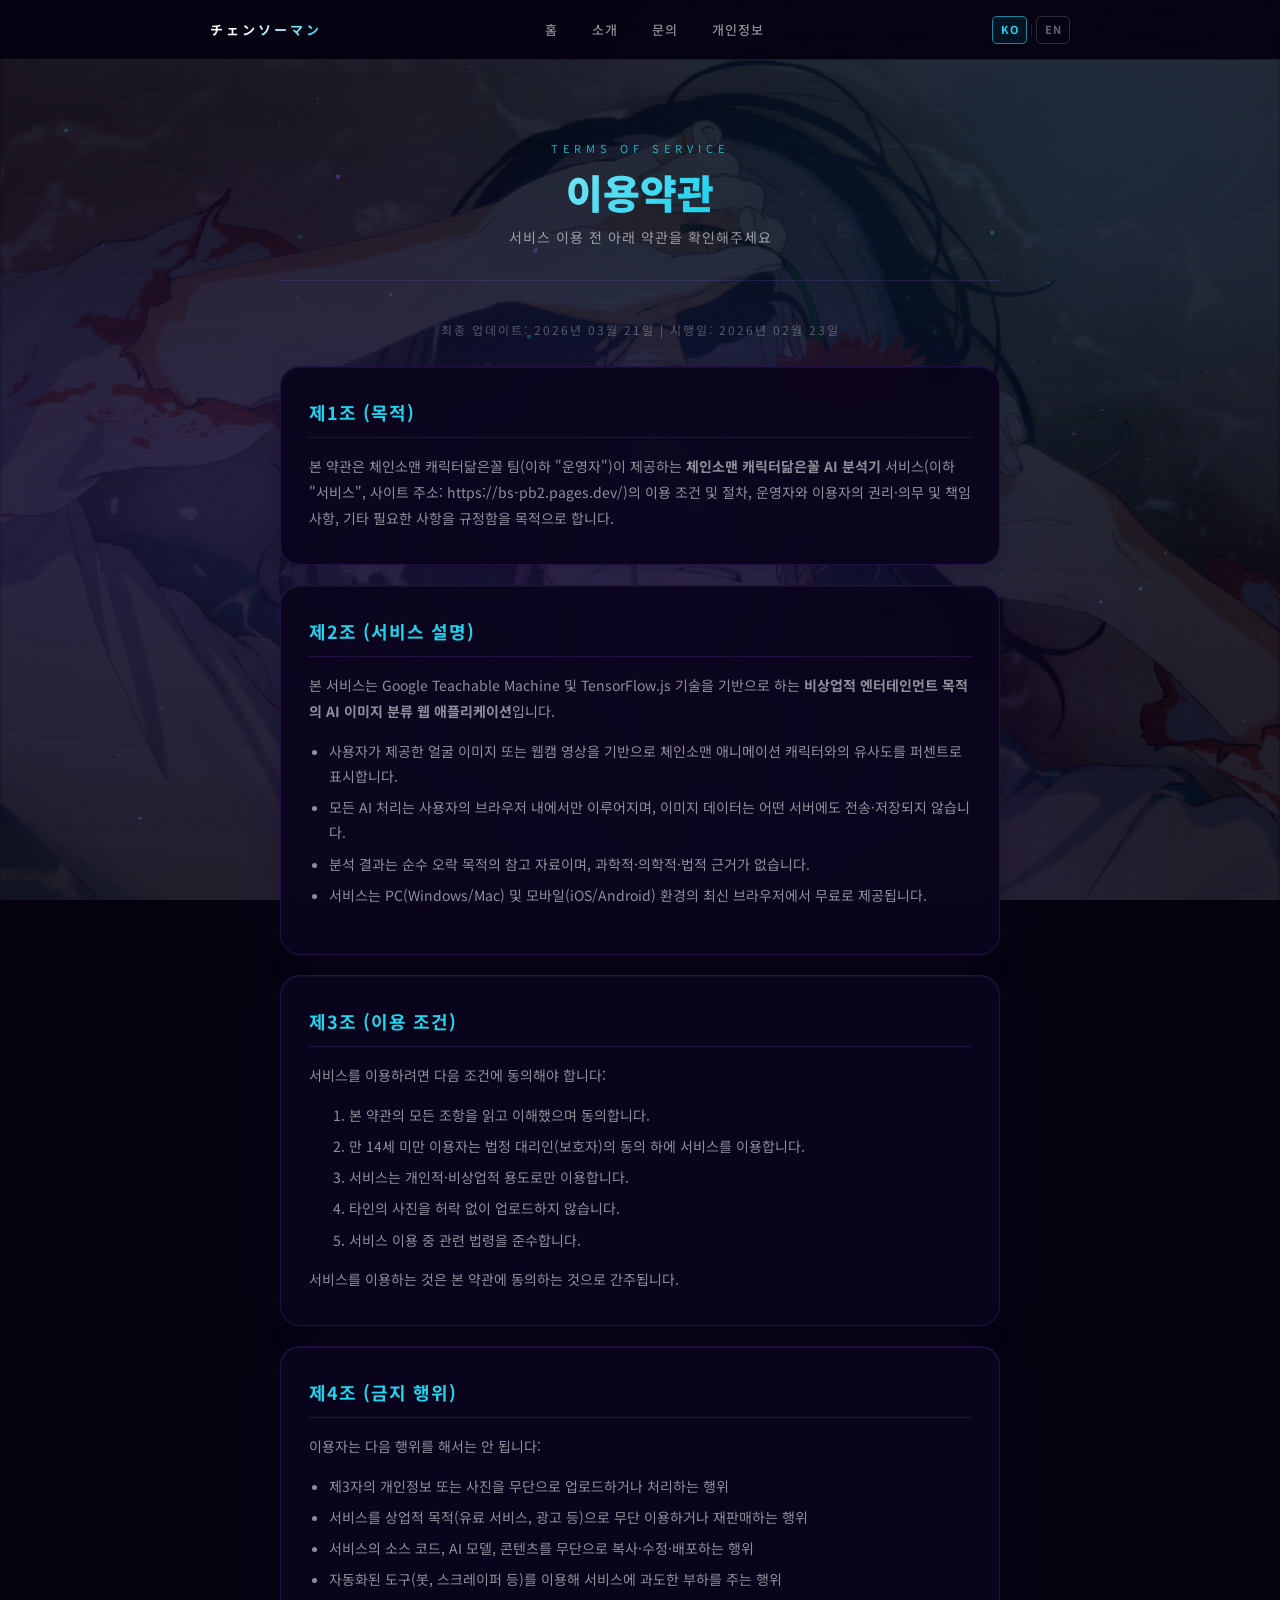
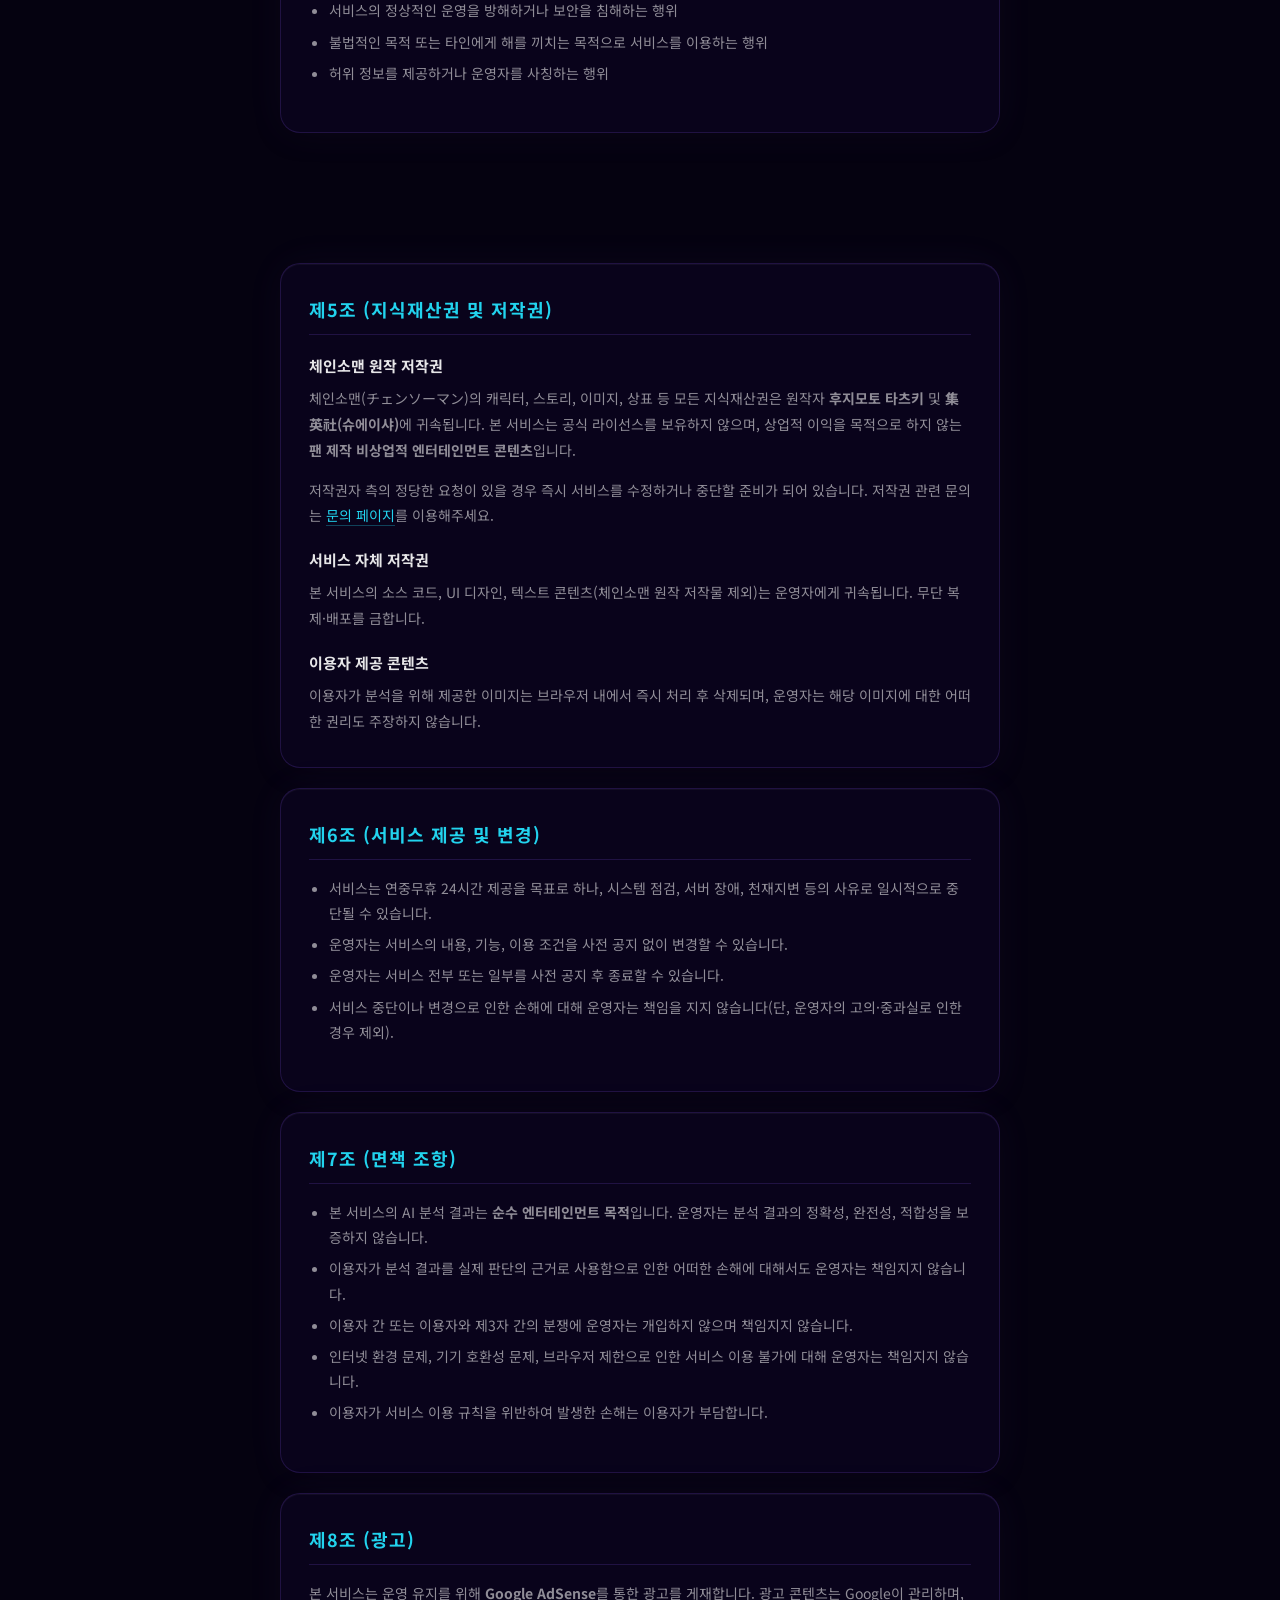
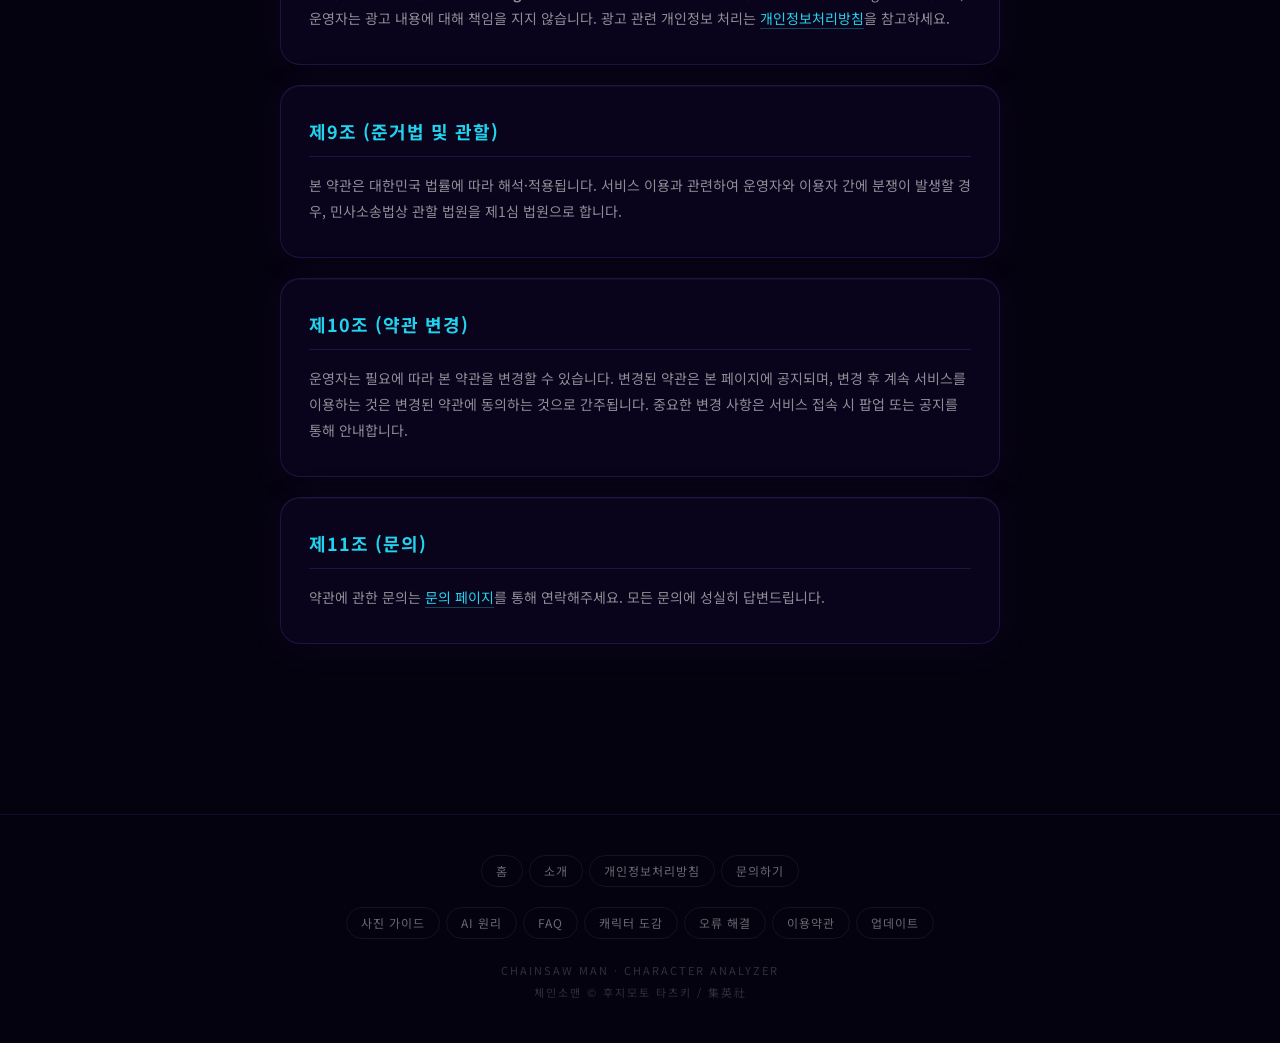
<file: terms.html>
<!DOCTYPE html>
<html lang="ko">
<head>
  <script async src="https://www.googletagmanager.com/gtag/js?id=G-YHJ00H7NBL"></script>
  <script>
    window.dataLayer = window.dataLayer || [];
    function gtag(){dataLayer.push(arguments);}
    gtag('js', new Date());
    gtag('config', 'G-YHJ00H7NBL');
    (function(){var ref=document.referrer||'';var m={'chat.openai.com':'ChatGPT','perplexity.ai':'Perplexity','gemini.google.com':'Gemini','claude.ai':'Claude','copilot.microsoft.com':'Copilot'};for(var d in m){if(ref.indexOf(d)!==-1){gtag('event','ai_referral',{event_category:'GEO',ai_source:m[d],landing_page:location.pathname});break;}}})();
  </script>
  <script type="text/javascript">
    (function(c,l,a,r,i,t,y){c[a]=c[a]||function(){(c[a].q=c[a].q||[]).push(arguments)};t=l.createElement(r);t.async=1;t.src="https://www.clarity.ms/tag/"+i;y=l.getElementsByTagName(r)[0];y.parentNode.insertBefore(t,y);})(window,document,"clarity","script","vkeren3kxo");
  </script>
  <meta charset="UTF-8" />
  <link rel="icon" href="/favicon.ico" type="image/x-icon">
  <link rel="apple-touch-icon" href="/favicon.ico">
  <link rel="manifest" href="/manifest.json">
  <meta name="apple-mobile-web-app-capable" content="yes">
  <meta name="apple-mobile-web-app-title" content="체인소맨캐릭터닮은꼴">
  <meta name="viewport" content="width=device-width, initial-scale=1.0" />
  <title>이용약관 | 체인소맨 캐릭터닮은꼴</title>
  <meta name="description" content="체인소맨 캐릭터닮은꼴 AI 분석기 이용약관. 서비스 이용 조건, 금지 행위, 면책 조항, 저작권 안내를 확인하세요.">
  <meta name="robots" content="index, follow">
  <meta name="theme-color" content="#090909">
  <link rel="canonical" href="https://bs-pb2.pages.dev/terms.html">
  <meta property="og:type" content="website">
  <meta property="og:url" content="https://bs-pb2.pages.dev/terms.html">
  <meta property="og:site_name" content="체인소맨 캐릭터닮은꼴">
  <meta property="og:title" content="이용약관 | 체인소맨 캐릭터닮은꼴">
  <meta property="og:description" content="체인소맨 캐릭터닮은꼴 AI 분석기 이용약관. 서비스 이용 조건, 금지 행위, 면책 조항, 저작권 안내.">
  <meta property="og:image" content="https://bs-pb2.pages.dev/images/reze.png">
  <meta property="og:locale" content="ko_KR">
  <meta name="twitter:card" content="summary_large_image">
  <meta name="twitter:title" content="이용약관 | 체인소맨 캐릭터닮은꼴">
  <meta name="twitter:description" content="체인소맨 캐릭터닮은꼴 AI 분석기 이용약관.">
  <meta name="twitter:image" content="https://bs-pb2.pages.dev/images/reze.png">
  <meta property="og:image:type" content="image/png">
  <meta name="keywords" content="체인소맨 캐릭터닮은꼴 이용약관, Terms of Service, 서비스 약관, 면책조항, 저작권">
  <link rel="alternate" hreflang="ko" href="https://bs-pb2.pages.dev/terms.html">
  <link rel="alternate" hreflang="x-default" href="https://bs-pb2.pages.dev/terms.html">
  <meta name="google-adsense-account" content="ca-pub-9688338422874533">
  <script async src="https://pagead2.googlesyndication.com/pagead/js/adsbygoogle.js?client=ca-pub-9688338422874533" crossorigin="anonymous"></script>
  <link rel="preconnect" href="https://fonts.googleapis.com">
  <link rel="preconnect" href="https://fonts.gstatic.com" crossorigin>
  <link href="https://fonts.googleapis.com/css2?family=Noto+Sans+KR:wght@300;400;700;900&family=Orbitron:wght@400;700;900&display=swap" rel="stylesheet">
  <link rel="stylesheet" href="/style.css">
  <style>.policy-date{font-size:12px;color:rgba(255,255,255,0.3);letter-spacing:2px;text-align:center;margin-bottom:28px;}</style>
  <script type="application/ld+json">
  {
    "@context": "https://schema.org",
    "@graph": [
      {
        "@type": "WebPage",
        "@id": "https://bs-pb2.pages.dev/terms.html",
        "name": "이용약관 | 체인소맨 캐릭터닮은꼴",
        "url": "https://bs-pb2.pages.dev/terms.html",
        "inLanguage": "ko",
        "datePublished": "2026-02-23",
        "dateModified": "2026-03-21",
        "isPartOf": {"@type": "WebSite", "@id": "https://bs-pb2.pages.dev/#website"},
        "breadcrumb": {
          "@type": "BreadcrumbList",
          "itemListElement": [
            {"@type": "ListItem", "position": 1, "name": "홈", "item": "https://bs-pb2.pages.dev/"},
            {"@type": "ListItem", "position": 2, "name": "이용약관", "item": "https://bs-pb2.pages.dev/terms.html"}
          ]
        }
      }
    ]
  }
  </script>
</head>
<body>
  <canvas id="bg-canvas"></canvas>

  <nav class="site-nav">
    <div class="nav-inner">
      <a class="nav-logo" href="/">チェンソーマン</a>
      <div class="nav-links">
        <a href="/">홈</a>
        <a href="/about.html">소개</a>
        <a href="/contact.html">문의</a>
        <a href="/privacy.html">개인정보</a>
      </div>
      <div class="lang-toggle">
        <button class="lang-btn" data-lang="ko" onclick="setLang('ko')">KO</button>
        <span class="lang-sep">|</span>
        <button class="lang-btn" data-lang="en" onclick="setLang('en')">EN</button>
      </div>
      <button class="nav-hamburger" aria-label="메뉴 열기" onclick="toggleNav()">☰</button>
    </div>
    <div class="nav-mobile" id="nav-mobile">
      <a href="/">홈</a>
      <a href="/about.html">소개</a>
      <a href="/contact.html">문의</a>
      <a href="/privacy.html">개인정보</a>
      <div class="lang-toggle lang-toggle-mobile">
        <button class="lang-btn" data-lang="ko" onclick="setLang('ko')">KO</button>
        <span class="lang-sep">|</span>
        <button class="lang-btn" data-lang="en" onclick="setLang('en')">EN</button>
      </div>
    </div>
  </nav>

  <div class="page-wrapper">

    <div class="page-hero anim-in">
      <p class="page-eyebrow">Terms of Service</p>
      <h1 class="page-title">이용약관</h1>
      <p class="page-sub">서비스 이용 전 아래 약관을 확인해주세요</p>
    </div>

    <p class="policy-date">최종 업데이트: 2026년 03월 21일 | 시행일: 2026년 02월 23일</p>

    <div class="content-section anim-in" style="animation-delay:0.05s">
      <h2>제1조 (목적)</h2>
      <p>본 약관은 체인소맨 캐릭터닮은꼴 팀(이하 "운영자")이 제공하는 <strong>체인소맨 캐릭터닮은꼴 AI 분석기</strong> 서비스(이하 "서비스", 사이트 주소: https://bs-pb2.pages.dev/)의 이용 조건 및 절차, 운영자와 이용자의 권리·의무 및 책임 사항, 기타 필요한 사항을 규정함을 목적으로 합니다.</p>
    </div>

    <div class="content-section anim-in" style="animation-delay:0.08s">
      <h2>제2조 (서비스 설명)</h2>
      <p>본 서비스는 Google Teachable Machine 및 TensorFlow.js 기술을 기반으로 하는 <strong>비상업적 엔터테인먼트 목적의 AI 이미지 분류 웹 애플리케이션</strong>입니다.</p>
      <ul>
        <li>사용자가 제공한 얼굴 이미지 또는 웹캠 영상을 기반으로 체인소맨 애니메이션 캐릭터와의 유사도를 퍼센트로 표시합니다.</li>
        <li>모든 AI 처리는 사용자의 브라우저 내에서만 이루어지며, 이미지 데이터는 어떤 서버에도 전송·저장되지 않습니다.</li>
        <li>분석 결과는 순수 오락 목적의 참고 자료이며, 과학적·의학적·법적 근거가 없습니다.</li>
        <li>서비스는 PC(Windows/Mac) 및 모바일(iOS/Android) 환경의 최신 브라우저에서 무료로 제공됩니다.</li>
      </ul>
    </div>

    <div class="content-section anim-in" style="animation-delay:0.1s">
      <h2>제3조 (이용 조건)</h2>
      <p>서비스를 이용하려면 다음 조건에 동의해야 합니다:</p>
      <ol style="margin-left:20px; line-height:2;">
        <li>본 약관의 모든 조항을 읽고 이해했으며 동의합니다.</li>
        <li>만 14세 미만 이용자는 법정 대리인(보호자)의 동의 하에 서비스를 이용합니다.</li>
        <li>서비스는 개인적·비상업적 용도로만 이용합니다.</li>
        <li>타인의 사진을 허락 없이 업로드하지 않습니다.</li>
        <li>서비스 이용 중 관련 법령을 준수합니다.</li>
      </ol>
      <p>서비스를 이용하는 것은 본 약관에 동의하는 것으로 간주됩니다.</p>
    </div>

    <div class="content-section anim-in" style="animation-delay:0.13s">
      <h2>제4조 (금지 행위)</h2>
      <p>이용자는 다음 행위를 해서는 안 됩니다:</p>
      <ul>
        <li>제3자의 개인정보 또는 사진을 무단으로 업로드하거나 처리하는 행위</li>
        <li>서비스를 상업적 목적(유료 서비스, 광고 등)으로 무단 이용하거나 재판매하는 행위</li>
        <li>서비스의 소스 코드, AI 모델, 콘텐츠를 무단으로 복사·수정·배포하는 행위</li>
        <li>자동화된 도구(봇, 스크레이퍼 등)를 이용해 서비스에 과도한 부하를 주는 행위</li>
        <li>서비스의 정상적인 운영을 방해하거나 보안을 침해하는 행위</li>
        <li>불법적인 목적 또는 타인에게 해를 끼치는 목적으로 서비스를 이용하는 행위</li>
        <li>허위 정보를 제공하거나 운영자를 사칭하는 행위</li>
      </ul>
    </div>

    <!-- AdSense 광고 -->
    <div class="ad-container" aria-label="광고">
      <ins class="adsbygoogle"
           style="display:block"
           data-ad-client="ca-pub-9688338422874533"
           data-ad-slot="AUTO_SLOT_ID"
           data-ad-format="auto"
           data-full-width-responsive="true"></ins>
      <script>(adsbygoogle = window.adsbygoogle || []).push({});</script>
    </div>

    <div class="content-section anim-in" style="animation-delay:0.15s">
      <h2>제5조 (지식재산권 및 저작권)</h2>

      <h3>체인소맨 원작 저작권</h3>
      <p>체인소맨(チェンソーマン)의 캐릭터, 스토리, 이미지, 상표 등 모든 지식재산권은 원작자 <strong>후지모토 타츠키</strong> 및 <strong>集英社(슈에이샤)</strong>에 귀속됩니다. 본 서비스는 공식 라이선스를 보유하지 않으며, 상업적 이익을 목적으로 하지 않는 <strong>팬 제작 비상업적 엔터테인먼트 콘텐츠</strong>입니다.</p>
      <p>저작권자 측의 정당한 요청이 있을 경우 즉시 서비스를 수정하거나 중단할 준비가 되어 있습니다. 저작권 관련 문의는 <a href="/contact.html">문의 페이지</a>를 이용해주세요.</p>

      <h3>서비스 자체 저작권</h3>
      <p>본 서비스의 소스 코드, UI 디자인, 텍스트 콘텐츠(체인소맨 원작 저작물 제외)는 운영자에게 귀속됩니다. 무단 복제·배포를 금합니다.</p>

      <h3>이용자 제공 콘텐츠</h3>
      <p>이용자가 분석을 위해 제공한 이미지는 브라우저 내에서 즉시 처리 후 삭제되며, 운영자는 해당 이미지에 대한 어떠한 권리도 주장하지 않습니다.</p>
    </div>

    <div class="content-section anim-in" style="animation-delay:0.18s">
      <h2>제6조 (서비스 제공 및 변경)</h2>
      <ul>
        <li>서비스는 연중무휴 24시간 제공을 목표로 하나, 시스템 점검, 서버 장애, 천재지변 등의 사유로 일시적으로 중단될 수 있습니다.</li>
        <li>운영자는 서비스의 내용, 기능, 이용 조건을 사전 공지 없이 변경할 수 있습니다.</li>
        <li>운영자는 서비스 전부 또는 일부를 사전 공지 후 종료할 수 있습니다.</li>
        <li>서비스 중단이나 변경으로 인한 손해에 대해 운영자는 책임을 지지 않습니다(단, 운영자의 고의·중과실로 인한 경우 제외).</li>
      </ul>
    </div>

    <div class="content-section anim-in" style="animation-delay:0.2s">
      <h2>제7조 (면책 조항)</h2>
      <ul>
        <li>본 서비스의 AI 분석 결과는 <strong>순수 엔터테인먼트 목적</strong>입니다. 운영자는 분석 결과의 정확성, 완전성, 적합성을 보증하지 않습니다.</li>
        <li>이용자가 분석 결과를 실제 판단의 근거로 사용함으로 인한 어떠한 손해에 대해서도 운영자는 책임지지 않습니다.</li>
        <li>이용자 간 또는 이용자와 제3자 간의 분쟁에 운영자는 개입하지 않으며 책임지지 않습니다.</li>
        <li>인터넷 환경 문제, 기기 호환성 문제, 브라우저 제한으로 인한 서비스 이용 불가에 대해 운영자는 책임지지 않습니다.</li>
        <li>이용자가 서비스 이용 규칙을 위반하여 발생한 손해는 이용자가 부담합니다.</li>
      </ul>
    </div>

    <div class="content-section anim-in" style="animation-delay:0.22s">
      <h2>제8조 (광고)</h2>
      <p>본 서비스는 운영 유지를 위해 <strong>Google AdSense</strong>를 통한 광고를 게재합니다. 광고 콘텐츠는 Google이 관리하며, 운영자는 광고 내용에 대해 책임을 지지 않습니다. 광고 관련 개인정보 처리는 <a href="/privacy.html">개인정보처리방침</a>을 참고하세요.</p>
    </div>

    <div class="content-section anim-in" style="animation-delay:0.24s">
      <h2>제9조 (준거법 및 관할)</h2>
      <p>본 약관은 대한민국 법률에 따라 해석·적용됩니다. 서비스 이용과 관련하여 운영자와 이용자 간에 분쟁이 발생할 경우, 민사소송법상 관할 법원을 제1심 법원으로 합니다.</p>
    </div>

    <div class="content-section anim-in" style="animation-delay:0.26s">
      <h2>제10조 (약관 변경)</h2>
      <p>운영자는 필요에 따라 본 약관을 변경할 수 있습니다. 변경된 약관은 본 페이지에 공지되며, 변경 후 계속 서비스를 이용하는 것은 변경된 약관에 동의하는 것으로 간주됩니다. 중요한 변경 사항은 서비스 접속 시 팝업 또는 공지를 통해 안내합니다.</p>
    </div>

    <div class="content-section anim-in" style="animation-delay:0.28s">
      <h2>제11조 (문의)</h2>
      <p>약관에 관한 문의는 <a href="/contact.html">문의 페이지</a>를 통해 연락해주세요. 모든 문의에 성실히 답변드립니다.</p>
    </div>

    <!-- AdSense 광고 -->
    <div class="ad-container" aria-label="광고">
      <ins class="adsbygoogle"
           style="display:block"
           data-ad-client="ca-pub-9688338422874533"
           data-ad-slot="AUTO_SLOT_ID"
           data-ad-format="auto"
           data-full-width-responsive="true"></ins>
      <script>(adsbygoogle = window.adsbygoogle || []).push({});</script>
    </div>

  </div>

  <footer class="site-footer">
    <div class="footer-links">
      <a href="/">홈</a>
      <a href="/about.html">소개</a>
      <a href="/privacy.html">개인정보처리방침</a>
      <a href="/contact.html">문의하기</a>
    </div>
    <div class="footer-links" style="margin-top:8px;">
      <a href="/guide.html">사진 가이드</a>
      <a href="/how-it-works.html">AI 원리</a>
      <a href="/faq.html">FAQ</a>
      <a href="/characters.html">캐릭터 도감</a>
      <a href="/troubleshoot.html">오류 해결</a>
      <a href="/terms.html">이용약관</a>
      <a href="/changelog.html">업데이트</a>
    </div>
    <div class="footer-copy">
      CHAINSAW MAN · CHARACTER ANALYZER<br>
      체인소맨 © 후지모토 타츠키 / 集英社
    </div>
  </footer>

  <style>
    .share-float-p{position:fixed;right:16px;bottom:80px;z-index:200;display:none;flex-direction:column;align-items:center;gap:8px;}
    .sfp-items{display:flex;flex-direction:column;gap:8px;opacity:0;transform:translateY(10px) scale(0.9);pointer-events:none;transition:all 0.25s cubic-bezier(0.16,1,0.3,1);}
    .sfp-items.open{opacity:1;transform:translateY(0) scale(1);pointer-events:all;}
    .sfp-main{width:48px;height:48px;border-radius:50%;background:linear-gradient(135deg,#c0392b,#8b0000);border:none;color:#fff;font-size:20px;cursor:pointer;box-shadow:0 4px 20px rgba(192,57,43,0.5);transition:all .3s;display:flex;align-items:center;justify-content:center;}
    .sfp-main:hover{transform:scale(1.1);}
    .sfp-btn{width:38px;height:38px;border-radius:50%;border:none;font-size:14px;font-weight:700;cursor:pointer;display:flex;align-items:center;justify-content:center;transition:all .2s;box-shadow:0 2px 10px rgba(0,0,0,.3);}
    .sfp-btn:hover{transform:scale(1.12);}
    #sfp-toast{position:fixed;bottom:140px;left:50%;transform:translateX(-50%);background:rgba(192,57,43,.95);color:#fff;padding:10px 22px;border-radius:20px;font-size:13px;z-index:300;opacity:0;pointer-events:none;transition:opacity .3s;white-space:nowrap;}
  </style>
  <div class="share-float-p" id="sfp-wrap">
    <div class="sfp-items" id="sfp-items">
      <button class="sfp-btn" style="background:#000;color:#fff;" onclick="sfpShare('twitter')" title="Twitter">𝕏</button>
      <button class="sfp-btn" style="background:#1877f2;color:#fff;" onclick="sfpShare('facebook')" title="Facebook">f</button>
      <button class="sfp-btn" style="background:#101010;color:#fff;border:1px solid rgba(255,255,255,.2);" onclick="sfpShare('threads')" title="Threads">⊕</button>
      <button class="sfp-btn" style="background:rgba(20,10,35,.95);color:rgba(255,255,255,.8);border:1px solid rgba(255,255,255,.2);" onclick="sfpShare('copy')" title="링크복사">🔗</button>
    </div>
    <button class="sfp-main" id="sfp-main" onclick="toggleSfp()" title="공유">↗</button>
  </div>
  <div id="sfp-toast">✅ 링크가 복사됐어요!</div>
  <script src="/i18n.js"></script>
  <script>
    function toggleNav() { document.getElementById('nav-mobile').classList.toggle('open'); }
    document.addEventListener('click', (e) => { if (!e.target.closest('.site-nav')) document.getElementById('nav-mobile').classList.remove('open'); });
    var _sfpOpen = false;
    function toggleSfp(){_sfpOpen=!_sfpOpen;document.getElementById('sfp-items').classList.toggle('open',_sfpOpen);document.getElementById('sfp-main').textContent=_sfpOpen?'✕':'↗';}
    function sfpShare(t){var u='https://bs-pb2.pages.dev/terms.html';var tx='📋 체인소맨 캐릭터닮은꼴 AI - 이용약관\n'+u;if(t==='twitter')window.open('https://twitter.com/intent/tweet?text='+encodeURIComponent(tx),'_blank','width=600,height=440,noopener');else if(t==='facebook')window.open('https://www.facebook.com/sharer/sharer.php?u='+encodeURIComponent(u),'_blank','width=600,height=440,noopener');else if(t==='threads')window.open('https://www.threads.net/intent/post?text='+encodeURIComponent(tx),'_blank','width=600,height=440,noopener');else if(t==='copy'){if(navigator.clipboard)navigator.clipboard.writeText(u).then(showSfpToast);else{var a=document.createElement('textarea');a.value=u;document.body.appendChild(a);a.select();document.execCommand('copy');document.body.removeChild(a);showSfpToast();}}}
    function showSfpToast(){var t=document.getElementById('sfp-toast');t.style.opacity='1';setTimeout(function(){t.style.opacity='0';},2500);}
    window.addEventListener('scroll',function(){var w=document.getElementById('sfp-wrap');if(w)w.style.display=window.scrollY>200?'flex':'none';});
    document.addEventListener('click',function(e){if(_sfpOpen&&!e.target.closest('.share-float-p')){_sfpOpen=false;document.getElementById('sfp-items').classList.remove('open');document.getElementById('sfp-main').textContent='↗';}});
    (function() {
      const canvas = document.getElementById('bg-canvas'); const ctx = canvas.getContext('2d');
      let W, H, particles = [];
      function resize() { W = canvas.width = window.innerWidth; H = canvas.height = window.innerHeight; }
      resize(); window.addEventListener('resize', resize);
      class Particle {
        constructor() { this.reset(true); }
        reset(init) { this.x=Math.random()*W; this.y=init?Math.random()*H:H+10; this.size=Math.random()*2+0.5; this.speedY=-(Math.random()*0.5+0.15); this.speedX=(Math.random()-0.5)*0.25; this.opacity=Math.random()*0.4+0.08; this.color=Math.random()>0.5?`rgba(139,92,246,${this.opacity})`:`rgba(34,211,238,${this.opacity*0.6})`; }
        update() { this.x+=this.speedX; this.y+=this.speedY; if(this.y<-10)this.reset(); }
        draw() { ctx.beginPath(); ctx.arc(this.x,this.y,this.size,0,Math.PI*2); ctx.fillStyle=this.color; ctx.fill(); }
      }
      for(let i=0;i<60;i++)particles.push(new Particle());
      (function animate(){ctx.clearRect(0,0,W,H);particles.forEach(p=>{p.update();p.draw();});requestAnimationFrame(animate);})();
    })();
  </script>
</body>
</html>
</file>
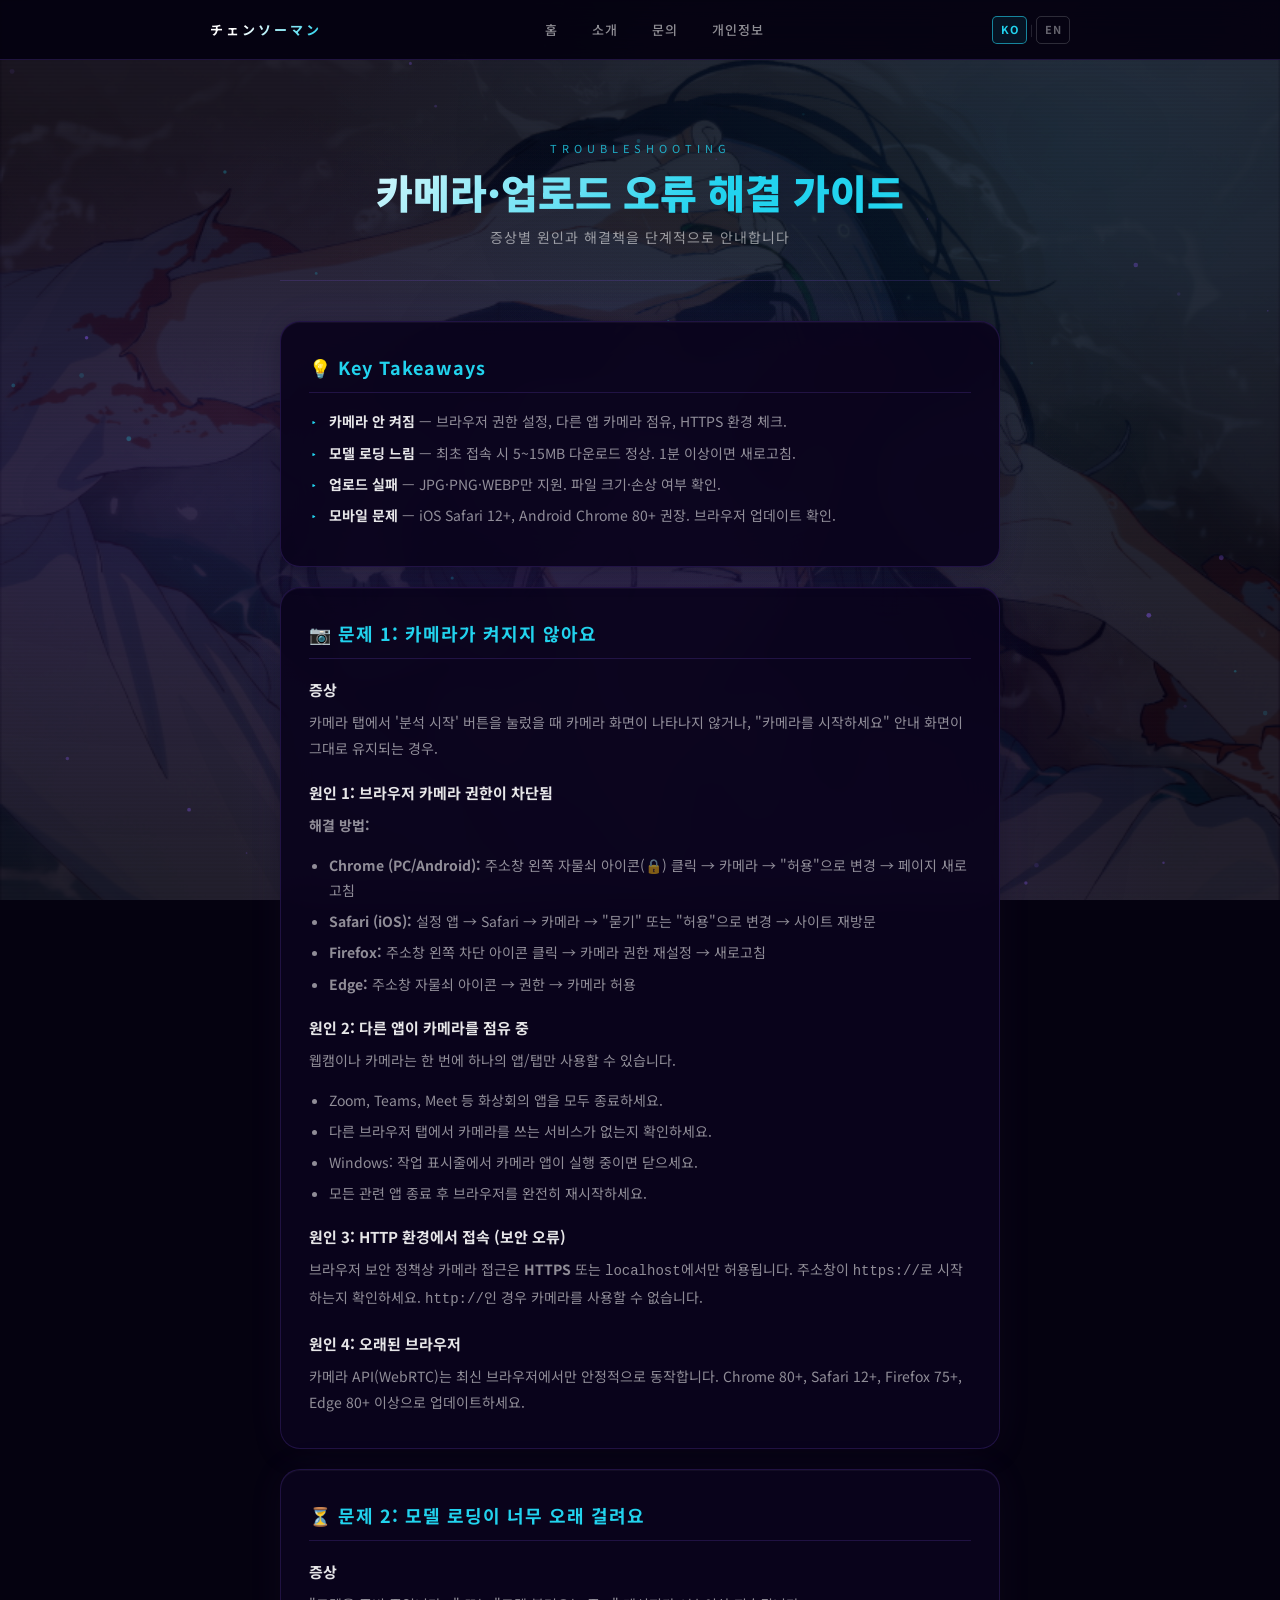
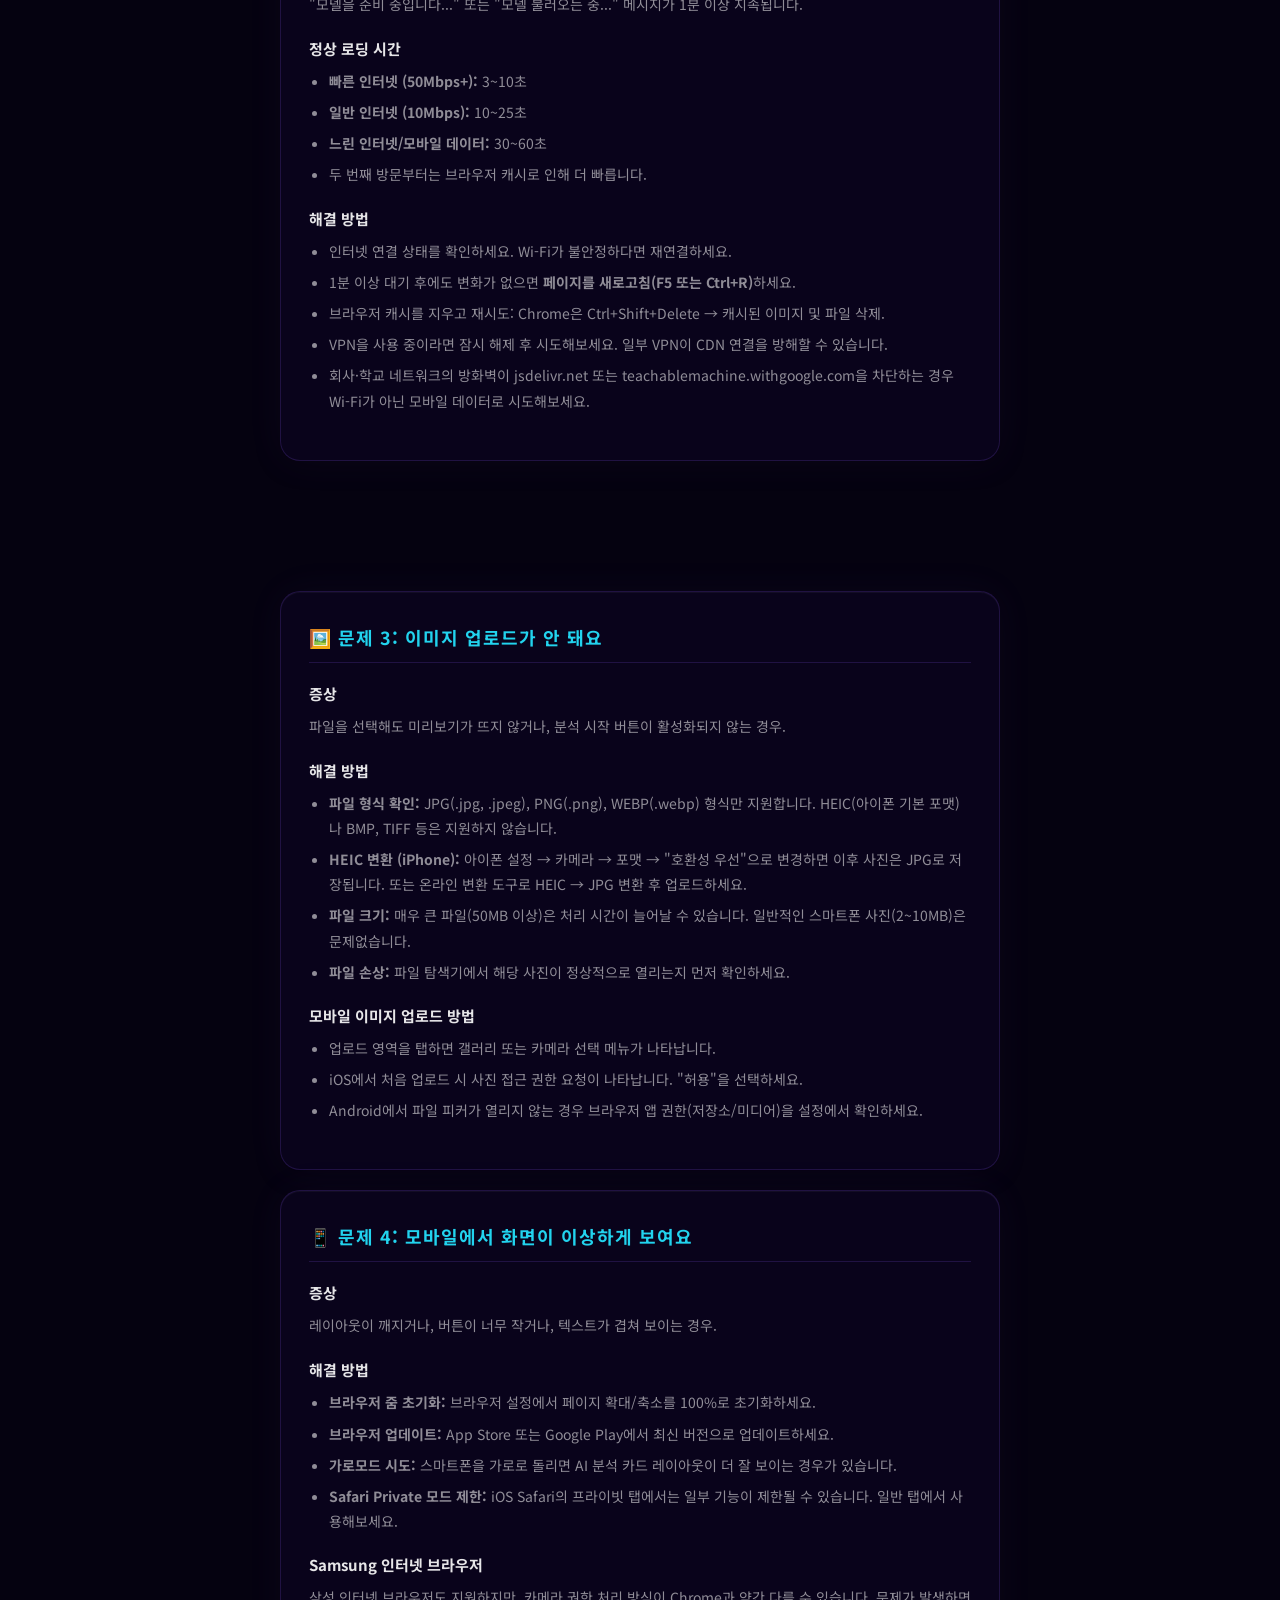
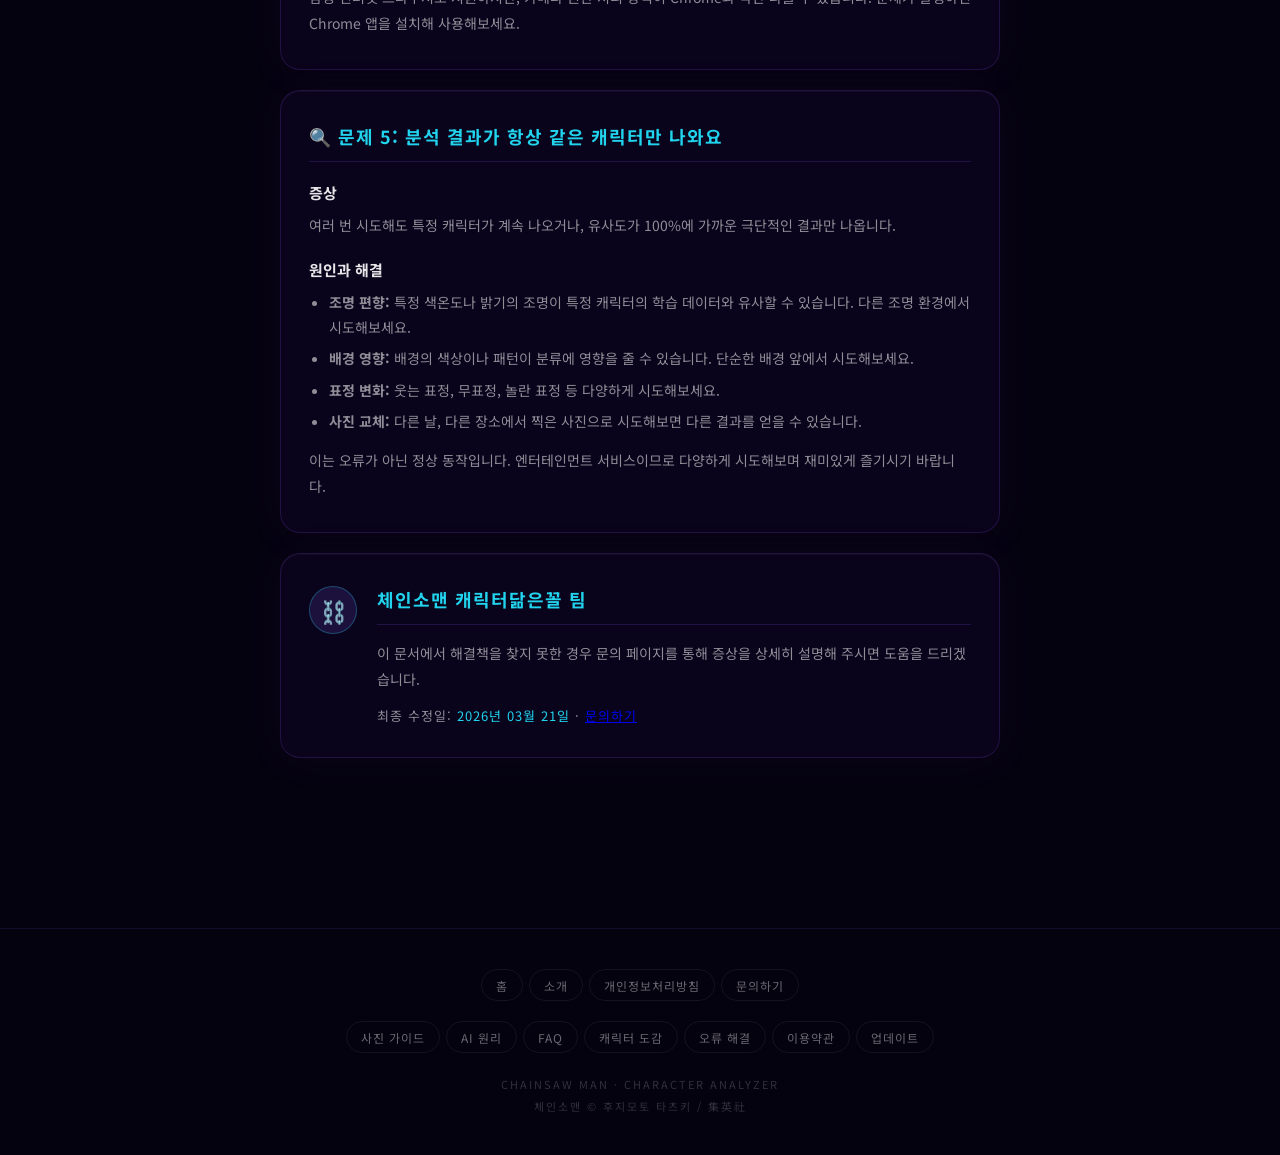
<file: troubleshoot.html>
<!DOCTYPE html>
<html lang="ko">
<head>
  <script async src="https://www.googletagmanager.com/gtag/js?id=G-YHJ00H7NBL"></script>
  <script>
    window.dataLayer = window.dataLayer || [];
    function gtag(){dataLayer.push(arguments);}
    gtag('js', new Date());
    gtag('config', 'G-YHJ00H7NBL');
    (function(){var ref=document.referrer||'';var m={'chat.openai.com':'ChatGPT','perplexity.ai':'Perplexity','gemini.google.com':'Gemini','claude.ai':'Claude','copilot.microsoft.com':'Copilot'};for(var d in m){if(ref.indexOf(d)!==-1){gtag('event','ai_referral',{event_category:'GEO',ai_source:m[d],landing_page:location.pathname});break;}}})();
  </script>
  <script type="text/javascript">
    (function(c,l,a,r,i,t,y){c[a]=c[a]||function(){(c[a].q=c[a].q||[]).push(arguments)};t=l.createElement(r);t.async=1;t.src="https://www.clarity.ms/tag/"+i;y=l.getElementsByTagName(r)[0];y.parentNode.insertBefore(t,y);})(window,document,"clarity","script","vkeren3kxo");
  </script>
  <meta charset="UTF-8" />
  <link rel="icon" href="/favicon.ico" type="image/x-icon">
  <link rel="apple-touch-icon" href="/favicon.ico">
  <link rel="manifest" href="/manifest.json">
  <meta name="apple-mobile-web-app-capable" content="yes">
  <meta name="apple-mobile-web-app-title" content="체인소맨캐릭터닮은꼴">
  <meta name="viewport" content="width=device-width, initial-scale=1.0" />
  <title>카메라·업로드 오류 해결 가이드 | 체인소맨 캐릭터닮은꼴</title>
  <meta name="description" content="체인소맨 캐릭터닮은꼴 AI 분석기 이용 중 발생하는 오류 해결 방법. 카메라가 켜지지 않을 때, 모델 로딩 오류, 업로드 실패, 모바일 문제 등 증상별 해결책을 안내합니다.">
  <meta name="robots" content="index, follow">
  <meta name="theme-color" content="#090909">
  <link rel="canonical" href="https://bs-pb2.pages.dev/troubleshoot.html">
  <meta property="og:type" content="article">
  <meta property="og:url" content="https://bs-pb2.pages.dev/troubleshoot.html">
  <meta property="og:site_name" content="체인소맨 캐릭터닮은꼴">
  <meta property="og:title" content="카메라·업로드 오류 해결 가이드 | 체인소맨 캐릭터닮은꼴">
  <meta property="og:description" content="카메라가 켜지지 않을 때, 모델 로딩 오류, 업로드 실패, 모바일 문제 등 오류 해결 방법을 안내합니다.">
  <meta property="og:image" content="https://bs-pb2.pages.dev/images/reze.png">
  <meta property="og:locale" content="ko_KR">
  <meta name="twitter:card" content="summary_large_image">
  <meta name="twitter:title" content="카메라·업로드 오류 해결 가이드 | 체인소맨 캐릭터닮은꼴">
  <meta name="twitter:description" content="카메라 오류, 모델 로딩 실패, 업로드 문제 해결 방법을 안내합니다.">
  <meta name="twitter:image" content="https://bs-pb2.pages.dev/images/reze.png">
  <meta property="og:image:type" content="image/png">
  <meta name="keywords" content="체인소맨 캐릭터닮은꼴 오류, 카메라 안됨, 모델 로딩 실패, 업로드 오류, 모바일 카메라, 브라우저 권한">
  <link rel="alternate" hreflang="ko" href="https://bs-pb2.pages.dev/troubleshoot.html">
  <link rel="alternate" hreflang="x-default" href="https://bs-pb2.pages.dev/troubleshoot.html">
  <meta name="google-adsense-account" content="ca-pub-9688338422874533">
  <script async src="https://pagead2.googlesyndication.com/pagead/js/adsbygoogle.js?client=ca-pub-9688338422874533" crossorigin="anonymous"></script>
  <link rel="preconnect" href="https://fonts.googleapis.com">
  <link rel="preconnect" href="https://fonts.gstatic.com" crossorigin>
  <link href="https://fonts.googleapis.com/css2?family=Noto+Sans+KR:wght@300;400;700;900&family=Orbitron:wght@400;700;900&display=swap" rel="stylesheet">
  <link rel="stylesheet" href="/style.css">
  <script type="application/ld+json">
  {
    "@context": "https://schema.org",
    "@graph": [
      {
        "@type": "Article",
        "@id": "https://bs-pb2.pages.dev/troubleshoot.html",
        "headline": "카메라·업로드 오류 해결 가이드",
        "url": "https://bs-pb2.pages.dev/troubleshoot.html",
        "inLanguage": "ko",
        "datePublished": "2026-02-23",
        "dateModified": "2026-03-21",
        "author": {"@type": "Organization", "name": "체인소맨 캐릭터닮은꼴 팀"},
        "publisher": {"@type": "Organization", "name": "체인소맨 캐릭터닮은꼴", "url": "https://bs-pb2.pages.dev/"},
        "isPartOf": {"@type": "WebSite", "@id": "https://bs-pb2.pages.dev/#website"},
        "breadcrumb": {
          "@type": "BreadcrumbList",
          "itemListElement": [
            {"@type": "ListItem", "position": 1, "name": "홈", "item": "https://bs-pb2.pages.dev/"},
            {"@type": "ListItem", "position": 2, "name": "오류 해결", "item": "https://bs-pb2.pages.dev/troubleshoot.html"}
          ]
        }
      },
      {
        "@type": "FAQPage",
        "mainEntity": [
          {
            "@type": "Question",
            "name": "카메라 권한을 허용했는데도 카메라가 켜지지 않아요.",
            "acceptedAnswer": {"@type": "Answer", "text": "다른 앱이나 탭에서 카메라를 이미 사용 중인 경우 충돌이 발생할 수 있습니다. 모든 카메라 관련 앱(화상회의, 다른 브라우저 탭 등)을 종료한 후 다시 시도해보세요. 그래도 안 된다면 브라우저를 완전히 종료 후 재시작하세요."}
          },
          {
            "@type": "Question",
            "name": "모델을 불러오는 중... 메시지가 오래 표시됩니다.",
            "acceptedAnswer": {"@type": "Answer", "text": "AI 모델 파일은 약 5~15MB입니다. 인터넷 속도에 따라 10~30초 소요될 수 있습니다. 로딩 중에는 다른 페이지로 이동하지 마세요. 1분 이상 지속된다면 페이지를 새로고침(F5)한 후 다시 시도해보세요."}
          },
          {
            "@type": "Question",
            "name": "이미지를 업로드했는데 분석이 안 됩니다.",
            "acceptedAnswer": {"@type": "Answer", "text": "지원 포맷(JPG, PNG, WEBP)인지 확인하세요. 파일 크기가 너무 크거나(50MB 이상), 파일이 손상된 경우 업로드가 실패할 수 있습니다. 스마트폰으로 찍은 일반 사진이라면 대부분 정상 처리됩니다."}
          }
        ]
      }
    ]
  }
  </script>
</head>
<body>
  <canvas id="bg-canvas"></canvas>

  <nav class="site-nav">
    <div class="nav-inner">
      <a class="nav-logo" href="/">チェンソーマン</a>
      <div class="nav-links">
        <a href="/">홈</a>
        <a href="/about.html">소개</a>
        <a href="/contact.html">문의</a>
        <a href="/privacy.html">개인정보</a>
      </div>
      <div class="lang-toggle">
        <button class="lang-btn" data-lang="ko" onclick="setLang('ko')">KO</button>
        <span class="lang-sep">|</span>
        <button class="lang-btn" data-lang="en" onclick="setLang('en')">EN</button>
      </div>
      <button class="nav-hamburger" aria-label="메뉴 열기" onclick="toggleNav()">☰</button>
    </div>
    <div class="nav-mobile" id="nav-mobile">
      <a href="/">홈</a>
      <a href="/about.html">소개</a>
      <a href="/contact.html">문의</a>
      <a href="/privacy.html">개인정보</a>
      <div class="lang-toggle lang-toggle-mobile">
        <button class="lang-btn" data-lang="ko" onclick="setLang('ko')">KO</button>
        <span class="lang-sep">|</span>
        <button class="lang-btn" data-lang="en" onclick="setLang('en')">EN</button>
      </div>
    </div>
  </nav>

  <div class="page-wrapper">

    <div class="page-hero anim-in">
      <p class="page-eyebrow">Troubleshooting</p>
      <h1 class="page-title">카메라·업로드 오류 해결 가이드</h1>
      <p class="page-sub">증상별 원인과 해결책을 단계적으로 안내합니다</p>
    </div>

    <section class="key-takeaways" aria-label="오류 해결 핵심 요약">
      <h2 class="kt-title">💡 Key Takeaways</h2>
      <ul class="kt-list">
        <li><strong>카메라 안 켜짐</strong> — 브라우저 권한 설정, 다른 앱 카메라 점유, HTTPS 환경 체크.</li>
        <li><strong>모델 로딩 느림</strong> — 최초 접속 시 5~15MB 다운로드 정상. 1분 이상이면 새로고침.</li>
        <li><strong>업로드 실패</strong> — JPG·PNG·WEBP만 지원. 파일 크기·손상 여부 확인.</li>
        <li><strong>모바일 문제</strong> — iOS Safari 12+, Android Chrome 80+ 권장. 브라우저 업데이트 확인.</li>
      </ul>
    </section>

    <div class="content-section anim-in" style="animation-delay:0.1s">
      <h2>📷 문제 1: 카메라가 켜지지 않아요</h2>

      <h3>증상</h3>
      <p>카메라 탭에서 '분석 시작' 버튼을 눌렀을 때 카메라 화면이 나타나지 않거나, "카메라를 시작하세요" 안내 화면이 그대로 유지되는 경우.</p>

      <h3>원인 1: 브라우저 카메라 권한이 차단됨</h3>
      <p><strong>해결 방법:</strong></p>
      <ul>
        <li><strong>Chrome (PC/Android):</strong> 주소창 왼쪽 자물쇠 아이콘(🔒) 클릭 → 카메라 → "허용"으로 변경 → 페이지 새로고침</li>
        <li><strong>Safari (iOS):</strong> 설정 앱 → Safari → 카메라 → "묻기" 또는 "허용"으로 변경 → 사이트 재방문</li>
        <li><strong>Firefox:</strong> 주소창 왼쪽 차단 아이콘 클릭 → 카메라 권한 재설정 → 새로고침</li>
        <li><strong>Edge:</strong> 주소창 자물쇠 아이콘 → 권한 → 카메라 허용</li>
      </ul>

      <h3>원인 2: 다른 앱이 카메라를 점유 중</h3>
      <p>웹캠이나 카메라는 한 번에 하나의 앱/탭만 사용할 수 있습니다.</p>
      <ul>
        <li>Zoom, Teams, Meet 등 화상회의 앱을 모두 종료하세요.</li>
        <li>다른 브라우저 탭에서 카메라를 쓰는 서비스가 없는지 확인하세요.</li>
        <li>Windows: 작업 표시줄에서 카메라 앱이 실행 중이면 닫으세요.</li>
        <li>모든 관련 앱 종료 후 브라우저를 완전히 재시작하세요.</li>
      </ul>

      <h3>원인 3: HTTP 환경에서 접속 (보안 오류)</h3>
      <p>브라우저 보안 정책상 카메라 접근은 <strong>HTTPS</strong> 또는 <code>localhost</code>에서만 허용됩니다. 주소창이 <code>https://</code>로 시작하는지 확인하세요. <code>http://</code>인 경우 카메라를 사용할 수 없습니다.</p>

      <h3>원인 4: 오래된 브라우저</h3>
      <p>카메라 API(WebRTC)는 최신 브라우저에서만 안정적으로 동작합니다. Chrome 80+, Safari 12+, Firefox 75+, Edge 80+ 이상으로 업데이트하세요.</p>
    </div>

    <div class="content-section anim-in" style="animation-delay:0.15s">
      <h2>⏳ 문제 2: 모델 로딩이 너무 오래 걸려요</h2>

      <h3>증상</h3>
      <p>"모델을 준비 중입니다..." 또는 "모델 불러오는 중..." 메시지가 1분 이상 지속됩니다.</p>

      <h3>정상 로딩 시간</h3>
      <ul>
        <li><strong>빠른 인터넷 (50Mbps+):</strong> 3~10초</li>
        <li><strong>일반 인터넷 (10Mbps):</strong> 10~25초</li>
        <li><strong>느린 인터넷/모바일 데이터:</strong> 30~60초</li>
        <li>두 번째 방문부터는 브라우저 캐시로 인해 더 빠릅니다.</li>
      </ul>

      <h3>해결 방법</h3>
      <ul>
        <li>인터넷 연결 상태를 확인하세요. Wi-Fi가 불안정하다면 재연결하세요.</li>
        <li>1분 이상 대기 후에도 변화가 없으면 <strong>페이지를 새로고침(F5 또는 Ctrl+R)</strong>하세요.</li>
        <li>브라우저 캐시를 지우고 재시도: Chrome은 Ctrl+Shift+Delete → 캐시된 이미지 및 파일 삭제.</li>
        <li>VPN을 사용 중이라면 잠시 해제 후 시도해보세요. 일부 VPN이 CDN 연결을 방해할 수 있습니다.</li>
        <li>회사·학교 네트워크의 방화벽이 jsdelivr.net 또는 teachablemachine.withgoogle.com을 차단하는 경우 Wi-Fi가 아닌 모바일 데이터로 시도해보세요.</li>
      </ul>
    </div>

    <!-- AdSense 광고 -->
    <div class="ad-container" aria-label="광고">
      <ins class="adsbygoogle"
           style="display:block"
           data-ad-client="ca-pub-9688338422874533"
           data-ad-slot="AUTO_SLOT_ID"
           data-ad-format="auto"
           data-full-width-responsive="true"></ins>
      <script>(adsbygoogle = window.adsbygoogle || []).push({});</script>
    </div>

    <div class="content-section anim-in" style="animation-delay:0.2s">
      <h2>🖼️ 문제 3: 이미지 업로드가 안 돼요</h2>

      <h3>증상</h3>
      <p>파일을 선택해도 미리보기가 뜨지 않거나, 분석 시작 버튼이 활성화되지 않는 경우.</p>

      <h3>해결 방법</h3>
      <ul>
        <li><strong>파일 형식 확인:</strong> JPG(.jpg, .jpeg), PNG(.png), WEBP(.webp) 형식만 지원합니다. HEIC(아이폰 기본 포맷)나 BMP, TIFF 등은 지원하지 않습니다.</li>
        <li><strong>HEIC 변환 (iPhone):</strong> 아이폰 설정 → 카메라 → 포맷 → "호환성 우선"으로 변경하면 이후 사진은 JPG로 저장됩니다. 또는 온라인 변환 도구로 HEIC → JPG 변환 후 업로드하세요.</li>
        <li><strong>파일 크기:</strong> 매우 큰 파일(50MB 이상)은 처리 시간이 늘어날 수 있습니다. 일반적인 스마트폰 사진(2~10MB)은 문제없습니다.</li>
        <li><strong>파일 손상:</strong> 파일 탐색기에서 해당 사진이 정상적으로 열리는지 먼저 확인하세요.</li>
      </ul>

      <h3>모바일 이미지 업로드 방법</h3>
      <ul>
        <li>업로드 영역을 탭하면 갤러리 또는 카메라 선택 메뉴가 나타납니다.</li>
        <li>iOS에서 처음 업로드 시 사진 접근 권한 요청이 나타납니다. "허용"을 선택하세요.</li>
        <li>Android에서 파일 피커가 열리지 않는 경우 브라우저 앱 권한(저장소/미디어)을 설정에서 확인하세요.</li>
      </ul>
    </div>

    <div class="content-section anim-in" style="animation-delay:0.25s">
      <h2>📱 문제 4: 모바일에서 화면이 이상하게 보여요</h2>

      <h3>증상</h3>
      <p>레이아웃이 깨지거나, 버튼이 너무 작거나, 텍스트가 겹쳐 보이는 경우.</p>

      <h3>해결 방법</h3>
      <ul>
        <li><strong>브라우저 줌 초기화:</strong> 브라우저 설정에서 페이지 확대/축소를 100%로 초기화하세요.</li>
        <li><strong>브라우저 업데이트:</strong> App Store 또는 Google Play에서 최신 버전으로 업데이트하세요.</li>
        <li><strong>가로모드 시도:</strong> 스마트폰을 가로로 돌리면 AI 분석 카드 레이아웃이 더 잘 보이는 경우가 있습니다.</li>
        <li><strong>Safari Private 모드 제한:</strong> iOS Safari의 프라이빗 탭에서는 일부 기능이 제한될 수 있습니다. 일반 탭에서 사용해보세요.</li>
      </ul>

      <h3>Samsung 인터넷 브라우저</h3>
      <p>삼성 인터넷 브라우저도 지원하지만, 카메라 권한 처리 방식이 Chrome과 약간 다를 수 있습니다. 문제가 발생하면 Chrome 앱을 설치해 사용해보세요.</p>
    </div>

    <div class="content-section anim-in" style="animation-delay:0.28s">
      <h2>🔍 문제 5: 분석 결과가 항상 같은 캐릭터만 나와요</h2>

      <h3>증상</h3>
      <p>여러 번 시도해도 특정 캐릭터가 계속 나오거나, 유사도가 100%에 가까운 극단적인 결과만 나옵니다.</p>

      <h3>원인과 해결</h3>
      <ul>
        <li><strong>조명 편향:</strong> 특정 색온도나 밝기의 조명이 특정 캐릭터의 학습 데이터와 유사할 수 있습니다. 다른 조명 환경에서 시도해보세요.</li>
        <li><strong>배경 영향:</strong> 배경의 색상이나 패턴이 분류에 영향을 줄 수 있습니다. 단순한 배경 앞에서 시도해보세요.</li>
        <li><strong>표정 변화:</strong> 웃는 표정, 무표정, 놀란 표정 등 다양하게 시도해보세요.</li>
        <li><strong>사진 교체:</strong> 다른 날, 다른 장소에서 찍은 사진으로 시도해보면 다른 결과를 얻을 수 있습니다.</li>
      </ul>
      <p>이는 오류가 아닌 정상 동작입니다. 엔터테인먼트 서비스이므로 다양하게 시도해보며 재미있게 즐기시기 바랍니다.</p>
    </div>

    <!-- Author Bio -->
    <div class="author-bio anim-in" style="animation-delay:0.3s">
      <div class="author-bio-avatar" aria-hidden="true">⛓️</div>
      <div class="author-bio-info">
        <p class="author-bio-name">체인소맨 캐릭터닮은꼴 팀</p>
        <p class="author-bio-desc">이 문서에서 해결책을 찾지 못한 경우 문의 페이지를 통해 증상을 상세히 설명해 주시면 도움을 드리겠습니다.</p>
        <p class="author-bio-meta">최종 수정일: <time datetime="2026-03-21">2026년 03월 21일</time> · <a href="/contact.html">문의하기</a></p>
      </div>
    </div>

    <!-- AdSense 광고 -->
    <div class="ad-container" aria-label="광고">
      <ins class="adsbygoogle"
           style="display:block"
           data-ad-client="ca-pub-9688338422874533"
           data-ad-slot="AUTO_SLOT_ID"
           data-ad-format="auto"
           data-full-width-responsive="true"></ins>
      <script>(adsbygoogle = window.adsbygoogle || []).push({});</script>
    </div>

  </div>

  <footer class="site-footer">
    <div class="footer-links">
      <a href="/">홈</a>
      <a href="/about.html">소개</a>
      <a href="/privacy.html">개인정보처리방침</a>
      <a href="/contact.html">문의하기</a>
    </div>
    <div class="footer-links" style="margin-top:8px;">
      <a href="/guide.html">사진 가이드</a>
      <a href="/how-it-works.html">AI 원리</a>
      <a href="/faq.html">FAQ</a>
      <a href="/characters.html">캐릭터 도감</a>
      <a href="/troubleshoot.html">오류 해결</a>
      <a href="/terms.html">이용약관</a>
      <a href="/changelog.html">업데이트</a>
    </div>
    <div class="footer-copy">
      CHAINSAW MAN · CHARACTER ANALYZER<br>
      체인소맨 © 후지모토 타츠키 / 集英社
    </div>
  </footer>

  <style>
    .share-float-p{position:fixed;right:16px;bottom:80px;z-index:200;display:none;flex-direction:column;align-items:center;gap:8px;}
    .sfp-items{display:flex;flex-direction:column;gap:8px;opacity:0;transform:translateY(10px) scale(0.9);pointer-events:none;transition:all 0.25s cubic-bezier(0.16,1,0.3,1);}
    .sfp-items.open{opacity:1;transform:translateY(0) scale(1);pointer-events:all;}
    .sfp-main{width:48px;height:48px;border-radius:50%;background:linear-gradient(135deg,#c0392b,#8b0000);border:none;color:#fff;font-size:20px;cursor:pointer;box-shadow:0 4px 20px rgba(192,57,43,0.5);transition:all .3s;display:flex;align-items:center;justify-content:center;}
    .sfp-main:hover{transform:scale(1.1);}
    .sfp-btn{width:38px;height:38px;border-radius:50%;border:none;font-size:14px;font-weight:700;cursor:pointer;display:flex;align-items:center;justify-content:center;transition:all .2s;box-shadow:0 2px 10px rgba(0,0,0,.3);}
    .sfp-btn:hover{transform:scale(1.12);}
    #sfp-toast{position:fixed;bottom:140px;left:50%;transform:translateX(-50%);background:rgba(192,57,43,.95);color:#fff;padding:10px 22px;border-radius:20px;font-size:13px;z-index:300;opacity:0;pointer-events:none;transition:opacity .3s;white-space:nowrap;}
  </style>
  <div class="share-float-p" id="sfp-wrap">
    <div class="sfp-items" id="sfp-items">
      <button class="sfp-btn" style="background:#000;color:#fff;" onclick="sfpShare('twitter')" title="Twitter">𝕏</button>
      <button class="sfp-btn" style="background:#1877f2;color:#fff;" onclick="sfpShare('facebook')" title="Facebook">f</button>
      <button class="sfp-btn" style="background:#101010;color:#fff;border:1px solid rgba(255,255,255,.2);" onclick="sfpShare('threads')" title="Threads">⊕</button>
      <button class="sfp-btn" style="background:rgba(20,10,35,.95);color:rgba(255,255,255,.8);border:1px solid rgba(255,255,255,.2);" onclick="sfpShare('copy')" title="링크복사">🔗</button>
    </div>
    <button class="sfp-main" id="sfp-main" onclick="toggleSfp()" title="공유">↗</button>
  </div>
  <div id="sfp-toast">✅ 링크가 복사됐어요!</div>
  <script src="/i18n.js"></script>
  <script>
    function toggleNav() { document.getElementById('nav-mobile').classList.toggle('open'); }
    document.addEventListener('click', (e) => { if (!e.target.closest('.site-nav')) document.getElementById('nav-mobile').classList.remove('open'); });
    var _sfpOpen = false;
    function toggleSfp(){_sfpOpen=!_sfpOpen;document.getElementById('sfp-items').classList.toggle('open',_sfpOpen);document.getElementById('sfp-main').textContent=_sfpOpen?'✕':'↗';}
    function sfpShare(t){var u='https://bs-pb2.pages.dev/troubleshoot.html';var tx='🔧 체인소맨 캐릭터닮은꼴 AI - 오류 해결 가이드\n'+u;if(t==='twitter')window.open('https://twitter.com/intent/tweet?text='+encodeURIComponent(tx),'_blank','width=600,height=440,noopener');else if(t==='facebook')window.open('https://www.facebook.com/sharer/sharer.php?u='+encodeURIComponent(u),'_blank','width=600,height=440,noopener');else if(t==='threads')window.open('https://www.threads.net/intent/post?text='+encodeURIComponent(tx),'_blank','width=600,height=440,noopener');else if(t==='copy'){if(navigator.clipboard)navigator.clipboard.writeText(u).then(showSfpToast);else{var a=document.createElement('textarea');a.value=u;document.body.appendChild(a);a.select();document.execCommand('copy');document.body.removeChild(a);showSfpToast();}}}
    function showSfpToast(){var t=document.getElementById('sfp-toast');t.style.opacity='1';setTimeout(function(){t.style.opacity='0';},2500);}
    window.addEventListener('scroll',function(){var w=document.getElementById('sfp-wrap');if(w)w.style.display=window.scrollY>200?'flex':'none';});
    document.addEventListener('click',function(e){if(_sfpOpen&&!e.target.closest('.share-float-p')){_sfpOpen=false;document.getElementById('sfp-items').classList.remove('open');document.getElementById('sfp-main').textContent='↗';}});
    (function() {
      const canvas = document.getElementById('bg-canvas'); const ctx = canvas.getContext('2d');
      let W, H, particles = [];
      function resize() { W = canvas.width = window.innerWidth; H = canvas.height = window.innerHeight; }
      resize(); window.addEventListener('resize', resize);
      class Particle {
        constructor() { this.reset(true); }
        reset(init) { this.x=Math.random()*W; this.y=init?Math.random()*H:H+10; this.size=Math.random()*2+0.5; this.speedY=-(Math.random()*0.5+0.15); this.speedX=(Math.random()-0.5)*0.25; this.opacity=Math.random()*0.4+0.08; this.color=Math.random()>0.5?`rgba(139,92,246,${this.opacity})`:`rgba(34,211,238,${this.opacity*0.6})`; }
        update() { this.x+=this.speedX; this.y+=this.speedY; if(this.y<-10)this.reset(); }
        draw() { ctx.beginPath(); ctx.arc(this.x,this.y,this.size,0,Math.PI*2); ctx.fillStyle=this.color; ctx.fill(); }
      }
      for(let i=0;i<60;i++)particles.push(new Particle());
      (function animate(){ctx.clearRect(0,0,W,H);particles.forEach(p=>{p.update();p.draw();});requestAnimationFrame(animate);})();
    })();
  </script>
</body>
</html>
</file>
<file: style.css>
/* ================================================================
   공유 베이스 스타일 — site.config.js 의 theme 으로 색상이 결정됩니다
   ================================================================ */

:root {
  /* 기본값 (레제 퍼플+틸): main.js 가 site.config.js 의 theme 값으로 덮어씁니다 */
  --crimson:          #8b5cf6;
  --crimson-rgb:      139, 92, 246;
  --deep-crimson:     #5b21b6;
  --deep-crimson-rgb: 91, 33, 182;
  --gold:             #22d3ee;
  --gold-rgb:         34, 211, 238;
  --gold-glow:        #22d3ee;
  --purple:           #0d0520;
  --purple-rgb:       13, 5, 32;
  --dark-bg:          #050210;
  --card-bg:          rgba(10, 4, 28, 0.93);
  --border-glow:      rgba(139, 92, 246, 0.6);
  --nav-h:            60px;
  --text-muted:       rgba(255,255,255,0.55);
}

*, *::before, *::after { margin: 0; padding: 0; box-sizing: border-box; }

html { scroll-behavior: smooth; }

body {
  background-color: var(--dark-bg);
  background-image: url('/images/reze-poster1.jpg');
  background-size: cover;
  background-position: center top;
  background-attachment: fixed;
  font-family: 'Noto Sans KR', sans-serif;
  color: #fff;
  min-height: 100vh;
  overflow-x: hidden;
  position: relative;
}

/* 레제 포스터 다크 오버레이 + 대기광 레이어 */
body::before {
  content: '';
  position: fixed;
  inset: 0;
  background:
    radial-gradient(ellipse at 15% 55%, rgba(139,92,246,0.14) 0%, transparent 55%),
    radial-gradient(ellipse at 85% 15%, rgba(34,211,238,0.09) 0%, transparent 50%),
    radial-gradient(ellipse at 55% 88%, rgba(91,33,182,0.16) 0%, transparent 48%),
    radial-gradient(ellipse at 50% 45%, rgba(34,211,238,0.03) 0%, transparent 60%),
    rgba(5, 2, 16, 0.88);
  z-index: 0;
  pointer-events: none;
}

/* 스캔라인 텍스처 — 사이버펑크 느낌 */
body::after {
  content: '';
  position: fixed;
  inset: 0;
  background: repeating-linear-gradient(
    0deg,
    transparent 0px,
    transparent 2px,
    rgba(0,0,0,0.022) 2px,
    rgba(0,0,0,0.022) 4px
  );
  z-index: 0;
  pointer-events: none;
}

#bg-canvas {
  position: fixed;
  top: 0; left: 0;
  width: 100%; height: 100%;
  z-index: 0;
  pointer-events: none;
}

/* ── 네비게이션 ── */
.site-nav {
  position: fixed;
  top: 0; left: 0; right: 0;
  height: var(--nav-h);
  background: rgba(5,2,16,0.94);
  backdrop-filter: blur(18px);
  border-bottom: 1px solid rgba(var(--crimson-rgb),0.2);
  z-index: 999;
}

.nav-inner {
  max-width: 900px;
  margin: 0 auto;
  height: 100%;
  display: flex;
  align-items: center;
  justify-content: space-between;
  padding: 0 20px;
}

.nav-logo {
  font-family: 'Orbitron', 'Noto Sans KR', sans-serif;
  font-size: 13px;
  font-weight: 700;
  background: linear-gradient(135deg, #fff 30%, var(--gold));
  -webkit-background-clip: text;
  -webkit-text-fill-color: transparent;
  background-clip: text;
  text-decoration: none;
  letter-spacing: 3px;
  white-space: nowrap;
  text-shadow: none;
}

.nav-links {
  display: flex;
  align-items: center;
  gap: 6px;
}

.nav-links a {
  color: rgba(255,255,255,0.55);
  text-decoration: none;
  font-size: 13px;
  font-weight: 500;
  padding: 6px 14px;
  border-radius: 8px;
  transition: all 0.2s;
  letter-spacing: 1px;
  white-space: nowrap;
}

.nav-links a:hover {
  color: #fff;
  background: rgba(var(--crimson-rgb),0.12);
}

.nav-links a.active {
  color: var(--gold);
  background: rgba(var(--crimson-rgb),0.10);
}

.nav-hamburger {
  display: none;
  background: none;
  border: 1px solid rgba(255,255,255,0.15);
  color: rgba(255,255,255,0.7);
  font-size: 18px;
  padding: 6px 10px;
  border-radius: 8px;
  cursor: pointer;
  transition: all 0.2s;
  min-width: 44px;
  min-height: 44px;
}
.nav-hamburger:hover { border-color: var(--crimson); color: #fff; }

/* 모바일 드롭다운 */
.nav-mobile {
  display: none;
  flex-direction: column;
  background: rgba(5,2,16,0.97);
  border-bottom: 1px solid rgba(var(--crimson-rgb),0.2);
  padding: 8px 12px 12px;
}
.nav-mobile.open { display: flex; }
.nav-mobile a {
  color: rgba(255,255,255,0.7);
  text-decoration: none;
  font-size: 14px;
  padding: 12px 16px;
  border-radius: 8px;
  transition: all 0.2s;
  letter-spacing: 1px;
  min-height: 44px;
  display: flex;
  align-items: center;
}
.nav-mobile a:hover, .nav-mobile a.active {
  color: var(--gold);
  background: rgba(var(--crimson-rgb),0.1);
}

@media (max-width: 640px) {
  .nav-links { display: none; }
  .nav-hamburger { display: flex; align-items: center; justify-content: center; }
}

/* ── 푸터 ── */
.site-footer {
  position: relative;
  z-index: 1;
  text-align: center;
  padding: 40px 20px;
  border-top: 1px solid rgba(var(--crimson-rgb),0.12);
  margin-top: 60px;
}

.footer-links {
  display: flex;
  justify-content: center;
  flex-wrap: wrap;
  gap: 6px;
  margin-bottom: 20px;
}

.footer-links a {
  color: rgba(255,255,255,0.4);
  text-decoration: none;
  font-size: 12px;
  padding: 6px 14px;
  border-radius: 20px;
  border: 1px solid rgba(255,255,255,0.07);
  transition: all 0.2s;
  letter-spacing: 1px;
  min-height: 32px;
  display: flex;
  align-items: center;
}
.footer-links a:hover {
  color: var(--gold);
  border-color: rgba(var(--gold-rgb),0.3);
}

.footer-copy {
  font-size: 11px;
  color: rgba(255,255,255,0.18);
  letter-spacing: 2px;
  line-height: 2;
}

/* ── 서브페이지 공통 ── */
.page-wrapper {
  position: relative;
  z-index: 1;
  max-width: 760px;
  margin: 0 auto;
  padding: calc(var(--nav-h) + 40px) 20px 0;
}

.page-hero {
  text-align: center;
  padding: 40px 0 32px;
  border-bottom: 1px solid rgba(var(--crimson-rgb),0.18);
  margin-bottom: 40px;
}

.page-eyebrow {
  font-size: 11px;
  letter-spacing: 5px;
  color: var(--gold);
  text-transform: uppercase;
  margin-bottom: 12px;
  opacity: 0.8;
}

.page-title {
  font-size: clamp(26px, 5vw, 40px);
  font-weight: 900;
  background: linear-gradient(135deg, #fff 0%, var(--gold) 60%);
  -webkit-background-clip: text;
  -webkit-text-fill-color: transparent;
  background-clip: text;
  line-height: 1.2;
  margin-bottom: 10px;
}

.page-sub {
  font-size: 14px;
  color: var(--text-muted);
  letter-spacing: 1px;
  line-height: 1.6;
}

/* 콘텐츠 섹션 */
.content-section {
  background: var(--card-bg);
  border: 1px solid rgba(var(--crimson-rgb),0.18);
  border-radius: 20px;
  padding: 32px 28px;
  margin-bottom: 20px;
  backdrop-filter: blur(18px);
  box-shadow:
    0 0 40px rgba(var(--crimson-rgb),0.05),
    0 4px 24px rgba(0,0,0,0.3),
    inset 0 1px 0 rgba(255,255,255,0.04);
}

.content-section h2 {
  font-size: 18px;
  font-weight: 700;
  color: var(--gold);
  margin-bottom: 16px;
  padding-bottom: 12px;
  border-bottom: 1px solid rgba(var(--crimson-rgb),0.18);
  letter-spacing: 1px;
}

.content-section h3 {
  font-size: 15px;
  font-weight: 700;
  color: rgba(255,255,255,0.9);
  margin: 20px 0 10px;
}

.content-section p {
  font-size: 14px;
  color: var(--text-muted);
  line-height: 1.85;
  margin-bottom: 14px;
}
.content-section p:last-child { margin-bottom: 0; }

.content-section ul, .content-section ol {
  padding-left: 20px;
  margin: 10px 0 14px;
}
.content-section li {
  font-size: 14px;
  color: var(--text-muted);
  line-height: 1.8;
  margin-bottom: 6px;
}

.content-section a {
  color: var(--gold);
  text-decoration: none;
  border-bottom: 1px solid rgba(var(--gold-rgb),0.3);
  transition: border-color 0.2s;
}
.content-section a:hover { border-color: var(--gold); }

/* 폼 스타일 */
.form-group { margin-bottom: 18px; }
.form-group label {
  display: block;
  font-size: 12px;
  font-weight: 700;
  letter-spacing: 2px;
  color: rgba(255,255,255,0.45);
  margin-bottom: 8px;
  text-transform: uppercase;
}
.form-group input,
.form-group textarea,
.form-group select {
  width: 100%;
  background: rgba(255,255,255,0.04);
  border: 1px solid rgba(var(--crimson-rgb),0.15);
  border-radius: 10px;
  padding: 13px 16px;
  color: #fff;
  font-family: 'Noto Sans KR', sans-serif;
  font-size: 14px;
  transition: border-color 0.2s, box-shadow 0.2s;
  outline: none;
  -webkit-appearance: none;
}
.form-group input:focus,
.form-group textarea:focus {
  border-color: var(--crimson);
  box-shadow: 0 0 0 3px rgba(var(--crimson-rgb),0.15);
}
.form-group textarea { min-height: 130px; resize: vertical; }
.form-group input::placeholder,
.form-group textarea::placeholder { color: rgba(255,255,255,0.18); }

.btn-submit {
  width: 100%;
  padding: 15px;
  background: linear-gradient(135deg, var(--deep-crimson), var(--crimson));
  color: #fff;
  border: none;
  border-radius: 12px;
  font-family: 'Noto Sans KR', sans-serif;
  font-size: 15px;
  font-weight: 700;
  letter-spacing: 2px;
  cursor: pointer;
  transition: all 0.3s;
  box-shadow: 0 4px 20px rgba(var(--crimson-rgb),0.35);
  min-height: 52px;
}
.btn-submit:hover {
  box-shadow: 0 6px 28px rgba(var(--crimson-rgb),0.55);
  transform: translateY(-1px);
}
.btn-submit:active { transform: scale(0.98); }

/* 성공/에러 메시지 */
.form-msg {
  display: none;
  padding: 14px 18px;
  border-radius: 10px;
  font-size: 13px;
  margin-top: 14px;
  text-align: center;
}
.form-msg.success {
  display: block;
  background: rgba(39,174,96,0.12);
  border: 1px solid rgba(39,174,96,0.3);
  color: #6dde9a;
}
.form-msg.error {
  display: block;
  background: rgba(var(--crimson-rgb),0.12);
  border: 1px solid rgba(var(--crimson-rgb),0.25);
  color: #80d4ff;
}

@media (max-width: 480px) {
  .content-section { padding: 24px 18px; }
  .page-wrapper { padding-top: calc(var(--nav-h) + 24px); }
}

/* ── 공유 애니메이션 ── */
@keyframes fadeSlideUp {
  from { opacity: 0; transform: translateY(20px); }
  to   { opacity: 1; transform: translateY(0); }
}
@keyframes spin {
  to { transform: rotate(360deg); }
}

.anim-in { animation: fadeSlideUp 0.7s ease both; }

/* ── 언어 토글 버튼 ── */
.lang-toggle {
  display: flex;
  align-items: center;
  gap: 3px;
  margin-left: 6px;
  flex-shrink: 0;
}
.lang-btn {
  background: none;
  border: 1px solid rgba(255,255,255,0.16);
  border-radius: 5px;
  color: rgba(255,255,255,0.38);
  font-size: 11px;
  font-weight: 700;
  padding: 3px 8px;
  cursor: pointer;
  transition: all 0.2s;
  letter-spacing: 0.5px;
  min-height: 28px;
  font-family: 'Noto Sans KR', sans-serif;
  line-height: 1;
}
.lang-btn:hover {
  color: rgba(255,255,255,0.8);
  border-color: rgba(255,255,255,0.32);
}
.lang-btn.active {
  color: var(--gold);
  border-color: rgba(var(--gold-rgb),0.6);
  background: rgba(var(--gold-rgb),0.08);
}
.lang-sep {
  color: rgba(255,255,255,0.18);
  font-size: 11px;
  user-select: none;
  line-height: 1;
}
.lang-toggle-mobile {
  padding: 8px 16px 4px;
  justify-content: flex-start;
}
@media (max-width: 640px) {
  .nav-inner .lang-toggle { display: flex; }
}


/* ================================================================
   index.html 전용 스타일 — CSS 변수로 테마 색상 적용
   ================================================================ */

/* 레이아웃 래퍼 */
.wrapper {
  position: relative;
  z-index: 1;
  display: flex;
  flex-direction: column;
  align-items: center;
  padding: calc(var(--nav-h) + 32px) 16px 0;
}

/* 헤더 */
.site-header { width: 100%; text-align: center; padding: 32px 20px 16px; }
.header-deco {
  font-family: 'Orbitron', 'Noto Sans KR', sans-serif;
  font-size: clamp(9px, 1.8vw, 11px);
  letter-spacing: 7px;
  color: var(--gold);
  text-transform: uppercase;
  opacity: 0.75;
  margin-bottom: 14px;
  animation: fadeSlideDown 0.9s ease both;
}

/* 메인 타이틀 — 글리치 + 전기 글로우 */
.title-jp {
  font-size: clamp(28px, 7vw, 56px);
  font-weight: 900;
  line-height: 1.05;
  letter-spacing: 2px;
  background: linear-gradient(135deg, #ffffff 0%, var(--gold) 45%, var(--crimson) 100%);
  -webkit-background-clip: text;
  -webkit-text-fill-color: transparent;
  background-clip: text;
  filter: drop-shadow(0 0 22px rgba(var(--crimson-rgb), 0.55));
  animation: fadeSlideDown 0.9s 0.08s ease both, glitchTitle 8s 3s ease-in-out infinite;
  white-space: pre-line;
}
.title-sub {
  font-size: clamp(12px, 2.3vw, 16px);
  color: rgba(255,255,255,0.45);
  letter-spacing: 3px;
  margin-top: 12px;
  animation: fadeSlideDown 0.9s 0.16s ease both;
}
.badge-row {
  display: flex;
  justify-content: center;
  gap: 6px;
  margin-top: 18px;
  flex-wrap: wrap;
  animation: fadeSlideDown 0.9s 0.24s ease both;
}
.badge {
  font-size: 10px;
  padding: 4px 12px;
  border-radius: 20px;
  border: 1px solid rgba(var(--crimson-rgb), 0.45);
  background: rgba(var(--crimson-rgb), 0.08);
  color: var(--gold);
  letter-spacing: 2px;
}

/* 전기 구분선 */
.divider {
  width: min(480px, 90%);
  height: 1px;
  background: linear-gradient(90deg, transparent, var(--crimson), var(--gold), var(--crimson), transparent);
  margin: 24px auto;
  animation: fadeSlideDown 0.9s 0.28s ease both;
  box-shadow: 0 0 8px rgba(var(--gold-rgb), 0.3);
}

/* AI 도구 카드 — 글래스모피즘 */
.main-card {
  background: var(--card-bg);
  border: 1px solid rgba(var(--crimson-rgb), 0.28);
  border-radius: 24px;
  padding: 28px 24px;
  width: min(520px, 100%);
  box-shadow:
    0 0 0 1px rgba(var(--gold-rgb), 0.04),
    0 0 60px rgba(var(--crimson-rgb), 0.12),
    0 0 120px rgba(var(--deep-crimson-rgb), 0.10),
    0 8px 32px rgba(0,0,0,0.4),
    inset 0 1px 0 rgba(255,255,255,0.06);
  backdrop-filter: blur(24px);
  animation: fadeSlideUp 0.9s 0.32s ease both;
  position: relative;
}

/* 스캔 프레임 */
.scan-frame {
  position: relative;
  width: 240px; height: 240px;
  margin: 0 auto 22px;
}
.scan-frame::before, .scan-frame::after,
.scan-inner::before, .scan-inner::after {
  content: '';
  position: absolute;
  width: 26px; height: 26px;
  border-color: var(--gold);
  border-style: solid;
}
.scan-frame::before { top:0; left:0;   border-width:3px 0 0 3px; border-radius:4px 0 0 0; }
.scan-frame::after  { top:0; right:0;  border-width:3px 3px 0 0; border-radius:0 4px 0 0; }
.scan-inner::before { bottom:0; left:0;  border-width:0 0 3px 3px; border-radius:0 0 0 4px; }
.scan-inner::after  { bottom:0; right:0; border-width:0 3px 3px 0; border-radius:0 0 4px 0; }
.scan-inner { position: absolute; inset: 0; }

/* 전기 링 */
.ring {
  position: absolute;
  inset: -12px;
  border-radius: 50%;
  border: 1.5px solid transparent;
  border-top-color: var(--crimson);
  border-right-color: var(--gold);
  animation: spin 3s linear infinite;
  opacity: 0;
  transition: opacity 0.4s;
}
.ring-2 {
  inset: -22px;
  border-top-color: var(--deep-crimson);
  border-bottom-color: var(--gold);
  animation: spin 5s linear infinite reverse;
}
.scanning .ring { opacity: 1; }
.scanning .ring     { box-shadow: 0 0 12px rgba(var(--crimson-rgb),0.6); }
.scanning .ring-2   { box-shadow: 0 0 8px rgba(var(--gold-rgb),0.4); }

#webcam-container {
  width: 220px; height: 220px;
  overflow: hidden;
  border-radius: 16px;
  position: absolute;
  top: 50%; left: 50%;
  transform: translate(-50%, -50%);
  background: rgba(0,0,0,0.6);
  display: flex;
  align-items: center;
  justify-content: center;
}
#webcam-container canvas,
#webcam-container video,
#preview-img { width: 220px; height: 220px; object-fit: cover; border-radius: 16px; }

.cam-placeholder {
  display: flex; flex-direction: column;
  align-items: center; gap: 10px;
  color: rgba(255,255,255,0.25);
  font-size: 13px; text-align: center;
}
.cam-placeholder svg { width: 48px; height: 48px; opacity: 0.25; }

/* 전기 스캔라인 */
.scan-line {
  position: absolute;
  left: 8px; right: 8px; height: 2px;
  background: linear-gradient(90deg,
    transparent,
    rgba(var(--crimson-rgb),0.6),
    var(--gold),
    rgba(var(--crimson-rgb),0.6),
    transparent
  );
  top: 8px;
  animation: scanLine 2s ease-in-out infinite;
  opacity: 0;
  border-radius: 1px;
  box-shadow: 0 0 12px rgba(var(--gold-rgb),0.7), 0 0 4px rgba(var(--crimson-rgb),0.5);
}
.scanning .scan-line { opacity: 1; }

/* 탭 */
.mode-tabs {
  display: flex; gap: 8px;
  margin-bottom: 18px;
  background: rgba(0,0,0,0.25);
  border-radius: 12px; padding: 4px;
  border: 1px solid rgba(var(--crimson-rgb),0.1);
}
.tab-btn {
  flex: 1; padding: 10px;
  border: none; border-radius: 9px;
  background: transparent;
  color: rgba(255,255,255,0.4);
  font-family: 'Noto Sans KR', sans-serif;
  font-size: 13px; cursor: pointer;
  transition: all 0.25s; letter-spacing: 1px;
  min-height: 44px;
}
.tab-btn.active {
  background: linear-gradient(135deg, var(--deep-crimson), var(--purple));
  color: #fff;
  box-shadow: 0 2px 14px rgba(var(--crimson-rgb),0.4), inset 0 1px 0 rgba(255,255,255,0.1);
}

/* 버튼 */
.btn-group { display: flex; gap: 10px; margin-top: 20px; }
.btn-main {
  flex: 1; padding: 14px;
  border: none; border-radius: 12px;
  font-family: 'Noto Sans KR', sans-serif;
  font-size: 14px; font-weight: 700;
  letter-spacing: 2px; cursor: pointer;
  position: relative; overflow: hidden;
  transition: all 0.3s; min-height: 50px;
}
.btn-main::before {
  content: '';
  position: absolute; inset: 0;
  background: linear-gradient(135deg, rgba(255,255,255,0.15), transparent);
  opacity: 0; transition: opacity 0.3s;
}
.btn-main:hover::before { opacity: 1; }
.btn-main:active { transform: scale(0.97); }

/* 전기 스파크 버튼 */
.btn-scan {
  background: linear-gradient(135deg, var(--deep-crimson) 0%, var(--crimson) 50%, var(--deep-crimson) 100%);
  background-size: 200% 100%;
  color: #fff;
  box-shadow: 0 4px 20px rgba(var(--crimson-rgb),0.45), 0 0 0 1px rgba(var(--gold-rgb),0.1);
  animation: shimmer 3s linear infinite;
}
.btn-scan:hover {
  box-shadow: 0 6px 28px rgba(var(--crimson-rgb),0.65), 0 0 20px rgba(var(--gold-rgb),0.2);
  transform: translateY(-1px);
}
.btn-scan:disabled { opacity: 0.35; cursor: not-allowed; transform: none; animation: none; }
.btn-reset {
  background: rgba(255,255,255,0.06);
  color: rgba(255,255,255,0.55);
  border: 1px solid rgba(255,255,255,0.09);
  flex: 0 0 auto; padding: 14px 18px; font-size: 18px;
}
.btn-reset:hover { background: rgba(255,255,255,0.11); color: #fff; }

/* 업로드 */
.upload-area {
  border: 2px dashed rgba(var(--crimson-rgb),0.3);
  border-radius: 14px; padding: 28px;
  text-align: center; cursor: pointer;
  transition: all 0.3s;
  background: rgba(var(--crimson-rgb),0.03); display: none;
}
.upload-area.active-tab { display: block; }
.upload-area:hover {
  border-color: var(--crimson);
  background: rgba(var(--crimson-rgb),0.07);
  box-shadow: 0 0 20px rgba(var(--crimson-rgb),0.1);
}
.upload-area svg { width: 36px; height: 36px; color: var(--crimson); margin-bottom: 8px; }
.upload-area p { font-size: 13px; color: rgba(255,255,255,0.45); }
.upload-area p strong { color: var(--gold); }
#file-input { display: none; }

/* 로딩 */
.loading-overlay {
  position: absolute; inset: 0;
  background: rgba(5,2,16,0.92);
  border-radius: 24px;
  display: flex; flex-direction: column;
  align-items: center; justify-content: center; gap: 14px;
  z-index: 10; opacity: 0; pointer-events: none; transition: opacity 0.3s;
}
.loading-overlay.show { opacity: 1; pointer-events: all; }
.spinner {
  width: 40px; height: 40px;
  border: 3px solid rgba(var(--crimson-rgb),0.15);
  border-top-color: var(--crimson);
  border-right-color: var(--gold);
  border-radius: 50%;
  animation: spin 0.8s linear infinite;
  box-shadow: 0 0 16px rgba(var(--crimson-rgb),0.3);
}
.loading-text { font-size: 12px; letter-spacing: 3px; color: rgba(255,255,255,0.4); }

/* 결과 */
#result-section { width: min(520px, 100%); margin-top: 18px; display: none; }
#result-section.show { display: block; animation: explodeReveal 0.6s ease both; }

.result-hero {
  background: var(--card-bg);
  border: 1px solid rgba(var(--gold-rgb),0.28);
  border-radius: 20px; padding: 28px;
  text-align: center;
  backdrop-filter: blur(24px);
  margin-bottom: 14px;
  animation: pulseGlow 3.5s ease-in-out infinite;
  box-shadow:
    0 0 40px rgba(var(--crimson-rgb),0.10),
    0 0 80px rgba(var(--gold-rgb),0.05),
    0 0 0 1px rgba(var(--gold-rgb),0.05),
    0 8px 32px rgba(0,0,0,0.5);
}
.demon-eye { width: 60px; height: 60px; margin: 0 auto 14px; }
.demon-eye svg { width: 100%; height: 100%; }
.result-label { font-size: 11px; letter-spacing: 4px; color: var(--gold); opacity: 0.8; margin-bottom: 8px; }
.result-name {
  font-size: clamp(28px, 7vw, 42px); font-weight: 900;
  background: linear-gradient(135deg, #fff 0%, var(--gold) 60%);
  -webkit-background-clip: text; -webkit-text-fill-color: transparent; background-clip: text;
  filter: drop-shadow(0 0 18px rgba(var(--gold-rgb),0.5));
  letter-spacing: 3px; margin-bottom: 4px;
}
.result-rank  { font-size: 13px; color: var(--crimson); letter-spacing: 3px; margin-bottom: 18px; opacity: 0.9; }
.result-desc  { font-size: 13px; color: rgba(255,255,255,0.55); line-height: 1.7; max-width: 320px; margin: 0 auto 18px; }
.result-score-big {
  font-size: 56px; font-weight: 900; color: var(--gold);
  text-shadow: 0 0 30px rgba(var(--gold-rgb),0.6), 0 0 60px rgba(var(--crimson-rgb),0.2);
  line-height: 1;
  font-family: 'Orbitron', 'Noto Sans KR', sans-serif;
}
.result-score-label { font-size: 11px; color: rgba(255,255,255,0.38); letter-spacing: 2px; margin-top: 6px; }

.all-results {
  background: var(--card-bg);
  border: 1px solid rgba(var(--crimson-rgb),0.18);
  border-radius: 20px; padding: 22px;
  backdrop-filter: blur(20px);
  box-shadow: 0 4px 24px rgba(0,0,0,0.3);
}
.all-results h3 { font-size: 11px; letter-spacing: 4px; color: rgba(255,255,255,0.35); margin-bottom: 16px; text-transform: uppercase; }
.pred-row { display: flex; align-items: center; gap: 12px; margin-bottom: 13px; }
.pred-row:last-child { margin-bottom: 0; }
.pred-name { font-size: 13px; font-weight: 700; min-width: 72px; color: rgba(255,255,255,0.82); }
.pred-bar-wrap { flex: 1; height: 5px; background: rgba(255,255,255,0.06); border-radius: 3px; overflow: hidden; }
.pred-bar { height: 100%; border-radius: 3px; transition: width 0.8s cubic-bezier(0.16,1,0.3,1); width: 0%; }
.pred-bar.top   { background: linear-gradient(90deg, var(--deep-crimson), var(--gold)); box-shadow: 0 0 10px rgba(var(--gold-rgb),0.5); }
.pred-bar.other { background: linear-gradient(90deg, rgba(var(--deep-crimson-rgb),0.9), rgba(var(--crimson-rgb),0.5)); }
.pred-pct       { font-size: 12px; color: rgba(255,255,255,0.45); min-width: 38px; text-align: right; }
.pred-pct.top   { color: var(--gold); font-weight: 700; }

#status-msg { text-align: center; font-size: 12px; color: rgba(255,255,255,0.28); margin-top: 12px; letter-spacing: 1px; min-height: 18px; }

/* 가이드 섹션 */
.guide-section { width: min(760px, 100%); margin-top: 50px; }
.guide-title {
  text-align: center;
  font-size: clamp(17px, 4vw, 24px); font-weight: 900;
  color: var(--gold); letter-spacing: 2px; margin-bottom: 6px;
}
.guide-title-sub {
  text-align: center; font-size: 12px;
  color: rgba(255,255,255,0.3); letter-spacing: 2px; margin-bottom: 28px;
}
.guide-card {
  background: var(--card-bg);
  border: 1px solid rgba(var(--crimson-rgb),0.16);
  border-radius: 20px; padding: 26px 24px;
  margin-bottom: 16px; backdrop-filter: blur(18px);
  box-shadow: 0 4px 20px rgba(0,0,0,0.25), inset 0 1px 0 rgba(255,255,255,0.04);
  transition: border-color 0.3s, box-shadow 0.3s;
}
.guide-card:hover {
  border-color: rgba(var(--crimson-rgb),0.35);
  box-shadow: 0 4px 20px rgba(0,0,0,0.3), 0 0 20px rgba(var(--crimson-rgb),0.06);
}
.guide-card h2 {
  font-size: 16px; font-weight: 700; color: #fff;
  margin-bottom: 12px; padding-bottom: 10px;
  border-bottom: 1px solid rgba(var(--crimson-rgb),0.16);
  display: flex; align-items: center; gap: 8px;
}
.guide-card h2 .rank-badge {
  font-size: 10px; padding: 2px 10px; border-radius: 20px;
  background: rgba(var(--crimson-rgb),0.15); color: var(--gold);
  letter-spacing: 1px; font-weight: 500;
}
.guide-card p { font-size: 14px; color: rgba(255,255,255,0.58); line-height: 1.85; }

/* 캐릭터 카드 */
.char-grid { display: grid; grid-template-columns: repeat(auto-fill, minmax(300px, 1fr)); gap: 14px; margin-bottom: 16px; }
.char-card-inner { display: flex; gap: 16px; align-items: flex-start; }
.char-img-wrap {
  flex-shrink: 0; width: 100px; height: 120px;
  border-radius: 12px; overflow: hidden;
  border: 1px solid rgba(var(--crimson-rgb),0.28);
  background: rgba(0,0,0,0.4);
  box-shadow: 0 0 16px rgba(var(--crimson-rgb),0.1);
  transition: border-color 0.3s, box-shadow 0.3s;
}
.char-img-wrap:hover {
  border-color: rgba(var(--gold-rgb),0.5);
  box-shadow: 0 0 20px rgba(var(--gold-rgb),0.2);
}
.char-img-wrap img { width: 100%; height: 100%; object-fit: cover; object-position: top center; display: block; }
.char-card-text { flex: 1; min-width: 0; }
@media (max-width: 420px) {
  .char-card-inner { flex-direction: column; }
  .char-img-wrap { width: 100%; height: 180px; }
  .char-img-wrap img { object-fit: contain; object-position: center; }
}

/* How-to */
.how-to { display: flex; flex-direction: column; gap: 12px; }
.how-step { display: flex; align-items: flex-start; gap: 14px; }
.step-num {
  flex-shrink: 0; width: 32px; height: 32px; border-radius: 50%;
  background: linear-gradient(135deg, var(--deep-crimson), var(--crimson));
  display: flex; align-items: center; justify-content: center;
  font-size: 13px; font-weight: 700; color: #fff;
  font-family: 'Orbitron', sans-serif;
  box-shadow: 0 0 12px rgba(var(--crimson-rgb),0.4);
}
.step-text { font-size: 14px; color: rgba(255,255,255,0.62); line-height: 1.7; }
.step-text strong { color: #fff; }

/* FAQ */
.faq-item { margin-bottom: 20px; }
.faq-item:last-child { margin-bottom: 0; }
.faq-q { font-size: 14px; font-weight: 700; color: var(--gold); margin-bottom: 6px; }
.faq-a { font-size: 13px; color: rgba(255,255,255,0.58); line-height: 1.8; }

/* Disqus */
.disqus-wrap {
  width: min(760px, 100%);
  background: var(--card-bg);
  border: 1px solid rgba(var(--crimson-rgb),0.16);
  border-radius: 20px; padding: 28px 24px;
  margin-top: 16px; backdrop-filter: blur(18px);
}
.disqus-title { font-size: 14px; font-weight: 700; color: rgba(255,255,255,0.45); letter-spacing: 3px; text-transform: uppercase; margin-bottom: 20px; }

/* ================================================================
   키프레임 애니메이션
   ================================================================ */

@keyframes fadeSlideDown {
  from { opacity: 0; transform: translateY(-18px); }
  to   { opacity: 1; transform: translateY(0); }
}

/* 버튼 시머 효과 */
@keyframes shimmer {
  0%   { background-position: 200% 0; }
  100% { background-position: -200% 0; }
}

/* 스캔라인 이동 */
@keyframes scanLine {
  0%   { top: 8px; }
  50%  { top: calc(100% - 8px); }
  100% { top: 8px; }
}

/* 결과 카드 글로우 펄스 */
@keyframes pulseGlow {
  0%,100% {
    box-shadow:
      0 0 30px rgba(var(--gold-rgb),0.08),
      0 0 60px rgba(var(--crimson-rgb),0.06),
      0 8px 32px rgba(0,0,0,0.4);
  }
  50% {
    box-shadow:
      0 0 50px rgba(var(--gold-rgb),0.18),
      0 0 90px rgba(var(--crimson-rgb),0.12),
      0 8px 32px rgba(0,0,0,0.4);
  }
}

/* 결과 폭발 등장 */
@keyframes explodeReveal {
  0%   { opacity: 0; transform: scale(0.93); filter: brightness(1.8); }
  40%  { filter: brightness(1.25); }
  100% { opacity: 1; transform: scale(1); filter: brightness(1); }
}

/* 타이틀 글리치 — 레제 폭탄 오라 */
@keyframes glitchTitle {
  0%, 85%, 100% {
    filter: drop-shadow(0 0 22px rgba(var(--crimson-rgb),0.55));
    transform: translate(0,0) skew(0);
  }
  86% {
    filter: drop-shadow(3px 0 0 rgba(var(--gold-rgb),0.8)) drop-shadow(-3px 0 0 rgba(var(--crimson-rgb),0.6));
    transform: translate(-3px, 0) skew(-1deg);
  }
  87% {
    filter: drop-shadow(-2px 0 0 rgba(var(--gold-rgb),0.7)) drop-shadow(2px 0 0 rgba(var(--crimson-rgb),0.5));
    transform: translate(2px, -1px) skew(1deg);
  }
  88% {
    filter: drop-shadow(0 0 28px rgba(var(--crimson-rgb),0.7)) drop-shadow(0 0 14px rgba(var(--gold-rgb),0.4));
    transform: translate(0,0) skew(0);
  }
}

/* ================================================================
   SNS 공유
   ================================================================ */

.share-result-card {
  margin-top: 14px; background: var(--card-bg);
  border: 1px solid rgba(var(--gold-rgb),0.18);
  border-radius: 20px; padding: 20px; text-align: center;
  backdrop-filter: blur(18px); animation: fadeSlideUp 0.5s ease both;
  box-shadow: 0 4px 20px rgba(0,0,0,0.3);
}
.share-result-label { font-size: 11px; letter-spacing: 4px; color: rgba(255,255,255,0.32); text-transform: uppercase; margin-bottom: 14px; }
.share-btns { display: flex; gap: 8px; justify-content: center; flex-wrap: wrap; }
.share-btn {
  padding: 10px 16px; border: none; border-radius: 10px;
  font-size: 13px; font-weight: 700; cursor: pointer;
  transition: all 0.22s; letter-spacing: 0.5px;
  min-height: 42px; display: flex; align-items: center; gap: 6px;
  font-family: 'Noto Sans KR', sans-serif;
}
.share-btn:hover { transform: translateY(-2px); filter: brightness(1.18); }
.share-btn:active { transform: scale(0.95); }
.s-save    { background: linear-gradient(135deg, var(--deep-crimson), var(--crimson)); color:#fff; box-shadow: 0 2px 12px rgba(var(--crimson-rgb),0.3); }
.s-native  { background: linear-gradient(135deg, rgba(var(--deep-crimson-rgb),0.9), var(--deep-crimson)); color:#fff; }
.s-twitter { background:#000; color:#fff; border: 1px solid rgba(255,255,255,0.08); }
.s-facebook{ background:#1877f2; color:#fff; }
.s-threads { background:#101010; color:#fff; border:1px solid rgba(255,255,255,0.12); }
.s-copy    { background:rgba(255,255,255,0.07); color:rgba(255,255,255,0.72); border:1px solid rgba(255,255,255,0.12); }
.share-hashtags { margin-top: 12px; font-size: 11px; color: rgba(var(--gold-rgb),0.45); letter-spacing: 1px; }

/* 플로팅 공유 */
.share-float { position: fixed; right: 16px; bottom: 80px; z-index: 200; display: none; flex-direction: column; align-items: center; gap: 8px; }
.sf-items { display: flex; flex-direction: column; gap: 8px; opacity: 0; transform: translateY(10px) scale(0.9); pointer-events: none; transition: all 0.25s cubic-bezier(0.16,1,0.3,1); }
.sf-items.open { opacity:1; transform:translateY(0) scale(1); pointer-events:all; }
.sf-main {
  width:50px; height:50px; border-radius:50%;
  background: linear-gradient(135deg, var(--crimson), var(--deep-crimson));
  border:none; color:#fff; font-size:22px; cursor:pointer;
  box-shadow:0 4px 20px rgba(var(--crimson-rgb),0.5), 0 0 0 1px rgba(var(--gold-rgb),0.1);
  transition:all 0.3s; display:flex; align-items:center; justify-content:center;
}
.sf-main:hover { transform:scale(1.1); box-shadow:0 6px 28px rgba(var(--crimson-rgb),0.7), 0 0 20px rgba(var(--gold-rgb),0.2); }
.sf-btn { width:40px; height:40px; border-radius:50%; border:none; font-size:15px; cursor:pointer; font-weight:700; display:flex; align-items:center; justify-content:center; transition:all 0.2s; box-shadow:0 2px 12px rgba(0,0,0,0.35); }
.sf-btn:hover { transform:scale(1.12); }
.sf-twitter { background:#000; color:#fff; }
.sf-facebook{ background:#1877f2; color:#fff; }
.sf-threads { background:#101010; color:#fff; border:1px solid rgba(255,255,255,0.18); }
.sf-copy    { background:rgba(4,10,28,0.95); color:rgba(255,255,255,0.8); border:1px solid rgba(var(--crimson-rgb),0.25); }
.sf-label   { font-size:9px; color:rgba(255,255,255,0.45); letter-spacing:0.5px; text-align:center; margin-top:2px; }

/* 복사 토스트 */
#copy-toast {
  position:fixed; bottom:140px; left:50%; transform:translateX(-50%);
  background:rgba(var(--crimson-rgb),0.95); color:#fff;
  padding:10px 22px; border-radius:20px; font-size:13px;
  z-index:300; letter-spacing:1px; opacity:0; pointer-events:none;
  box-shadow:0 4px 20px rgba(var(--crimson-rgb),0.4), 0 0 20px rgba(var(--gold-rgb),0.2);
  transition:opacity 0.3s; white-space:nowrap;
  border: 1px solid rgba(var(--gold-rgb),0.2);
}

/* ── 모바일 반응형 ── */
@media (max-width: 480px) {
  .wrapper { padding-top: calc(var(--nav-h) + 16px); padding-left: 12px; padding-right: 12px; }
  .main-card { padding: 20px 16px; }
  .scan-frame { width: 200px; height: 200px; }
  #webcam-container { width: 180px; height: 180px; }
  #webcam-container canvas, #webcam-container video, #preview-img { width: 180px; height: 180px; }
  .guide-card { padding: 20px 16px; }
  .char-grid { grid-template-columns: 1fr; }
  .btn-main { font-size: 13px; }
  .disqus-wrap { padding: 20px 16px; }
}
@media (max-width: 360px) {
  .title-jp { font-size: 24px; }
  .scan-frame { width: 180px; height: 180px; }
  #webcam-container, #webcam-container canvas, #webcam-container video, #preview-img { width: 160px; height: 160px; }
}

/* ================================================================
   신규 SEO/GEO 요소 스타일 (기존 코드 미변경, 하단 추가)
   ================================================================ */

/* ── 공통: content-section 과 동일한 박스 기반 ── */
.key-takeaways,
.author-bio {
  width: min(760px, 100%);
  margin: 0 auto 20px;
  background: var(--card-bg);
  border: 1px solid rgba(var(--crimson-rgb), 0.18);
  border-radius: 20px;
  padding: 32px 28px;
  backdrop-filter: blur(18px);
  box-shadow:
    0 0 40px rgba(var(--crimson-rgb), 0.05),
    0 4px 24px rgba(0,0,0,0.3),
    inset 0 1px 0 rgba(255,255,255,0.04);
  position: relative;
  z-index: 1;
}

/* ── Key Takeaways 내부 ── */
.kt-title {
  font-size: 18px;
  font-weight: 700;
  color: var(--gold);
  margin-bottom: 16px;
  padding-bottom: 12px;
  border-bottom: 1px solid rgba(var(--crimson-rgb), 0.18);
  letter-spacing: 1px;
}
.kt-list {
  list-style: none;
  padding-left: 20px;
  margin: 10px 0 0;
}
.kt-list li {
  font-size: 14px;
  line-height: 1.8;
  color: var(--text-muted);
  margin-bottom: 6px;
  position: relative;
}
.kt-list li::before {
  content: '▸';
  position: absolute;
  left: -18px;
  color: var(--gold);
  font-size: 11px;
  top: 3px;
}
.kt-list li strong {
  color: rgba(255,255,255,0.9);
}

/* ── Author Bio 내부 ── */
.author-bio {
  display: flex;
  align-items: flex-start;
  gap: 20px;
}
.author-bio-avatar {
  width: 48px;
  height: 48px;
  min-width: 48px;
  border-radius: 50%;
  background: rgba(var(--crimson-rgb), 0.15);
  border: 1px solid rgba(var(--gold-rgb), 0.3);
  display: flex;
  align-items: center;
  justify-content: center;
  font-size: 22px;
  line-height: 1;
}
.author-bio-info {
  flex: 1;
}
.author-bio-name {
  font-size: 18px;
  font-weight: 700;
  color: var(--gold);
  margin-bottom: 16px;
  padding-bottom: 12px;
  border-bottom: 1px solid rgba(var(--crimson-rgb), 0.18);
  letter-spacing: 1px;
}
.author-bio-desc {
  font-size: 14px;
  line-height: 1.85;
  color: var(--text-muted);
  margin-bottom: 14px;
}
.author-bio-meta {
  font-size: 13px;
  color: var(--text-muted);
  letter-spacing: 1px;
}
.author-bio-meta time {
  color: var(--gold);
}

/* ── AdSense 광고 컨테이너 ── */
.ad-container {
  width: min(760px, 100%);
  margin: 0 auto 20px;
  min-height: 90px;
  position: relative;
  z-index: 1;
  text-align: center;
}

@media (max-width: 600px) {
  .key-takeaways,
  .author-bio { padding: 24px 20px; }
  .author-bio { flex-direction: column; align-items: center; text-align: center; }
  .author-bio-avatar { width: 44px; height: 44px; min-width: 44px; }
}
</file>
